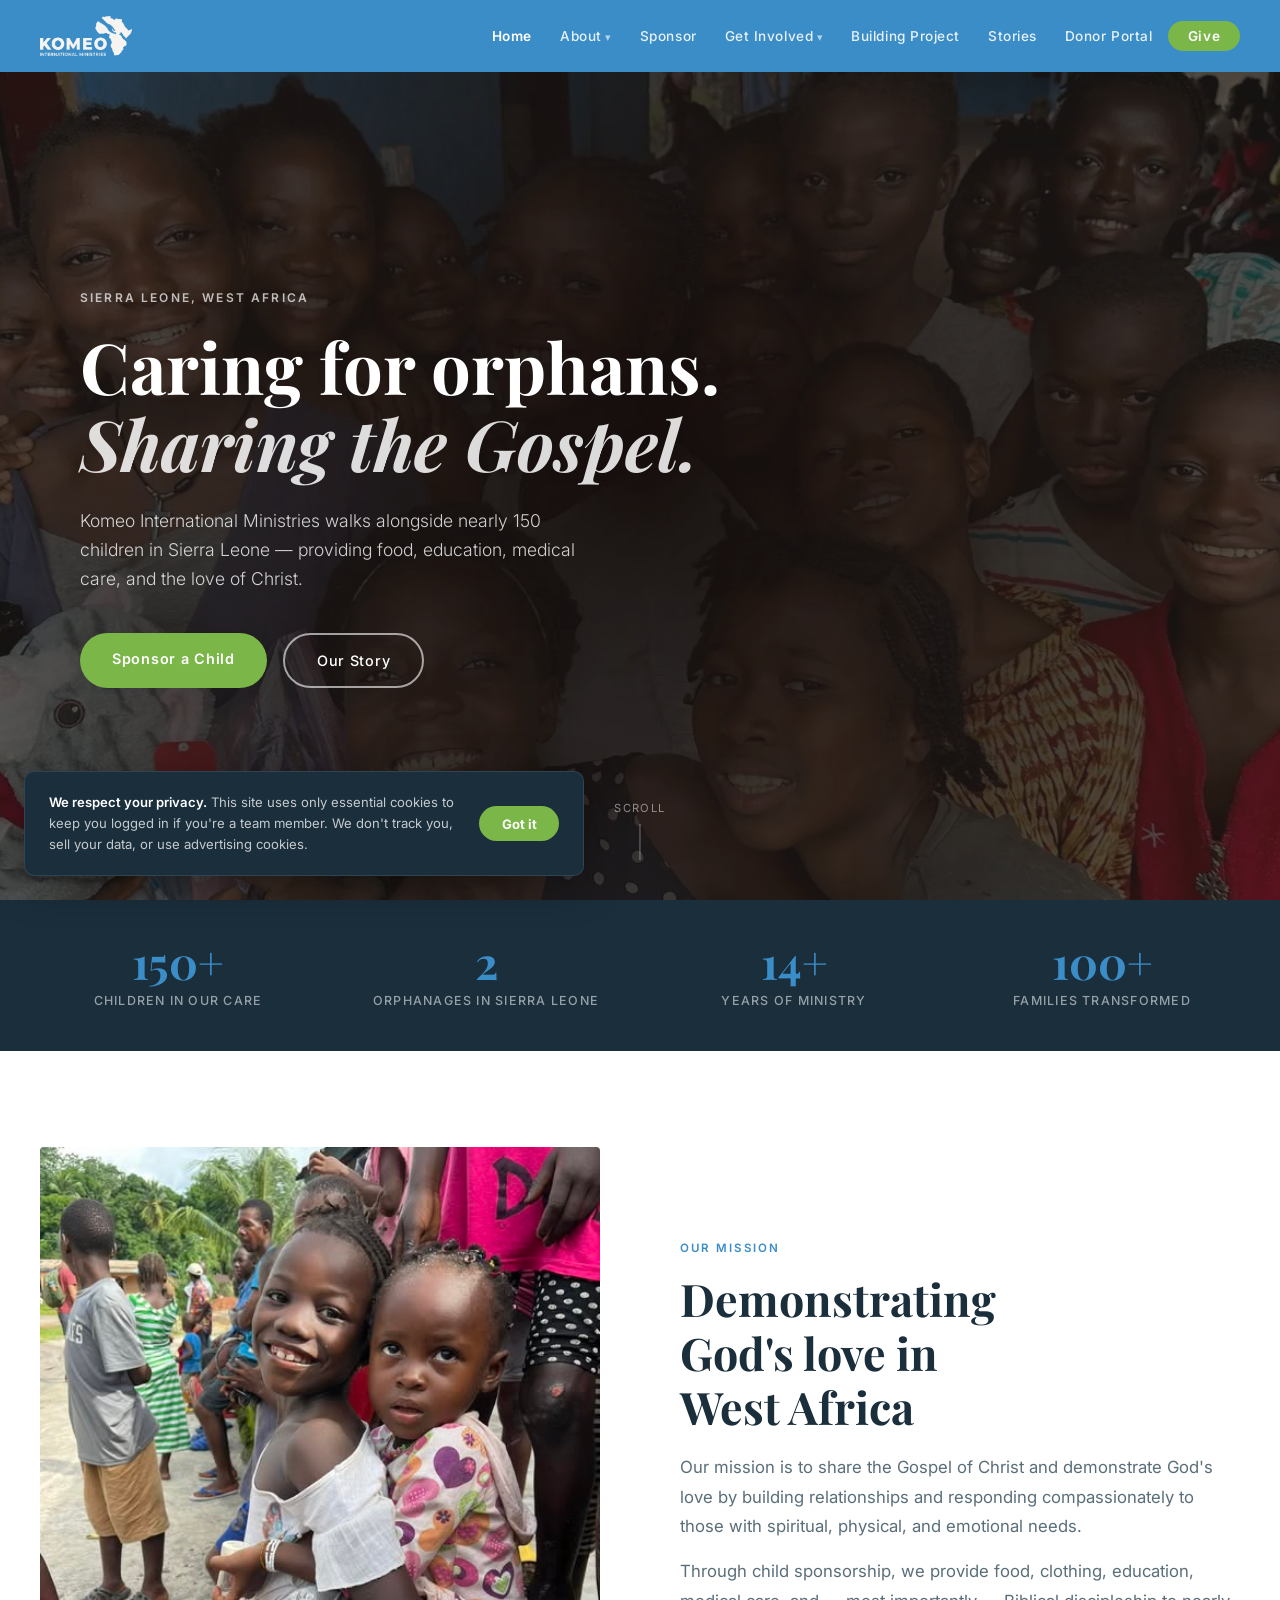
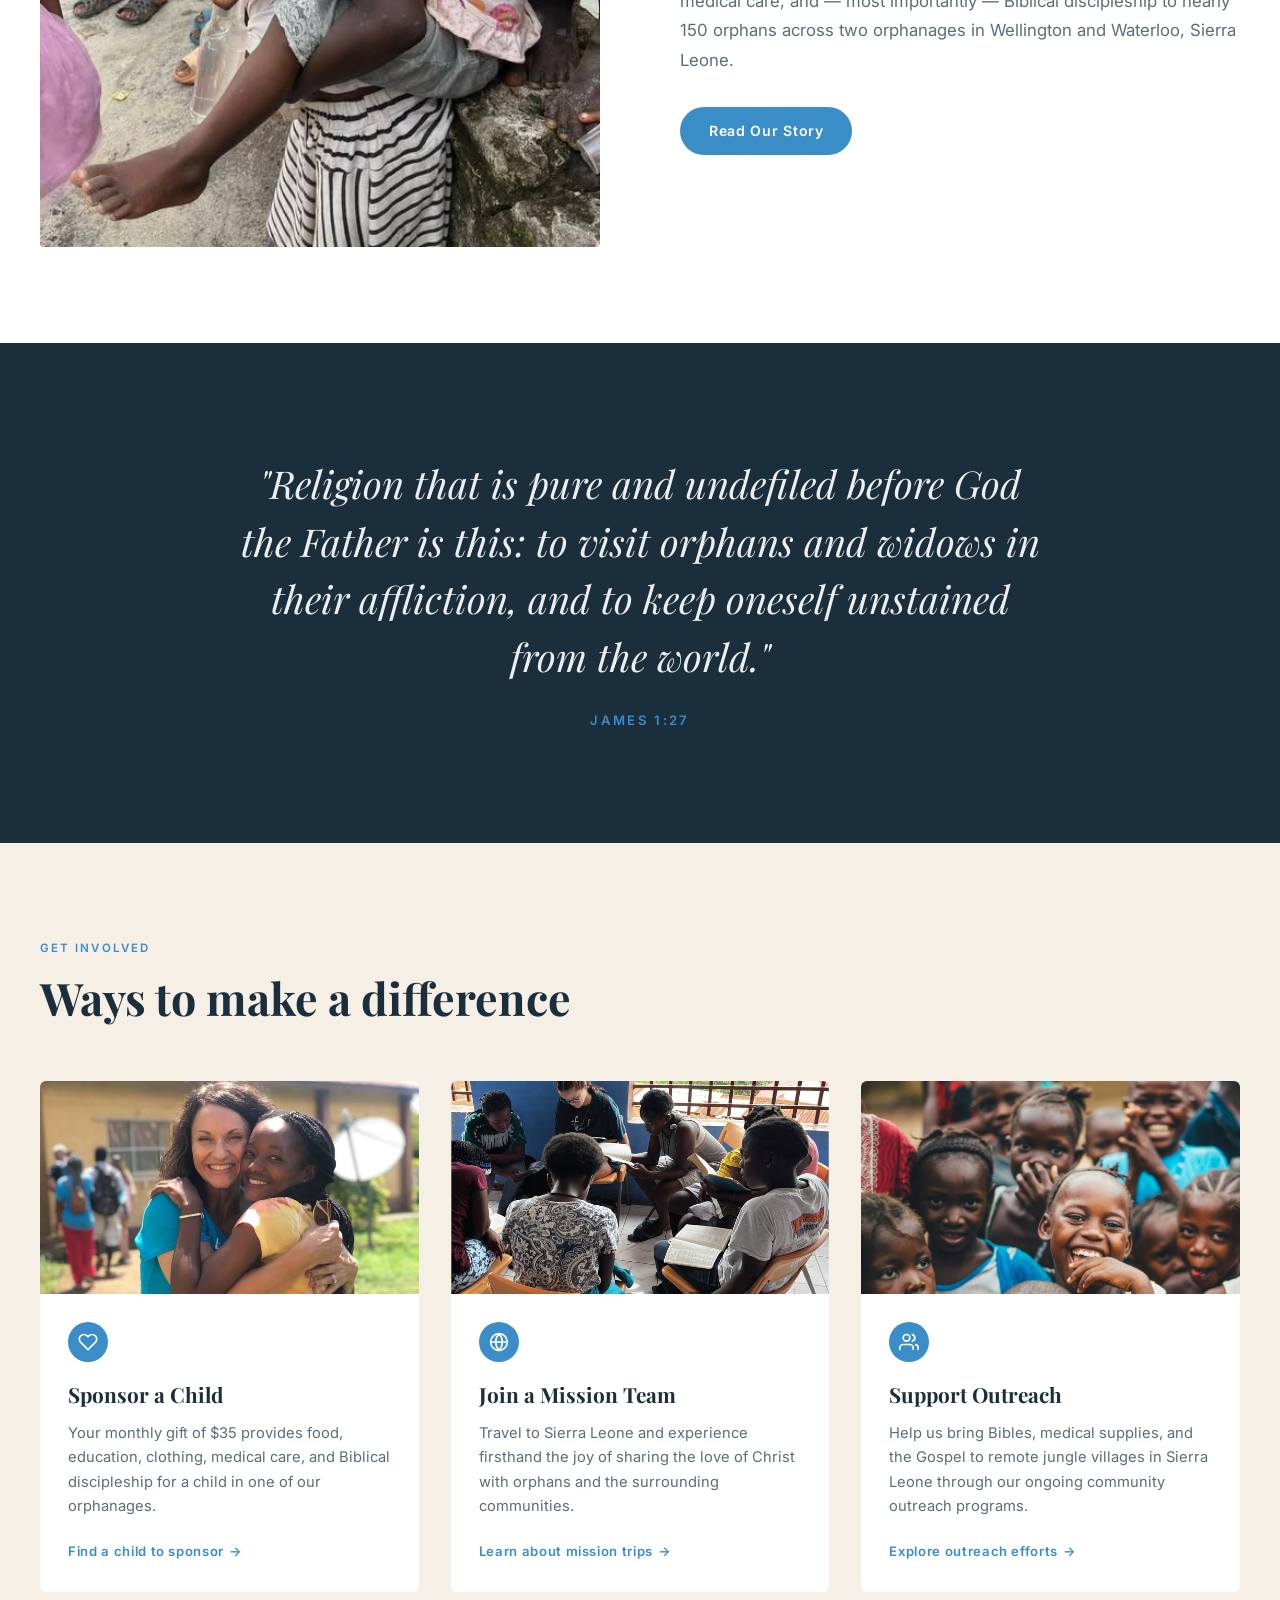
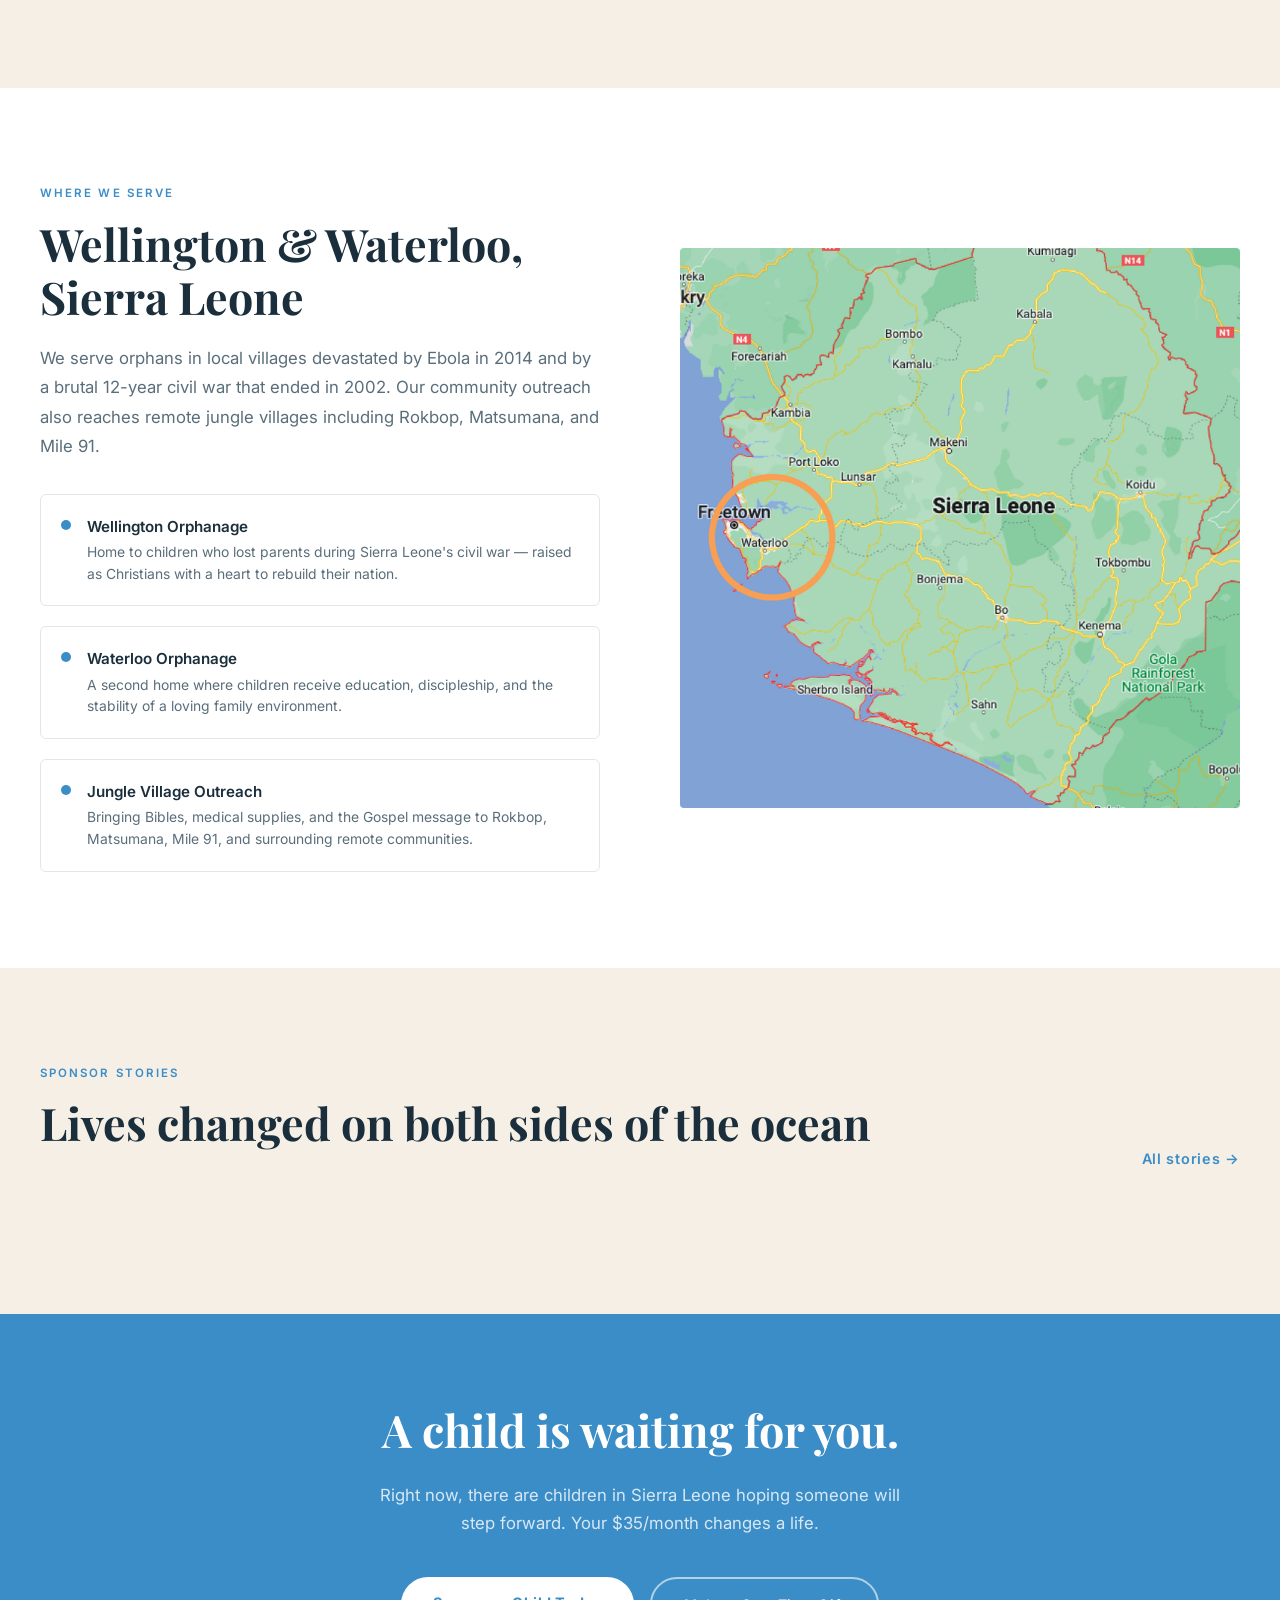
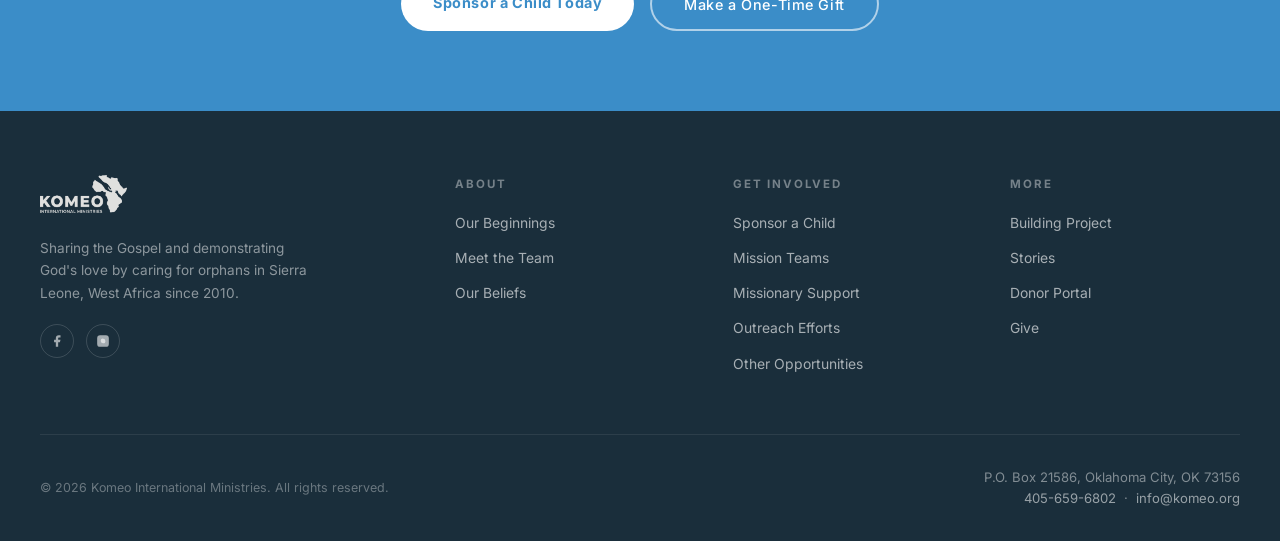
<file: index.html>
<!DOCTYPE html>
<html lang="en">
<head>
  <meta charset="UTF-8" />
  <meta name="viewport" content="width=device-width, initial-scale=1.0" />
  <title>Komeo International Ministries | Caring for Orphans in Sierra Leone</title>
  <meta name="description" content="Komeo International Ministries shares the Gospel and cares for nearly 150 orphans in Sierra Leone, West Africa through child sponsorship, mission teams, and community outreach." />
  <link rel="canonical" href="https://komeo.org/" />
  <meta property="og:type" content="website" />
  <meta property="og:url" content="https://komeo.org/" />
  <meta property="og:site_name" content="Komeo International Ministries" />
  <meta property="og:title" content="Komeo International Ministries | Caring for Orphans in Sierra Leone" />
  <meta property="og:description" content="Sponsor a child, join a mission team, or give to support orphans in Sierra Leone. Every gift goes directly to children." />
  <meta property="og:image" content="https://komeo.org/images/home-hero.webp" />
  <meta property="og:image:width" content="1200" />
  <meta property="og:image:height" content="630" />
  <meta name="twitter:card" content="summary_large_image" />
  <meta name="twitter:title" content="Komeo International Ministries | Caring for Orphans in Sierra Leone" />
  <meta name="twitter:description" content="Sponsor a child, join a mission team, or give to support orphans in Sierra Leone. Every gift goes directly to children." />
  <meta name="twitter:image" content="https://komeo.org/images/home-hero.webp" />
  <meta name="description" content="Sharing the Gospel and caring for orphans in Sierra Leone, West Africa through child sponsorship, mission teams, and community outreach." />

  <!-- Fonts -->
  <link rel="preconnect" href="https://fonts.googleapis.com" />
  <link rel="preconnect" href="https://fonts.gstatic.com" crossorigin />
  <link href="https://fonts.googleapis.com/css2?family=Playfair+Display:ital,wght@0,400;0,600;0,700;1,400;1,600&family=Inter:wght@300;400;500;600&display=swap" rel="stylesheet" />
  <link rel="stylesheet" href="/komeo.css" />

  <style>
    *, *::before, *::after { box-sizing: border-box; margin: 0; padding: 0; }

    :root {
      --sky:   #3B8DC8;
      --sky-dark: #2A6FA0;
      --deep:  #1A2E3B;
      --sand:  #F5EFE6;
      --earth: #8B6F4E;
      --lime:  #7AB648;
      --lime-dark: #5E9234;
      --white: #ffffff;
      --text:  #1A2E3B;
      --muted: #5A6E7A;
      --border: rgba(26,46,59,0.12);
      --nav-h: 72px;
    }

    html { scroll-behavior: smooth; }

    body {
      font-family: 'Inter', sans-serif;
      color: var(--text);
      background: var(--white);
      line-height: 1.6;
      -webkit-font-smoothing: antialiased;
    }

    /* ── NAV ── */
    nav {
      position: fixed;
      top: 0; left: 0; right: 0;
      height: var(--nav-h);
      background: var(--sky);
      display: flex;
      align-items: center;
      justify-content: space-between;
      padding: 0 2.5rem;
      z-index: 100;
      transition: background 0.3s;
    }

    nav.scrolled {
      background: var(--deep);
      box-shadow: 0 2px 20px rgba(0,0,0,0.2);
    }

    .nav-logo {
      display: flex;
      align-items: center;
      gap: 0.6rem;
      text-decoration: none;
    }

    .nav-logo img {
      height: 40px;
      width: auto;
    }

    .nav-links {
      display: flex;
      align-items: center;
      gap: 0.25rem;
      list-style: none;
    }

    .nav-links a {
      color: rgba(255,255,255,0.88);
      text-decoration: none;
      font-size: 0.85rem;
      font-weight: 500;
      letter-spacing: 0.04em;
      padding: 0.4rem 0.75rem;
      border-radius: 4px;
      transition: color 0.2s, background 0.2s;
      white-space: nowrap;
    }

    .nav-links a:hover { color: #fff; background: rgba(255,255,255,0.1); }

    /* Dropdown */
    .nav-dropdown {
      position: relative;
    }

    .nav-dropdown > a::after {
      content: ' ▾';
      font-size: 0.7rem;
      opacity: 0.7;
    }

    .dropdown-menu {
      display: none;
      position: absolute;
      top: 100%;
      left: 0;
      background: var(--deep);
      border-radius: 6px;
      overflow: hidden;
      min-width: 180px;
      box-shadow: 0 8px 32px rgba(0,0,0,0.22);
      padding-top: 10px;
    }
    /* Invisible bridge fills the gap so mouse doesn't lose hover */
    .nav-dropdown::after {
      content: '';
      position: absolute;
      top: 100%;
      left: 0;
      width: 100%;
      height: 10px;
    }

    .nav-dropdown:hover .dropdown-menu { display: block; }

    .dropdown-menu a {
      display: block;
      color: rgba(255,255,255,0.85) !important;
      font-size: 0.82rem !important;
      padding: 0.6rem 1rem !important;
      border-radius: 0 !important;
      border-bottom: 1px solid rgba(255,255,255,0.06);
    }

    .dropdown-menu a:last-child { border-bottom: none; }
    .dropdown-menu a:hover { background: rgba(255,255,255,0.08) !important; color: #fff !important; }

    .nav-give {
      background: var(--lime) !important;
      color: #fff !important;
      padding: 0.45rem 1.2rem !important;
      border-radius: 40px !important;
      font-weight: 600 !important;
      letter-spacing: 0.06em !important;
      transition: background 0.2s !important;
    }

    .nav-give:hover { background: var(--lime-dark) !important; }

    /* Mobile nav toggle */
    .nav-toggle {
      display: none;
      background: none;
      border: none;
      cursor: pointer;
      padding: 0.4rem;
    }

    .nav-toggle span {
      display: block;
      width: 24px;
      height: 2px;
      background: #fff;
      margin: 5px 0;
      border-radius: 2px;
      transition: all 0.3s;
    }

    /* ── HERO ── */
    .hero {
      position: relative;
      height: 100vh;
      min-height: 640px;
      display: flex;
      align-items: center;
      justify-content: flex-start;
      overflow: hidden;
    }

    .hero-bg {
      position: absolute;
      inset: 0;
      background-image: url('/images/home-hero.webp');
      background-size: cover;
      background-position: center center;
      filter: brightness(0.55);
    }

    .hero-content {
      position: relative;
      z-index: 2;
      width: 100%;
      max-width: 1200px;
      margin: 0 auto;
      padding: 0 2.5rem;
      padding-top: var(--nav-h);
    }



    .hero-eyebrow {
      display: inline-block;
      font-size: 0.75rem;
      font-weight: 600;
      letter-spacing: 0.18em;
      text-transform: uppercase;
      color: rgba(255,255,255,0.7);
      margin-bottom: 1.25rem;
    }

    .hero h1 {
      font-family: 'Playfair Display', serif;
      font-size: clamp(2.6rem, 5.5vw, 4.8rem);
      font-weight: 700;
      color: #fff;
      line-height: 1.1;
      max-width: 700px;
      margin-bottom: 1.5rem;
    }

    .hero h1 em {
      font-style: italic;
      color: rgba(255,255,255,0.85);
    }

    .hero-sub {
      font-size: 1.1rem;
      color: rgba(255,255,255,0.8);
      max-width: 520px;
      line-height: 1.65;
      margin-bottom: 2.5rem;
      font-weight: 300;
    }

    .hero-ctas {
      display: flex;
      gap: 1rem;
      flex-wrap: wrap;
    }

    .btn-primary {
      display: inline-block;
      background: var(--lime);
      color: #fff;
      text-decoration: none;
      font-size: 0.9rem;
      font-weight: 600;
      letter-spacing: 0.05em;
      padding: 0.85rem 2rem;
      border-radius: 40px;
      transition: background 0.2s, transform 0.15s;
    }

    .btn-primary:hover { background: var(--lime-dark); transform: translateY(-1px); }

    .btn-outline {
      display: inline-block;
      border: 2px solid rgba(255,255,255,0.6);
      color: #fff;
      text-decoration: none;
      font-size: 0.9rem;
      font-weight: 500;
      letter-spacing: 0.05em;
      padding: 0.85rem 2rem;
      border-radius: 40px;
      transition: border-color 0.2s, background 0.2s;
    }

    .btn-outline:hover { border-color: #fff; background: rgba(255,255,255,0.08); }

    .hero-scroll {
      position: absolute;
      bottom: 2.5rem;
      left: 50%;
      transform: translateX(-50%);
      display: flex;
      flex-direction: column;
      align-items: center;
      gap: 0.4rem;
      color: rgba(255,255,255,0.5);
      font-size: 0.7rem;
      letter-spacing: 0.12em;
      text-transform: uppercase;
      z-index: 1;
      animation: bounce 2s infinite;
    }

    .hero-scroll::after {
      content: '';
      display: block;
      width: 1px;
      height: 36px;
      background: rgba(255,255,255,0.4);
    }

    @keyframes bounce {
      0%, 100% { transform: translateX(-50%) translateY(0); }
      50% { transform: translateX(-50%) translateY(6px); }
    }

    /* ── STATS BAR ── */
    .stats-bar {
      background: var(--deep);
      padding: 2.5rem;
    }

    .stats-inner {
      max-width: 1200px;
      margin: 0 auto;
      display: grid;
      grid-template-columns: repeat(auto-fit, minmax(160px, 1fr));
      gap: 2rem;
      text-align: center;
    }

    .stat-num {
      font-family: 'Playfair Display', serif;
      font-size: 2.8rem;
      font-weight: 700;
      color: var(--sky);
      line-height: 1;
    }

    .stat-label {
      font-size: 0.78rem;
      font-weight: 500;
      letter-spacing: 0.1em;
      text-transform: uppercase;
      color: rgba(255,255,255,0.55);
      margin-top: 0.4rem;
    }

    /* ── SECTION BASE ── */
    section { padding: 6rem 2.5rem; }

    .section-inner {
      max-width: 1200px;
      margin: 0 auto;
    }

    .eyebrow {
      font-size: 0.72rem;
      font-weight: 600;
      letter-spacing: 0.18em;
      text-transform: uppercase;
      color: var(--sky);
      margin-bottom: 0.9rem;
    }

    .section-title {
      font-family: 'Playfair Display', serif;
      font-size: clamp(1.9rem, 3.5vw, 2.9rem);
      font-weight: 700;
      line-height: 1.2;
      color: var(--deep);
      margin-bottom: 1.25rem;
    }

    .section-body {
      font-size: 1.05rem;
      color: var(--muted);
      line-height: 1.75;
      max-width: 640px;
    }

    /* ── MISSION ── */
    .mission {
      background: var(--white);
    }

    .mission-grid {
      display: grid;
      grid-template-columns: 1fr 1fr;
      gap: 5rem;
      align-items: center;
    }

    .mission-img {
      position: relative;
      border-radius: 4px;
      overflow: hidden;
      aspect-ratio: 4/5;
    }

    .mission-img img {
      width: 100%;
      height: 100%;
      object-fit: cover;
      display: block;
    }

    .mission-img-accent {
      position: absolute;
      bottom: -1.5rem;
      right: -1.5rem;
      width: 55%;
      aspect-ratio: 1;
      background: var(--sky);
      opacity: 0.15;
      border-radius: 4px;
      z-index: -1;
    }

    .mission-text .section-body { max-width: 100%; }

    .mission-text .btn-sky {
      display: inline-block;
      margin-top: 2rem;
      background: var(--sky);
      color: #fff;
      text-decoration: none;
      font-size: 0.88rem;
      font-weight: 600;
      letter-spacing: 0.05em;
      padding: 0.8rem 1.8rem;
      border-radius: 40px;
      transition: background 0.2s;
    }

    .mission-text .btn-sky:hover { background: var(--sky-dark); }

    /* ── SCRIPTURE PULL ── */
    .scripture {
      background: var(--deep);
      padding: 7rem 2.5rem;
      text-align: center;
    }

    .scripture-verse {
      font-family: 'Playfair Display', serif;
      font-size: clamp(1.5rem, 3vw, 2.4rem);
      font-style: italic;
      font-weight: 400;
      color: rgba(255,255,255,0.92);
      max-width: 820px;
      margin: 0 auto 1.5rem;
      line-height: 1.5;
    }

    .scripture-ref {
      font-size: 0.82rem;
      font-weight: 600;
      letter-spacing: 0.18em;
      text-transform: uppercase;
      color: var(--sky);
    }

    /* ── HOW TO HELP ── */
    .help { background: var(--sand); }

    .help-grid {
      display: grid;
      grid-template-columns: repeat(3, 1fr);
      gap: 2rem;
      margin-top: 3.5rem;
    }

    .help-card {
      background: var(--white);
      border-radius: 6px;
      overflow: hidden;
      transition: transform 0.2s, box-shadow 0.2s;
    }

    .help-card:hover {
      transform: translateY(-4px);
      box-shadow: 0 16px 48px rgba(26,46,59,0.1);
    }

    .help-card-img {
      aspect-ratio: 16/9;
      overflow: hidden;
    }

    .help-card-img img {
      width: 100%;
      height: 100%;
      object-fit: cover;
      display: block;
      transition: transform 0.4s;
    }

    .help-card:hover .help-card-img img { transform: scale(1.04); }

    .help-card-body {
      padding: 1.75rem;
    }

    .help-card-icon {
      width: 40px;
      height: 40px;
      background: var(--sky);
      border-radius: 50%;
      display: flex;
      align-items: center;
      justify-content: center;
      margin-bottom: 1rem;
    }

    .help-card-icon svg {
      width: 20px;
      height: 20px;
      stroke: #fff;
      fill: none;
      stroke-width: 2;
      stroke-linecap: round;
      stroke-linejoin: round;
    }

    .help-card h3 {
      font-family: 'Playfair Display', serif;
      font-size: 1.3rem;
      font-weight: 700;
      color: var(--deep);
      margin-bottom: 0.6rem;
    }

    .help-card p {
      font-size: 0.92rem;
      color: var(--muted);
      line-height: 1.65;
      margin-bottom: 1.25rem;
    }

    .card-link {
      font-size: 0.82rem;
      font-weight: 600;
      letter-spacing: 0.05em;
      color: var(--sky);
      text-decoration: none;
      display: inline-flex;
      align-items: center;
      gap: 0.3rem;
      transition: gap 0.2s;
    }

    .card-link:hover { gap: 0.55rem; }
    .card-link::after { content: '→'; }

    /* ── WHERE WE SERVE ── */
    .where {
      background: var(--white);
    }

    .where-grid {
      display: grid;
      grid-template-columns: 1fr 1fr;
      gap: 5rem;
      align-items: center;
    }

    .where-img img {
      width: 100%;
      border-radius: 4px;
      display: block;
    }

    .where-locations {
      display: flex;
      flex-direction: column;
      gap: 1.25rem;
      margin-top: 2rem;
    }

    .location-item {
      display: flex;
      align-items: flex-start;
      gap: 1rem;
      padding: 1.25rem;
      border: 1px solid var(--border);
      border-radius: 6px;
    }

    .location-dot {
      width: 10px;
      height: 10px;
      min-width: 10px;
      background: var(--sky);
      border-radius: 50%;
      margin-top: 5px;
    }

    .location-item h4 {
      font-weight: 600;
      font-size: 0.95rem;
      color: var(--deep);
      margin-bottom: 0.2rem;
    }

    .location-item p {
      font-size: 0.87rem;
      color: var(--muted);
      line-height: 1.55;
    }

    /* ── TESTIMONIALS ── */
    .testimonials { background: var(--sand); }

    .testimonials-header {
      display: flex;
      justify-content: space-between;
      align-items: flex-end;
      margin-bottom: 3rem;
      flex-wrap: wrap;
      gap: 1rem;
    }

    .testimonial-grid {
      display: grid;
      grid-template-columns: repeat(2, 1fr);
      gap: 2rem;
    }

    .testimonial-card {
      background: var(--white);
      border-radius: 6px;
      padding: 2rem;
      position: relative;
    }

    .testimonial-card::before {
      content: '\201C';
      font-family: 'Playfair Display', serif;
      font-size: 5rem;
      color: var(--sky);
      opacity: 0.18;
      position: absolute;
      top: 0.5rem;
      left: 1.25rem;
      line-height: 1;
    }

    .testimonial-card p {
      font-size: 0.95rem;
      color: var(--muted);
      line-height: 1.75;
      margin-bottom: 1.5rem;
      position: relative;
      z-index: 1;
    }

    .testimonial-author {
      display: flex;
      align-items: center;
      gap: 0.75rem;
    }

    .author-avatar {
      width: 42px;
      height: 42px;
      border-radius: 50%;
      background: var(--sky);
      display: flex;
      align-items: center;
      justify-content: center;
      font-size: 0.85rem;
      font-weight: 600;
      color: #fff;
      flex-shrink: 0;
    }

    .author-name {
      font-weight: 600;
      font-size: 0.88rem;
      color: var(--deep);
    }

    .author-role {
      font-size: 0.78rem;
      color: var(--muted);
    }

    /* ── STORIES ── */
    .stories { background: var(--white); }

    .stories-grid {
      display: grid;
      grid-template-columns: repeat(3, 1fr);
      gap: 2rem;
      margin-top: 3rem;
    }

    .story-card {
      text-decoration: none;
      display: block;
    }

    .story-img {
      aspect-ratio: 3/2;
      overflow: hidden;
      border-radius: 4px;
      margin-bottom: 1.25rem;
    }

    .story-img img {
      width: 100%;
      height: 100%;
      object-fit: cover;
      display: block;
      transition: transform 0.4s;
    }

    .story-card:hover .story-img img { transform: scale(1.04); }

    .story-tag {
      font-size: 0.7rem;
      font-weight: 600;
      letter-spacing: 0.14em;
      text-transform: uppercase;
      color: var(--sky);
      margin-bottom: 0.4rem;
    }

    .story-title {
      font-family: 'Playfair Display', serif;
      font-size: 1.15rem;
      font-weight: 700;
      color: var(--deep);
      line-height: 1.35;
      margin-bottom: 0.5rem;
    }

    .story-excerpt {
      font-size: 0.88rem;
      color: var(--muted);
      line-height: 1.6;
    }

    /* ── CTA BANNER ── */
    .cta-banner {
      background: var(--sky);
      padding: 5rem 2.5rem;
      text-align: center;
    }

    .cta-banner h2 {
      font-family: 'Playfair Display', serif;
      font-size: clamp(1.8rem, 3.5vw, 2.8rem);
      color: #fff;
      margin-bottom: 1rem;
    }

    .cta-banner p {
      font-size: 1.05rem;
      color: rgba(255,255,255,0.8);
      max-width: 540px;
      margin: 0 auto 2.5rem;
      line-height: 1.65;
    }

    .cta-buttons {
      display: flex;
      gap: 1rem;
      justify-content: center;
      flex-wrap: wrap;
    }

    .btn-white {
      display: inline-block;
      background: #fff;
      color: var(--sky);
      text-decoration: none;
      font-size: 0.9rem;
      font-weight: 700;
      letter-spacing: 0.04em;
      padding: 0.85rem 2rem;
      border-radius: 40px;
      transition: background 0.2s, transform 0.15s;
    }

    .btn-white:hover { background: var(--sand); transform: translateY(-1px); }

    .btn-outline-white {
      display: inline-block;
      border: 2px solid rgba(255,255,255,0.6);
      color: #fff;
      text-decoration: none;
      font-size: 0.9rem;
      font-weight: 500;
      letter-spacing: 0.04em;
      padding: 0.85rem 2rem;
      border-radius: 40px;
      transition: border-color 0.2s;
    }

    .btn-outline-white:hover { border-color: #fff; }

    /* ── FOOTER ── */
    footer {
      background: var(--deep);
      padding: 4rem 2.5rem 2rem;
    }

    .footer-inner {
      max-width: 1200px;
      margin: 0 auto;
    }

    .footer-grid {
      display: grid;
      grid-template-columns: 1.6fr 1fr 1fr 1fr;
      gap: 3rem;
      margin-bottom: 3rem;
    }

    .footer-brand img {
      height: 38px;
      width: auto;
      margin-bottom: 1rem;
      opacity: 0.9;
    }

    .footer-brand p {
      font-size: 0.85rem;
      color: rgba(255,255,255,0.5);
      line-height: 1.65;
      max-width: 280px;
      margin-bottom: 1.25rem;
    }

    .footer-social {
      display: flex;
      gap: 0.75rem;
    }

    .footer-social a {
      width: 34px;
      height: 34px;
      border: 1px solid rgba(255,255,255,0.15);
      border-radius: 50%;
      display: flex;
      align-items: center;
      justify-content: center;
      transition: border-color 0.2s, background 0.2s;
    }

    .footer-social a:hover { border-color: var(--sky); background: rgba(59,141,200,0.15); }

    .footer-social svg {
      width: 14px;
      height: 14px;
      fill: rgba(255,255,255,0.6);
    }

    .footer-col h5 {
      font-size: 0.72rem;
      font-weight: 700;
      letter-spacing: 0.16em;
      text-transform: uppercase;
      color: rgba(255,255,255,0.4);
      margin-bottom: 1rem;
    }

    .footer-col ul { list-style: none; }

    .footer-col ul li { margin-bottom: 0.6rem; }

    .footer-col ul a {
      font-size: 0.87rem;
      color: rgba(255,255,255,0.62);
      text-decoration: none;
      transition: color 0.2s;
    }

    .footer-col ul a:hover { color: #fff; }

    .footer-bottom {
      border-top: 1px solid rgba(255,255,255,0.08);
      padding-top: 2rem;
      display: flex;
      justify-content: space-between;
      align-items: center;
      flex-wrap: wrap;
      gap: 1rem;
    }

    .footer-bottom p {
      font-size: 0.78rem;
      color: rgba(255,255,255,0.35);
    }

    .footer-contact {
      font-size: 0.82rem;
      color: rgba(255,255,255,0.45);
      text-align: right;
      line-height: 1.6;
    }

    .footer-contact a {
      color: rgba(255,255,255,0.55);
      text-decoration: none;
      transition: color 0.2s;
    }

    .footer-contact a:hover { color: #fff; }

    /* ── MOBILE ── */
    @media (max-width: 900px) {
      nav { padding: 0 1.5rem; }
      .nav-toggle { display: block; }

      /* Hide desktop links */
      .nav-links { display: none; }

      /* Full screen drawer */
      .nav-links.open {
        display: flex;
        flex-direction: column;
        align-items: flex-start;
        position: fixed;
        top: var(--nav-h);
        left: 0; right: 0; bottom: 0;
        background: var(--deep);
        overflow-y: auto;
        padding: 0.75rem 1.75rem 3rem;
        gap: 0;
      }

      /* Top-level items */
      .nav-links.open > li {
        width: 100%;
        border-bottom: 1px solid rgba(255,255,255,0.08);
      }
      .nav-links.open > li:last-child {
        border-bottom: none;
      }
      .nav-links.open > li > a {
        display: flex !important;
        align-items: center;
        justify-content: space-between;
        width: 100%;
        padding: 0.9rem 0 !important;
        font-size: 0.88rem !important;
        font-weight: 500 !important;
        letter-spacing: 0.03em !important;
        color: rgba(255,255,255,0.72) !important;
        border-radius: 0 !important;
        background: none !important;
        text-align: left !important;
      }
      .nav-links.open > li > a:hover {
        color: #fff !important;
        background: none !important;
      }

      /* Dropdown arrow */
      .nav-links.open .nav-dropdown > a::after {
        content: '+' !important;
        font-size: 1rem !important;
        font-weight: 300;
        opacity: 0.45;
        font-style: normal;
        flex-shrink: 0;
        margin-left: 0.75rem;
      }
      .nav-links.open .nav-dropdown.open > a::after {
        content: '−' !important;
      }
      .nav-links.open .nav-dropdown.open > a {
        color: #fff !important;
      }

      /* Submenu - hidden by default */
      .nav-links.open .dropdown-menu {
        display: none !important;
        position: static !important;
        box-shadow: none !important;
        background: transparent !important;
        border-radius: 0 !important;
        padding: 0 0 0.5rem 0.75rem !important;
        margin: 0 !important;
      }
      /* Show when parent has .open - must beat hover rule */
      .nav-links.open .nav-dropdown.open > .dropdown-menu {
        display: block !important;
      }

      .nav-links.open .dropdown-menu a {
        display: block !important;
        padding: 0.6rem 0 !important;
        font-size: 0.8rem !important;
        font-weight: 400 !important;
        color: rgba(255,255,255,0.42) !important;
        border-bottom: 1px solid rgba(255,255,255,0.05) !important;
        border-radius: 0 !important;
        background: transparent !important;
        text-align: left !important;
      }
      .nav-links.open .dropdown-menu a:last-child {
        border-bottom: none !important;
        padding-bottom: 0.75rem !important;
      }
      .nav-links.open .dropdown-menu a:hover {
        color: rgba(255,255,255,0.75) !important;
        background: transparent !important;
      }

      /* Give button */
      .nav-links.open .nav-give {
        display: inline-block !important;
        margin-top: 1.25rem !important;
        padding: 0.7rem 1.75rem !important;
        border-radius: 40px !important;
        text-align: left !important;
        align-self: flex-start !important;
        border-bottom: none !important;
        font-size: 0.85rem !important;
        font-weight: 700 !important;
        width: auto !important;
        background: var(--lime) !important;
        color: #fff !important;
        letter-spacing: 0.06em !important;
      }
      .nav-links.open > li:has(.nav-give) {
        border-bottom: none !important;
      }
    }



    @media (max-width: 600px) {
      .hero-ctas {
        flex-direction: row !important;
        flex-wrap: nowrap !important;
        gap: 0.75rem;
      }
      .btn-primary, .btn-outline {
        font-size: 0.82rem !important;
        padding: 0.75rem 1.25rem !important;
        white-space: nowrap;
      }
      .hero-scroll {
        bottom: 1rem;
      }
    }

    @media (max-width: 540px) {
      .footer-grid { grid-template-columns: 1fr; }
      .stats-inner { grid-template-columns: 1fr 1fr; }
      .hero h1 { font-size: 2.4rem; }
    }

    /* ── MOBILE CONTENT FIXES ── */
    @media (max-width: 768px) {

      /* Mission section - stack vertically */
      .mission-grid {
        grid-template-columns: 1fr !important;
        gap: 2rem !important;
        padding: 3rem 1.5rem !important;
      }
      .mission-img {
        aspect-ratio: 16/9 !important;
        order: -1;
      }
      .mission-img img { object-position: top !important; }
      .mission-img-accent { display: none; }

      /* Help/Get Involved cards - stack to 1 column */
      .help-grid {
        grid-template-columns: 1fr !important;
        gap: 1.5rem !important;
      }

      /* Where We Serve - stack vertically */
      .where-grid {
        grid-template-columns: 1fr !important;
        gap: 2rem !important;
        padding: 3rem 1.5rem !important;
      }

      /* Testimonials - stack to 1 column */
      .testimonial-grid {
        grid-template-columns: 1fr !important;
        gap: 1.5rem !important;
      }

      /* Section padding */
      section { padding: 3.5rem 1.5rem !important; }

      /* Stats bar */
      .stats-inner {
        grid-template-columns: 1fr 1fr !important;
        gap: 1.5rem !important;
      }
    }
  </style>
  <script type="application/ld+json">
  {
    "@context": "https://schema.org",
    "@type": "NGO",
    "name": "Komeo International Ministries",
    "alternateName": "Komeo",
    "url": "https://komeo.org",
    "logo": "https://komeo.org/images/Komeo_Logo_White.webp",
    "description": "Komeo International Ministries shares the Gospel and cares for nearly 150 orphans in Sierra Leone, West Africa through child sponsorship, mission teams, and community outreach.",
    "foundingDate": "2010",
    "address": {
      "@type": "PostalAddress",
      "addressLocality": "Oklahoma City",
      "addressRegion": "OK",
      "postalCode": "73156",
      "addressCountry": "US",
      "postOfficeBoxNumber": "21586"
    },
    "contactPoint": {
      "@type": "ContactPoint",
      "telephone": "+1-405-659-6802",
      "email": "info@komeo.org",
      "contactType": "General Inquiry"
    },
    "sameAs": [
      "https://www.facebook.com/KomeoInternational",
      "https://www.instagram.com/komeoministries/"
    ],
    "areaServed": {
      "@type": "Country",
      "name": "Sierra Leone"
    },
    "knowsAbout": [
      "Child sponsorship",
      "Orphan care",
      "Christian missions",
      "Sierra Leone"
    ],
    "nonprofitStatus": "Nonprofit501c3"
  }
  </script>
</head>
<body>

  <!-- HERO -->
  <section class="hero">
    <div class="hero-bg"></div>
    <div class="hero-content">
      <span class="hero-eyebrow">Sierra Leone, West Africa</span>
      <h1>Caring for orphans.<br><em>Sharing the Gospel.</em></h1>
      <p class="hero-sub">Komeo International Ministries walks alongside nearly 150 children in Sierra Leone — providing food, education, medical care, and the love of Christ.</p>
      <div class="hero-ctas">
        <a href="sponsor.html" class="btn-primary">Sponsor a Child</a>
        <a href="our-beginnings.html" class="btn-outline">Our Story</a>
      </div>
    </div>
    <div class="hero-scroll">Scroll</div>
  </section>

  <!-- STATS BAR -->
  <div class="stats-bar">
    <div class="stats-inner" id="statsBar">
      <div><div class="stat-num">150+</div><div class="stat-label">Children in our care</div></div>
      <div><div class="stat-num">2</div><div class="stat-label">Orphanages in Sierra Leone</div></div>
      <div><div class="stat-num">14+</div><div class="stat-label">Years of ministry</div></div>
      <div><div class="stat-num">100+</div><div class="stat-label">Families transformed</div></div>
    </div>
  </div>

  <!-- MISSION -->
  <section class="mission">
    <div class="section-inner mission-grid">
      <div class="mission-img">
        <img
          src="images/718206582_1006849348397121_8397654373492135757_n.jpg"
          alt="Children at Komeo orphanage"
          loading="lazy"
        />
        <div class="mission-img-accent"></div>
      </div>

      <div class="mission-text">
        <p class="eyebrow">Our Mission</p>
        <h2 class="section-title">Demonstrating<br>God's love in<br>West Africa</h2>
        <p class="section-body">
          Our mission is to share the Gospel of Christ and demonstrate God's love by building relationships and responding compassionately to those with spiritual, physical, and emotional needs.
        </p>
        <p class="section-body" style="margin-top: 1rem;">
          Through child sponsorship, we provide food, clothing, education, medical care, and — most importantly — Biblical discipleship to nearly 150 orphans across two orphanages in Wellington and Waterloo, Sierra Leone.
        </p>
        <a href="our-beginnings.html" class="btn-sky">Read Our Story</a>
      </div>
    </div>
  </section>

  <!-- SCRIPTURE -->
  <div class="scripture">
    <p class="scripture-verse">
      "Religion that is pure and undefiled before God the Father is this: to visit orphans and widows in their affliction, and to keep oneself unstained from the world."
    </p>
    <p class="scripture-ref">James 1:27</p>
  </div>

  <!-- HOW TO HELP -->
  <section class="help">
    <div class="section-inner">
      <p class="eyebrow">Get Involved</p>
      <h2 class="section-title">Ways to make a difference</h2>

      <div class="help-grid">

        <div class="help-card">
          <div class="help-card-img">
            <img src="images/200195451_10225370021821042_6524249279042670106_n.webp" alt="Child sponsorship" loading="lazy" style="object-position: top;" />
          </div>
          <div class="help-card-body">
            <div class="help-card-icon">
              <svg viewBox="0 0 24 24"><path d="M20.84 4.61a5.5 5.5 0 0 0-7.78 0L12 5.67l-1.06-1.06a5.5 5.5 0 0 0-7.78 7.78l1.06 1.06L12 21.23l7.78-7.78 1.06-1.06a5.5 5.5 0 0 0 0-7.78z"/></svg>
            </div>
            <h3>Sponsor a Child</h3>
            <p>Your monthly gift of $35 provides food, education, clothing, medical care, and Biblical discipleship for a child in one of our orphanages.</p>
            <a href="sponsor.html" class="card-link">Find a child to sponsor</a>
          </div>
        </div>

        <div class="help-card">
          <div class="help-card-img">
            <img src="images/Website+Photos+-+Mission+Teams+Page-01.webp" alt="Mission teams" loading="lazy" />
          </div>
          <div class="help-card-body">
            <div class="help-card-icon">
              <svg viewBox="0 0 24 24"><circle cx="12" cy="12" r="10"/><line x1="2" y1="12" x2="22" y2="12"/><path d="M12 2a15.3 15.3 0 0 1 4 10 15.3 15.3 0 0 1-4 10 15.3 15.3 0 0 1-4-10 15.3 15.3 0 0 1 4-10z"/></svg>
            </div>
            <h3>Join a Mission Team</h3>
            <p>Travel to Sierra Leone and experience firsthand the joy of sharing the love of Christ with orphans and the surrounding communities.</p>
            <a href="mission-teams.html" class="card-link">Learn about mission trips</a>
          </div>
        </div>

        <div class="help-card">
          <div class="help-card-img">
            <img src="images/annie-spratt-cVEOh_JJmEE-unsplash.jpg" alt="Outreach efforts" loading="lazy" />
          </div>
          <div class="help-card-body">
            <div class="help-card-icon">
              <svg viewBox="0 0 24 24"><path d="M17 21v-2a4 4 0 0 0-4-4H5a4 4 0 0 0-4 4v2"/><circle cx="9" cy="7" r="4"/><path d="M23 21v-2a4 4 0 0 0-3-3.87"/><path d="M16 3.13a4 4 0 0 1 0 7.75"/></svg>
            </div>
            <h3>Support Outreach</h3>
            <p>Help us bring Bibles, medical supplies, and the Gospel to remote jungle villages in Sierra Leone through our ongoing community outreach programs.</p>
            <a href="outreach-efforts.html" class="card-link">Explore outreach efforts</a>
          </div>
        </div>

      </div>
    </div>
  </section>

  <!-- WHERE WE SERVE -->
  <section class="where">
    <div class="section-inner where-grid">
      <div class="where-text">
        <p class="eyebrow">Where We Serve</p>
        <h2 class="section-title">Wellington & Waterloo, Sierra Leone</h2>
        <p class="section-body">We serve orphans in local villages devastated by Ebola in 2014 and by a brutal 12-year civil war that ended in 2002. Our community outreach also reaches remote jungle villages including Rokbop, Matsumana, and Mile 91.</p>

        <div class="where-locations">
          <div class="location-item">
            <div class="location-dot"></div>
            <div>
              <h4>Wellington Orphanage</h4>
              <p>Home to children who lost parents during Sierra Leone's civil war — raised as Christians with a heart to rebuild their nation.</p>
            </div>
          </div>
          <div class="location-item">
            <div class="location-dot"></div>
            <div>
              <h4>Waterloo Orphanage</h4>
              <p>A second home where children receive education, discipleship, and the stability of a loving family environment.</p>
            </div>
          </div>
          <div class="location-item">
            <div class="location-dot"></div>
            <div>
              <h4>Jungle Village Outreach</h4>
              <p>Bringing Bibles, medical supplies, and the Gospel message to Rokbop, Matsumana, Mile 91, and surrounding remote communities.</p>
            </div>
          </div>
        </div>
      </div>

      <div class="where-img">
        <img
          src="images/Where+We+Serve+-+Website-01.webp"
          alt="Map of where Komeo serves in Sierra Leone"
          loading="lazy"
        />
      </div>
    </div>
  </section>

  <!-- TESTIMONIALS -->
  <section class="testimonials">
    <div class="section-inner">
      <div class="testimonials-header">
        <div>
          <p class="eyebrow">Sponsor Stories</p>
          <h2 class="section-title">Lives changed on both sides of the ocean</h2>
        </div>
        <a href="stories.html" class="card-link" style="font-size: 0.9rem;">All stories</a>
      </div>

      <div class="testimonial-grid" id="testimonialsGrid">
        <!-- loaded from Supabase -->
      </div>
    </div>
  </section>

  <!-- CTA BANNER -->
  <div class="cta-banner">
    <div class="section-inner" style="padding: 0;">
      <h2>A child is waiting for you.</h2>
      <p>Right now, there are children in Sierra Leone hoping someone will step forward. Your $35/month changes a life.</p>
      <div class="cta-buttons">
        <a href="sponsor.html" class="btn-white">Sponsor a Child Today</a>
        <a href="give.html" class="btn-outline-white">Make a One-Time Gift</a>
      </div>
    </div>
  </div>



  <script>
    const SB = 'https://mnyarbqxyynysoqiwtnh.supabase.co';
    const KEY = 'eyJhbGciOiJIUzI1NiIsInR5cCI6IkpXVCJ9.eyJpc3MiOiJzdXBhYmFzZSIsInJlZiI6Im1ueWFyYnF4eXlueXNvcWl3dG5oIiwicm9sZSI6ImFub24iLCJpYXQiOjE3ODEwNzI3NjYsImV4cCI6MjA5NjY0ODc2Nn0.0Yi-nTtH6EWh66afXhW1dpeGezwEn8JMRALgG_pk9DY';

    async function sbGet(table, query = '') {
      const res = await fetch(`${SB}/rest/v1/${table}?${query}`, {
        headers: { 'apikey': KEY, 'Authorization': `Bearer ${KEY}` }
      });
      return res.json();
    }

    // Load stats
    async function loadStats() {
      try {
        const rows = await sbGet('komeo_stats', 'order=sort_order.asc');
        if (!rows.length) return;
        document.getElementById('statsBar').innerHTML = rows.map(r => `
          <div>
            <div class="stat-num">${r.value}</div>
            <div class="stat-label">${r.label}</div>
          </div>`).join('');
      } catch(e) { console.warn('Stats load failed', e); }
    }

    // Load testimonials
    async function loadTestimonials() {
      try {
        const rows = await sbGet('komeo_testimonials', 'published=eq.true&order=sort_order.asc');
        if (!rows.length) return;
        document.getElementById('testimonialsGrid').innerHTML = rows.map(r => `
          <div class="testimonial-card">
            <p>"${r.quote}"</p>
            <div class="testimonial-author">
              <div class="author-avatar" style="${r.image_url ? `background:transparent;padding:0;overflow:hidden;` : ''}">
                ${r.image_url
                  ? `<img src="${r.image_url}" alt="${r.author_name}" style="width:100%;height:100%;object-fit:cover;border-radius:50%;" />`
                  : (r.author_initials || r.author_name.split(' ').map(n=>n[0]).join('').slice(0,2))}
              </div>
              <div>
                <div class="author-name">${r.author_name}</div>
                <div class="author-role">${r.author_role || ''}</div>
              </div>
            </div>
          </div>`).join('');
      } catch(e) { console.warn('Testimonials load failed', e); }
    }

    loadStats();
    loadTestimonials();
  </script>
  <script src="/admin-trigger.js"></script>

  <!-- COOKIE NOTICE -->
  <div id="cookieNotice" style="display:none;position:fixed;bottom:1.5rem;left:1.5rem;z-index:9999;width:calc(100% - 3rem);max-width:560px;background:var(--deep);border:1px solid rgba(255,255,255,0.1);border-radius:10px;padding:1.25rem 1.5rem;box-shadow:0 8px 40px rgba(0,0,0,0.35);align-items:center;gap:1.25rem;flex-wrap:wrap;font-family:'Inter',sans-serif;">
    <div style="flex:1;min-width:200px;">
      <p style="font-size:0.82rem;color:rgba(255,255,255,0.75);line-height:1.6;margin:0;">
        <strong style="color:#fff;font-weight:600;">We respect your privacy.</strong> This site uses only essential cookies to keep you logged in if you're a team member. We don't track you, sell your data, or use advertising cookies.
      </p>
    </div>
    <button onclick="dismissCookie()" style="flex-shrink:0;background:var(--lime);color:#fff;border:none;border-radius:40px;padding:0.6rem 1.4rem;font-size:0.82rem;font-weight:700;cursor:pointer;font-family:inherit;white-space:nowrap;">Got it</button>
  </div>

  <script>
    (function() {
      const MONTH = 30 * 24 * 60 * 60 * 1000;
      const last = localStorage.getItem('komeo_cookie_ok');
      const lastNum = parseInt(last);
      // Show if never dismissed, or if timestamp is old, but NOT if stored as '1' (old format)
      const shouldShow = !last || (last !== '1' && !isNaN(lastNum) && (Date.now() - lastNum) > MONTH);
      if (shouldShow) {
        document.getElementById('cookieNotice').style.display = 'flex';
      }
    })();
    function dismissCookie() {
      localStorage.setItem('komeo_cookie_ok', Date.now().toString());
      const el = document.getElementById('cookieNotice');
      el.style.opacity = '0';
      el.style.transition = 'opacity 0.3s';
      setTimeout(() => el.style.display = 'none', 300);
    }
  </script>

  <script src="/komeo.js"></script>
</body>
</html>
</file>
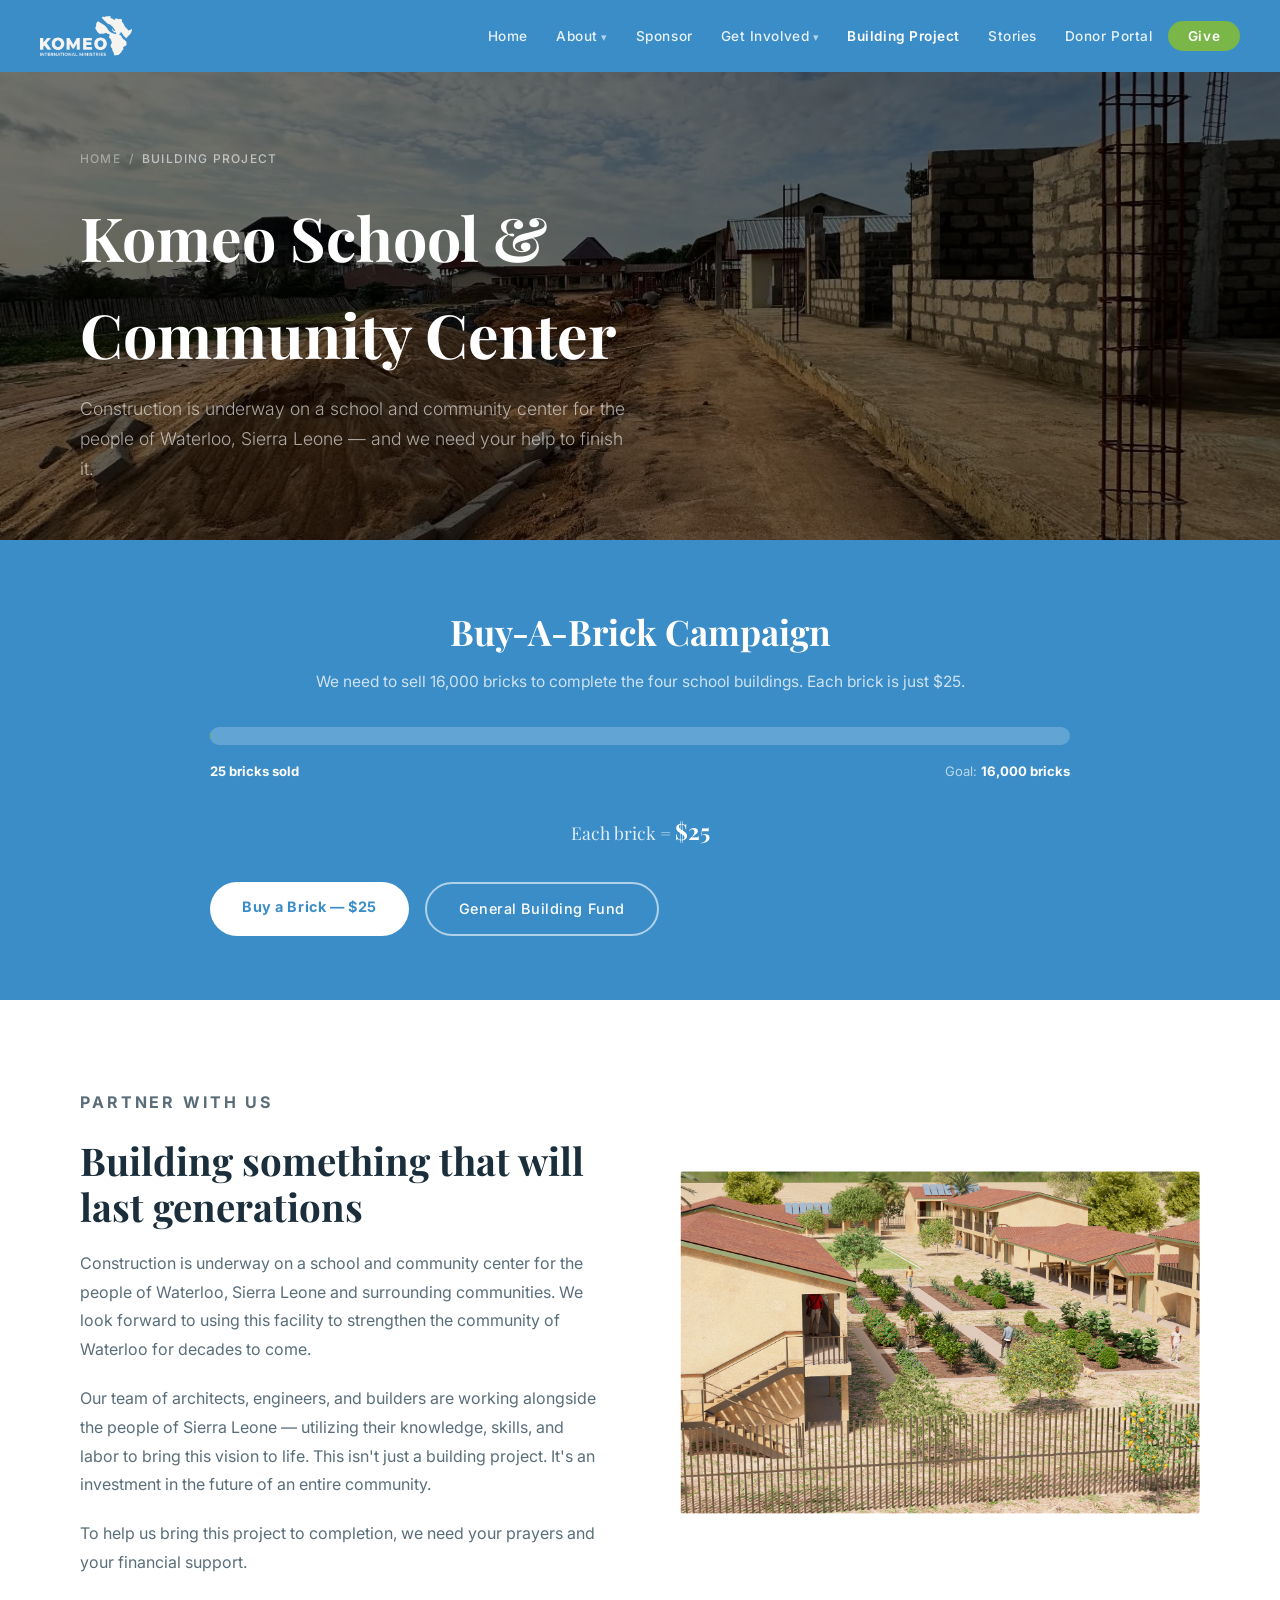
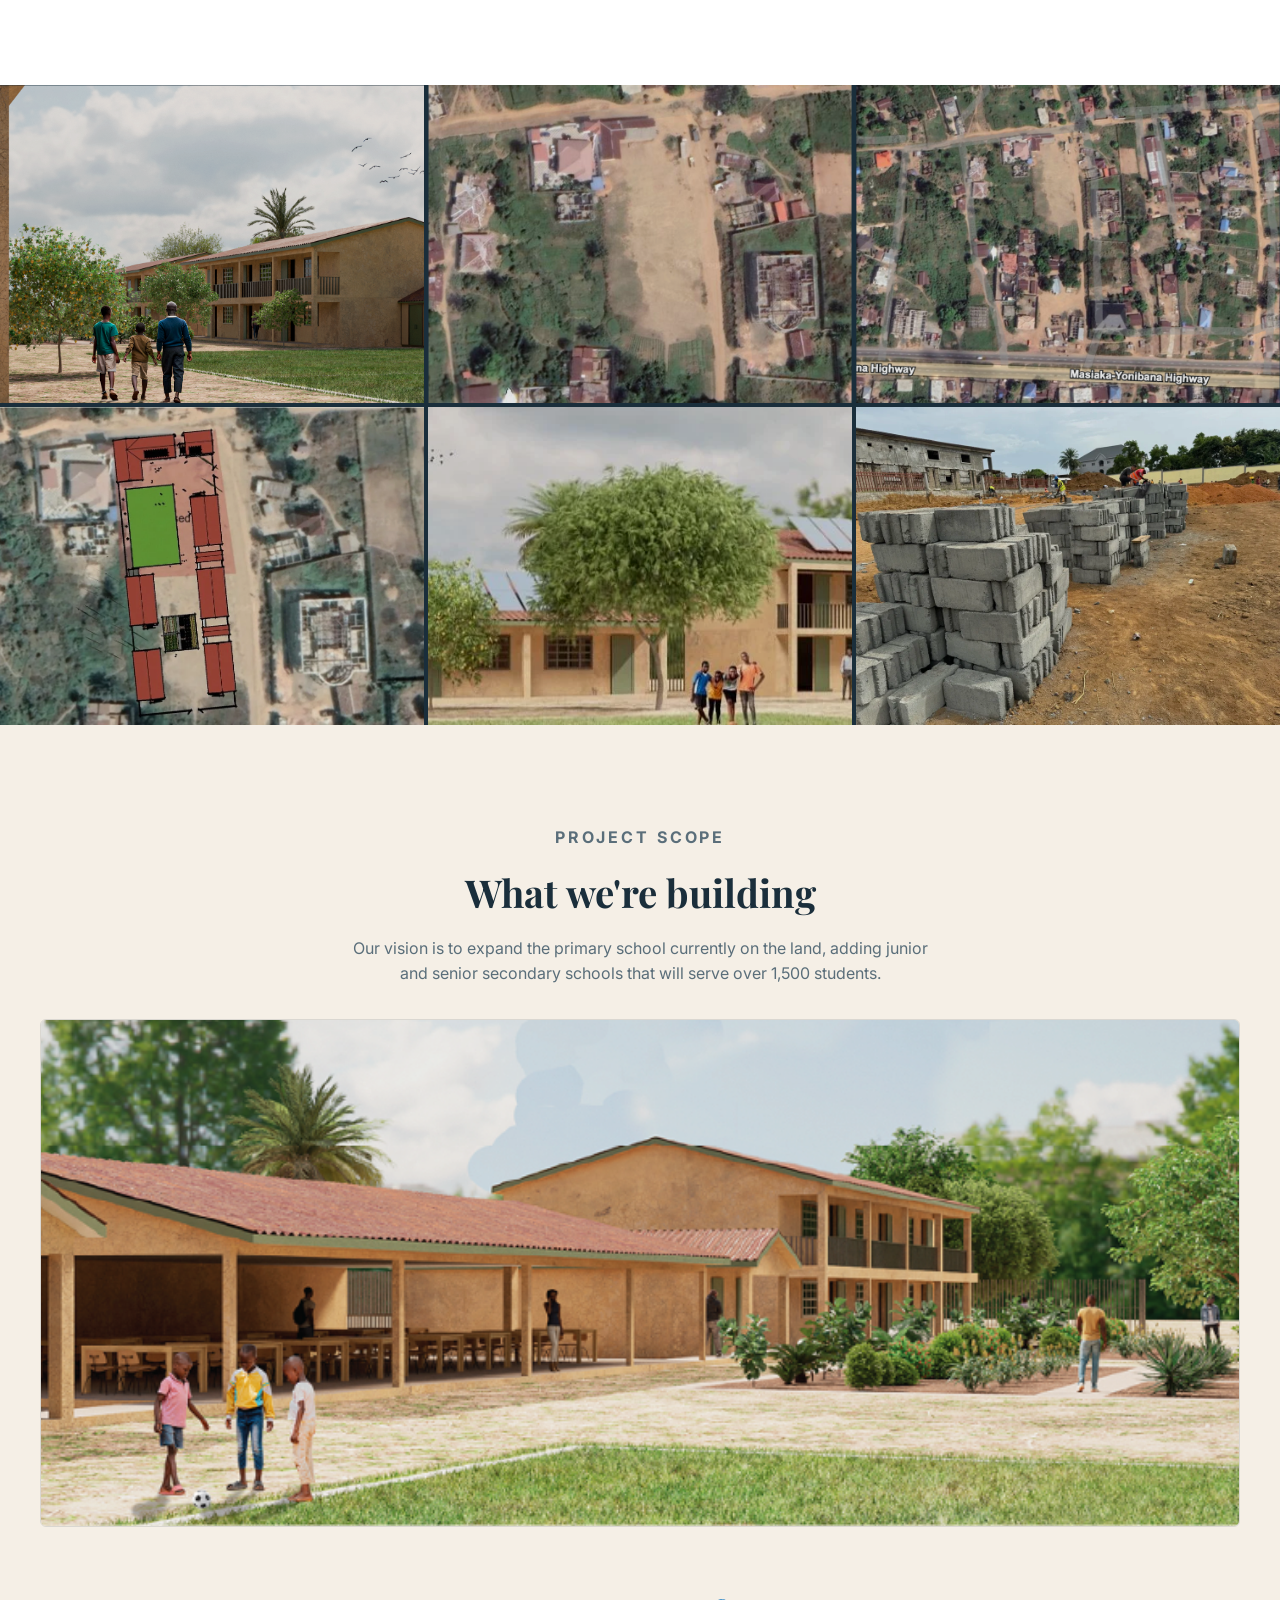
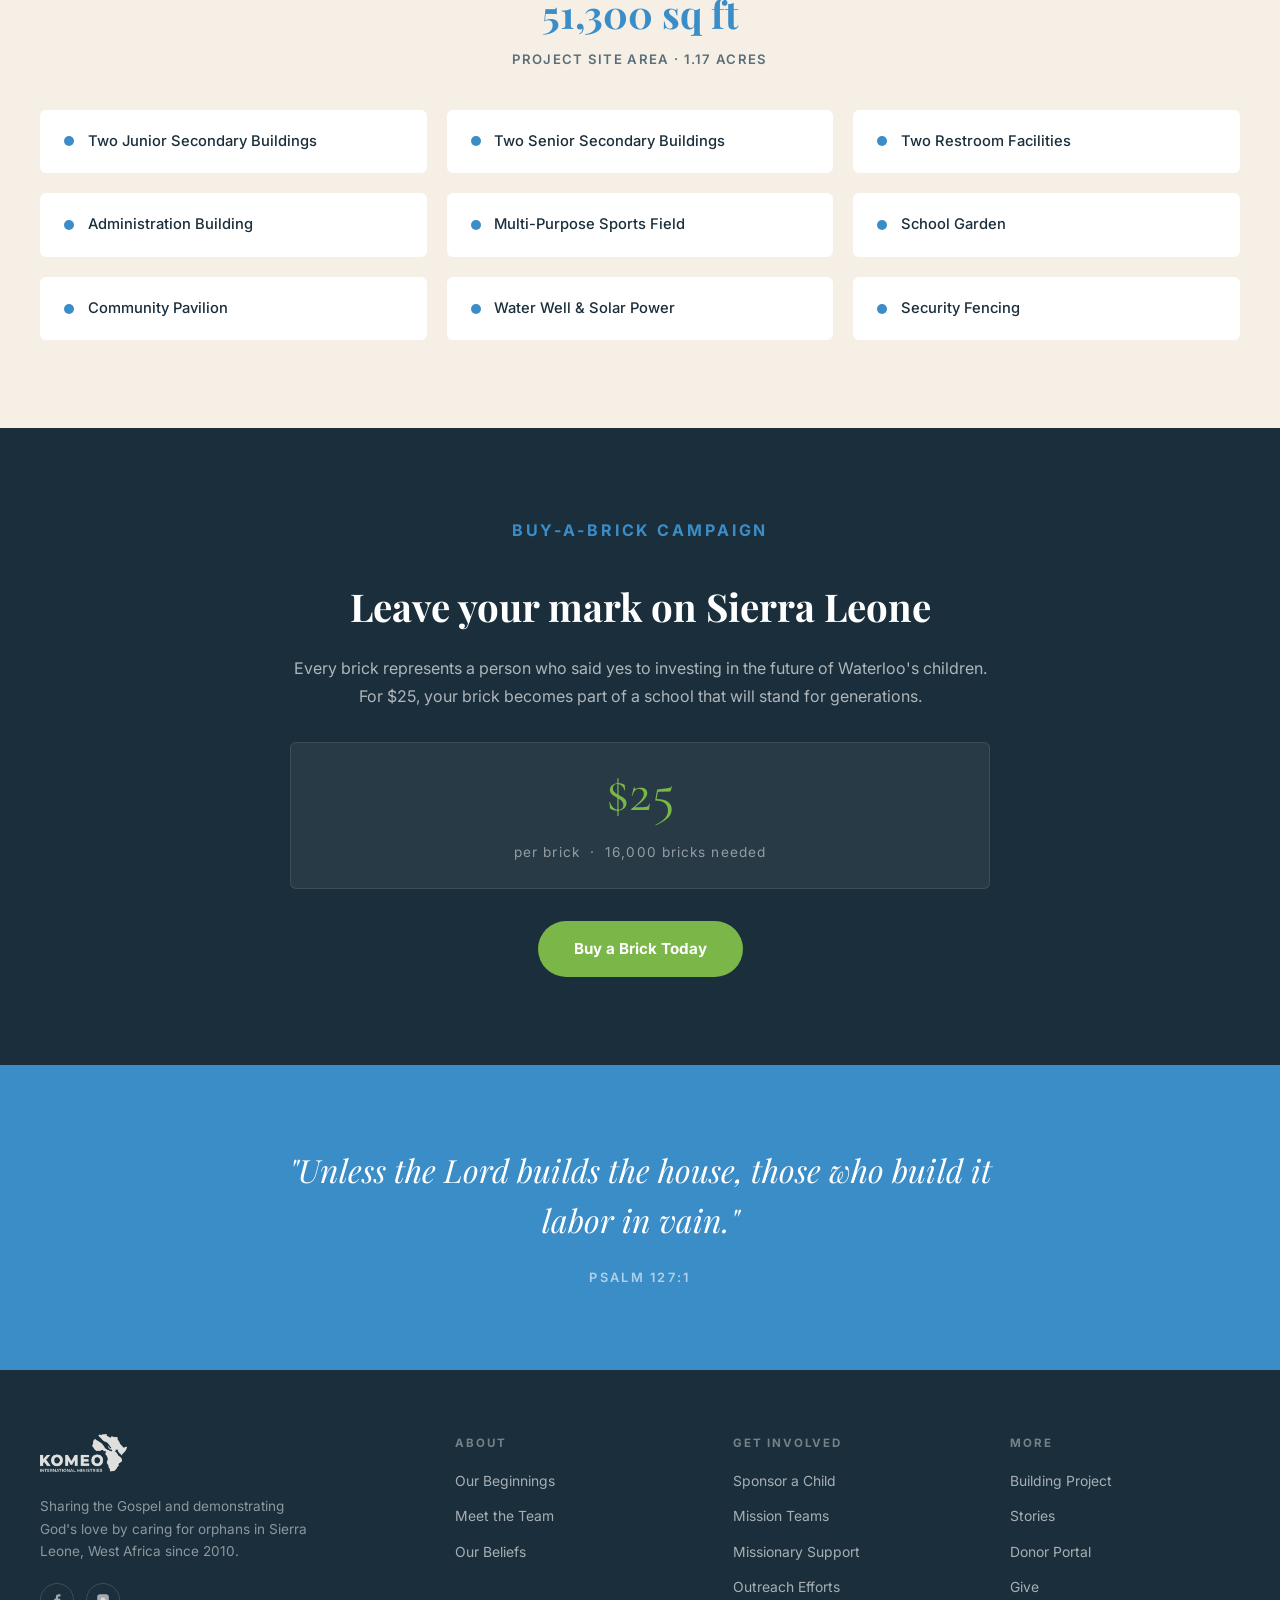
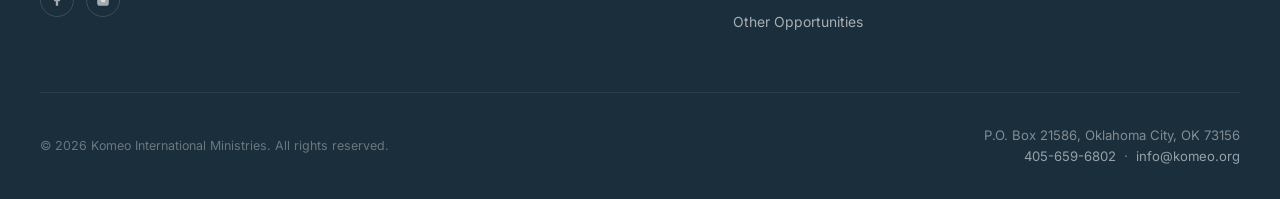
<file: building-project.html>
<!DOCTYPE html>
<html lang="en">
<head>
  <meta charset="UTF-8" />
  <meta name="viewport" content="width=device-width, initial-scale=1.0" />
  <title>Komeo School & Community Center | Building Project Sierra Leone</title>
  <meta name="description" content="Help Komeo build a school and community center in Waterloo, Sierra Leone. Buy a brick for $25 and leave your mark on the future of West Africa." />
  <link rel="canonical" href="https://komeo.org/building-project.html" />
  <meta property="og:type" content="website" />
  <meta property="og:url" content="https://komeo.org/building-project.html" />
  <meta property="og:site_name" content="Komeo International Ministries" />
  <meta property="og:title" content="Help Build a School in Sierra Leone — $25 a Brick" />
  <meta property="og:description" content="Every brick represents a person who said yes to the future of Waterloo's children. Buy a brick for $25 today." />
  <meta property="og:image" content="https://komeo.org/images/home-hero.webp" />
  <meta property="og:image:width" content="1200" />
  <meta property="og:image:height" content="630" />
  <meta name="twitter:card" content="summary_large_image" />
  <meta name="twitter:title" content="Help Build a School in Sierra Leone — $25 a Brick" />
  <meta name="twitter:description" content="Every brick represents a person who said yes to the future of Waterloo's children. Buy a brick for $25 today." />
  <meta name="twitter:image" content="https://komeo.org/images/home-hero.webp" />
  <meta name="description" content="Help us build a school and community center for the people of Waterloo, Sierra Leone. Buy a brick for $25 and be part of something lasting." />

  <link rel="preconnect" href="https://fonts.googleapis.com" />
  <link rel="preconnect" href="https://fonts.gstatic.com" crossorigin />
  <link href="https://fonts.googleapis.com/css2?family=Playfair+Display:ital,wght@0,400;0,600;0,700;1,400;1,600&family=Inter:wght@300;400;500;600&family=Cormorant+Garamond:wght@700&display=swap" rel="stylesheet" />
  <link rel="stylesheet" href="/komeo.css" />

  <style>
    *, *::before, *::after { box-sizing: border-box; margin: 0; padding: 0; }
    :root {
      --sky: #3B8DC8; --sky-dark: #2A6FA0; --deep: #1A2E3B;
      --sand: #F5EFE6; --lime: #7AB648; --lime-dark: #5E9234;
      --white: #ffffff; --text: #1A2E3B; --muted: #5A6E7A;
      --border: rgba(26,46,59,0.12); --nav-h: 72px;
    }
    html { scroll-behavior: smooth; }
    body { font-family: 'Inter', sans-serif; color: var(--text); background: var(--white); line-height: 1.6; -webkit-font-smoothing: antialiased; }

    /* NAV */
    nav { position: fixed; top: 0; left: 0; right: 0; height: var(--nav-h); background: var(--sky); display: flex; align-items: center; justify-content: space-between; padding: 0 2.5rem; z-index: 100; transition: background 0.3s; }
    nav.scrolled { background: var(--deep); box-shadow: 0 2px 20px rgba(0,0,0,0.2); }
    .nav-logo { display: flex; align-items: center; text-decoration: none; }
    .nav-logo img { height: 40px; width: auto; }
    .nav-links { display: flex; align-items: center; gap: 0.25rem; list-style: none; }
    .nav-links a { color: rgba(255,255,255,0.88); text-decoration: none; font-size: 0.85rem; font-weight: 500; letter-spacing: 0.04em; padding: 0.4rem 0.75rem; border-radius: 4px; transition: color 0.2s, background 0.2s; white-space: nowrap; }
    .nav-links a:hover { color: #fff; background: rgba(255,255,255,0.1); }
    .nav-dropdown { position: relative; }
    .nav-dropdown > a::after { content: ' ▾'; font-size: 0.7rem; opacity: 0.7; }
    .dropdown-menu { display: none; position: absolute; top: 100%; left: 0; background: var(--deep); border-radius: 6px; overflow: hidden; min-width: 180px; box-shadow: 0 8px 32px rgba(0,0,0,0.22); padding-top: 10px; }
    .dropdown-menu::before { content: ""; display: block; height: 0; }
    .nav-dropdown:hover .dropdown-menu { display: block; }
    .dropdown-menu a { display: block; color: rgba(255,255,255,0.85) !important; font-size: 0.82rem !important; padding: 0.6rem 1rem !important; border-radius: 0 !important; border-bottom: 1px solid rgba(255,255,255,0.06); }
    .dropdown-menu a:last-child { border-bottom: none; }
    .dropdown-menu a:hover { background: rgba(255,255,255,0.08) !important; color: #fff !important; }
    .nav-give { background: var(--lime) !important; color: #fff !important; padding: 0.45rem 1.2rem !important; border-radius: 40px !important; font-weight: 600 !important; }
    .nav-give:hover { background: var(--lime-dark) !important; }
    .nav-toggle { display: none; background: none; border: none; cursor: pointer; padding: 0.4rem; }
    .nav-toggle span { display: block; width: 24px; height: 2px; background: #fff; margin: 5px 0; border-radius: 2px; }

    /* PAGE HERO */
    .page-hero {
      margin-top: var(--nav-h);
      position: relative;
      min-height: 52vh;
      display: flex;
      align-items: flex-end;
      overflow: hidden;
    }
    .page-hero-bg {
      position: absolute; inset: 0;
      background-image: url('/images/building-project-hero.webp');
      background-size: cover; background-position: center center;
      filter: brightness(0.45);
    }
    .page-hero-content {
      position: relative; z-index: 1;
      width: 100%; max-width: 1200px;
      margin: 0 auto; padding: 0 2.5rem 3.5rem;
    }
    .breadcrumb { display: flex; align-items: center;  gap: 0.5rem; margin-bottom: 1.25rem; font-size: 0.75rem; font-weight: 500; letter-spacing: 0.1em; text-transform: uppercase; color: rgba(255,255,255,0.4); }
    .breadcrumb a { color: rgba(255,255,255,0.4); text-decoration: none; transition: color 0.2s; }
    .breadcrumb a:hover { color: rgba(255,255,255,0.75); }
    .page-hero h1 { font-family: 'Playfair Display', serif; font-size: clamp(2.2rem, 5vw, 3.8rem); font-weight: 700; color: #fff; margin-bottom: 0.75rem; }
    .page-hero .subtitle { font-size: 1.1rem; color: rgba(255,255,255,0.62); max-width: 560px; line-height: 1.7; font-weight: 300; margin: 0; }

    /* PROGRESS SECTION */
    .progress-section { background: var(--sky); padding: 4rem 2.5rem; }
    .progress-inner { max-width: 860px; margin: 0 auto; text-align: center; }
    .progress-inner h2 { font-family: 'Playfair Display', serif; font-size: clamp(1.6rem, 3vw, 2.2rem); font-weight: 700; color: #fff; margin-bottom: 0.6rem; }
    .progress-inner p { font-size: 0.97rem; color: rgba(255,255,255,0.75); margin-bottom: 2rem; }
    .progress-bar-wrap { background: rgba(255,255,255,0.2); border-radius: 40px; height: 18px; overflow: hidden; margin-bottom: 1rem; }
    .progress-bar-fill { height: 100%; background: var(--lime); border-radius: 40px; width: 0.15%; transition: width 1.5s ease; }
    .progress-meta { display: flex; justify-content: space-between; font-size: 0.82rem; color: rgba(255,255,255,0.65); }
    .progress-meta strong { color: #fff; }
    .brick-price-label { margin-top: 2rem; font-family: 'Playfair Display', serif; font-size: 1.1rem; color: rgba(255,255,255,0.85); }
    .brick-price-label strong { color: #fff; font-size: 1.4rem; }

    /* GIVE BUTTONS */
    .give-buttons { display: flex; gap: 1rem;  flex-wrap: wrap; margin-top: 2rem; }
    .btn-white { display: inline-block; background: #fff; color: var(--sky); text-decoration: none; font-size: 0.9rem; font-weight: 700; padding: 0.85rem 2rem; border-radius: 40px; transition: background 0.2s, transform 0.15s; }
    .btn-white:hover { background: var(--sand); transform: translateY(-1px); }
    .btn-outline-white { display: inline-block; border: 2px solid rgba(255,255,255,0.6); color: #fff; text-decoration: none; font-size: 0.9rem; font-weight: 500; padding: 0.85rem 2rem; border-radius: 40px; transition: border-color 0.2s; }
    .btn-outline-white:hover { border-color: #fff; }

    /* ABOUT SECTION */
    .about-section { max-width: 1200px; margin: 0 auto; padding: 5.5rem 2.5rem; display: grid; grid-template-columns: 1fr 1fr; gap: 5rem; align-items: center; }
    .eyebrow { font-size: 0.72rem; font-weight: 700; letter-spacing: 0.18em; text-transform: uppercase; color: var(--sky); margin-bottom: 0.75rem; }
    .about-text h2 { font-family: 'Playfair Display', serif; font-size: clamp(1.8rem, 3vw, 2.4rem); font-weight: 700; color: var(--deep); margin-bottom: 1.25rem; line-height: 1.2; }
    .about-text p { font-size: 1rem; color: var(--muted); line-height: 1.8; margin-bottom: 1.25rem; }
    .about-img { border-radius: 4px; overflow: hidden; }
    .about-img img { width: 100%; display: block; }

    /* WHAT WE'RE BUILDING */
    .building-section { background: var(--sand); padding: 5.5rem 2.5rem; }
    .building-inner { max-width: 1200px; margin: 0 auto; }
    .building-header { text-align: center; margin-bottom: 3.5rem; }
    .building-header h2 { font-family: 'Playfair Display', serif; font-size: clamp(1.8rem, 3vw, 2.4rem); font-weight: 700; color: var(--deep); }
    .building-header p { font-size: 1rem; color: var(--muted); margin-top: 0.75rem; max-width: 580px; margin-left: auto; margin-right: auto; }

    .site-stat { text-align: center; margin-bottom: 2.5rem; }
    .site-stat-num { font-family: 'Playfair Display', serif; font-size: 2.4rem; font-weight: 700; color: var(--sky); }
    .site-stat-label { font-size: 0.82rem; font-weight: 600; letter-spacing: 0.1em; text-transform: uppercase; color: var(--muted); margin-top: 0.25rem; }

    .components-grid { display: grid; grid-template-columns: repeat(3, 1fr); gap: 1.25rem; }
    .component-item { background: var(--white); border-radius: 6px; padding: 1.25rem 1.5rem; display: flex; align-items: center; gap: 0.85rem; }
    .component-dot { width: 10px; height: 10px; min-width: 10px; background: var(--sky); border-radius: 50%; }
    .component-item span { font-size: 0.92rem; font-weight: 500; color: var(--deep); }

    /* BRICK CAMPAIGN */
    .brick-section { background: var(--deep); padding: 5.5rem 2.5rem; text-align: center; }
    .brick-inner { max-width: 700px; margin: 0 auto; }
    .brick-inner .eyebrow { color: var(--sky); }
    .brick-inner h2 { font-family: 'Playfair Display', serif; font-size: clamp(1.8rem, 3vw, 2.6rem); font-weight: 700; color: #fff; margin-bottom: 1rem; }
    .brick-inner p { font-size: 1rem; color: rgba(255,255,255,0.65); line-height: 1.75; margin-bottom: 2rem; }
    .brick-callout-box {
      background: rgba(255,255,255,0.06);
      border: 1px solid rgba(255,255,255,0.1);
      border-radius: 6px;
      padding: 1rem 2rem 1.5rem;
      margin-bottom: 2rem;
      text-align: center;
      overflow: hidden;
    }
    .brick-price-row {
      font-family: 'Cormorant Garamond', serif;
      color: var(--lime);
      font-size: 3.5rem;
      line-height: 1.2;
      margin-bottom: 1rem;
    }
    .brick-price-note {
      font-size: 0.85rem;
      color: rgba(255,255,255,0.5);
      letter-spacing: 0.08em;
    }
    .btn-lime { display: inline-block; background: var(--lime); color: #fff; text-decoration: none; font-size: 0.95rem; font-weight: 700; padding: 1rem 2.25rem; border-radius: 40px; transition: background 0.2s, transform 0.15s; }
    .btn-lime:hover { background: var(--lime-dark); transform: translateY(-1px); }

    /* SCRIPTURE */
    .scripture-band { background: var(--sky); padding: 5rem 2.5rem; text-align: center; }
    .scripture-band blockquote { font-family: 'Playfair Display', serif; font-size: clamp(1.3rem, 2.5vw, 2rem); font-style: italic; color: #fff; max-width: 760px; margin: 0 auto 1.25rem; line-height: 1.55; }
    .scripture-band cite { font-size: 0.8rem; font-style: normal; font-weight: 600; letter-spacing: 0.18em; text-transform: uppercase; color: rgba(255,255,255,0.6); }

    /* FOOTER */
    footer { background: var(--deep); padding: 4rem 2.5rem 2rem; }
    .footer-inner { max-width: 1200px; margin: 0 auto; }
    .footer-grid { display: grid; grid-template-columns: 1.6fr 1fr 1fr 1fr; gap: 3rem; margin-bottom: 3rem; }
    .footer-brand img { height: 38px; width: auto; margin-bottom: 1rem; opacity: 0.9; }
    .footer-brand p { font-size: 0.85rem; color: rgba(255,255,255,0.5); line-height: 1.65; max-width: 280px; margin-bottom: 1.25rem; }
    .footer-social { display: flex; gap: 0.75rem; }
    .footer-social a { width: 34px; height: 34px; border: 1px solid rgba(255,255,255,0.15); border-radius: 50%; display: flex; align-items: center;  transition: border-color 0.2s, background 0.2s; }
    .footer-social a:hover { border-color: var(--sky); background: rgba(59,141,200,0.15); }
    .footer-social svg { width: 14px; height: 14px; fill: rgba(255,255,255,0.6); }
    .footer-col h5 { font-size: 0.72rem; font-weight: 700; letter-spacing: 0.16em; text-transform: uppercase; color: rgba(255,255,255,0.4); margin-bottom: 1rem; }
    .footer-col ul { list-style: none; }
    .footer-col ul li { margin-bottom: 0.6rem; }
    .footer-col ul a { font-size: 0.87rem; color: rgba(255,255,255,0.62); text-decoration: none; transition: color 0.2s; }
    .footer-col ul a:hover { color: #fff; }
    .footer-bottom { border-top: 1px solid rgba(255,255,255,0.08); padding-top: 2rem; display: flex; justify-content: space-between; align-items: center; flex-wrap: wrap; gap: 1rem; }
    .footer-bottom p { font-size: 0.78rem; color: rgba(255,255,255,0.35); }
    .footer-contact { font-size: 0.82rem; color: rgba(255,255,255,0.45); text-align: right; line-height: 1.6; }
    .footer-contact a { color: rgba(255,255,255,0.55); text-decoration: none; }
    .footer-contact a:hover { color: #fff; }

    /* MOBILE */
    @media (max-width: 960px) {
      .about-section { grid-template-columns: 1fr; gap: 3rem; padding: 4rem 1.5rem; }
      .components-grid { grid-template-columns: repeat(2, 1fr); }
      .footer-grid { grid-template-columns: 1fr 1fr; }
      nav { padding: 0 1.5rem; }
      .nav-links { display: none; }
      .nav-links.open { display: flex; flex-direction: column; position: fixed; top: var(--nav-h); left: 0; right: 0; background: var(--deep); padding: 1.5rem; gap: 0.25rem; max-height: calc(100vh - var(--nav-h)); overflow-y: auto; }
      .nav-toggle { display: block; }
      .dropdown-menu { position: static; box-shadow: none; background: rgba(255,255,255,0.06); border-radius: 4px; margin-top: 0.25rem; }
      .nav-dropdown:hover .dropdown-menu { display: none; }
      .nav-dropdown.open .dropdown-menu { display: block; }
    }
    @media (max-width: 540px) {
      .components-grid { grid-template-columns: 1fr; }
      .footer-grid { grid-template-columns: 1fr; }
      .brick-section { padding: 3rem 1.5rem; }

      .building-section { padding: 3rem 1.5rem; }
      .progress-section { padding: 2.5rem 1.5rem; }
    }
    .page-hero-content {
      position: relative; z-index: 1;
      width: 100%; max-width: 1200px;
      margin: 0 auto; padding: 0 2.5rem 3.5rem;
    }
  </style>
</head>
<body>

  <!-- HERO -->
  <div class="page-hero">
    <div class="page-hero-bg"></div>
    <div class="page-hero-content">
    <div class="breadcrumb"><a href="index.html">Home</a><span>/</span><span style="color:rgba(255,255,255,0.6)">Building Project</span></div>
    <h1>Komeo School &amp;<br>Community Center</h1>
    <p class="subtitle">Construction is underway on a school and community center for the people of Waterloo, Sierra Leone — and we need your help to finish it.</p>
  </div>
  </div>

  <!-- PROGRESS BAR -->
  <div class="progress-section">
    <div class="progress-inner">
      <h2>Buy-A-Brick Campaign</h2>
      <p id="brickDesc">We need to sell 16,000 bricks to complete the four school buildings. Each brick is just $25.</p>
      <div class="progress-bar-wrap">
        <div class="progress-bar-fill" id="progressFill"></div>
      </div>
      <div class="progress-meta">
        <span><strong id="bricksSold">25 bricks sold</strong></span>
        <span>Goal: <strong id="bricksGoal">16,000 bricks</strong></span>
      </div>
      <div class="brick-price-label" id="brickPrice">Each brick = <strong>$25</strong></div>
      <div class="give-buttons">
        <a href="https://komeo.reachapp.co/donations/new?campaign_id=building-fund-brick-campaign" target="_blank" rel="noopener" class="btn-white" id="brickBtn">Buy a Brick — $25</a>
        <a href="https://komeo.reachapp.co/donations/new?campaign_id=building-fund" target="_blank" rel="noopener" class="btn-outline-white">General Building Fund</a>
      </div>
    </div>
    </div>
</div>

  <!-- ABOUT -->
  <div class="about-section">
    <div class="about-text">
      <p class="eyebrow">Partner With Us</p>
      <h2>Building something that will last generations</h2>
      <p>Construction is underway on a school and community center for the people of Waterloo, Sierra Leone and surrounding communities. We look forward to using this facility to strengthen the community of Waterloo for decades to come.</p>
      <p>Our team of architects, engineers, and builders are working alongside the people of Sierra Leone — utilizing their knowledge, skills, and labor to bring this vision to life. This isn't just a building project. It's an investment in the future of an entire community.</p>
      <p>To help us bring this project to completion, we need your prayers and your financial support.</p>
    </div>
    <div class="about-img">
      <img src="images/BuildingProject1.webp" alt="Building project in Sierra Leone" loading="lazy" />
    </div>
    </div>
</div>

  <!-- PHOTO MOSAIC -->
  <div style="display:grid;grid-template-columns:repeat(3,1fr);gap:4px;background:var(--deep);">
    <div style="aspect-ratio:4/3;overflow:hidden;"><img src="images/BuildingProject2.webp" alt="Building project" style="width:100%;height:100%;object-fit:cover;display:block;filter:brightness(0.9);transition:filter 0.3s;" onmouseover="this.style.filter='brightness(1)'" onmouseout="this.style.filter='brightness(0.9)'" loading="lazy" /></div>
    <div style="aspect-ratio:4/3;overflow:hidden;"><img src="images/BuildingProject3png.webp" alt="Building project" style="width:100%;height:100%;object-fit:cover;display:block;filter:brightness(0.9);transition:filter 0.3s;" onmouseover="this.style.filter='brightness(1)'" onmouseout="this.style.filter='brightness(0.9)'" loading="lazy" /></div>
    <div style="aspect-ratio:4/3;overflow:hidden;"><img src="images/BuildingProject4.webp" alt="Building project" style="width:100%;height:100%;object-fit:cover;display:block;filter:brightness(0.9);transition:filter 0.3s;" onmouseover="this.style.filter='brightness(1)'" onmouseout="this.style.filter='brightness(0.9)'" loading="lazy" /></div>
    <div style="aspect-ratio:4/3;overflow:hidden;"><img src="images/BuildingProject5.webp" alt="Building project" style="width:100%;height:100%;object-fit:cover;display:block;filter:brightness(0.9);transition:filter 0.3s;" onmouseover="this.style.filter='brightness(1)'" onmouseout="this.style.filter='brightness(0.9)'" loading="lazy" /></div>
    <div style="aspect-ratio:4/3;overflow:hidden;"><img src="images/BuildingProject10.webp" alt="Building project" style="width:100%;height:100%;object-fit:cover;display:block;filter:brightness(0.9);transition:filter 0.3s;" onmouseover="this.style.filter='brightness(1)'" onmouseout="this.style.filter='brightness(0.9)'" loading="lazy" /></div>
    <div style="aspect-ratio:4/3;overflow:hidden;"><img src="images/IMG_6013.webp" alt="Building project" style="width:100%;height:100%;object-fit:cover;display:block;filter:brightness(0.9);transition:filter 0.3s;" onmouseover="this.style.filter='brightness(1)'" onmouseout="this.style.filter='brightness(0.9)'" loading="lazy" /></div>
    </div>
</div>

  <!-- WHAT WE'RE BUILDING -->
  <div class="building-section">
    <div class="building-inner">
      <div class="building-header">
        <p class="eyebrow">Project Scope</p>
        <h2>What we're building</h2>
        <p>Our vision is to expand the primary school currently on the land, adding junior and senior secondary schools that will serve over 1,500 students.</p>
        <div style="margin-top:2rem;border-radius:6px;overflow:hidden;border:1px solid var(--border);">
          <img src="images/Artboard+3.webp" alt="Komeo School Site Plan" style="width:100%;display:block;" loading="lazy" />
        </div>
      </div>

      <div class="site-stat">
        <div class="site-stat-num">51,300 sq ft</div>
        <div class="site-stat-label">Project Site Area · 1.17 Acres</div>
      </div>

      <div class="components-grid">
        <div class="component-item"><div class="component-dot"></div><span>Two Junior Secondary Buildings</span></div>
        <div class="component-item"><div class="component-dot"></div><span>Two Senior Secondary Buildings</span></div>
        <div class="component-item"><div class="component-dot"></div><span>Two Restroom Facilities</span></div>
        <div class="component-item"><div class="component-dot"></div><span>Administration Building</span></div>
        <div class="component-item"><div class="component-dot"></div><span>Multi-Purpose Sports Field</span></div>
        <div class="component-item"><div class="component-dot"></div><span>School Garden</span></div>
        <div class="component-item"><div class="component-dot"></div><span>Community Pavilion</span></div>
        <div class="component-item"><div class="component-dot"></div><span>Water Well &amp; Solar Power</span></div>
        <div class="component-item"><div class="component-dot"></div><span>Security Fencing</span></div>
      </div>
    </div>
    </div>
</div>

  <!-- BRICK CTA -->
  <div class="brick-section">
    <div class="brick-inner">
      <p class="eyebrow">Buy-A-Brick Campaign</p>
      <h2>Leave your mark on Sierra Leone</h2>
      <p>Every brick represents a person who said yes to investing in the future of Waterloo's children. For $25, your brick becomes part of a school that will stand for generations.</p>
      <div class="brick-callout-box">
          <div class="brick-price-row">$25</div>
          <div class="brick-price-note">per brick &nbsp;·&nbsp; 16,000 bricks needed</div>
        </div>
      <a href="https://komeo.reachapp.co/donations/new?campaign_id=building-fund-brick-campaign" target="_blank" rel="noopener" class="btn-lime">Buy a Brick Today</a>
    </div>
    </div>
</div>

  <!-- SCRIPTURE -->
  <div class="scripture-band">
    <blockquote>"Unless the Lord builds the house, those who build it labor in vain."</blockquote>
    <cite>Psalm 127:1</cite>
  </div>

  <script src="/admin-trigger.js"></script>


  <script src="/komeo.js"></script>
</body>
</html>
</file>
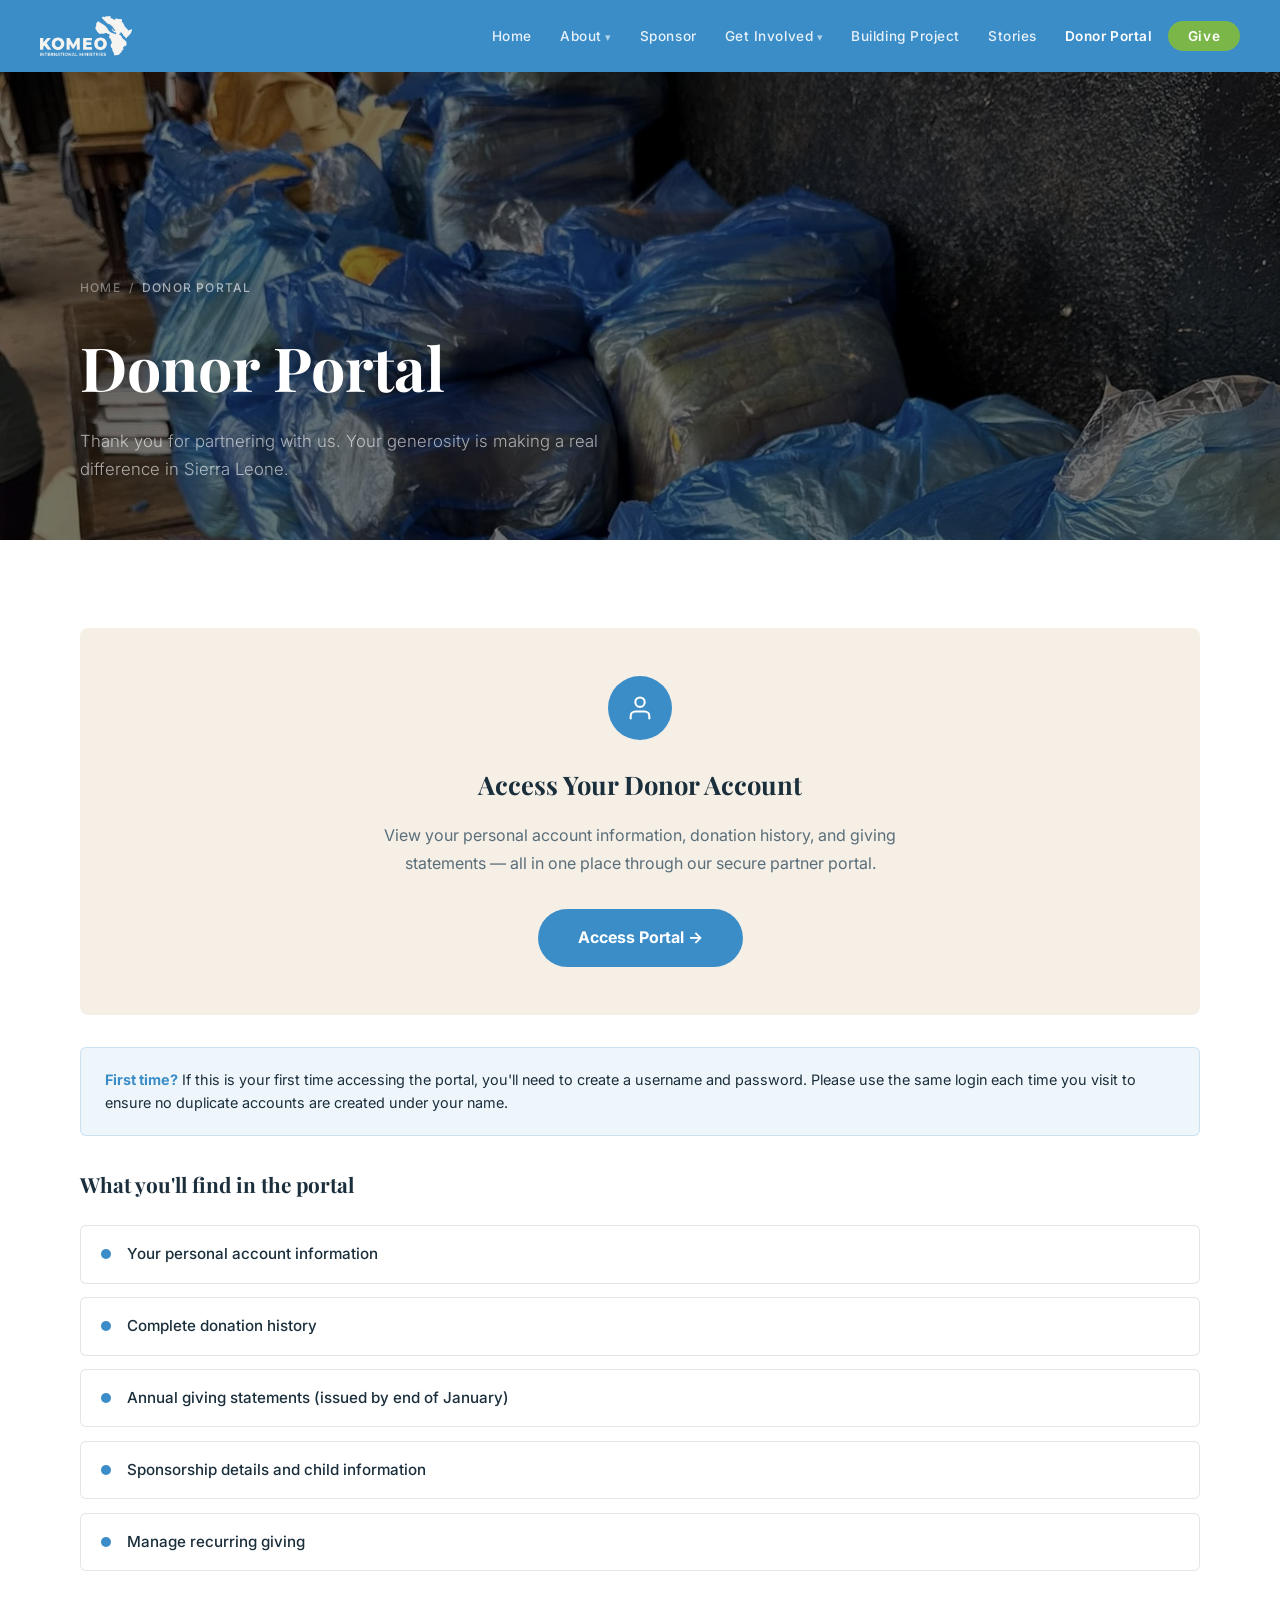
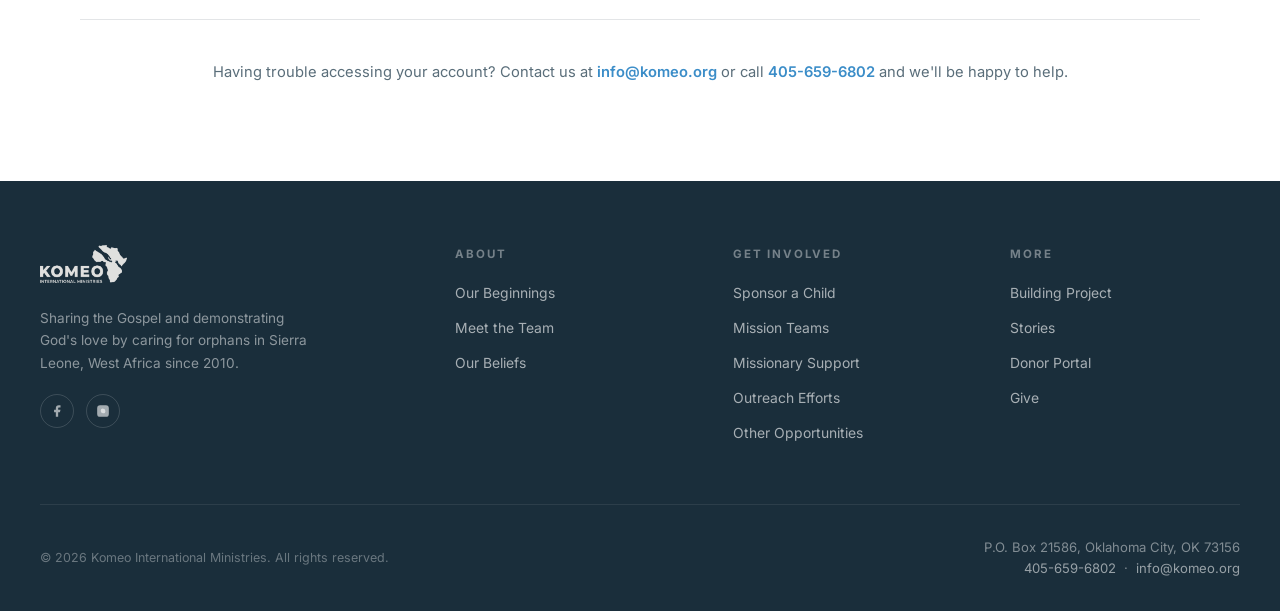
<file: donor-portal.html>
<!DOCTYPE html>
<html lang="en">
<head>
  <meta charset="UTF-8" />
  <meta name="viewport" content="width=device-width, initial-scale=1.0" />
  <title>Donor Portal | Komeo International Ministries</title>
  <meta name="description" content="Access your Komeo donor account to view giving history, donation statements, and manage your recurring sponsorship or gift." />
  <link rel="canonical" href="https://komeo.org/donor-portal.html" />
  <meta property="og:type" content="website" />
  <meta property="og:url" content="https://komeo.org/donor-portal.html" />
  <meta property="og:site_name" content="Komeo International Ministries" />
  <meta property="og:title" content="Komeo Donor Portal" />
  <meta property="og:description" content="View your giving history and manage your Komeo account." />
  <meta property="og:image" content="https://komeo.org/images/home-hero.webp" />
  <meta property="og:image:width" content="1200" />
  <meta property="og:image:height" content="630" />
  <meta name="twitter:card" content="summary_large_image" />
  <meta name="twitter:title" content="Komeo Donor Portal" />
  <meta name="twitter:description" content="View your giving history and manage your Komeo account." />
  <meta name="twitter:image" content="https://komeo.org/images/home-hero.webp" />
  <meta name="description" content="Access your Komeo donor account to view donation history, giving statements, and manage your sponsorship." />
  <link rel="preconnect" href="https://fonts.googleapis.com" />
  <link rel="preconnect" href="https://fonts.gstatic.com" crossorigin />
  <link href="https://fonts.googleapis.com/css2?family=Playfair+Display:ital,wght@0,400;0,600;0,700;1,400;1,600&family=Inter:wght@300;400;500;600&display=swap" rel="stylesheet" />
  <link rel="stylesheet" href="/komeo.css" />
  <style>
    *, *::before, *::after { box-sizing: border-box; margin: 0; padding: 0; }
    :root { --sky: #3B8DC8; --sky-dark: #2A6FA0; --deep: #1A2E3B; --sand: #F5EFE6; --lime: #7AB648; --lime-dark: #5E9234; --white: #ffffff; --text: #1A2E3B; --muted: #5A6E7A; --border: rgba(26,46,59,0.12); --nav-h: 72px; }
    html { scroll-behavior: smooth; }
    body { font-family: 'Inter', sans-serif; color: var(--text); background: var(--white); line-height: 1.6; -webkit-font-smoothing: antialiased; }
    nav { position: fixed; top: 0; left: 0; right: 0; height: var(--nav-h); background: var(--sky); display: flex; align-items: center; justify-content: space-between; padding: 0 2.5rem; z-index: 100; transition: background 0.3s; }
    nav.scrolled { background: var(--deep); box-shadow: 0 2px 20px rgba(0,0,0,0.2); }
    .nav-logo { display: flex; align-items: center; text-decoration: none; }
    .nav-logo img { height: 40px; width: auto; }
    .nav-links { display: flex; align-items: center; gap: 0.25rem; list-style: none; }
    .nav-links a { color: rgba(255,255,255,0.88); text-decoration: none; font-size: 0.85rem; font-weight: 500; letter-spacing: 0.04em; padding: 0.4rem 0.75rem; border-radius: 4px; transition: color 0.2s, background 0.2s; white-space: nowrap; }
    .nav-links a:hover { color: #fff; background: rgba(255,255,255,0.1); }
    .nav-dropdown { position: relative; }
    .nav-dropdown > a::after { content: ' ▾'; font-size: 0.7rem; opacity: 0.7; }
    .dropdown-menu { display: none; position: absolute; top: 100%; left: 0; background: var(--deep); border-radius: 6px; overflow: hidden; min-width: 180px; box-shadow: 0 8px 32px rgba(0,0,0,0.22); padding-top: 10px; }
    .dropdown-menu::before { content: ""; display: block; height: 0; }
    .nav-dropdown:hover .dropdown-menu { display: block; }
    .dropdown-menu a { display: block; color: rgba(255,255,255,0.85) !important; font-size: 0.82rem !important; padding: 0.6rem 1rem !important; border-radius: 0 !important; border-bottom: 1px solid rgba(255,255,255,0.06); }
    .dropdown-menu a:last-child { border-bottom: none; }
    .dropdown-menu a:hover { background: rgba(255,255,255,0.08) !important; color: #fff !important; }
    .nav-give { background: var(--lime) !important; color: #fff !important; padding: 0.45rem 1.2rem !important; border-radius: 40px !important; font-weight: 600 !important; }
    .nav-give:hover { background: var(--lime-dark) !important; }
    .nav-toggle { display: none; background: none; border: none; cursor: pointer; padding: 0.4rem; }
    .nav-toggle span { display: block; width: 24px; height: 2px; background: #fff; margin: 5px 0; border-radius: 2px; }

    .page-hero {
      margin-top: var(--nav-h);
      position: relative;
      min-height: 52vh;
      display: flex;
      align-items: flex-end;
      overflow: hidden;
    }
    .page-hero-bg {
      position: absolute; inset: 0;
      background-image: url('/images/donor-hero.webp');
      background-size: cover; background-position: center center;
      filter: brightness(0.45);
    }
    .breadcrumb { display: flex; align-items: center;  gap: 0.5rem; margin-bottom: 1.25rem; font-size: 0.75rem; font-weight: 500; letter-spacing: 0.1em; text-transform: uppercase; color: rgba(255,255,255,0.4); }
    .breadcrumb a { color: rgba(255,255,255,0.4); text-decoration: none; }
    .breadcrumb a:hover { color: rgba(255,255,255,0.75); }
    .page-hero h1 { font-family: 'Playfair Display', serif; font-size: clamp(2.2rem, 5vw, 3.8rem); font-weight: 700; color: #fff; margin-bottom: 0.75rem; }
    .page-hero p { font-size: 1.05rem; color: rgba(255,255,255,0.62); max-width: 520px; line-height: 1.7; font-weight: 300; }

    .portal-wrap { max-width: 1200px; margin: 0 auto; padding: 5.5rem 2.5rem 6rem; }

    .portal-card { background: var(--sand); border-radius: 8px; padding: 3rem; text-align: center; margin-bottom: 2rem; }
    .portal-card .icon { width: 64px; height: 64px; background: var(--sky); border-radius: 50%; display: flex; align-items: center; justify-content: center; margin: 0 auto 1.5rem; }
    .portal-card .icon svg { width: 28px; height: 28px; stroke: #fff; fill: none; stroke-width: 1.8; stroke-linecap: round; stroke-linejoin: round; }
    .portal-card h2 { font-family: 'Playfair Display', serif; font-size: 1.6rem; font-weight: 700; color: var(--deep); margin-bottom: 1rem; }
    .portal-card p { font-size: 1rem; color: var(--muted); line-height: 1.75; max-width: 520px; margin: 0 auto 2rem; }
    .btn-sky { display: inline-block; background: var(--sky); color: #fff; text-decoration: none; font-size: 1rem; font-weight: 700; padding: 1rem 2.5rem; border-radius: 40px; transition: background 0.2s, transform 0.15s; }
    .btn-sky:hover { background: var(--sky-dark); transform: translateY(-1px); }

    .portal-note { background: rgba(59,141,200,0.08); border: 1px solid rgba(59,141,200,0.2); border-radius: 6px; padding: 1.25rem 1.5rem; margin-bottom: 2rem; font-size: 0.9rem; color: var(--text); line-height: 1.65; }
    .portal-note strong { color: var(--sky); }

    .what-youll-find h3 { font-family: 'Playfair Display', serif; font-size: 1.3rem; font-weight: 700; color: var(--deep); margin-bottom: 1.5rem; }
    .find-list { display: flex; flex-direction: column; gap: 0.85rem; }
    .find-item { display: flex; align-items: center; gap: 1rem; padding: 1rem 1.25rem; background: var(--white); border-radius: 6px; border: 1px solid var(--border); }
    .find-dot { width: 10px; height: 10px; min-width: 10px; background: var(--sky); border-radius: 50%; }
    .find-item span { font-size: 0.95rem; color: var(--text); font-weight: 500; }

    .help-note { margin-top: 3rem; padding-top: 2.5rem; border-top: 1px solid var(--border); text-align: center; }
    .help-note p { font-size: 0.92rem; color: var(--muted); line-height: 1.7; }
    .help-note a { color: var(--sky); text-decoration: none; font-weight: 600; }
    .help-note a:hover { text-decoration: underline; }

    footer { background: var(--deep); padding: 4rem 2.5rem 2rem; }
    .footer-inner { max-width: 1200px; margin: 0 auto; }
    .footer-grid { display: grid; grid-template-columns: 1.6fr 1fr 1fr 1fr; gap: 3rem; margin-bottom: 3rem; }
    .footer-brand img { height: 38px; width: auto; margin-bottom: 1rem; opacity: 0.9; }
    .footer-brand p { font-size: 0.85rem; color: rgba(255,255,255,0.5); line-height: 1.65; max-width: 280px; margin-bottom: 1.25rem; }
    .footer-social { display: flex; gap: 0.75rem; }
    .footer-social a { width: 34px; height: 34px; border: 1px solid rgba(255,255,255,0.15); border-radius: 50%; display: flex; align-items: center;  transition: border-color 0.2s; }
    .footer-social a:hover { border-color: var(--sky); background: rgba(59,141,200,0.15); }
    .footer-social svg { width: 14px; height: 14px; fill: rgba(255,255,255,0.6); }
    .footer-col h5 { font-size: 0.72rem; font-weight: 700; letter-spacing: 0.16em; text-transform: uppercase; color: rgba(255,255,255,0.4); margin-bottom: 1rem; }
    .footer-col ul { list-style: none; }
    .footer-col ul li { margin-bottom: 0.6rem; }
    .footer-col ul a { font-size: 0.87rem; color: rgba(255,255,255,0.62); text-decoration: none; transition: color 0.2s; }
    .footer-col ul a:hover { color: #fff; }
    .footer-bottom { border-top: 1px solid rgba(255,255,255,0.08); padding-top: 2rem; display: flex; justify-content: space-between; align-items: center; flex-wrap: wrap; gap: 1rem; }
    .footer-bottom p { font-size: 0.78rem; color: rgba(255,255,255,0.35); }
    .footer-contact { font-size: 0.82rem; color: rgba(255,255,255,0.45); text-align: right; line-height: 1.6; }
    .footer-contact a { color: rgba(255,255,255,0.55); text-decoration: none; }
    .footer-contact a:hover { color: #fff; }

    @media (max-width: 960px) {
      .footer-grid { grid-template-columns: 1fr 1fr; }
      nav { padding: 0 1.5rem; }
            .nav-links { display: none; }
      .nav-links.open {
        display: flex; flex-direction: column;
        position: fixed; top: var(--nav-h); left: 0; right: 0; bottom: 0;
        background: var(--deep);
        overflow-y: auto;
        padding: 0.5rem 0 2rem;
        gap: 0;
        box-shadow: 0 8px 32px rgba(0,0,0,0.3);
      }
      .nav-links.open > li > a {
        display: block;
        padding: 0.9rem 1.75rem !important;
        font-size: 1rem !important;
        border-radius: 0 !important;
        border-bottom: 1px solid rgba(255,255,255,0.06);
        color: rgba(255,255,255,0.88) !important;
      }
      .nav-links.open > li:last-child > a { border-bottom: none; }
      .nav-toggle { display: block; }
      .nav-dropdown > a { display: flex !important; justify-content: space-between; align-items: center; }
      .nav-dropdown > a::after { content: '+' !important; font-size: 1.2rem !important; opacity: 0.6; font-style: normal; }
      .nav-dropdown.open > a::after { content: '−' !important; }
      .dropdown-menu {
        position: static !important;
        box-shadow: none !important;
        background: rgba(255,255,255,0.04) !important;
        border-radius: 0 !important;
        margin: 0 !important;
        padding-top: 0 !important;
      }
      .dropdown-menu a {
        padding: 0.75rem 1.75rem 0.75rem 2.75rem !important;
        font-size: 0.9rem !important;
        color: rgba(255,255,255,0.65) !important;
        border-bottom: 1px solid rgba(255,255,255,0.04) !important;
      }
      .dropdown-menu a:last-child { border-bottom: none !important; }
      .nav-dropdown:hover .dropdown-menu { display: none; }
      .nav-dropdown.open .dropdown-menu { display: block; }
      .nav-links.open .nav-give {
        margin: 1rem 1.75rem 0 !important;
        display: block !important;
        text-align: center !important;
        border-radius: 40px !important;
        padding: 0.85rem 1.75rem !important;
      }
      .portal-wrap { padding: 4rem 1.5rem 5rem; }
    }
    @media (max-width: 540px) { .footer-grid { grid-template-columns: 1fr; } }
    .page-hero-content {
      position: relative; z-index: 1;
      width: 100%; max-width: 1200px;
      margin: 0 auto; padding: 0 2.5rem 3.5rem;
    }
  </style>
</head>
<body>

  <div class="page-hero">
    <div class="page-hero-bg"></div>
    <div class="page-hero-content">
      <div class="breadcrumb"><a href="index.html">Home</a><span>/</span><span style="color:rgba(255,255,255,0.6)">Donor Portal</span></div>
      <h1>Donor Portal</h1>
      <p>Thank you for partnering with us. Your generosity is making a real difference in Sierra Leone.</p>
    </div>
  </div>

  <div class="portal-wrap">

    <div class="portal-card">
      <div class="icon">
        <svg viewBox="0 0 24 24"><path d="M20 21v-2a4 4 0 0 0-4-4H8a4 4 0 0 0-4 4v2"/><circle cx="12" cy="7" r="4"/></svg>
      </div>
      <h2>Access Your Donor Account</h2>
      <p>View your personal account information, donation history, and giving statements — all in one place through our secure partner portal.</p>
      <a href="https://komeo.reachapp.co/users/sign_in" target="_blank" rel="noopener" class="btn-sky">Access Portal →</a>
    </div>

    <div class="portal-note">
      <strong>First time?</strong> If this is your first time accessing the portal, you'll need to create a username and password. Please use the same login each time you visit to ensure no duplicate accounts are created under your name.
    </div>

    <div class="what-youll-find">
      <h3>What you'll find in the portal</h3>
      <div class="find-list">
        <div class="find-item"><div class="find-dot"></div><span>Your personal account information</span></div>
        <div class="find-item"><div class="find-dot"></div><span>Complete donation history</span></div>
        <div class="find-item"><div class="find-dot"></div><span>Annual giving statements (issued by end of January)</span></div>
        <div class="find-item"><div class="find-dot"></div><span>Sponsorship details and child information</span></div>
        <div class="find-item"><div class="find-dot"></div><span>Manage recurring giving</span></div>
      </div>
    </div>

    <div class="help-note">
      <p>Having trouble accessing your account? Contact us at <a href="mailto:info@komeo.org">info@komeo.org</a> or call <a href="tel:4056596802">405-659-6802</a> and we'll be happy to help.</p>
    </div>

  </div>

  <script src="/admin-trigger.js"></script>


  <script src="/komeo.js"></script>
</body>
</html>
</file>
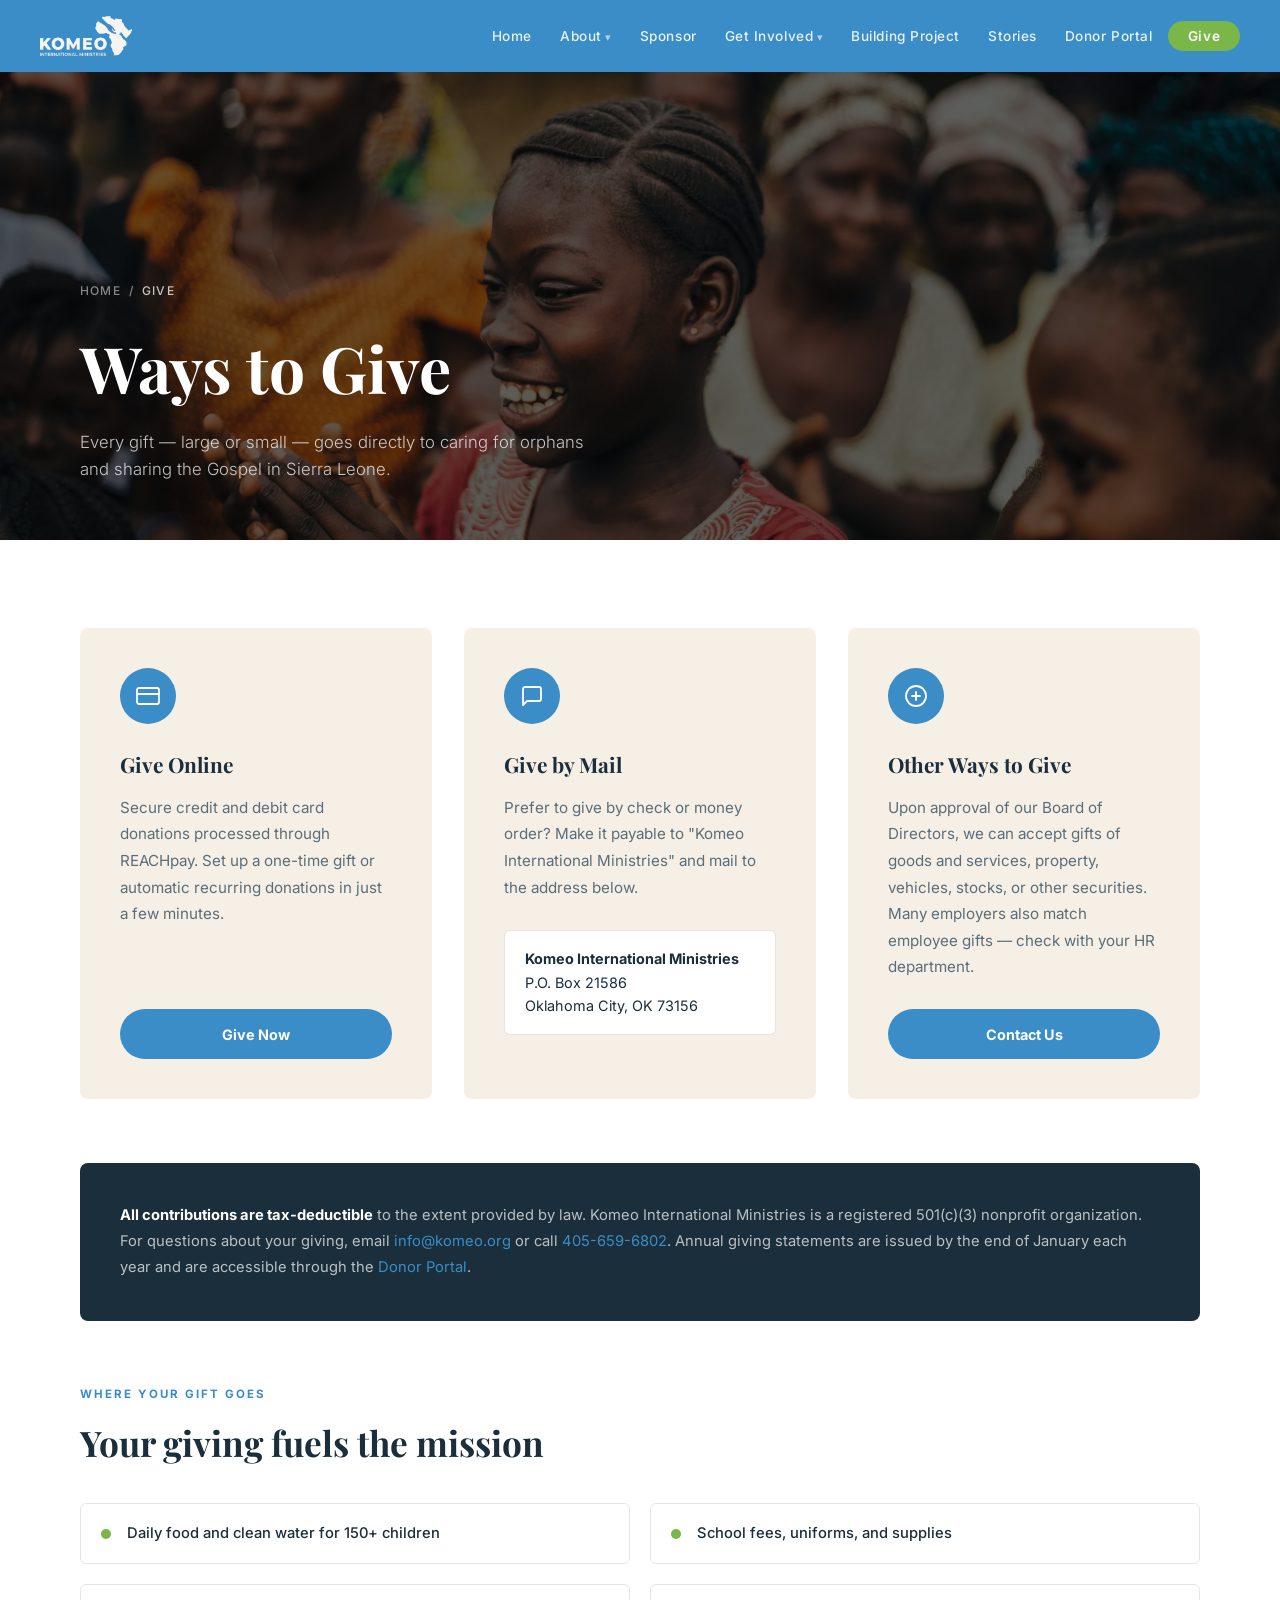
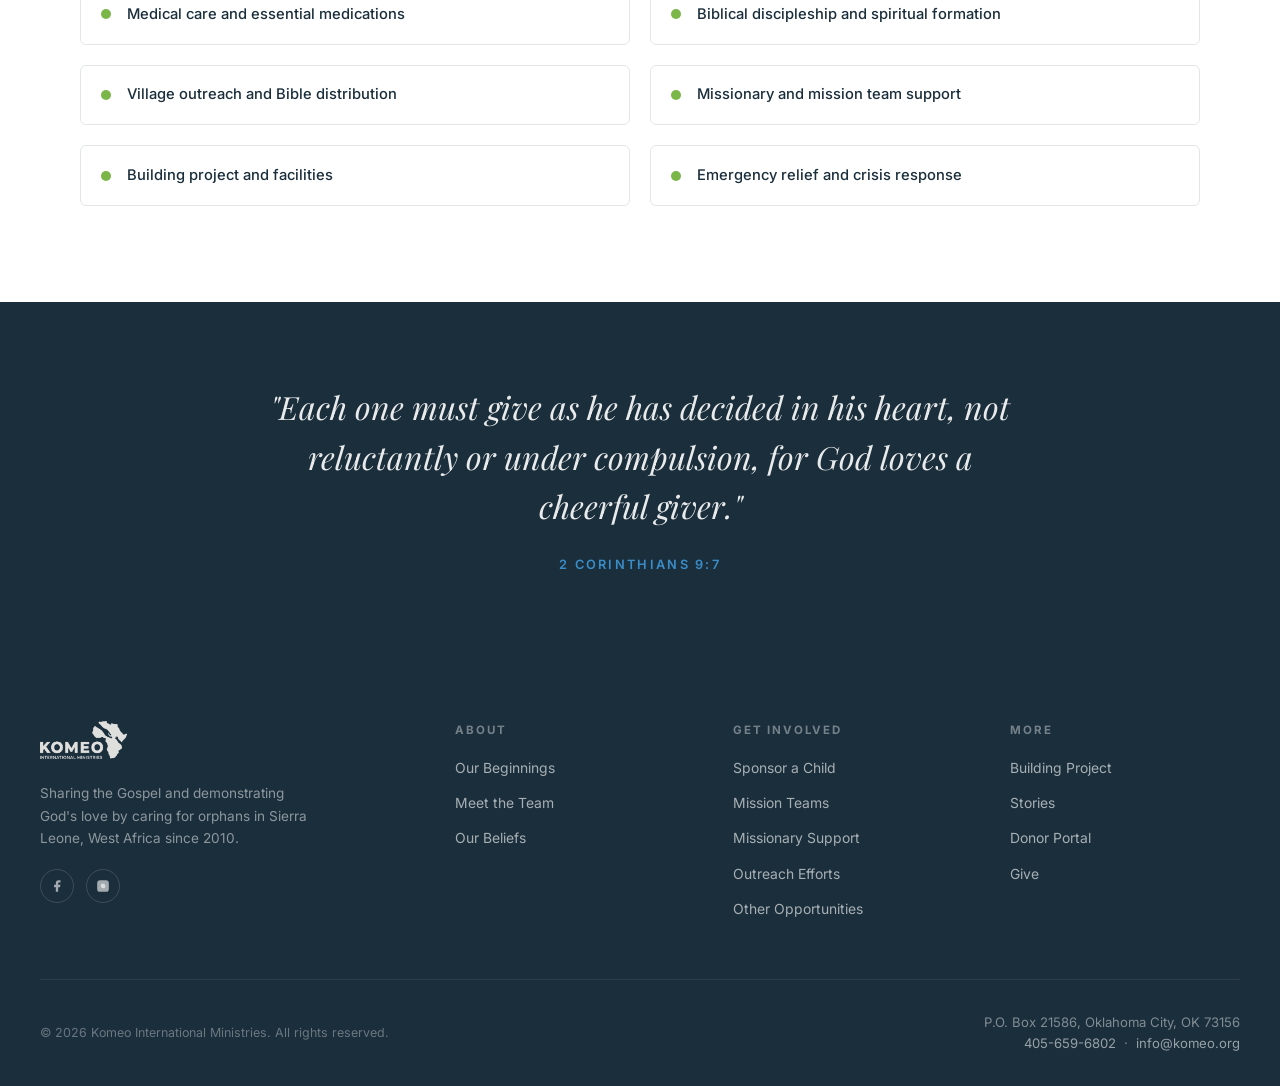
<file: give.html>
<!DOCTYPE html>
<html lang="en">
<head>
  <meta charset="UTF-8" />
  <meta name="viewport" content="width=device-width, initial-scale=1.0" />
  <title>Give to Komeo | Support Orphans in Sierra Leone</title>
  <meta name="description" content="Make a tax-deductible gift to Komeo International Ministries. Every dollar goes directly to caring for orphans and sharing the Gospel in Sierra Leone." />
  <link rel="canonical" href="https://komeo.org/give.html" />
  <meta property="og:type" content="website" />
  <meta property="og:url" content="https://komeo.org/give.html" />
  <meta property="og:site_name" content="Komeo International Ministries" />
  <meta property="og:title" content="Give to Komeo International Ministries" />
  <meta property="og:description" content="Make a one-time or recurring gift. 100% goes to children in Sierra Leone." />
  <meta property="og:image" content="https://komeo.org/images/home-hero.webp" />
  <meta property="og:image:width" content="1200" />
  <meta property="og:image:height" content="630" />
  <meta name="twitter:card" content="summary_large_image" />
  <meta name="twitter:title" content="Give to Komeo International Ministries" />
  <meta name="twitter:description" content="Make a one-time or recurring gift. 100% goes to children in Sierra Leone." />
  <meta name="twitter:image" content="https://komeo.org/images/home-hero.webp" />
  <meta name="description" content="Give to Komeo International Ministries online, by mail, or through other means. All gifts are tax-deductible and go directly to the work in Sierra Leone." />
  <link rel="preconnect" href="https://fonts.googleapis.com" />
  <link rel="preconnect" href="https://fonts.gstatic.com" crossorigin />
  <link href="https://fonts.googleapis.com/css2?family=Playfair+Display:ital,wght@0,400;0,600;0,700;1,400;1,600&family=Inter:wght@300;400;500;600&display=swap" rel="stylesheet" />
  <link rel="stylesheet" href="/komeo.css" />
  <style>
    *, *::before, *::after { box-sizing: border-box; margin: 0; padding: 0; }
    :root { --sky: #3B8DC8; --sky-dark: #2A6FA0; --deep: #1A2E3B; --sand: #F5EFE6; --lime: #7AB648; --lime-dark: #5E9234; --white: #ffffff; --text: #1A2E3B; --muted: #5A6E7A; --border: rgba(26,46,59,0.12); --nav-h: 72px; }
    html { scroll-behavior: smooth; }
    body { font-family: 'Inter', sans-serif; color: var(--text); background: var(--white); line-height: 1.6; -webkit-font-smoothing: antialiased; }
    nav { position: fixed; top: 0; left: 0; right: 0; height: var(--nav-h); background: var(--sky); display: flex; align-items: center; justify-content: space-between; padding: 0 2.5rem; z-index: 100; transition: background 0.3s; }
    nav.scrolled { background: var(--deep); box-shadow: 0 2px 20px rgba(0,0,0,0.2); }
    .nav-logo { display: flex; align-items: center; text-decoration: none; }
    .nav-logo img { height: 40px; width: auto; }
    .nav-links { display: flex; align-items: center; gap: 0.25rem; list-style: none; }
    .nav-links a { color: rgba(255,255,255,0.88); text-decoration: none; font-size: 0.85rem; font-weight: 500; letter-spacing: 0.04em; padding: 0.4rem 0.75rem; border-radius: 4px; transition: color 0.2s, background 0.2s; white-space: nowrap; }
    .nav-links a:hover { color: #fff; background: rgba(255,255,255,0.1); }
    .nav-dropdown { position: relative; }
    .nav-dropdown > a::after { content: ' ▾'; font-size: 0.7rem; opacity: 0.7; }
    .dropdown-menu { display: none; position: absolute; top: 100%; left: 0; background: var(--deep); border-radius: 6px; overflow: hidden; min-width: 180px; box-shadow: 0 8px 32px rgba(0,0,0,0.22); padding-top: 10px; }
    .dropdown-menu::before { content: ""; display: block; height: 0; }
    .nav-dropdown:hover .dropdown-menu { display: block; }
    .dropdown-menu a { display: block; color: rgba(255,255,255,0.85) !important; font-size: 0.82rem !important; padding: 0.6rem 1rem !important; border-radius: 0 !important; border-bottom: 1px solid rgba(255,255,255,0.06); }
    .dropdown-menu a:last-child { border-bottom: none; }
    .dropdown-menu a:hover { background: rgba(255,255,255,0.08) !important; color: #fff !important; }
    .nav-give { background: var(--lime) !important; color: #fff !important; padding: 0.45rem 1.2rem !important; border-radius: 40px !important; font-weight: 600 !important; }
    .nav-give:hover { background: var(--lime-dark) !important; }
    .nav-toggle { display: none; background: none; border: none; cursor: pointer; padding: 0.4rem; }
    .nav-toggle span { display: block; width: 24px; height: 2px; background: #fff; margin: 5px 0; border-radius: 2px; }

    /* HERO */
    .page-hero {
      margin-top: var(--nav-h);
      position: relative;
      min-height: 52vh;
      display: flex;
      align-items: flex-end;
      overflow: hidden;
    }
    .page-hero-bg { position: absolute; inset: 0; background-image: url('/images/give-hero.webp'); background-size: cover; background-position: center center; filter: brightness(0.4); }
    .page-hero-content { position: relative; z-index: 1; width: 100%; max-width: 1200px; margin: 0 auto; padding: 0 2.5rem 3.5rem; }
    .breadcrumb { display: flex; align-items: center; gap: 0.5rem; margin-bottom: 1rem; font-size: 0.75rem; font-weight: 500; letter-spacing: 0.1em; text-transform: uppercase; color: rgba(255,255,255,0.5); }
    .breadcrumb a { color: rgba(255,255,255,0.5); text-decoration: none; }
    .breadcrumb a:hover { color: rgba(255,255,255,0.85); }
    .page-hero h1 { font-family: 'Playfair Display', serif; font-size: clamp(2.4rem, 5vw, 4rem); font-weight: 700; color: #fff; margin-bottom: 0.6rem; }
    .page-hero p { font-size: 1.05rem; color: rgba(255,255,255,0.75); max-width: 520px; font-weight: 300; line-height: 1.65; }

    /* WAYS TO GIVE */
    .give-wrap { max-width: 1200px; margin: 0 auto; padding: 5.5rem 2.5rem 6rem; }
    .give-grid { display: grid; grid-template-columns: repeat(3, 1fr); gap: 2rem; margin-bottom: 4rem; }

    .give-card { background: var(--sand); border-radius: 8px; padding: 2.5rem; display: flex; flex-direction: column; }
    .give-card .card-icon { width: 56px; height: 56px; background: var(--sky); border-radius: 50%; display: flex; align-items: center; justify-content: center; margin-bottom: 1.5rem; }
    .give-card .card-icon svg { width: 24px; height: 24px; stroke: #fff; fill: none; stroke-width: 1.8; stroke-linecap: round; stroke-linejoin: round; }
    .give-card h3 { font-family: 'Playfair Display', serif; font-size: 1.3rem; font-weight: 700; color: var(--deep); margin-bottom: 0.85rem; }
    .give-card p { font-size: 0.95rem; color: var(--muted); line-height: 1.75; flex: 1; margin-bottom: 1.75rem; }
    .give-card .detail { font-size: 0.9rem; color: var(--deep); background: var(--white); border-radius: 6px; padding: 1rem 1.25rem; margin-bottom: 1.5rem; line-height: 1.65; border: 1px solid var(--border); }
    .btn-sky { display: inline-block; background: var(--sky); color: #fff; text-decoration: none; font-size: 0.9rem; font-weight: 700; padding: 0.85rem 1.75rem; border-radius: 40px; transition: background 0.2s; text-align: center; }
    .btn-sky:hover { background: var(--sky-dark); }

    /* TAX INFO */
    .tax-note { background: var(--deep); border-radius: 8px; padding: 2.5rem; color: rgba(255,255,255,0.7); font-size: 0.92rem; line-height: 1.75; margin-bottom: 4rem; }
    .tax-note strong { color: #fff; }
    .tax-note a { color: var(--sky); text-decoration: none; }
    .tax-note a:hover { text-decoration: underline; }

    /* WAYS BREAKDOWN */
    .eyebrow { font-size: 0.72rem; font-weight: 700; letter-spacing: 0.18em; text-transform: uppercase; color: var(--sky); margin-bottom: 0.75rem; }
    .where-goes h2 { font-family: 'Playfair Display', serif; font-size: clamp(1.6rem, 3vw, 2.2rem); font-weight: 700; color: var(--deep); margin-bottom: 2rem; }
    .where-grid { display: grid; grid-template-columns: repeat(2, 1fr); gap: 1.25rem; }
    .where-item { display: flex; align-items: center; gap: 1rem; padding: 1.1rem 1.25rem; border: 1px solid var(--border); border-radius: 6px; }
    .where-dot { width: 10px; height: 10px; min-width: 10px; background: var(--lime); border-radius: 50%; }
    .where-item span { font-size: 0.92rem; font-weight: 500; color: var(--text); }

    /* SCRIPTURE */
    .scripture-band { background: var(--deep); padding: 5rem 2.5rem; text-align: center; }
    .scripture-band blockquote { font-family: 'Playfair Display', serif; font-size: clamp(1.3rem, 2.5vw, 2rem); font-style: italic; color: rgba(255,255,255,0.9); max-width: 760px; margin: 0 auto 1.25rem; line-height: 1.55; }
    .scripture-band cite { font-size: 0.8rem; font-style: normal; font-weight: 600; letter-spacing: 0.18em; text-transform: uppercase; color: var(--sky); }

    footer { background: var(--deep); padding: 4rem 2.5rem 2rem; }
    .footer-inner { max-width: 1200px; margin: 0 auto; }
    .footer-grid { display: grid; grid-template-columns: 1.6fr 1fr 1fr 1fr; gap: 3rem; margin-bottom: 3rem; }
    .footer-brand img { height: 38px; width: auto; margin-bottom: 1rem; opacity: 0.9; }
    .footer-brand p { font-size: 0.85rem; color: rgba(255,255,255,0.5); line-height: 1.65; max-width: 280px; margin-bottom: 1.25rem; }
    .footer-social { display: flex; gap: 0.75rem; }
    .footer-social a { width: 34px; height: 34px; border: 1px solid rgba(255,255,255,0.15); border-radius: 50%; display: flex; align-items: center; justify-content: center; transition: border-color 0.2s; }
    .footer-social a:hover { border-color: var(--sky); background: rgba(59,141,200,0.15); }
    .footer-social svg { width: 14px; height: 14px; fill: rgba(255,255,255,0.6); }
    .footer-col h5 { font-size: 0.72rem; font-weight: 700; letter-spacing: 0.16em; text-transform: uppercase; color: rgba(255,255,255,0.4); margin-bottom: 1rem; }
    .footer-col ul { list-style: none; }
    .footer-col ul li { margin-bottom: 0.6rem; }
    .footer-col ul a { font-size: 0.87rem; color: rgba(255,255,255,0.62); text-decoration: none; transition: color 0.2s; }
    .footer-col ul a:hover { color: #fff; }
    .footer-bottom { border-top: 1px solid rgba(255,255,255,0.08); padding-top: 2rem; display: flex; justify-content: space-between; align-items: center; flex-wrap: wrap; gap: 1rem; }
    .footer-bottom p { font-size: 0.78rem; color: rgba(255,255,255,0.35); }
    .footer-contact { font-size: 0.82rem; color: rgba(255,255,255,0.45); text-align: right; line-height: 1.6; }
    .footer-contact a { color: rgba(255,255,255,0.55); text-decoration: none; }
    .footer-contact a:hover { color: #fff; }

    @media (max-width: 960px) {
      .give-grid { grid-template-columns: 1fr; }
      .where-grid { grid-template-columns: 1fr; }
      .footer-grid { grid-template-columns: 1fr 1fr; }
      nav { padding: 0 1.5rem; }
            .nav-links { display: none; }
      .nav-links.open {
        display: flex; flex-direction: column;
        position: fixed; top: var(--nav-h); left: 0; right: 0; bottom: 0;
        background: var(--deep);
        overflow-y: auto;
        padding: 0.5rem 0 2rem;
        gap: 0;
        box-shadow: 0 8px 32px rgba(0,0,0,0.3);
      }
      .nav-links.open > li > a {
        display: block;
        padding: 0.9rem 1.75rem !important;
        font-size: 1rem !important;
        border-radius: 0 !important;
        border-bottom: 1px solid rgba(255,255,255,0.06);
        color: rgba(255,255,255,0.88) !important;
      }
      .nav-links.open > li:last-child > a { border-bottom: none; }
      .nav-toggle { display: block; }
      .nav-dropdown > a { display: flex !important; justify-content: space-between; align-items: center; }
      .nav-dropdown > a::after { content: '+' !important; font-size: 1.2rem !important; opacity: 0.6; font-style: normal; }
      .nav-dropdown.open > a::after { content: '−' !important; }
      .dropdown-menu {
        position: static !important;
        box-shadow: none !important;
        background: rgba(255,255,255,0.04) !important;
        border-radius: 0 !important;
        margin: 0 !important;
        padding-top: 0 !important;
      }
      .dropdown-menu a {
        padding: 0.75rem 1.75rem 0.75rem 2.75rem !important;
        font-size: 0.9rem !important;
        color: rgba(255,255,255,0.65) !important;
        border-bottom: 1px solid rgba(255,255,255,0.04) !important;
      }
      .dropdown-menu a:last-child { border-bottom: none !important; }
      .nav-dropdown:hover .dropdown-menu { display: none; }
      .nav-dropdown.open .dropdown-menu { display: block; }
      .nav-links.open .nav-give {
        margin: 1rem 1.75rem 0 !important;
        display: block !important;
        text-align: center !important;
        border-radius: 40px !important;
        padding: 0.85rem 1.75rem !important;
      }
      .page-hero-content { padding: 0 1.5rem 2.5rem; }
      .give-wrap { padding: 4rem 1.5rem 5rem; }
    }
    @media (max-width: 540px) { .footer-grid { grid-template-columns: 1fr; } }
  </style>
</head>
<body>


  <div class="page-hero">
    <div class="page-hero-bg"></div>
    <div class="page-hero-content">
      <div class="breadcrumb"><a href="index.html">Home</a><span>/</span><span style="color:rgba(255,255,255,0.75)">Give</span></div>
      <h1>Ways to Give</h1>
      <p>Every gift — large or small — goes directly to caring for orphans and sharing the Gospel in Sierra Leone.</p>
    </div>
  </div>

  <div class="give-wrap">

    <div class="give-grid">

      <div class="give-card">
        <div class="card-icon">
          <svg viewBox="0 0 24 24"><rect x="1" y="4" width="22" height="16" rx="2" ry="2"/><line x1="1" y1="10" x2="23" y2="10"/></svg>
        </div>
        <h3>Give Online</h3>
        <p>Secure credit and debit card donations processed through REACHpay. Set up a one-time gift or automatic recurring donations in just a few minutes.</p>
        <a href="https://komeo.reachapp.co/donations/new?campaign_id=general-fund" target="_blank" rel="noopener" class="btn-sky">Give Now</a>
      </div>

      <div class="give-card">
        <div class="card-icon">
          <svg viewBox="0 0 24 24"><path d="M21 15a2 2 0 0 1-2 2H7l-4 4V5a2 2 0 0 1 2-2h14a2 2 0 0 1 2 2z"/></svg>
        </div>
        <h3>Give by Mail</h3>
        <p>Prefer to give by check or money order? Make it payable to "Komeo International Ministries" and mail to the address below.</p>
        <div class="detail">
          <strong>Komeo International Ministries</strong><br>
          P.O. Box 21586<br>
          Oklahoma City, OK 73156
        </div>
      </div>

      <div class="give-card">
        <div class="card-icon">
          <svg viewBox="0 0 24 24"><circle cx="12" cy="12" r="10"/><line x1="12" y1="8" x2="12" y2="16"/><line x1="8" y1="12" x2="16" y2="12"/></svg>
        </div>
        <h3>Other Ways to Give</h3>
        <p>Upon approval of our Board of Directors, we can accept gifts of goods and services, property, vehicles, stocks, or other securities. Many employers also match employee gifts — check with your HR department.</p>
        <a href="mailto:info@komeo.org?subject=Other Giving Inquiry" class="btn-sky">Contact Us</a>
      </div>

    </div>

    <div class="tax-note">
      <strong>All contributions are tax-deductible</strong> to the extent provided by law. Komeo International Ministries is a registered 501(c)(3) nonprofit organization. For questions about your giving, email <a href="mailto:info@komeo.org">info@komeo.org</a> or call <a href="tel:4056596802">405-659-6802</a>. Annual giving statements are issued by the end of January each year and are accessible through the <a href="donor-portal.html">Donor Portal</a>.
    </div>

    <div class="where-goes">
      <p class="eyebrow">Where Your Gift Goes</p>
      <h2>Your giving fuels the mission</h2>
      <div class="where-grid">
        <div class="where-item"><div class="where-dot"></div><span>Daily food and clean water for 150+ children</span></div>
        <div class="where-item"><div class="where-dot"></div><span>School fees, uniforms, and supplies</span></div>
        <div class="where-item"><div class="where-dot"></div><span>Medical care and essential medications</span></div>
        <div class="where-item"><div class="where-dot"></div><span>Biblical discipleship and spiritual formation</span></div>
        <div class="where-item"><div class="where-dot"></div><span>Village outreach and Bible distribution</span></div>
        <div class="where-item"><div class="where-dot"></div><span>Missionary and mission team support</span></div>
        <div class="where-item"><div class="where-dot"></div><span>Building project and facilities</span></div>
        <div class="where-item"><div class="where-dot"></div><span>Emergency relief and crisis response</span></div>
      </div>
    </div>

  </div>

  <div class="scripture-band">
    <blockquote>"Each one must give as he has decided in his heart, not reluctantly or under compulsion, for God loves a cheerful giver."</blockquote>
    <cite>2 Corinthians 9:7</cite>
  </div>

  <script src="/admin-trigger.js"></script>


  <script src="/komeo.js"></script>
</body>
</html>
</file>
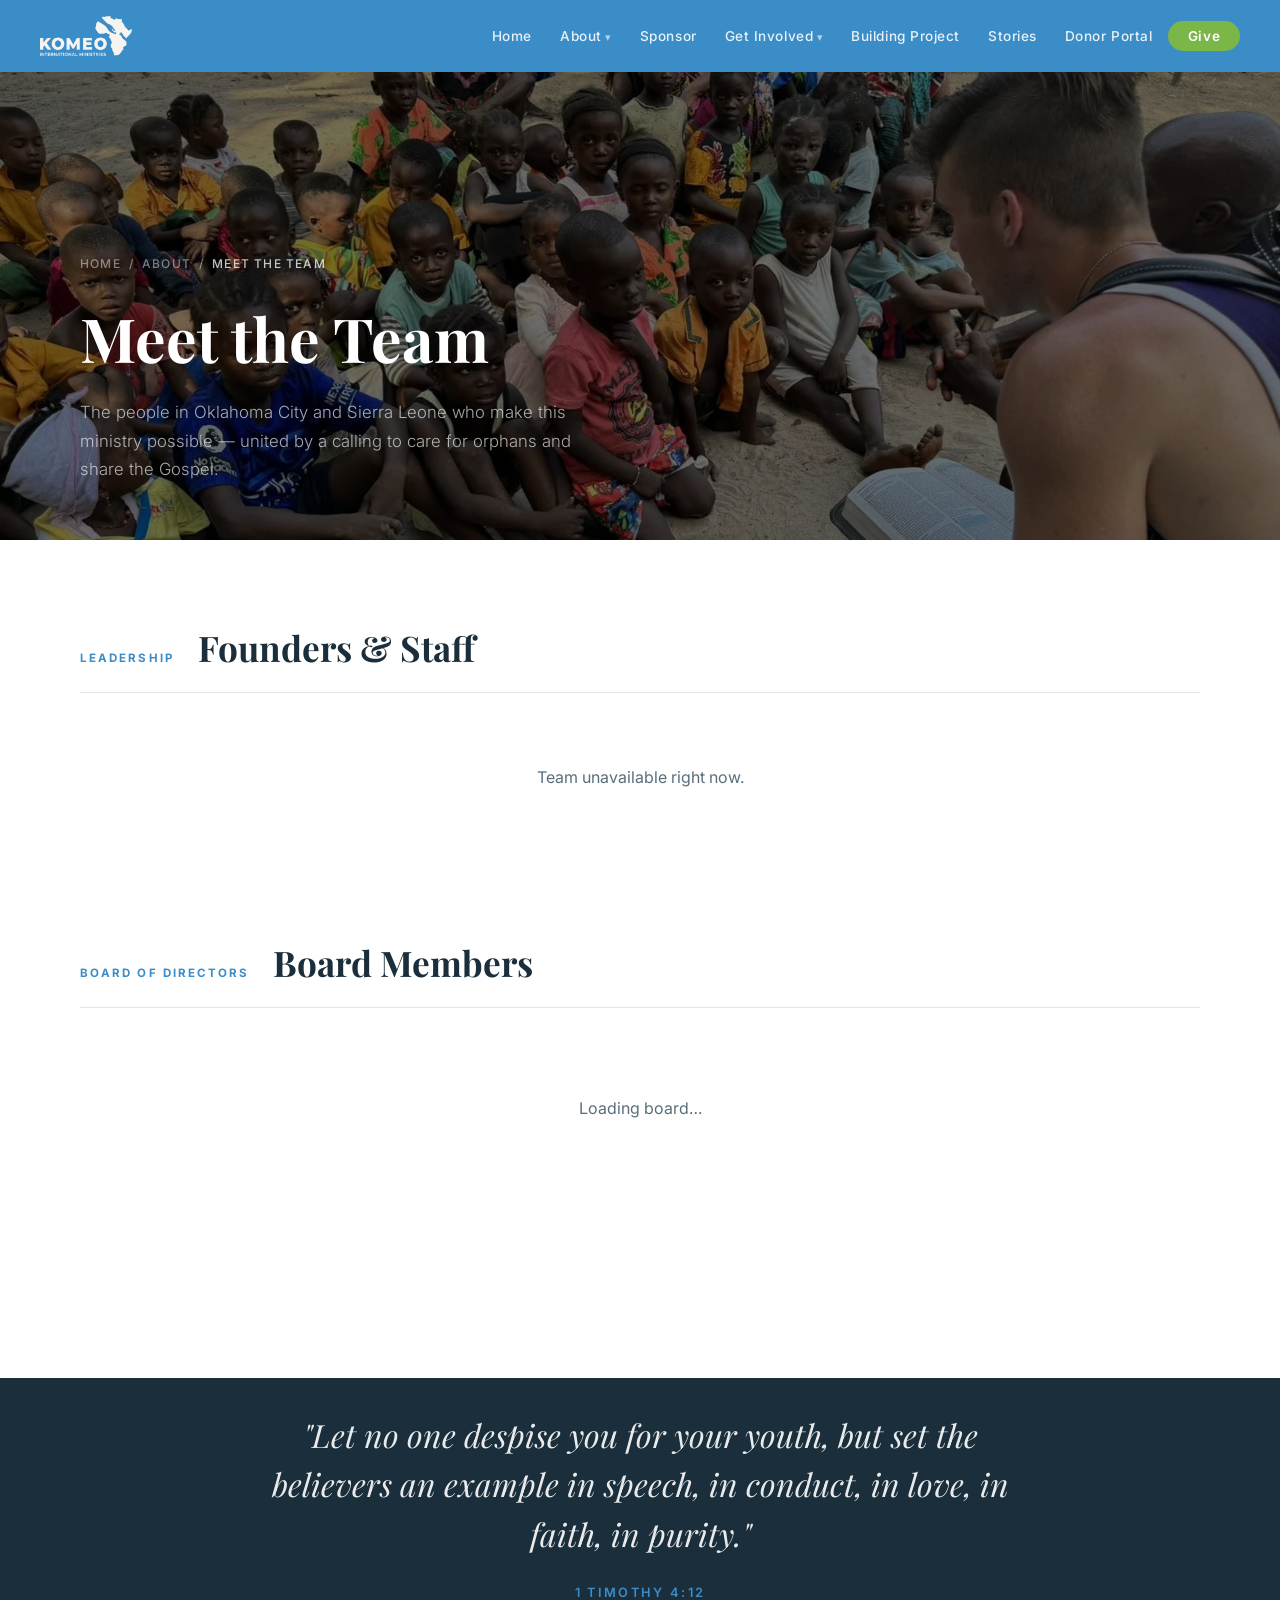
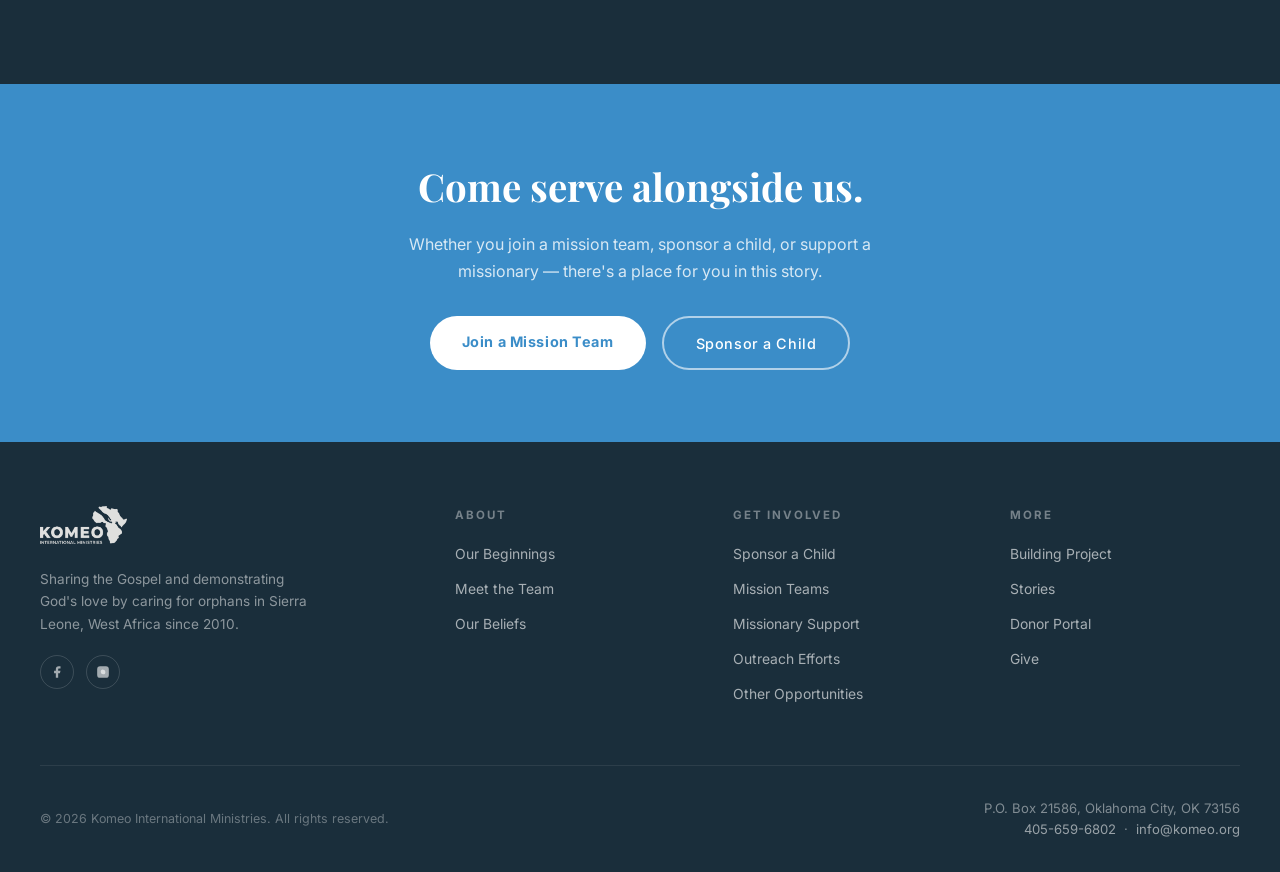
<file: meet-the-team.html>
<!DOCTYPE html>
<html lang="en">
<head>
  <meta charset="UTF-8" />
  <meta name="viewport" content="width=device-width, initial-scale=1.0" />
  <title>Meet the Team | Komeo International Ministries</title>
  <meta name="description" content="Meet the founders, board members, and staff behind Komeo International Ministries — united by a calling to care for orphans and share the Gospel in Sierra Leone." />
  <link rel="canonical" href="https://komeo.org/meet-the-team.html" />
  <meta property="og:type" content="website" />
  <meta property="og:url" content="https://komeo.org/meet-the-team.html" />
  <meta property="og:site_name" content="Komeo International Ministries" />
  <meta property="og:title" content="Meet the Komeo Team" />
  <meta property="og:description" content="The people in Oklahoma City and Sierra Leone making this ministry possible." />
  <meta property="og:image" content="https://komeo.org/images/home-hero.webp" />
  <meta property="og:image:width" content="1200" />
  <meta property="og:image:height" content="630" />
  <meta name="twitter:card" content="summary_large_image" />
  <meta name="twitter:title" content="Meet the Komeo Team" />
  <meta name="twitter:description" content="The people in Oklahoma City and Sierra Leone making this ministry possible." />
  <meta name="twitter:image" content="https://komeo.org/images/home-hero.webp" />
  <link rel="preconnect" href="https://fonts.googleapis.com" />
  <link rel="preconnect" href="https://fonts.gstatic.com" crossorigin />
  <link href="https://fonts.googleapis.com/css2?family=Playfair+Display:ital,wght@0,400;0,600;0,700;1,400;1,600&family=Inter:wght@300;400;500;600&display=swap" rel="stylesheet" />
  <link rel="stylesheet" href="/komeo.css" />
  <style>
    /* ── HERO ── */
    .page-hero {
      position: relative;
      margin-top: var(--nav-h);
      min-height: 52vh;
      display: flex;
      align-items: flex-end;
      overflow: hidden;
    }
    .page-hero-bg {
      position: absolute; inset: 0;
      background-image: url('/images/meet-the-team-hero.webp');
      background-size: cover; background-position: center center;
      filter: brightness(0.45);
    }
    .page-hero-content {
      position: relative; z-index: 1;
      width: 100%; max-width: 1200px;
      margin: 0 auto; padding: 0 2.5rem 3.5rem;
    }
    .breadcrumb {
      display: flex; align-items: center; gap: 0.5rem;
      margin-bottom: 1rem; font-size: 0.75rem; font-weight: 500;
      letter-spacing: 0.1em; text-transform: uppercase;
      color: rgba(255,255,255,0.45);
    }
    .breadcrumb a { color: rgba(255,255,255,0.45); text-decoration: none; }
    .breadcrumb a:hover { color: rgba(255,255,255,0.8); }
    .page-hero h1 {
      font-family: 'Playfair Display', serif;
      font-size: clamp(2.4rem, 5vw, 3.8rem);
      font-weight: 700; color: #fff; margin-bottom: 0.75rem;
    }
    .page-hero p {
      font-size: 1.05rem; color: rgba(255,255,255,0.65);
      max-width: 520px; line-height: 1.7; font-weight: 300;
    }

    /* ── TEAM SECTION ── */
    .team-section {
      position: relative;
      z-index: 2;
      background: var(--white);
      max-width: 1200px;
      margin: 0 auto;
      padding: 5rem 2.5rem 6rem;
    }

    .team-group { margin-bottom: 5rem; }

    .team-group-header {
      display: flex; align-items: baseline; gap: 1.5rem;
      margin-bottom: 2.5rem; padding-bottom: 1rem;
      border-bottom: 1px solid var(--border);
    }
    .team-group-header h2 {
      font-family: 'Playfair Display', serif;
      font-size: clamp(1.6rem, 3vw, 2.2rem);
      font-weight: 700; color: var(--deep);
    }
    .team-group-header .group-eyebrow {
      font-size: 0.72rem; font-weight: 700;
      letter-spacing: 0.18em; text-transform: uppercase; color: var(--sky);
    }

    /* Leadership grid — portrait overlay cards */
    .leadership-grid {
      display: grid;
      grid-template-columns: repeat(3, 1fr);
      gap: 2rem 2.5rem;
      padding-bottom: 2rem; /* space for overhanging box */
    }

    .leader-card {
      position: relative;
      padding-bottom: 2.5rem;
    }

    .leader-photo {
      width: 100%; aspect-ratio: 3/4;
      overflow: hidden; background: var(--sand);
    }
    .leader-photo img {
      width: 100%; height: 100%;
      object-fit: cover; object-position: center top; display: block;
      filter: grayscale(15%); transition: filter 0.3s, transform 0.4s;
    }
    .leader-card:hover .leader-photo img { filter: grayscale(0%); transform: scale(1.03); }
    .leader-photo.placeholder {
      display: flex; align-items: center; justify-content: center;
      background: var(--deep);
    }
    .leader-photo.placeholder span {
      font-family: 'Playfair Display', serif;
      font-size: 3rem; font-weight: 700; color: rgba(255,255,255,0.3);
    }

    .leader-info {
      position: absolute;
      bottom: 0; right: -1rem;
      background: var(--white);
      border: 2px solid var(--sky);
      padding: 0.85rem 1.1rem;
      min-width: 160px; max-width: 80%;
    }
    .leader-name {
      font-family: 'Playfair Display', serif;
      font-size: 1.3rem; font-weight: 700;
      color: var(--deep); line-height: 1.15; margin-bottom: 0.3rem;
    }
    .leader-role {
      font-size: 0.65rem; font-weight: 700;
      letter-spacing: 0.12em; text-transform: uppercase; color: var(--sky);
    }

    /* Board grid */
    .board-grid {
      display: grid;
      grid-template-columns: repeat(4, 1fr);
      gap: 2rem 2.5rem;
      padding-bottom: 2rem;
    }
    .board-card {
      position: relative;
      padding-bottom: 2.5rem;
    }
    .board-photo {
      width: 100%; aspect-ratio: 3/4;
      overflow: hidden; background: var(--sand);
    }
    .board-photo img {
      width: 100%; height: 100%;
      object-fit: cover; object-position: center top; display: block;
      filter: grayscale(15%); transition: filter 0.3s, transform 0.4s;
    }
    .board-card:hover .board-photo img { filter: grayscale(0%); transform: scale(1.03); }
    .board-photo.placeholder {
      display: flex; align-items: center; justify-content: center;
      background: var(--deep);
    }
    .board-photo.placeholder span {
      font-family: 'Playfair Display', serif;
      font-size: 2rem; font-weight: 700; color: rgba(255,255,255,0.3);
    }
    .board-info {
      position: absolute;
      bottom: 0; right: -1rem;
      background: var(--white);
      border: 2px solid var(--sky);
      padding: 0.65rem 0.85rem;
      min-width: 130px; max-width: 85%;
    }
    .board-name {
      font-family: 'Playfair Display', serif;
      font-size: 1.05rem; font-weight: 700;
      color: var(--deep); line-height: 1.15; margin-bottom: 0.2rem;
    }
    .board-role {
      font-size: 0.62rem; font-weight: 700;
      letter-spacing: 0.1em; text-transform: uppercase; color: var(--sky);
    }

    /* Next Gen — dark band */
    .nextgen {
      background: var(--deep);
      padding: 5rem 2.5rem 4rem;
      position: relative;
      z-index: 1;
    }
    .nextgen-inner {
      max-width: 1200px; margin: 0 auto;
      display: flex;
      flex-direction: row;
      align-items: center;
      gap: 4rem;
    }
    .nextgen-text {
      flex: 1.4;
    }
    .nextgen-text .section-eyebrow { color: var(--sky); margin-bottom: 0.5rem; display: block; }
    .nextgen-text h2 {
      font-family: 'Playfair Display', serif;
      font-size: clamp(1.4rem, 2.5vw, 1.9rem);
      font-weight: 700; color: #fff; margin-bottom: 0.75rem;
    }
    .nextgen-text p { font-size: 0.95rem; color: rgba(255,255,255,0.55); line-height: 1.7; }

    .nextgen-cards {
      display: flex; flex-wrap: wrap;
      gap: 2rem;
      justify-content: flex-start;
      align-items: flex-start;
      padding: 0 2rem 1rem 0;
    }

    .nextgen-card {
      position: relative;
      width: 200px;
      flex-shrink: 0;
      padding-bottom: 2.5rem;
    }
    .nextgen-photo {
      width: 100%; aspect-ratio: 3/4;
      overflow: hidden;
      background: rgba(255,255,255,0.06);
    }
    .nextgen-photo img {
      width: 100%; height: 100%;
      object-fit: cover; object-position: center top; display: block;
      filter: grayscale(15%); transition: filter 0.3s, transform 0.4s;
    }
    .nextgen-card:hover .nextgen-photo img { filter: grayscale(0%); transform: scale(1.03); }
    .nextgen-info {
      position: absolute;
      bottom: 0; right: -1rem;
      background: var(--deep);
      border: 2px solid var(--sky);
      padding: 0.65rem 0.85rem;
      min-width: 130px; max-width: 85%;
    }
    .nextgen-name {
      font-family: 'Playfair Display', serif;
      font-size: 1.05rem; font-weight: 700;
      color: #fff; line-height: 1.15; margin-bottom: 0.2rem;
    }
    .nextgen-role {
      font-size: 0.62rem; font-weight: 700;
      letter-spacing: 0.1em; text-transform: uppercase; color: var(--sky);
    }

    /* Scripture */
    .scripture-band {
      background: var(--deep); padding: 2rem 2.5rem 5rem; text-align: center;
    }
    .scripture-band blockquote {
      font-family: 'Playfair Display', serif;
      font-size: clamp(1.3rem, 2.5vw, 2rem);
      font-style: italic; color: rgba(255,255,255,0.9);
      max-width: 760px; margin: 0 auto 1.25rem; line-height: 1.55;
    }
    .scripture-band cite {
      font-size: 0.8rem; font-style: normal; font-weight: 600;
      letter-spacing: 0.18em; text-transform: uppercase; color: var(--sky);
    }

    /* CTA */
    .cta-band { background: var(--sky); padding: 4.5rem 2.5rem; text-align: center; }
    .cta-band h2 { font-family: 'Playfair Display', serif; font-size: clamp(1.6rem, 3vw, 2.4rem); color: #fff; margin-bottom: 0.85rem; }
    .cta-band p { font-size: 1rem; color: rgba(255,255,255,0.8); max-width: 480px; margin: 0 auto 2rem; line-height: 1.65; }
    .cta-buttons { display: flex; gap: 1rem; justify-content: center; flex-wrap: wrap; }

    /* Mobile */
    @media (max-width: 960px) {
      .leadership-grid { grid-template-columns: repeat(2, 1fr); }
      .board-grid { grid-template-columns: repeat(2, 1fr); }
      .nextgen-inner { flex-direction: column; gap: 2.5rem; }
      .nextgen-cards { padding-right: 1.5rem; }
    }
    @media (max-width: 540px) {
      .leadership-grid { grid-template-columns: repeat(2, 1fr); gap: 1rem; }
      .board-grid { grid-template-columns: repeat(2, 1fr); gap: 1rem; }
      .team-section { padding: 3rem 1.5rem 4rem; }
      .nextgen { padding: 3rem 1.5rem 4rem; }
      .leader-info, .board-info, .nextgen-info {
        position: static;
        border: none; border-top: 2px solid var(--sky);
        padding: 0.5rem 0.25rem;
        min-width: 0; max-width: 100%;
        margin-top: 0.5rem;
      }
      .leader-card, .board-card, .nextgen-card { padding-bottom: 0; }
      .leader-name { font-size: 0.9rem !important; }
      .board-name, .nextgen-name { font-size: 0.85rem !important; }
    }
  </style>
</head>
<body>

  <!-- HERO -->
  <div class="page-hero">
    <div class="page-hero-bg"></div>
    <div class="page-hero-content">
      <div class="breadcrumb">
        <a href="/index.html">Home</a><span>/</span>
        <span>About</span><span>/</span>
        <span style="color:rgba(255,255,255,0.75);">Meet the Team</span>
      </div>
      <h1>Meet the Team</h1>
      <p>The people in Oklahoma City and Sierra Leone who make this ministry possible — united by a calling to care for orphans and share the Gospel.</p>
    </div>
  </div>

  <!-- TEAM SECTION -->
  <div class="team-section">

    <div class="team-group">
      <div class="team-group-header">
        <span class="group-eyebrow">Leadership</span>
        <h2>Founders &amp; Staff</h2>
      </div>
      <div class="leadership-grid" id="leadershipGrid">
        <div style="grid-column:1/-1;text-align:center;padding:3rem;color:var(--muted);">Loading team…</div>
      </div>
    </div>

    <div class="team-group">
      <div class="team-group-header">
        <span class="group-eyebrow">Board of Directors</span>
        <h2>Board Members</h2>
      </div>
      <div class="board-grid" id="boardGrid">
        <div style="grid-column:1/-1;text-align:center;padding:3rem;color:var(--muted);">Loading board…</div>
      </div>
    </div>

  </div>

  <!-- NEXT GEN -->
  <div class="nextgen" id="nextgenSection" style="display:none;">
    <div class="nextgen-inner">
      <div class="nextgen-text">
        <span class="section-eyebrow">Next Generation</span>
        <h2>Raising up the next generation of leaders</h2>
        <p>Komeo isn't just caring for children today — we're investing in the future leaders of Sierra Leone. Our Next Gen Board ensures the ministry will continue to grow and impact lives for generations to come.</p>
      </div>
      <div class="nextgen-cards" id="nextgenGrid"></div>
    </div>
  </div>

  <!-- SCRIPTURE -->
  <div class="scripture-band">
    <blockquote>"Let no one despise you for your youth, but set the believers an example in speech, in conduct, in love, in faith, in purity."</blockquote>
    <cite>1 Timothy 4:12</cite>
  </div>

  <!-- CTA -->
  <div class="cta-band">
    <h2>Come serve alongside us.</h2>
    <p>Whether you join a mission team, sponsor a child, or support a missionary — there's a place for you in this story.</p>
    <div class="cta-buttons">
      <a href="/mission-teams.html" class="btn-white">Join a Mission Team</a>
      <a href="/sponsor.html" class="btn-outline-white">Sponsor a Child</a>
    </div>
  </div>

  <script src="/admin-trigger.js"></script>
  <script src="/komeo.js"></script>

  <script>
    const SB  = 'https://mnyarbqxyynysoqiwtnh.supabase.co';
    const KEY = 'eyJhbGciOiJIUzI1NiIsInR5cCI6IkpXVCJ9.eyJpc3MiOiJzdXBhYmFzZSIsInJlZiI6Im1ueWFyYnF4eXlueXNvcWl3dG5oIiwicm9sZSI6ImFub24iLCJpYXQiOjE3ODEwNzI3NjYsImV4cCI6MjA5NjY0ODc2Nn0.0Yi-nTtH6EWh66afXhW1dpeGezwEn8JMRALgG_pk9DY';

    function imgSrc(url) {
      if (!url) return null;
      if (url.startsWith('http')) return url;
      return url.startsWith('/') ? url : '/' + url;
    }

    function leaderCard(r) {
      const src = imgSrc(r.image_url);
      const initials = (r.initials || r.name.split(' ').map(n=>n[0]).join('')).slice(0,2);
      return `
        <div class="leader-card">
          <div class="leader-photo ${src ? '' : 'placeholder'}">
            ${src ? `<img src="${src}" alt="${r.name}" loading="lazy" />` : `<span>${initials}</span>`}
          </div>
          <div class="leader-info">
            <div class="leader-name">${r.name}</div>
            <div class="leader-role">${r.role}</div>
          </div>
        </div>`;
    }

    function boardCard(r) {
      const src = imgSrc(r.image_url);
      const initials = (r.initials || r.name.split(' ').map(n=>n[0]).join('')).slice(0,2);
      return `
        <div class="board-card">
          <div class="board-photo ${src ? '' : 'placeholder'}">
            ${src ? `<img src="${src}" alt="${r.name}" loading="lazy" />` : `<span>${initials}</span>`}
          </div>
          <div class="board-info">
            <div class="board-name">${r.name}</div>
            <div class="board-role">${r.role}</div>
          </div>
        </div>`;
    }

    function nextgenCard(r) {
      const src = imgSrc(r.image_url);
      const initials = (r.initials || r.name.split(' ').map(n=>n[0]).join('')).slice(0,2);
      return `
        <div class="nextgen-card">
          <div class="nextgen-photo">
            ${src ? `<img src="${src}" alt="${r.name}" loading="lazy" />` : `<div style="width:100%;height:100%;display:flex;align-items:center;justify-content:center;font-family:'Playfair Display',serif;font-size:2rem;font-weight:700;color:rgba(255,255,255,0.3);">${initials}</div>`}
          </div>
          <div class="nextgen-info">
            <div class="nextgen-name">${r.name}</div>
            <div class="nextgen-role">${r.role}</div>
          </div>
        </div>`;
    }

    async function loadTeam() {
      try {
        const res = await fetch(`${SB}/rest/v1/komeo_team?order=sort_order.asc`, {
          headers: { 'apikey': KEY, 'Authorization': `Bearer ${KEY}` }
        });
        const rows = await res.json();

        const leadership = rows.filter(r => r.group_type === 'leadership');
        const board      = rows.filter(r => r.group_type === 'board');
        const nextgen    = rows.filter(r => r.group_type === 'nextgen');

        document.getElementById('leadershipGrid').innerHTML = leadership.length
          ? leadership.map(leaderCard).join('')
          : '<div style="grid-column:1/-1;color:var(--muted);padding:2rem;">No team members yet.</div>';

        document.getElementById('boardGrid').innerHTML = board.length
          ? board.map(boardCard).join('')
          : '<div style="grid-column:1/-1;color:var(--muted);padding:2rem;">No board members yet.</div>';

        if (nextgen.length) {
          document.getElementById('nextgenGrid').innerHTML = nextgen.map(nextgenCard).join('');
          document.getElementById('nextgenSection').style.display = 'block';
        }

      } catch(e) {
        console.warn('Team load failed', e);
        document.getElementById('leadershipGrid').innerHTML = '<div style="grid-column:1/-1;text-align:center;padding:2rem;color:var(--muted);">Team unavailable right now.</div>';
      }
    }

    loadTeam();
  </script>
</body>
</html>
</file>
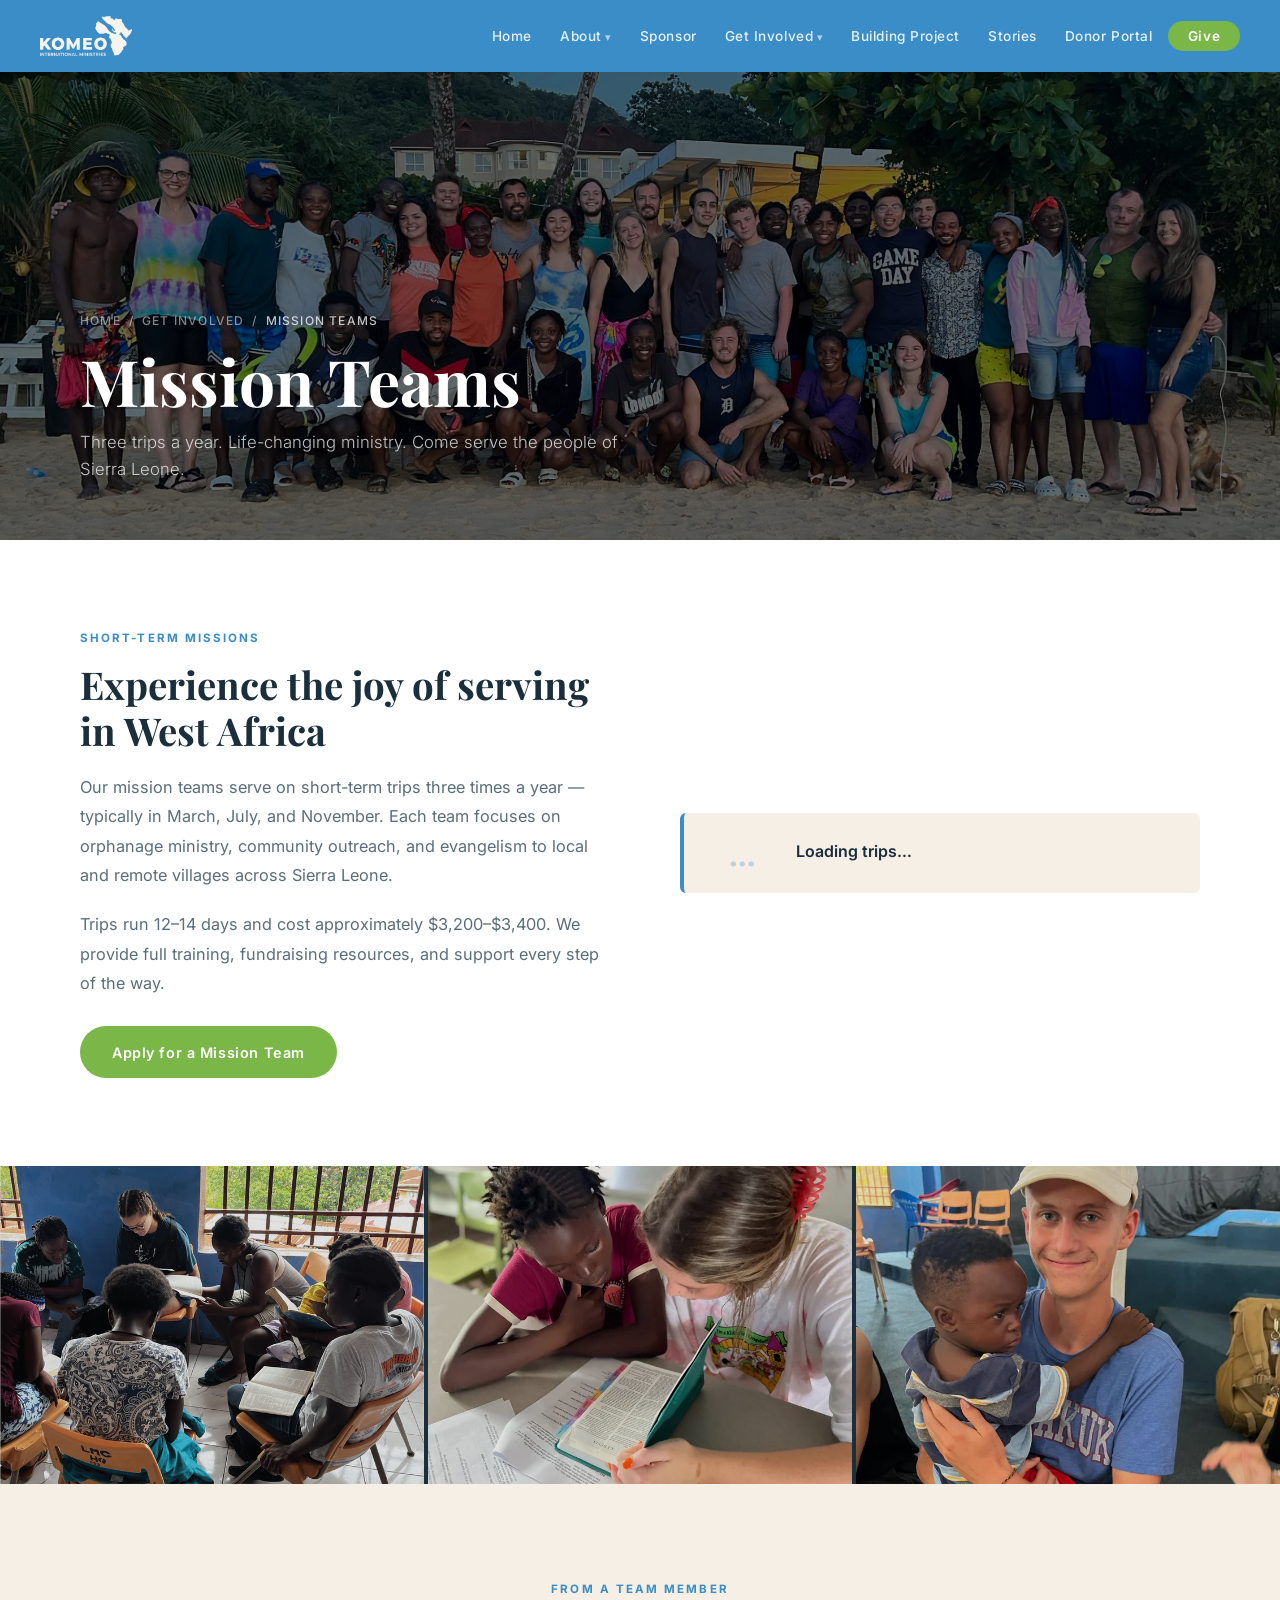
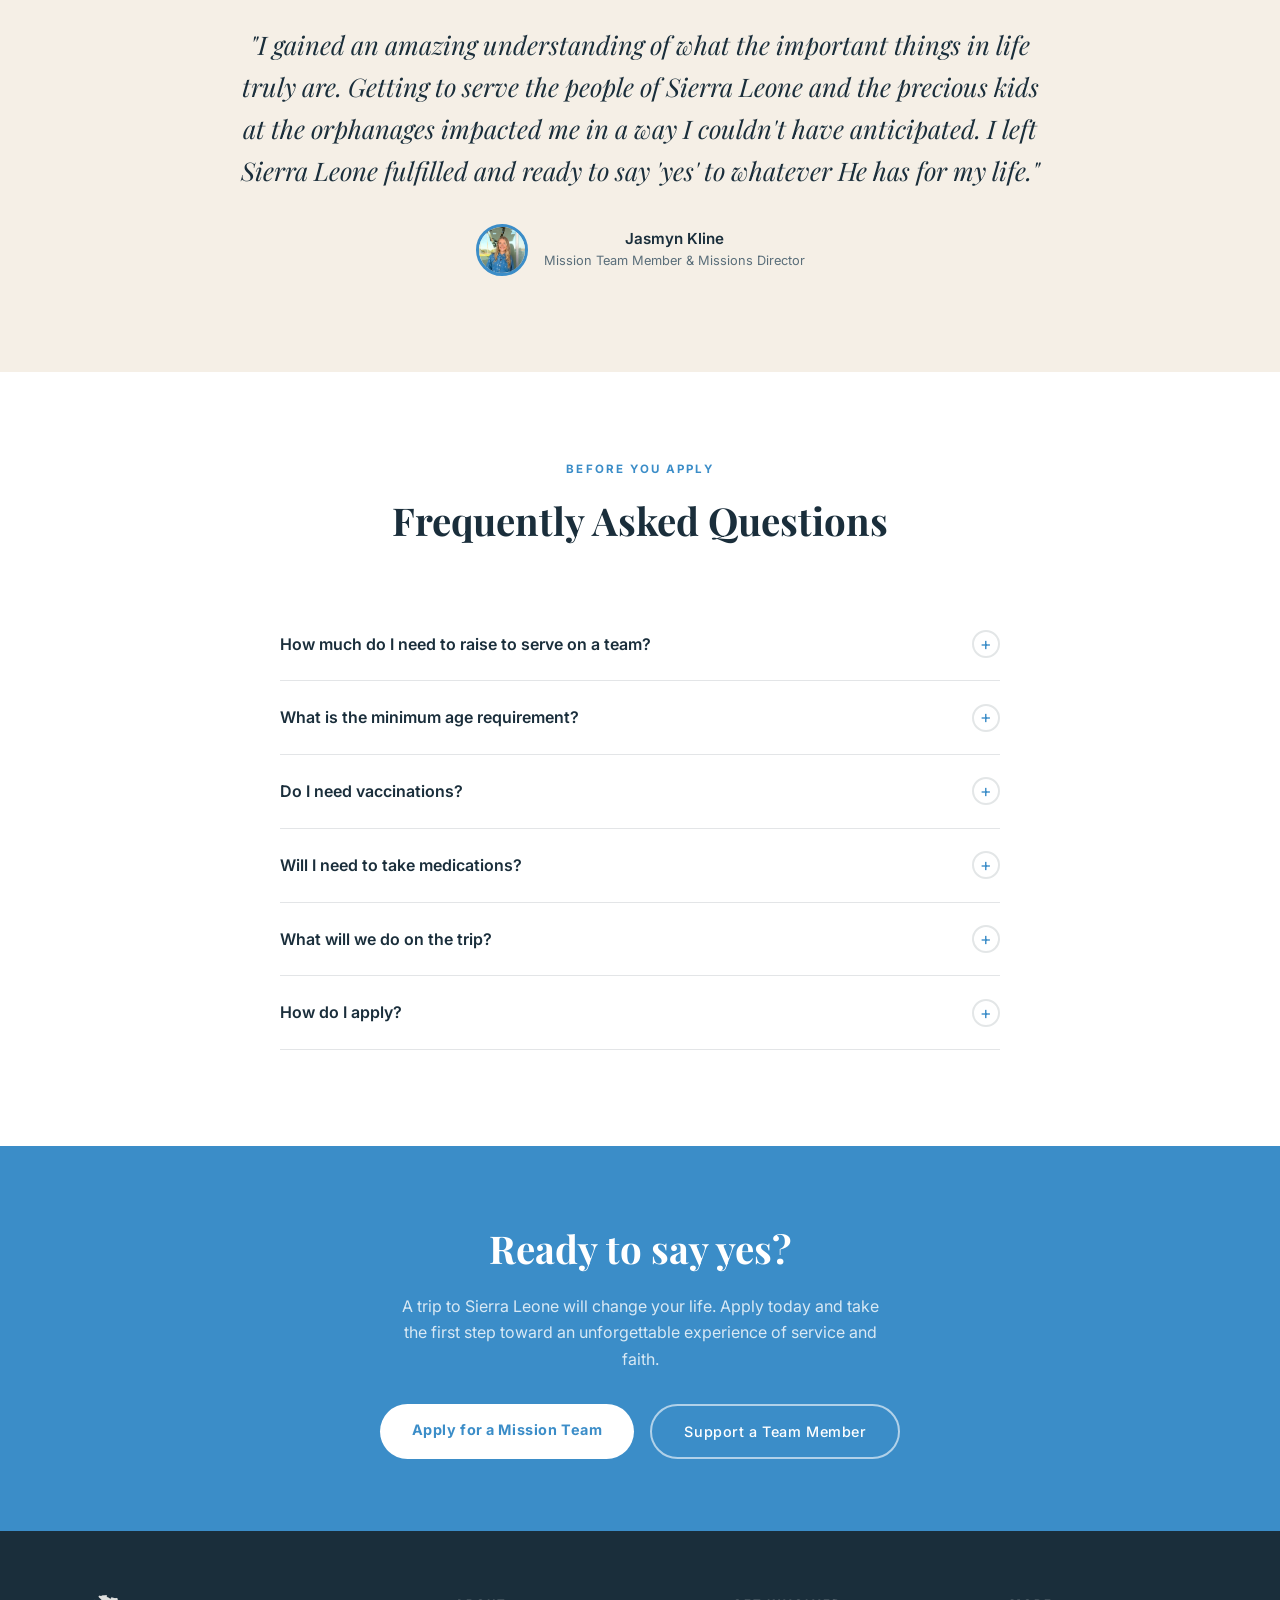
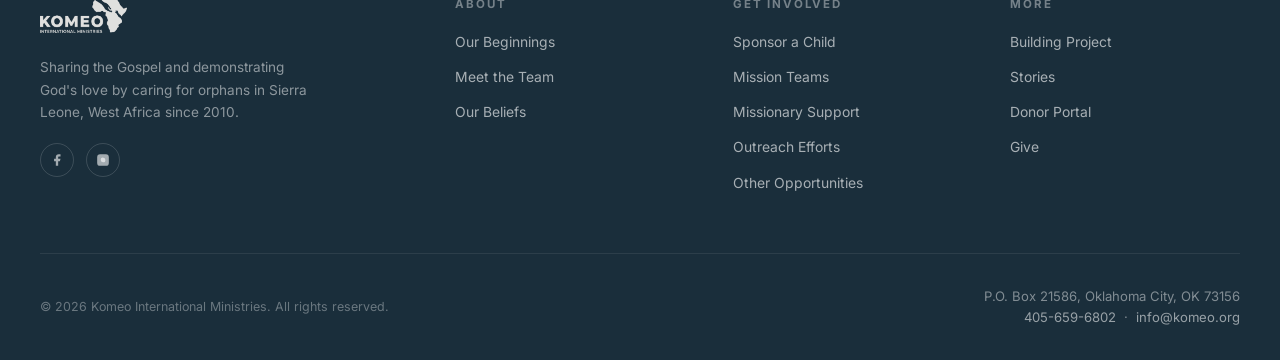
<file: mission-teams.html>
<!DOCTYPE html>
<html lang="en">
<head>
  <meta charset="UTF-8" />
  <meta name="viewport" content="width=device-width, initial-scale=1.0" />
  <title>Mission Teams to Sierra Leone | Komeo International Ministries</title>
  <meta name="description" content="Join a short-term mission team to Sierra Leone with Komeo. Three trips per year — March, July, and November. Experience orphanage ministry and community outreach firsthand." />
  <link rel="canonical" href="https://komeo.org/mission-teams.html" />
  <meta property="og:type" content="website" />
  <meta property="og:url" content="https://komeo.org/mission-teams.html" />
  <meta property="og:site_name" content="Komeo International Ministries" />
  <meta property="og:title" content="Join a Mission Team to Sierra Leone" />
  <meta property="og:description" content="Three trips per year. 12–14 days. Life-changing ministry in West Africa." />
  <meta property="og:image" content="https://komeo.org/images/home-hero.webp" />
  <meta property="og:image:width" content="1200" />
  <meta property="og:image:height" content="630" />
  <meta name="twitter:card" content="summary_large_image" />
  <meta name="twitter:title" content="Join a Mission Team to Sierra Leone" />
  <meta name="twitter:description" content="Three trips per year. 12–14 days. Life-changing ministry in West Africa." />
  <meta name="twitter:image" content="https://komeo.org/images/home-hero.webp" />
  <meta name="description" content="Join a Komeo mission team to Sierra Leone — serving orphans, sharing the Gospel, and experiencing life-changing ministry three times a year." />

  <link rel="preconnect" href="https://fonts.googleapis.com" />
  <link rel="preconnect" href="https://fonts.gstatic.com" crossorigin />
  <link href="https://fonts.googleapis.com/css2?family=Playfair+Display:ital,wght@0,400;0,600;0,700;1,400;1,600&family=Inter:wght@300;400;500;600&display=swap" rel="stylesheet" />
  <link rel="stylesheet" href="/komeo.css" />

  <style>
    *, *::before, *::after { box-sizing: border-box; margin: 0; padding: 0; }
    :root {
      --sky: #3B8DC8; --sky-dark: #2A6FA0; --deep: #1A2E3B;
      --sand: #F5EFE6; --lime: #7AB648; --lime-dark: #5E9234;
      --white: #ffffff; --text: #1A2E3B; --muted: #5A6E7A;
      --border: rgba(26,46,59,0.12); --nav-h: 72px;
    }
    html { scroll-behavior: smooth; }
    body { font-family: 'Inter', sans-serif; color: var(--text); background: var(--white); line-height: 1.6; -webkit-font-smoothing: antialiased; }

    /* NAV */
    nav { position: fixed; top: 0; left: 0; right: 0; height: var(--nav-h); background: var(--sky); display: flex; align-items: center; justify-content: space-between; padding: 0 2.5rem; z-index: 100; transition: background 0.3s; }
    nav.scrolled { background: var(--deep); box-shadow: 0 2px 20px rgba(0,0,0,0.2); }
    .nav-logo { display: flex; align-items: center; text-decoration: none; }
    .nav-logo img { height: 40px; width: auto; }
    .nav-links { display: flex; align-items: center; gap: 0.25rem; list-style: none; }
    .nav-links a { color: rgba(255,255,255,0.88); text-decoration: none; font-size: 0.85rem; font-weight: 500; letter-spacing: 0.04em; padding: 0.4rem 0.75rem; border-radius: 4px; transition: color 0.2s, background 0.2s; white-space: nowrap; }
    .nav-links a:hover { color: #fff; background: rgba(255,255,255,0.1); }
    .nav-dropdown { position: relative; }
    .nav-dropdown > a::after { content: ' ▾'; font-size: 0.7rem; opacity: 0.7; }
    .dropdown-menu { display: none; position: absolute; top: 100%; left: 0; background: var(--deep); border-radius: 6px; overflow: hidden; min-width: 180px; box-shadow: 0 8px 32px rgba(0,0,0,0.22); padding-top: 10px; }
    .dropdown-menu::before { content: ""; display: block; height: 0; }
    .nav-dropdown:hover .dropdown-menu { display: block; }
    .dropdown-menu a { display: block; color: rgba(255,255,255,0.85) !important; font-size: 0.82rem !important; padding: 0.6rem 1rem !important; border-radius: 0 !important; border-bottom: 1px solid rgba(255,255,255,0.06); }
    .dropdown-menu a:last-child { border-bottom: none; }
    .dropdown-menu a:hover { background: rgba(255,255,255,0.08) !important; color: #fff !important; }
    .nav-give { background: var(--lime) !important; color: #fff !important; padding: 0.45rem 1.2rem !important; border-radius: 40px !important; font-weight: 600 !important; letter-spacing: 0.06em !important; }
    .nav-give:hover { background: var(--lime-dark) !important; }
    .nav-toggle { display: none; background: none; border: none; cursor: pointer; padding: 0.4rem; }
    .nav-toggle span { display: block; width: 24px; height: 2px; background: #fff; margin: 5px 0; border-radius: 2px; }

    /* PAGE HERO */
    .page-hero {
      margin-top: var(--nav-h);
      position: relative;
      min-height: 52vh;
      display: flex;
      align-items: flex-end;
      overflow: hidden;
    }
    .page-hero-bg {
      position: absolute; inset: 0;
      background-image: url('/images/misison-teams-hero.webp');
      background-size: cover;
      background-position: center center;
      filter: brightness(0.45);
    }
    .page-hero-content {
      position: relative; z-index: 1;
      width: 100%; max-width: 1200px;
      margin: 0 auto; padding: 0 2.5rem 3.5rem;
    }
    .breadcrumb { display: flex; align-items: center; gap: 0.5rem; margin-bottom: 1rem; font-size: 0.75rem; font-weight: 500; letter-spacing: 0.1em; text-transform: uppercase; color: rgba(255,255,255,0.5); }
    .breadcrumb a { color: rgba(255,255,255,0.5); text-decoration: none; transition: color 0.2s; }
    .breadcrumb a:hover { color: rgba(255,255,255,0.85); }
    .page-hero h1 { font-family: 'Playfair Display', serif; font-size: clamp(2.4rem, 5vw, 4rem); font-weight: 700; color: #fff; line-height: 1.1; margin-bottom: 0.75rem; }
    .page-hero p { font-size: 1.05rem; color: rgba(255,255,255,0.75); max-width: 540px; line-height: 1.65; font-weight: 300; }

    /* INTRO SECTION */
    .intro-section {
      max-width: 1200px;
      margin: 0 auto;
      padding: 5.5rem 2.5rem;
      display: grid;
      grid-template-columns: 1fr 1fr;
      gap: 5rem;
      align-items: center;
    }

    .intro-text .eyebrow { font-size: 0.72rem; font-weight: 700; letter-spacing: 0.18em; text-transform: uppercase; color: var(--sky); margin-bottom: 0.75rem; }
    .intro-text h2 { font-family: 'Playfair Display', serif; font-size: clamp(1.8rem, 3vw, 2.6rem); font-weight: 700; color: var(--deep); margin-bottom: 1.25rem; line-height: 1.2; }
    .intro-text p { font-size: 1.02rem; color: var(--muted); line-height: 1.8; margin-bottom: 1.25rem; }

    .btn-primary {
      display: inline-block; background: var(--lime); color: #fff;
      text-decoration: none; font-size: 0.9rem; font-weight: 600;
      letter-spacing: 0.04em; padding: 0.9rem 2rem; border-radius: 40px;
      transition: background 0.2s, transform 0.15s; margin-top: 0.5rem;
    }
    .btn-primary:hover { background: var(--lime-dark); transform: translateY(-1px); }

    /* TRIP DATES */
    .trip-dates {
      display: flex;
      flex-direction: column;
      gap: 1rem;
    }

    .trip-card {
      background: var(--sand);
      border-radius: 6px;
      padding: 1.5rem 1.75rem;
      display: flex;
      align-items: center;
      gap: 1.5rem;
      border-left: 4px solid var(--sky);
    }

    .trip-month {
      font-family: 'Playfair Display', serif;
      font-size: 2rem;
      font-weight: 700;
      color: var(--sky);
      line-height: 1;
      min-width: 60px;
      text-align: center;
    }

    .trip-info h4 { font-weight: 600; font-size: 1rem; color: var(--deep); margin-bottom: 0.2rem; }
    .trip-info p { font-size: 0.87rem; color: var(--muted); line-height: 1.5; }

    /* PHOTO MOSAIC */
    .photo-mosaic {
      background: var(--deep);
      padding: 0;
      display: grid;
      grid-template-columns: repeat(3, 1fr);
      gap: 4px;
    }

    .mosaic-img {
      aspect-ratio: 4/3;
      overflow: hidden;
    }

    .mosaic-img img {
      width: 100%; height: 100%;
      object-fit: cover; display: block;
      transition: transform 0.5s;
      filter: brightness(0.88);
    }

    .mosaic-img:hover img { transform: scale(1.04); filter: brightness(1); }

    .mosaic-img.tall { aspect-ratio: 4/5; }

    /* TESTIMONIAL */
    .testimonial-section {
      background: var(--sand);
      padding: 6rem 2.5rem;
    }

    .testimonial-inner {
      max-width: 820px;
      margin: 0 auto;
      text-align: center;
    }

    .testimonial-inner .eyebrow { font-size: 0.72rem; font-weight: 700; letter-spacing: 0.18em; text-transform: uppercase; color: var(--sky); margin-bottom: 1.5rem; display: block; }

    .testimonial-quote {
      font-family: 'Playfair Display', serif;
      font-size: clamp(1.2rem, 2.2vw, 1.6rem);
      font-style: italic;
      color: var(--deep);
      line-height: 1.65;
      margin-bottom: 2rem;
    }

    .testimonial-author {
      display: flex;
      align-items: center;
      justify-content: center;
      gap: 1rem;
    }

    .author-photo {
      width: 52px; height: 52px;
      border-radius: 50%; overflow: hidden;
      border: 3px solid var(--sky);
    }

    .author-photo img { width: 100%; height: 100%; object-fit: cover; object-position: center top; display: block; }

    .author-name { font-weight: 600; font-size: 0.95rem; color: var(--deep); }
    .author-role { font-size: 0.8rem; color: var(--muted); }

    /* FAQ */
    .faq-section {
      max-width: 800px;
      margin: 0 auto;
      padding: 5.5rem 2.5rem 6rem;
    }

    .faq-header { text-align: center; margin-bottom: 3.5rem; }
    .faq-header .eyebrow { font-size: 0.72rem; font-weight: 700; letter-spacing: 0.18em; text-transform: uppercase; color: var(--sky); margin-bottom: 0.75rem; }
    .faq-header h2 { font-family: 'Playfair Display', serif; font-size: clamp(1.8rem, 3vw, 2.4rem); font-weight: 700; color: var(--deep); }

    .faq-item {
      border-bottom: 1px solid var(--border);
    }

    .faq-question {
      display: flex;
      justify-content: space-between;
      align-items: center;
      padding: 1.4rem 0;
      cursor: pointer;
      gap: 1rem;
    }

    .faq-question h4 {
      font-weight: 600;
      font-size: 1rem;
      color: var(--deep);
      line-height: 1.4;
    }

    .faq-icon {
      width: 28px; height: 28px; min-width: 28px;
      border: 2px solid var(--border);
      border-radius: 50%;
      display: flex; align-items: center; justify-content: center;
      font-size: 1.1rem; color: var(--sky);
      transition: transform 0.3s, border-color 0.2s;
    }

    .faq-item.open .faq-icon { transform: rotate(45deg); border-color: var(--sky); }

    .faq-answer {
      display: none;
      padding-bottom: 1.5rem;
    }

    .faq-item.open .faq-answer { display: block; }

    .faq-answer p {
      font-size: 0.95rem;
      color: var(--muted);
      line-height: 1.75;
    }

    .faq-answer a { color: var(--sky); text-decoration: underline; }

    /* CTA */
    .cta-band { background: var(--sky); padding: 4.5rem 2.5rem; text-align: center; }
    .cta-band h2 { font-family: 'Playfair Display', serif; font-size: clamp(1.6rem, 3vw, 2.4rem); color: #fff; margin-bottom: 0.85rem; }
    .cta-band p { font-size: 1rem; color: rgba(255,255,255,0.8); max-width: 480px; margin: 0 auto 2rem; line-height: 1.65; }
    .cta-buttons { display: flex; gap: 1rem; justify-content: center; flex-wrap: wrap; }
    .btn-white { display: inline-block; background: #fff; color: var(--sky); text-decoration: none; font-size: 0.9rem; font-weight: 700; padding: 0.85rem 2rem; border-radius: 40px; transition: background 0.2s; }
    .btn-white:hover { background: var(--sand); }
    .btn-outline-white { display: inline-block; border: 2px solid rgba(255,255,255,0.6); color: #fff; text-decoration: none; font-size: 0.9rem; font-weight: 500; padding: 0.85rem 2rem; border-radius: 40px; transition: border-color 0.2s; }
    .btn-outline-white:hover { border-color: #fff; }

    /* FOOTER */
    footer { background: var(--deep); padding: 4rem 2.5rem 2rem; }
    .footer-inner { max-width: 1200px; margin: 0 auto; }
    .footer-grid { display: grid; grid-template-columns: 1.6fr 1fr 1fr 1fr; gap: 3rem; margin-bottom: 3rem; }
    .footer-brand img { height: 38px; width: auto; margin-bottom: 1rem; opacity: 0.9; }
    .footer-brand p { font-size: 0.85rem; color: rgba(255,255,255,0.5); line-height: 1.65; max-width: 280px; margin-bottom: 1.25rem; }
    .footer-social { display: flex; gap: 0.75rem; }
    .footer-social a { width: 34px; height: 34px; border: 1px solid rgba(255,255,255,0.15); border-radius: 50%; display: flex; align-items: center; justify-content: center; transition: border-color 0.2s, background 0.2s; }
    .footer-social a:hover { border-color: var(--sky); background: rgba(59,141,200,0.15); }
    .footer-social svg { width: 14px; height: 14px; fill: rgba(255,255,255,0.6); }
    .footer-col h5 { font-size: 0.72rem; font-weight: 700; letter-spacing: 0.16em; text-transform: uppercase; color: rgba(255,255,255,0.4); margin-bottom: 1rem; }
    .footer-col ul { list-style: none; }
    .footer-col ul li { margin-bottom: 0.6rem; }
    .footer-col ul a { font-size: 0.87rem; color: rgba(255,255,255,0.62); text-decoration: none; transition: color 0.2s; }
    .footer-col ul a:hover { color: #fff; }
    .footer-bottom { border-top: 1px solid rgba(255,255,255,0.08); padding-top: 2rem; display: flex; justify-content: space-between; align-items: center; flex-wrap: wrap; gap: 1rem; }
    .footer-bottom p { font-size: 0.78rem; color: rgba(255,255,255,0.35); }
    .footer-contact { font-size: 0.82rem; color: rgba(255,255,255,0.45); text-align: right; line-height: 1.6; }
    .footer-contact a { color: rgba(255,255,255,0.55); text-decoration: none; transition: color 0.2s; }
    .footer-contact a:hover { color: #fff; }

    /* MOBILE */
    @media (max-width: 960px) {
      .intro-section { grid-template-columns: 1fr; gap: 3rem; padding: 4rem 1.5rem; }
      .photo-mosaic { grid-template-columns: 1fr 1fr; }
      .footer-grid { grid-template-columns: 1fr 1fr; }
      nav { padding: 0 1.5rem; }
      .nav-links { display: none; }
      .nav-links.open { display: flex; flex-direction: column; position: fixed; top: var(--nav-h); left: 0; right: 0; background: var(--deep); padding: 1.5rem; gap: 0.25rem; max-height: calc(100vh - var(--nav-h)); overflow-y: auto; }
      .nav-toggle { display: block; }
      .dropdown-menu { position: static; box-shadow: none; background: rgba(255,255,255,0.06); border-radius: 4px; margin-top: 0.25rem; }
      .nav-dropdown:hover .dropdown-menu { display: none; }
      .nav-dropdown.open .dropdown-menu { display: block; }
      .page-hero-content { padding: 0 1.5rem 2.5rem; }
      .faq-section { padding: 4rem 1.5rem 5rem; }
    }
    @media (max-width: 540px) {
      .photo-mosaic { grid-template-columns: 1fr 1fr; }
      .hide-mobile { display: none; }
      .footer-grid { grid-template-columns: 1fr; }
    }
  </style>
</head>
<body>

  <!-- PAGE HERO -->
  <div class="page-hero">
    <div class="page-hero-bg"></div>
    <div class="page-hero-content">
      <div class="breadcrumb">
        <a href="index.html">Home</a><span>/</span>
        <span>Get Involved</span><span>/</span>
        <span style="color:rgba(255,255,255,0.75)">Mission Teams</span>
      </div>
      <h1>Mission Teams</h1>
      <p>Three trips a year. Life-changing ministry. Come serve the people of Sierra Leone.</p>
    </div>
  </div>

  <!-- INTRO -->
  <div class="intro-section">
    <div class="intro-text">
      <p class="eyebrow">Short-Term Missions</p>
      <h2>Experience the joy of serving in West Africa</h2>
      <p>Our mission teams serve on short-term trips three times a year — typically in March, July, and November. Each team focuses on orphanage ministry, community outreach, and evangelism to local and remote villages across Sierra Leone.</p>
      <p>Trips run 12–14 days and cost approximately $3,200–$3,400. We provide full training, fundraising resources, and support every step of the way.</p>
      <a href="https://komeo.managedmissions.com/OurTrips" target="_blank" rel="noopener" class="btn-primary">Apply for a Mission Team</a>
    </div>

    <div class="trip-dates" id="tripDates">
      <!-- loaded from Supabase -->
      <div class="trip-card"><div class="trip-month" style="opacity:0.3">…</div><div class="trip-info"><h4>Loading trips…</h4></div></div>
    </div>
  </div>

  <!-- PHOTO MOSAIC -->
  <div class="photo-mosaic">
    <div class="mosaic-img">
      <img src="images/Website+Photos+-+Mission+Teams+Page-01.webp" alt="Mission team in Sierra Leone" loading="lazy" />
    </div>
    <div class="mosaic-img">
      <img src="images/IMG_7196+12.webp" alt="Children at the orphanage" loading="lazy" />
    </div>
    <div class="mosaic-img hide-mobile">
      <img src="images/unnamed+6a-3.webp" alt="Community outreach" loading="lazy" />
    </div>
  </div>

  <!-- TESTIMONIAL -->
  <div class="testimonial-section">
    <div class="testimonial-inner">
      <span class="eyebrow">From a Team Member</span>
      <p class="testimonial-quote">"I gained an amazing understanding of what the important things in life truly are. Getting to serve the people of Sierra Leone and the precious kids at the orphanages impacted me in a way I couldn't have anticipated. I left Sierra Leone fulfilled and ready to say 'yes' to whatever He has for my life."</p>
      <div class="testimonial-author">
        <div class="author-photo">
          <img src="images/Screenshot+2026-05-29+at+9.29.21+AM.webp" alt="Jasmyn Kline" loading="lazy" />
        </div>
        <div>
          <div class="author-name">Jasmyn Kline</div>
          <div class="author-role">Mission Team Member &amp; Missions Director</div>
        </div>
      </div>
    </div>
  </div>

  <!-- FAQ -->
  <div class="faq-section">
    <div class="faq-header">
      <p class="eyebrow">Before You Apply</p>
      <h2>Frequently Asked Questions</h2>
    </div>

    <div class="faq-item">
      <div class="faq-question">
        <h4>How much do I need to raise to serve on a team?</h4>
        <div class="faq-icon">+</div>
      </div>
      <div class="faq-answer">
        <p>Trips typically cost $3,200–$3,400 for a 12–14 day trip. The amount depends on team size and the focus of each trip. As you fundraise, we provide training and all the resources you'll need throughout the process.</p>
      </div>
    </div>

    <div class="faq-item">
      <div class="faq-question">
        <h4>What is the minimum age requirement?</h4>
        <div class="faq-icon">+</div>
      </div>
      <div class="faq-answer">
        <p>We require team members to be 18 or older. However, we often send a Summer teen/young adult team where the minimum age is 14.</p>
      </div>
    </div>

    <div class="faq-item">
      <div class="faq-question">
        <h4>Do I need vaccinations?</h4>
        <div class="faq-icon">+</div>
      </div>
      <div class="faq-answer">
        <p>To acquire a Sierra Leone visa, you must have a Yellow Fever vaccine. We also encourage you to visit the <a href="https://wwwnc.cdc.gov/travel/destinations/traveler/none/sierra-leone" target="_blank" rel="noopener">CDC website</a> and consult your doctor for other recommended vaccinations. As an organization, we do not require any vaccinations beyond Yellow Fever for the visa.</p>
      </div>
    </div>

    <div class="faq-item">
      <div class="faq-question">
        <h4>Will I need to take medications?</h4>
        <div class="faq-icon">+</div>
      </div>
      <div class="faq-answer">
        <p>We require team members to take an anti-malarial medication. We strongly recommend consulting your doctor well in advance to choose the right option for you.</p>
      </div>
    </div>

    <div class="faq-item">
      <div class="faq-question">
        <h4>What will we do on the trip?</h4>
        <div class="faq-icon">+</div>
      </div>
      <div class="faq-answer">
        <p>Every trip includes time at the orphanages loving on and ministering to the children, as well as community outreach and evangelism in local and remote villages. Specific activities vary by trip but always center on building relationships and sharing the Gospel.</p>
      </div>
    </div>

    <div class="faq-item">
      <div class="faq-question">
        <h4>How do I apply?</h4>
        <div class="faq-icon">+</div>
      </div>
      <div class="faq-answer">
        <p>Click the "Apply for a Mission Team" button above or below to visit our trip management portal and submit your application. Our team will follow up with next steps.</p>
      </div>
    </div>

  </div>

  <!-- CTA -->
  <div class="cta-band">
    <h2>Ready to say yes?</h2>
    <p>A trip to Sierra Leone will change your life. Apply today and take the first step toward an unforgettable experience of service and faith.</p>
    <div class="cta-buttons">
      <a href="https://komeo.managedmissions.com/OurTrips" target="_blank" rel="noopener" class="btn-white">Apply for a Mission Team</a>
      <a href="give.html" class="btn-outline-white">Support a Team Member</a>
    </div>
  </div>

  <script>
    // FAQ accordion
    document.addEventListener('DOMContentLoaded', () => {
      document.querySelectorAll('.faq-question').forEach(q => {
        q.addEventListener('click', () => {
          const item = q.closest('.faq-item');
          const wasOpen = item.classList.contains('open');
          document.querySelectorAll('.faq-item').forEach(i => i.classList.remove('open'));
          if (!wasOpen) item.classList.add('open');
        });
      });
    });
  </script>

  <script>
    const SB = 'https://mnyarbqxyynysoqiwtnh.supabase.co';
    const KEY = 'eyJhbGciOiJIUzI1NiIsInR5cCI6IkpXVCJ9.eyJpc3MiOiJzdXBhYmFzZSIsInJlZiI6Im1ueWFyYnF4eXlueXNvcWl3dG5oIiwicm9sZSI6ImFub24iLCJpYXQiOjE3ODEwNzI3NjYsImV4cCI6MjA5NjY0ODc2Nn0.0Yi-nTtH6EWh66afXhW1dpeGezwEn8JMRALgG_pk9DY';

    async function loadTrips() {
      try {
        const res = await fetch(`${SB}/rest/v1/komeo_trips?published=eq.true&order=sort_order.asc`, {
          headers: { 'apikey': KEY, 'Authorization': `Bearer ${KEY}` }
        });
        const rows = await res.json();
        if (!rows.length) return;
        document.getElementById('tripDates').innerHTML = rows.map(r => `
          <div class="trip-card">
            <div class="trip-month">${r.month_label}${r.year ? '<span style="font-size:0.9rem;display:block;opacity:0.7">' + r.year + '</span>' : ''}</div>
            <div class="trip-info">
              <h4>${r.season}</h4>
              <p>${r.description || ''}</p>
            </div>
          </div>`).join('');
      } catch(e) { console.warn('Trips load failed', e); }
    }

    loadTrips();
  </script>
  <script src="/admin-trigger.js"></script>


  <script src="/komeo.js"></script>
</body>
</html>
</file>
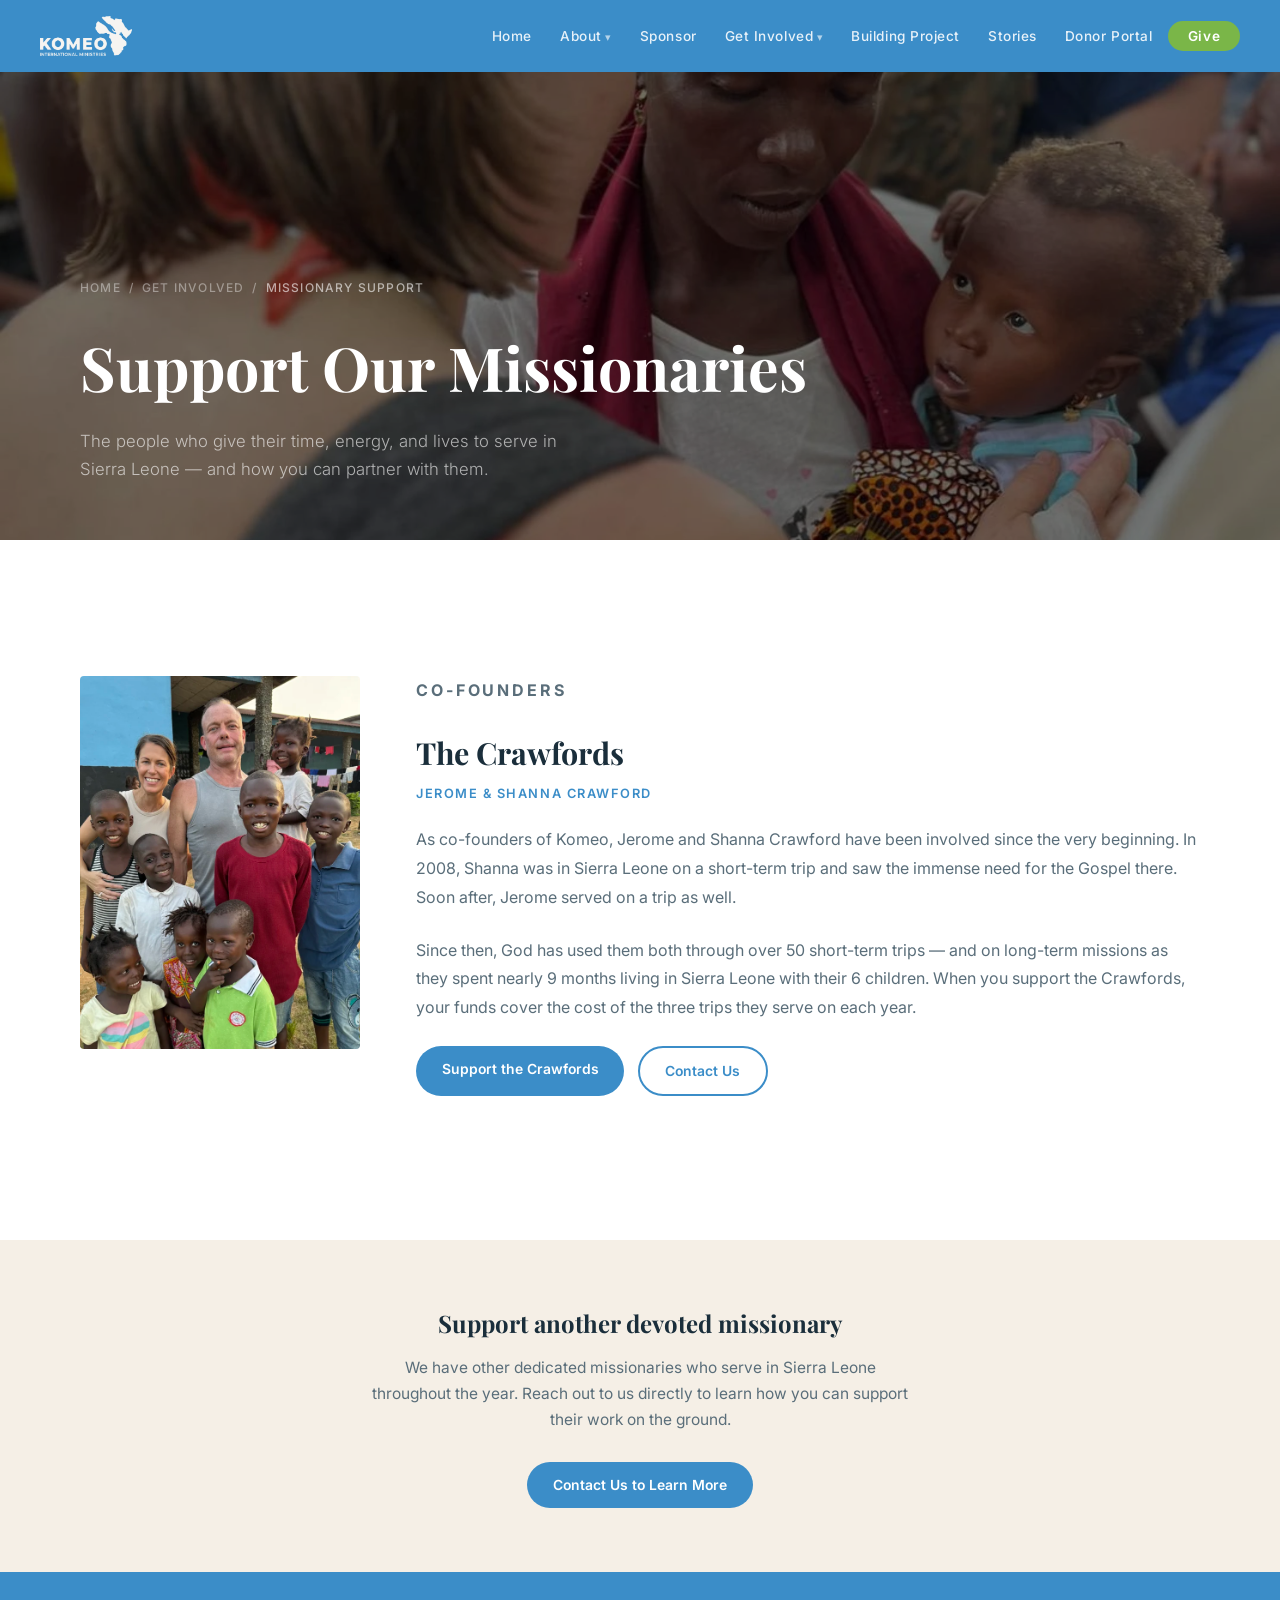
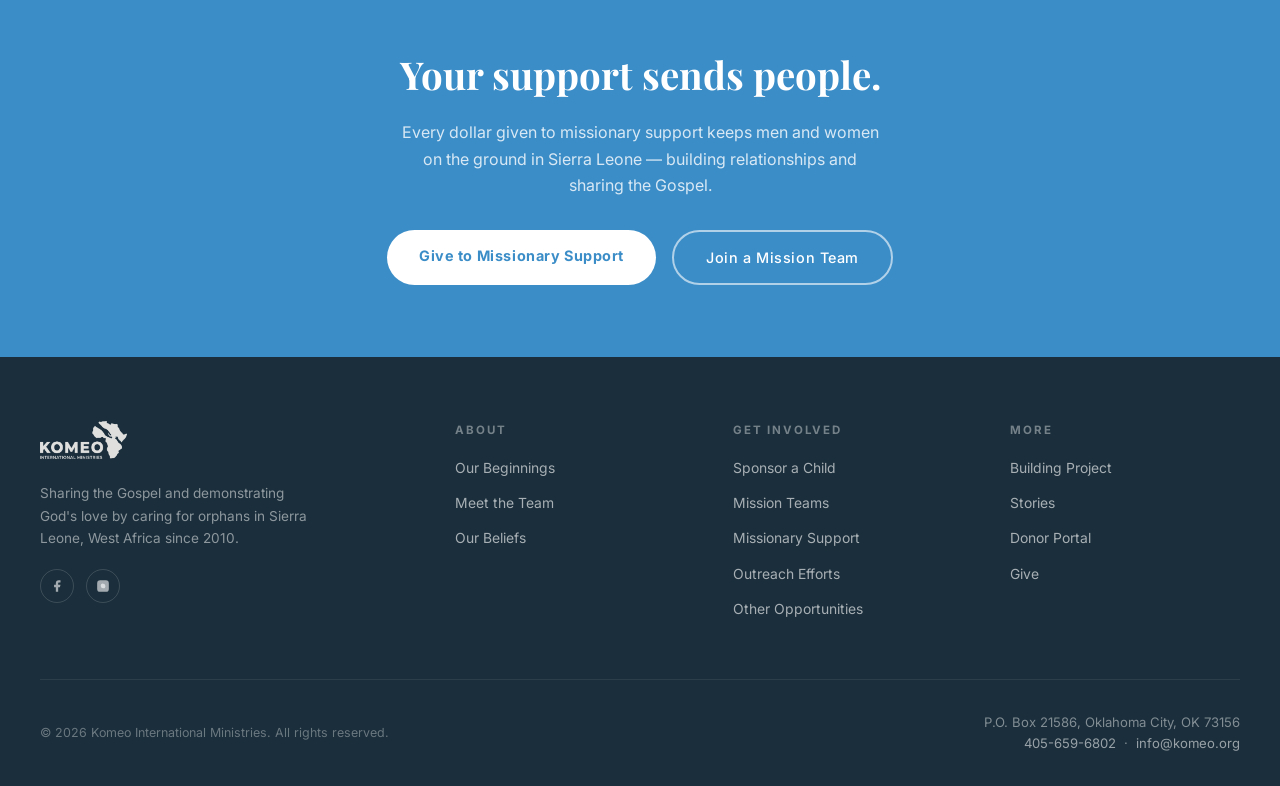
<file: missionary-support.html>
<!DOCTYPE html>
<html lang="en">
<head>
  <meta charset="UTF-8" />
  <meta name="viewport" content="width=device-width, initial-scale=1.0" />
  <title>Support a Missionary | Komeo International Ministries</title>
  <meta name="description" content="Support the missionaries who serve in Sierra Leone year-round. Your financial partnership makes it possible for Jerome and Shanna Crawford and others to minister full-time." />
  <link rel="canonical" href="https://komeo.org/missionary-support.html" />
  <meta property="og:type" content="website" />
  <meta property="og:url" content="https://komeo.org/missionary-support.html" />
  <meta property="og:site_name" content="Komeo International Ministries" />
  <meta property="og:title" content="Support a Komeo Missionary" />
  <meta property="og:description" content="Partner financially with those who give their lives to serve in Sierra Leone." />
  <meta property="og:image" content="https://komeo.org/images/home-hero.webp" />
  <meta property="og:image:width" content="1200" />
  <meta property="og:image:height" content="630" />
  <meta name="twitter:card" content="summary_large_image" />
  <meta name="twitter:title" content="Support a Komeo Missionary" />
  <meta name="twitter:description" content="Partner financially with those who give their lives to serve in Sierra Leone." />
  <meta name="twitter:image" content="https://komeo.org/images/home-hero.webp" />
  <meta name="description" content="Support the missionaries who serve in Sierra Leone year-round — including co-founders Jerome and Shanna Crawford." />
  <link rel="preconnect" href="https://fonts.googleapis.com" />
  <link rel="preconnect" href="https://fonts.gstatic.com" crossorigin />
  <link href="https://fonts.googleapis.com/css2?family=Playfair+Display:ital,wght@0,400;0,600;0,700;1,400;1,600&family=Inter:wght@300;400;500;600&display=swap" rel="stylesheet" />
  <link rel="stylesheet" href="/komeo.css" />
  <style>
    *, *::before, *::after { box-sizing: border-box; margin: 0; padding: 0; }
    :root { --sky: #3B8DC8; --sky-dark: #2A6FA0; --deep: #1A2E3B; --sand: #F5EFE6; --lime: #7AB648; --lime-dark: #5E9234; --white: #ffffff; --text: #1A2E3B; --muted: #5A6E7A; --border: rgba(26,46,59,0.12); --nav-h: 72px; }
    html { scroll-behavior: smooth; }
    body { font-family: 'Inter', sans-serif; color: var(--text); background: var(--white); line-height: 1.6; -webkit-font-smoothing: antialiased; }
    nav { position: fixed; top: 0; left: 0; right: 0; height: var(--nav-h); background: var(--sky); display: flex; align-items: center; justify-content: space-between; padding: 0 2.5rem; z-index: 100; transition: background 0.3s; }
    nav.scrolled { background: var(--deep); box-shadow: 0 2px 20px rgba(0,0,0,0.2); }
    .nav-logo { display: flex; align-items: center; text-decoration: none; }
    .nav-logo img { height: 40px; width: auto; }
    .nav-links { display: flex; align-items: center; gap: 0.25rem; list-style: none; }
    .nav-links a { color: rgba(255,255,255,0.88); text-decoration: none; font-size: 0.85rem; font-weight: 500; letter-spacing: 0.04em; padding: 0.4rem 0.75rem; border-radius: 4px; transition: color 0.2s, background 0.2s; white-space: nowrap; }
    .nav-links a:hover { color: #fff; background: rgba(255,255,255,0.1); }
    .nav-dropdown { position: relative; }
    .nav-dropdown > a::after { content: ' ▾'; font-size: 0.7rem; opacity: 0.7; }
    .dropdown-menu { display: none; position: absolute; top: 100%; left: 0; background: var(--deep); border-radius: 6px; overflow: hidden; min-width: 180px; box-shadow: 0 8px 32px rgba(0,0,0,0.22); padding-top: 10px; }
    .dropdown-menu::before { content: ""; display: block; height: 0; }
    .nav-dropdown:hover .dropdown-menu { display: block; }
    .dropdown-menu a { display: block; color: rgba(255,255,255,0.85) !important; font-size: 0.82rem !important; padding: 0.6rem 1rem !important; border-radius: 0 !important; border-bottom: 1px solid rgba(255,255,255,0.06); }
    .dropdown-menu a:last-child { border-bottom: none; }
    .dropdown-menu a:hover { background: rgba(255,255,255,0.08) !important; color: #fff !important; }
    .nav-give { background: var(--lime) !important; color: #fff !important; padding: 0.45rem 1.2rem !important; border-radius: 40px !important; font-weight: 600 !important; }
    .nav-give:hover { background: var(--lime-dark) !important; }
    .nav-toggle { display: none; background: none; border: none; cursor: pointer; padding: 0.4rem; }
    .nav-toggle span { display: block; width: 24px; height: 2px; background: #fff; margin: 5px 0; border-radius: 2px; }
    .page-hero {
      margin-top: var(--nav-h);
      position: relative;
      min-height: 52vh;
      display: flex;
      align-items: flex-end;
      overflow: hidden;
    }
    .page-hero-bg {
      position: absolute; inset: 0;
      background-image: url('/images/missionary-support-hero.webp');
      background-size: cover; background-position: center center;
      filter: brightness(0.45);
    }
    .breadcrumb { display: flex; align-items: center;  gap: 0.5rem; margin-bottom: 1.25rem; font-size: 0.75rem; font-weight: 500; letter-spacing: 0.1em; text-transform: uppercase; color: rgba(255,255,255,0.4); }
    .breadcrumb a { color: rgba(255,255,255,0.4); text-decoration: none; }
    .breadcrumb a:hover { color: rgba(255,255,255,0.75); }
    .page-hero h1 { font-family: 'Playfair Display', serif; font-size: clamp(2.2rem, 5vw, 3.8rem); font-weight: 700; color: #fff; margin-bottom: 0.75rem; }
    .page-hero p { font-size: 1.05rem; color: rgba(255,255,255,0.62); max-width: 520px; line-height: 1.7; font-weight: 300; }
    .section-wrap { max-width: 1200px; margin: 0 auto; padding: 5.5rem 2.5rem 6rem; }
    .eyebrow { font-size: 0.72rem; font-weight: 700; letter-spacing: 0.18em; text-transform: uppercase; color: var(--sky); margin-bottom: 0.75rem; }
    .missionary-card { display: grid; grid-template-columns: 280px 1fr; gap: 3.5rem; align-items: start; padding: 3rem 0; border-bottom: 1px solid var(--border); }
    .missionary-card:last-child { border-bottom: none; }
    .missionary-photo { border-radius: 4px; overflow: hidden; aspect-ratio: 3/4; }
    .missionary-photo img { width: 100%; height: 100%; object-fit: cover; object-position: center top; display: block; }
    .missionary-info h2 { font-family: 'Playfair Display', serif; font-size: 1.9rem; font-weight: 700; color: var(--deep); margin-bottom: 0.3rem; }
    .missionary-info .role { font-size: 0.8rem; font-weight: 600; letter-spacing: 0.12em; text-transform: uppercase; color: var(--sky); margin-bottom: 1.25rem; }
    .missionary-info p { font-size: 1rem; color: var(--muted); line-height: 1.8; margin-bottom: 1.5rem; }
    .card-buttons { display: flex; gap: 0.85rem; flex-wrap: wrap; }
    .btn-sky { display: inline-block; background: var(--sky); color: #fff; text-decoration: none; font-size: 0.87rem; font-weight: 600; padding: 0.75rem 1.6rem; border-radius: 40px; transition: background 0.2s; }
    .btn-sky:hover { background: var(--sky-dark); }
    .btn-outline-sky { display: inline-block; border: 2px solid var(--sky); color: var(--sky); text-decoration: none; font-size: 0.87rem; font-weight: 600; padding: 0.75rem 1.6rem; border-radius: 40px; transition: background 0.2s, color 0.2s; }
    .btn-outline-sky:hover { background: var(--sky); color: #fff; }
    .general-band { background: var(--sand); padding: 4rem 2.5rem; text-align: center; }
    .general-band h3 { font-family: 'Playfair Display', serif; font-size: 1.5rem; font-weight: 700; color: var(--deep); margin-bottom: 0.75rem; }
    .general-band p { font-size: 0.97rem; color: var(--muted); max-width: 540px; margin: 0 auto 1.75rem; line-height: 1.7; }
    .cta-band { background: var(--sky); padding: 4.5rem 2.5rem; text-align: center; }
    .cta-band h2 { font-family: 'Playfair Display', serif; font-size: clamp(1.6rem, 3vw, 2.4rem); color: #fff; margin-bottom: 0.85rem; }
    .cta-band p { font-size: 1rem; color: rgba(255,255,255,0.8); max-width: 480px; margin: 0 auto 2rem; line-height: 1.65; }
    .cta-buttons { display: flex; gap: 1rem;  flex-wrap: wrap; }
    .btn-white { display: inline-block; background: #fff; color: var(--sky); text-decoration: none; font-size: 0.9rem; font-weight: 700; padding: 0.85rem 2rem; border-radius: 40px; transition: background 0.2s; }
    .btn-white:hover { background: var(--sand); }
    .btn-outline-white { display: inline-block; border: 2px solid rgba(255,255,255,0.6); color: #fff; text-decoration: none; font-size: 0.9rem; font-weight: 500; padding: 0.85rem 2rem; border-radius: 40px; transition: border-color 0.2s; }
    .btn-outline-white:hover { border-color: #fff; }
    footer { background: var(--deep); padding: 4rem 2.5rem 2rem; }
    .footer-inner { max-width: 1200px; margin: 0 auto; }
    .footer-grid { display: grid; grid-template-columns: 1.6fr 1fr 1fr 1fr; gap: 3rem; margin-bottom: 3rem; }
    .footer-brand img { height: 38px; width: auto; margin-bottom: 1rem; opacity: 0.9; }
    .footer-brand p { font-size: 0.85rem; color: rgba(255,255,255,0.5); line-height: 1.65; max-width: 280px; margin-bottom: 1.25rem; }
    .footer-social { display: flex; gap: 0.75rem; }
    .footer-social a { width: 34px; height: 34px; border: 1px solid rgba(255,255,255,0.15); border-radius: 50%; display: flex; align-items: center;  transition: border-color 0.2s, background 0.2s; }
    .footer-social a:hover { border-color: var(--sky); background: rgba(59,141,200,0.15); }
    .footer-social svg { width: 14px; height: 14px; fill: rgba(255,255,255,0.6); }
    .footer-col h5 { font-size: 0.72rem; font-weight: 700; letter-spacing: 0.16em; text-transform: uppercase; color: rgba(255,255,255,0.4); margin-bottom: 1rem; }
    .footer-col ul { list-style: none; }
    .footer-col ul li { margin-bottom: 0.6rem; }
    .footer-col ul a { font-size: 0.87rem; color: rgba(255,255,255,0.62); text-decoration: none; transition: color 0.2s; }
    .footer-col ul a:hover { color: #fff; }
    .footer-bottom { border-top: 1px solid rgba(255,255,255,0.08); padding-top: 2rem; display: flex; justify-content: space-between; align-items: center; flex-wrap: wrap; gap: 1rem; }
    .footer-bottom p { font-size: 0.78rem; color: rgba(255,255,255,0.35); }
    .footer-contact { font-size: 0.82rem; color: rgba(255,255,255,0.45); text-align: right; line-height: 1.6; }
    .footer-contact a { color: rgba(255,255,255,0.55); text-decoration: none; }
    .footer-contact a:hover { color: #fff; }
    @media (max-width: 760px) {
      .missionary-card { grid-template-columns: 1fr; gap: 2rem; }
      .missionary-photo { aspect-ratio: 16/9; }
      .footer-grid { grid-template-columns: 1fr 1fr; }
      nav { padding: 0 1.5rem; }
            .nav-links { display: none; }
      .nav-links.open {
        display: flex; flex-direction: column;
        position: fixed; top: var(--nav-h); left: 0; right: 0; bottom: 0;
        background: var(--deep);
        overflow-y: auto;
        padding: 0.5rem 0 2rem;
        gap: 0;
        box-shadow: 0 8px 32px rgba(0,0,0,0.3);
      }
      .nav-links.open > li > a {
        display: block;
        padding: 0.9rem 1.75rem !important;
        font-size: 1rem !important;
        border-radius: 0 !important;
        border-bottom: 1px solid rgba(255,255,255,0.06);
        color: rgba(255,255,255,0.88) !important;
      }
      .nav-links.open > li:last-child > a { border-bottom: none; }
      .nav-toggle { display: block; }
      .nav-dropdown > a { display: flex !important; justify-content: space-between; align-items: center; }
      .nav-dropdown > a::after { content: '+' !important; font-size: 1.2rem !important; opacity: 0.6; font-style: normal; }
      .nav-dropdown.open > a::after { content: '−' !important; }
      .dropdown-menu {
        position: static !important;
        box-shadow: none !important;
        background: rgba(255,255,255,0.04) !important;
        border-radius: 0 !important;
        margin: 0 !important;
        padding-top: 0 !important;
      }
      .dropdown-menu a {
        padding: 0.75rem 1.75rem 0.75rem 2.75rem !important;
        font-size: 0.9rem !important;
        color: rgba(255,255,255,0.65) !important;
        border-bottom: 1px solid rgba(255,255,255,0.04) !important;
      }
      .dropdown-menu a:last-child { border-bottom: none !important; }
      .nav-dropdown:hover .dropdown-menu { display: none; }
      .nav-dropdown.open .dropdown-menu { display: block; }
      .nav-links.open .nav-give {
        margin: 1rem 1.75rem 0 !important;
        display: block !important;
        text-align: center !important;
        border-radius: 40px !important;
        padding: 0.85rem 1.75rem !important;
      }
      .section-wrap { padding: 4rem 1.5rem 5rem; }
    }
    @media (max-width: 540px) { .footer-grid { grid-template-columns: 1fr; } }
    @media (max-width: 768px) { .page-hero-bg { background-position: 85% center; } }
    .page-hero-content {
      position: relative; z-index: 1;
      width: 100%; max-width: 1200px;
      margin: 0 auto; padding: 0 2.5rem 3.5rem;
    }
  </style>
</head>
<body>

  <div class="page-hero">
    <div class="page-hero-bg"></div>
    <div class="page-hero-content">
      <div class="breadcrumb"><a href="index.html">Home</a><span>/</span><span>Get Involved</span><span>/</span><span style="color:rgba(255,255,255,0.6)">Missionary Support</span></div>
      <h1>Support Our Missionaries</h1>
      <p>The people who give their time, energy, and lives to serve in Sierra Leone — and how you can partner with them.</p>
    </div>
  </div>

  <div class="section-wrap">

    <div class="missionary-card">
      <div class="missionary-photo">
        <img src="images/IMG_5810.webp" alt="Jerome and Shanna Crawford" loading="lazy" />
      </div>
      <div class="missionary-info">
        <p class="eyebrow">Co-Founders</p>
        <h2>The Crawfords</h2>
        <p class="role">Jerome &amp; Shanna Crawford</p>
        <p>As co-founders of Komeo, Jerome and Shanna Crawford have been involved since the very beginning. In 2008, Shanna was in Sierra Leone on a short-term trip and saw the immense need for the Gospel there. Soon after, Jerome served on a trip as well.</p>
        <p>Since then, God has used them both through over 50 short-term trips — and on long-term missions as they spent nearly 9 months living in Sierra Leone with their 6 children. When you support the Crawfords, your funds cover the cost of the three trips they serve on each year.</p>
        <div class="card-buttons">
          <a href="https://komeo.reachapp.co/donations/new?campaign_id=jerome-and-shanna-crawford-missionary-fund" target="_blank" rel="noopener" class="btn-sky">Support the Crawfords</a>
          <a href="mailto:info@komeo.org?subject=Jerome and Shanna - Missionary Support" class="btn-outline-sky">Contact Us</a>
        </div>
      </div>
    </div>

  </div>

  <div class="general-band">
    <h3>Support another devoted missionary</h3>
    <p>We have other dedicated missionaries who serve in Sierra Leone throughout the year. Reach out to us directly to learn how you can support their work on the ground.</p>
    <a href="mailto:info@komeo.org?subject=Missionary Support Inquiry" class="btn-sky">Contact Us to Learn More</a>
  </div>

  <div class="cta-band">
    <h2>Your support sends people.</h2>
    <p>Every dollar given to missionary support keeps men and women on the ground in Sierra Leone — building relationships and sharing the Gospel.</p>
    <div class="cta-buttons">
      <a href="https://komeo.reachapp.co/donations/new?campaign_id=jerome-and-shanna-crawford-missionary-fund" target="_blank" rel="noopener" class="btn-white">Give to Missionary Support</a>
      <a href="mission-teams.html" class="btn-outline-white">Join a Mission Team</a>
    </div>
  </div>

  <script src="/admin-trigger.js"></script>


  <script src="/komeo.js"></script>
</body>
</html>
</file>
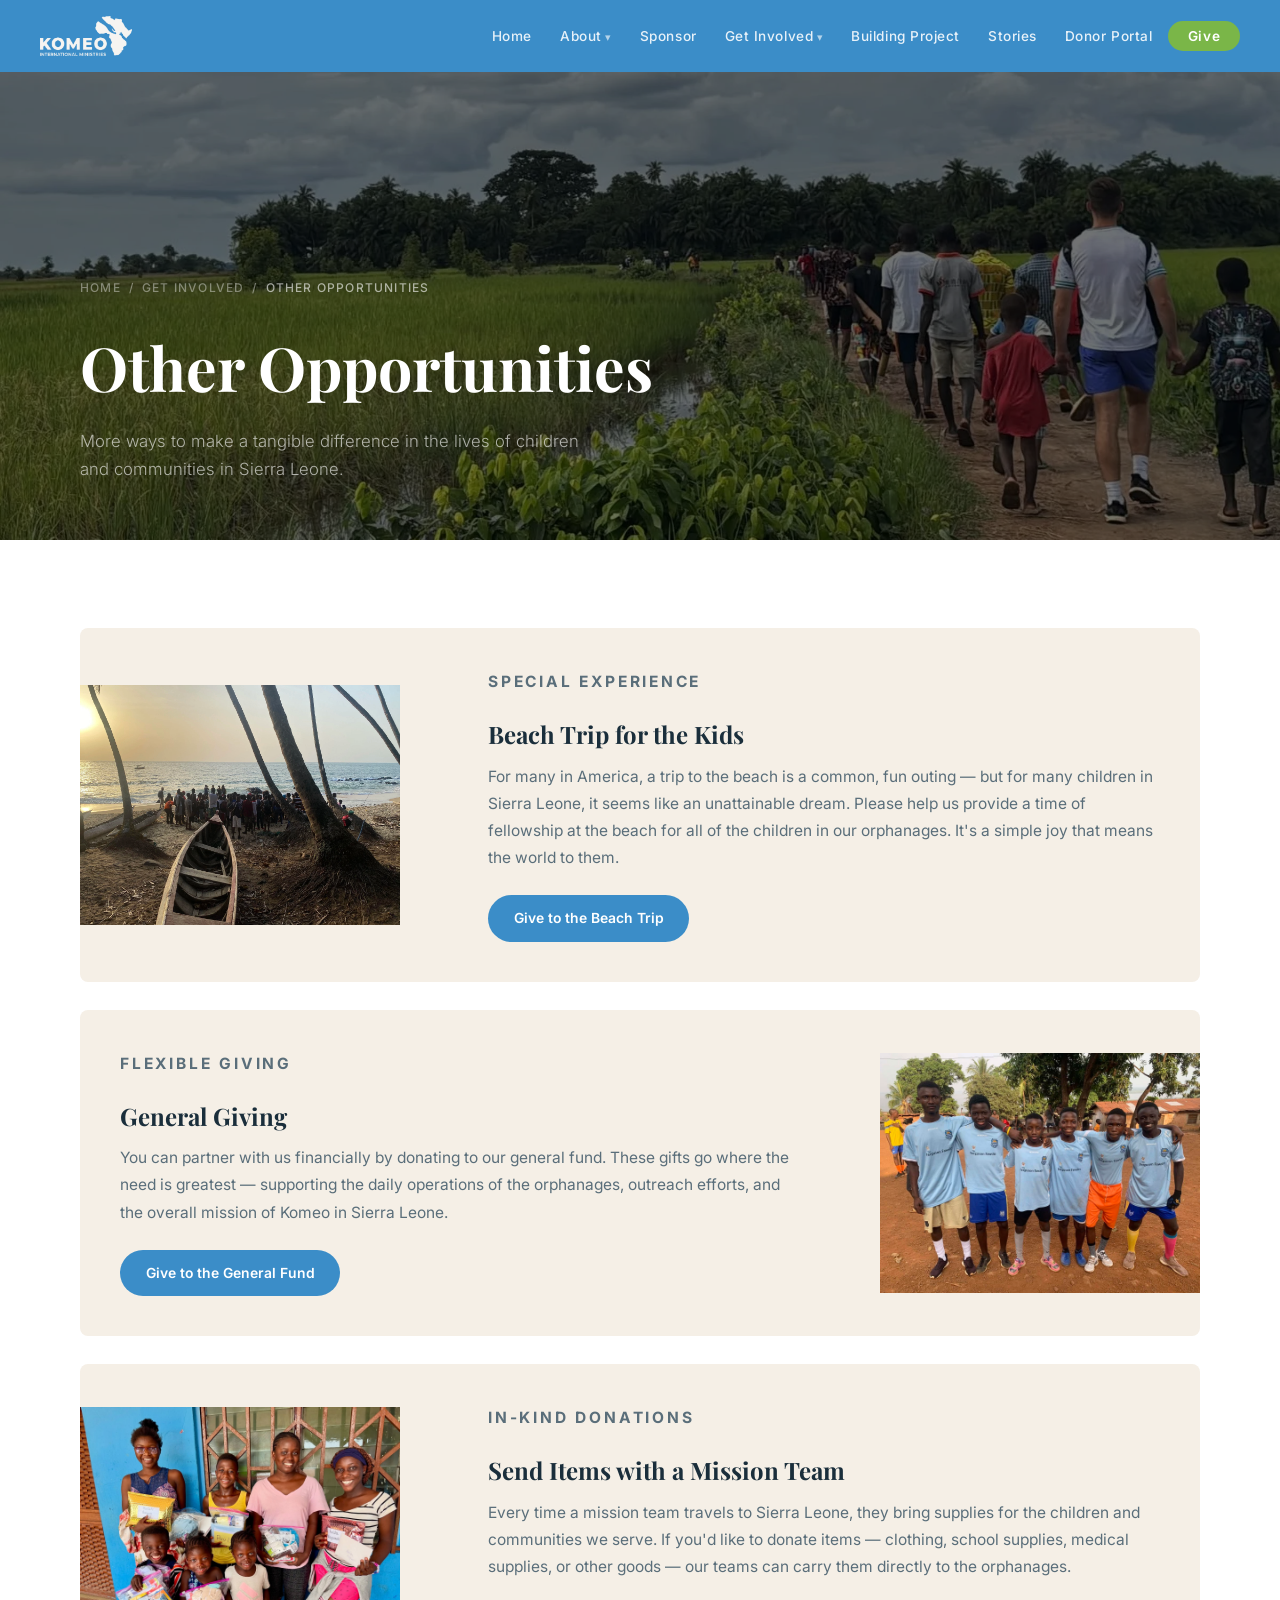
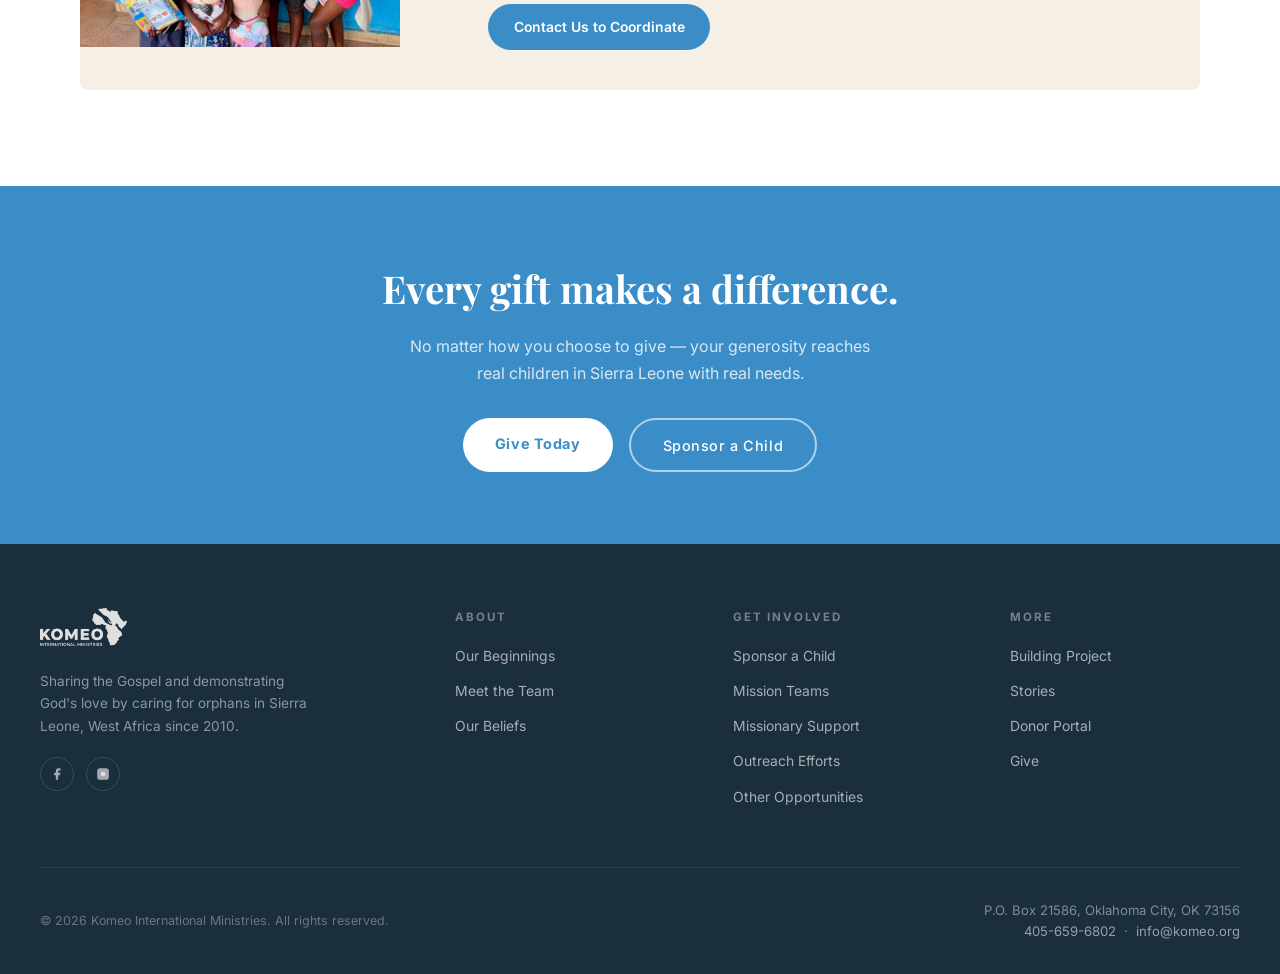
<file: other-opportunities.html>
<!DOCTYPE html>
<html lang="en">
<head>
  <meta charset="UTF-8" />
  <meta name="viewport" content="width=device-width, initial-scale=1.0" />
  <title>Other Ways to Give | Komeo International Ministries</title>
  <meta name="description" content="More ways to support Komeo — fund a beach trip for orphanage children, make a general gift, or donate in-kind supplies to children in Sierra Leone." />
  <link rel="canonical" href="https://komeo.org/other-opportunities.html" />
  <meta property="og:type" content="website" />
  <meta property="og:url" content="https://komeo.org/other-opportunities.html" />
  <meta property="og:site_name" content="Komeo International Ministries" />
  <meta property="og:title" content="Other Ways to Give to Komeo" />
  <meta property="og:description" content="Fund a beach trip, give to the general fund, or donate in-kind. Every gift makes a difference." />
  <meta property="og:image" content="https://komeo.org/images/home-hero.webp" />
  <meta property="og:image:width" content="1200" />
  <meta property="og:image:height" content="630" />
  <meta name="twitter:card" content="summary_large_image" />
  <meta name="twitter:title" content="Other Ways to Give to Komeo" />
  <meta name="twitter:description" content="Fund a beach trip, give to the general fund, or donate in-kind. Every gift makes a difference." />
  <meta name="twitter:image" content="https://komeo.org/images/home-hero.webp" />
  <meta name="description" content="More ways to give and get involved with Komeo — from a beach trip for orphanage kids to general giving and in-kind donations." />
  <link rel="preconnect" href="https://fonts.googleapis.com" />
  <link rel="preconnect" href="https://fonts.gstatic.com" crossorigin />
  <link href="https://fonts.googleapis.com/css2?family=Playfair+Display:ital,wght@0,400;0,600;0,700;1,400;1,600&family=Inter:wght@300;400;500;600&display=swap" rel="stylesheet" />
  <link rel="stylesheet" href="/komeo.css" />
  <style>
    *, *::before, *::after { box-sizing: border-box; margin: 0; padding: 0; }
    :root { --sky: #3B8DC8; --sky-dark: #2A6FA0; --deep: #1A2E3B; --sand: #F5EFE6; --lime: #7AB648; --lime-dark: #5E9234; --white: #ffffff; --text: #1A2E3B; --muted: #5A6E7A; --border: rgba(26,46,59,0.12); --nav-h: 72px; }
    html { scroll-behavior: smooth; }
    body { font-family: 'Inter', sans-serif; color: var(--text); background: var(--white); line-height: 1.6; -webkit-font-smoothing: antialiased; }
    nav { position: fixed; top: 0; left: 0; right: 0; height: var(--nav-h); background: var(--sky); display: flex; align-items: center; justify-content: space-between; padding: 0 2.5rem; z-index: 100; transition: background 0.3s; }
    nav.scrolled { background: var(--deep); box-shadow: 0 2px 20px rgba(0,0,0,0.2); }
    .nav-logo { display: flex; align-items: center; text-decoration: none; }
    .nav-logo img { height: 40px; width: auto; }
    .nav-links { display: flex; align-items: center; gap: 0.25rem; list-style: none; }
    .nav-links a { color: rgba(255,255,255,0.88); text-decoration: none; font-size: 0.85rem; font-weight: 500; letter-spacing: 0.04em; padding: 0.4rem 0.75rem; border-radius: 4px; transition: color 0.2s, background 0.2s; white-space: nowrap; }
    .nav-links a:hover { color: #fff; background: rgba(255,255,255,0.1); }
    .nav-dropdown { position: relative; }
    .nav-dropdown > a::after { content: ' ▾'; font-size: 0.7rem; opacity: 0.7; }
    .dropdown-menu { display: none; position: absolute; top: 100%; left: 0; background: var(--deep); border-radius: 6px; overflow: hidden; min-width: 180px; box-shadow: 0 8px 32px rgba(0,0,0,0.22); padding-top: 10px; }
    .dropdown-menu::before { content: ""; display: block; height: 0; }
    .nav-dropdown:hover .dropdown-menu { display: block; }
    .dropdown-menu a { display: block; color: rgba(255,255,255,0.85) !important; font-size: 0.82rem !important; padding: 0.6rem 1rem !important; border-radius: 0 !important; border-bottom: 1px solid rgba(255,255,255,0.06); }
    .dropdown-menu a:last-child { border-bottom: none; }
    .dropdown-menu a:hover { background: rgba(255,255,255,0.08) !important; color: #fff !important; }
    .nav-give { background: var(--lime) !important; color: #fff !important; padding: 0.45rem 1.2rem !important; border-radius: 40px !important; font-weight: 600 !important; }
    .nav-give:hover { background: var(--lime-dark) !important; }
    .nav-toggle { display: none; background: none; border: none; cursor: pointer; padding: 0.4rem; }
    .nav-toggle span { display: block; width: 24px; height: 2px; background: #fff; margin: 5px 0; border-radius: 2px; }

    .page-hero {
      margin-top: var(--nav-h);
      position: relative;
      min-height: 52vh;
      display: flex;
      align-items: flex-end;
      overflow: hidden;
    }
    .page-hero-bg {
      position: absolute; inset: 0;
      background-image: url('/images/other-opportunities-hero.webp');
      background-size: cover; background-position: right center;
      filter: brightness(0.45);
    }
    .breadcrumb { display: flex; align-items: center;  gap: 0.5rem; margin-bottom: 1.25rem; font-size: 0.75rem; font-weight: 500; letter-spacing: 0.1em; text-transform: uppercase; color: rgba(255,255,255,0.4); }
    .breadcrumb a { color: rgba(255,255,255,0.4); text-decoration: none; }
    .breadcrumb a:hover { color: rgba(255,255,255,0.75); }
    .page-hero h1 { font-family: 'Playfair Display', serif; font-size: clamp(2.2rem, 5vw, 3.8rem); font-weight: 700; color: #fff; margin-bottom: 0.75rem; }
    .page-hero p { font-size: 1.05rem; color: rgba(255,255,255,0.62); max-width: 520px; line-height: 1.7; font-weight: 300; }

    .opps-wrap { max-width: 1200px; margin: 0 auto; padding: 5.5rem 2.5rem 6rem; display: flex; flex-direction: column; gap: 1.75rem; }

    .opp-card { display: grid; grid-template-columns: 320px 1fr; gap: 3rem; align-items: center; background: var(--sand); border-radius: 8px; overflow: hidden; }
    .opp-card.reverse { grid-template-columns: 1fr 320px; }
    .opp-card.reverse .opp-img { order: 2; }
    .opp-card.reverse .opp-body { order: 1; }
    .opp-img { aspect-ratio: 4/3; overflow: hidden; }
    .opp-img img { width: 100%; height: 100%; object-fit: cover; display: block; transition: transform 0.4s; }
    .opp-card:hover .opp-img img { transform: scale(1.04); }
    .opp-body { padding: 2.5rem; }
    .eyebrow { font-size: 0.72rem; font-weight: 700; letter-spacing: 0.18em; text-transform: uppercase; color: var(--sky); margin-bottom: 0.6rem; }
    .opp-body h2 { font-family: 'Playfair Display', serif; font-size: 1.5rem; font-weight: 700; color: var(--deep); margin-bottom: 0.85rem; line-height: 1.25; }
    .opp-body p { font-size: 0.97rem; color: var(--muted); line-height: 1.75; margin-bottom: 1.5rem; }
    .btn-sky { display: inline-block; background: var(--sky); color: #fff; text-decoration: none; font-size: 0.87rem; font-weight: 600; padding: 0.75rem 1.6rem; border-radius: 40px; transition: background 0.2s; }
    .btn-sky:hover { background: var(--sky-dark); }

    .cta-band { background: var(--sky); padding: 4.5rem 2.5rem; text-align: center; }
    .cta-band h2 { font-family: 'Playfair Display', serif; font-size: clamp(1.6rem, 3vw, 2.4rem); color: #fff; margin-bottom: 0.85rem; }
    .cta-band p { font-size: 1rem; color: rgba(255,255,255,0.8); max-width: 480px; margin: 0 auto 2rem; line-height: 1.65; }
    .cta-buttons { display: flex; gap: 1rem;  flex-wrap: wrap; }
    .btn-white { display: inline-block; background: #fff; color: var(--sky); text-decoration: none; font-size: 0.9rem; font-weight: 700; padding: 0.85rem 2rem; border-radius: 40px; transition: background 0.2s; }
    .btn-white:hover { background: var(--sand); }
    .btn-outline-white { display: inline-block; border: 2px solid rgba(255,255,255,0.6); color: #fff; text-decoration: none; font-size: 0.9rem; font-weight: 500; padding: 0.85rem 2rem; border-radius: 40px; transition: border-color 0.2s; }
    .btn-outline-white:hover { border-color: #fff; }

    footer { background: var(--deep); padding: 4rem 2.5rem 2rem; }
    .footer-inner { max-width: 1200px; margin: 0 auto; }
    .footer-grid { display: grid; grid-template-columns: 1.6fr 1fr 1fr 1fr; gap: 3rem; margin-bottom: 3rem; }
    .footer-brand img { height: 38px; width: auto; margin-bottom: 1rem; opacity: 0.9; }
    .footer-brand p { font-size: 0.85rem; color: rgba(255,255,255,0.5); line-height: 1.65; max-width: 280px; margin-bottom: 1.25rem; }
    .footer-social { display: flex; gap: 0.75rem; }
    .footer-social a { width: 34px; height: 34px; border: 1px solid rgba(255,255,255,0.15); border-radius: 50%; display: flex; align-items: center;  transition: border-color 0.2s; }
    .footer-social a:hover { border-color: var(--sky); background: rgba(59,141,200,0.15); }
    .footer-social svg { width: 14px; height: 14px; fill: rgba(255,255,255,0.6); }
    .footer-col h5 { font-size: 0.72rem; font-weight: 700; letter-spacing: 0.16em; text-transform: uppercase; color: rgba(255,255,255,0.4); margin-bottom: 1rem; }
    .footer-col ul { list-style: none; }
    .footer-col ul li { margin-bottom: 0.6rem; }
    .footer-col ul a { font-size: 0.87rem; color: rgba(255,255,255,0.62); text-decoration: none; transition: color 0.2s; }
    .footer-col ul a:hover { color: #fff; }
    .footer-bottom { border-top: 1px solid rgba(255,255,255,0.08); padding-top: 2rem; display: flex; justify-content: space-between; align-items: center; flex-wrap: wrap; gap: 1rem; }
    .footer-bottom p { font-size: 0.78rem; color: rgba(255,255,255,0.35); }
    .footer-contact { font-size: 0.82rem; color: rgba(255,255,255,0.45); text-align: right; line-height: 1.6; }
    .footer-contact a { color: rgba(255,255,255,0.55); text-decoration: none; }
    .footer-contact a:hover { color: #fff; }

    @media (max-width: 860px) {
      .opp-card, .opp-card.reverse { grid-template-columns: 1fr; gap: 0; }
      .opp-card.reverse .opp-img, .opp-card.reverse .opp-body { order: unset; }
      .opp-img { aspect-ratio: 16/9; }
      .footer-grid { grid-template-columns: 1fr 1fr; }
      nav { padding: 0 1.5rem; }
            .nav-links { display: none; }
      .nav-links.open {
        display: flex; flex-direction: column;
        position: fixed; top: var(--nav-h); left: 0; right: 0; bottom: 0;
        background: var(--deep);
        overflow-y: auto;
        padding: 0.5rem 0 2rem;
        gap: 0;
        box-shadow: 0 8px 32px rgba(0,0,0,0.3);
      }
      .nav-links.open > li > a {
        display: block;
        padding: 0.9rem 1.75rem !important;
        font-size: 1rem !important;
        border-radius: 0 !important;
        border-bottom: 1px solid rgba(255,255,255,0.06);
        color: rgba(255,255,255,0.88) !important;
      }
      .nav-links.open > li:last-child > a { border-bottom: none; }
      .nav-toggle { display: block; }
      .nav-dropdown > a { display: flex !important; justify-content: space-between; align-items: center; }
      .nav-dropdown > a::after { content: '+' !important; font-size: 1.2rem !important; opacity: 0.6; font-style: normal; }
      .nav-dropdown.open > a::after { content: '−' !important; }
      .dropdown-menu {
        position: static !important;
        box-shadow: none !important;
        background: rgba(255,255,255,0.04) !important;
        border-radius: 0 !important;
        margin: 0 !important;
        padding-top: 0 !important;
      }
      .dropdown-menu a {
        padding: 0.75rem 1.75rem 0.75rem 2.75rem !important;
        font-size: 0.9rem !important;
        color: rgba(255,255,255,0.65) !important;
        border-bottom: 1px solid rgba(255,255,255,0.04) !important;
      }
      .dropdown-menu a:last-child { border-bottom: none !important; }
      .nav-dropdown:hover .dropdown-menu { display: none; }
      .nav-dropdown.open .dropdown-menu { display: block; }
      .nav-links.open .nav-give {
        margin: 1rem 1.75rem 0 !important;
        display: block !important;
        text-align: center !important;
        border-radius: 40px !important;
        padding: 0.85rem 1.75rem !important;
      }
      .opps-wrap { padding: 4rem 1.5rem 5rem; }
    }
    @media (max-width: 540px) { .footer-grid { grid-template-columns: 1fr; } }
    .page-hero-content {
      position: relative; z-index: 1;
      width: 100%; max-width: 1200px;
      margin: 0 auto; padding: 0 2.5rem 3.5rem;
    }
  </style>
</head>
<body>

  <div class="page-hero">
    <div class="page-hero-bg"></div>
    <div class="page-hero-content">
      <div class="breadcrumb"><a href="index.html">Home</a><span>/</span><span>Get Involved</span><span>/</span><span style="color:rgba(255,255,255,0.6)">Other Opportunities</span></div>
      <h1>Other Opportunities</h1>
      <p>More ways to make a tangible difference in the lives of children and communities in Sierra Leone.</p>
    </div>
  </div>

  <div class="opps-wrap">

    <div class="opp-card">
      <div class="opp-img">
        <img src="images/unnamed (2).webp" alt="Beach trip for orphanage kids" loading="lazy" />
      </div>
      <div class="opp-body">
        <p class="eyebrow">Special Experience</p>
        <h2>Beach Trip for the Kids</h2>
        <p>For many in America, a trip to the beach is a common, fun outing — but for many children in Sierra Leone, it seems like an unattainable dream. Please help us provide a time of fellowship at the beach for all of the children in our orphanages. It's a simple joy that means the world to them.</p>
        <a href="https://komeo.reachapp.co/donations/new?campaign_id=beach-trip" target="_blank" rel="noopener" class="btn-sky">Give to the Beach Trip</a>
      </div>
    </div>

    <div class="opp-card reverse">
      <div class="opp-img">
        <img src="images/611459913_884449920637065_7721929757719703984_n.jpg" alt="General giving" loading="lazy" style="object-position: top;" />
      </div>
      <div class="opp-body">
        <p class="eyebrow">Flexible Giving</p>
        <h2>General Giving</h2>
        <p>You can partner with us financially by donating to our general fund. These gifts go where the need is greatest — supporting the daily operations of the orphanages, outreach efforts, and the overall mission of Komeo in Sierra Leone.</p>
        <a href="https://komeo.reachapp.co/donations/new" target="_blank" rel="noopener" class="btn-sky">Give to the General Fund</a>
      </div>
    </div>

    <div class="opp-card">
      <div class="opp-img">
        <img src="images/636678114_18106518910806672_5456141980370882504_n.jpg" alt="In-kind donations" loading="lazy" style="object-position: top;" />
      </div>
      <div class="opp-body">
        <p class="eyebrow">In-Kind Donations</p>
        <h2>Send Items with a Mission Team</h2>
        <p>Every time a mission team travels to Sierra Leone, they bring supplies for the children and communities we serve. If you'd like to donate items — clothing, school supplies, medical supplies, or other goods — our teams can carry them directly to the orphanages.</p>
        <a href="mailto:info@komeo.org?subject=In-Kind Donation Inquiry" class="btn-sky">Contact Us to Coordinate</a>
      </div>
    </div>

  </div>

  <div class="cta-band">
    <h2>Every gift makes a difference.</h2>
    <p>No matter how you choose to give — your generosity reaches real children in Sierra Leone with real needs.</p>
    <div class="cta-buttons">
      <a href="give.html" class="btn-white">Give Today</a>
      <a href="sponsor.html" class="btn-outline-white">Sponsor a Child</a>
    </div>
  </div>

  <script src="/admin-trigger.js"></script>


  <script src="/komeo.js"></script>
</body>
</html>
</file>
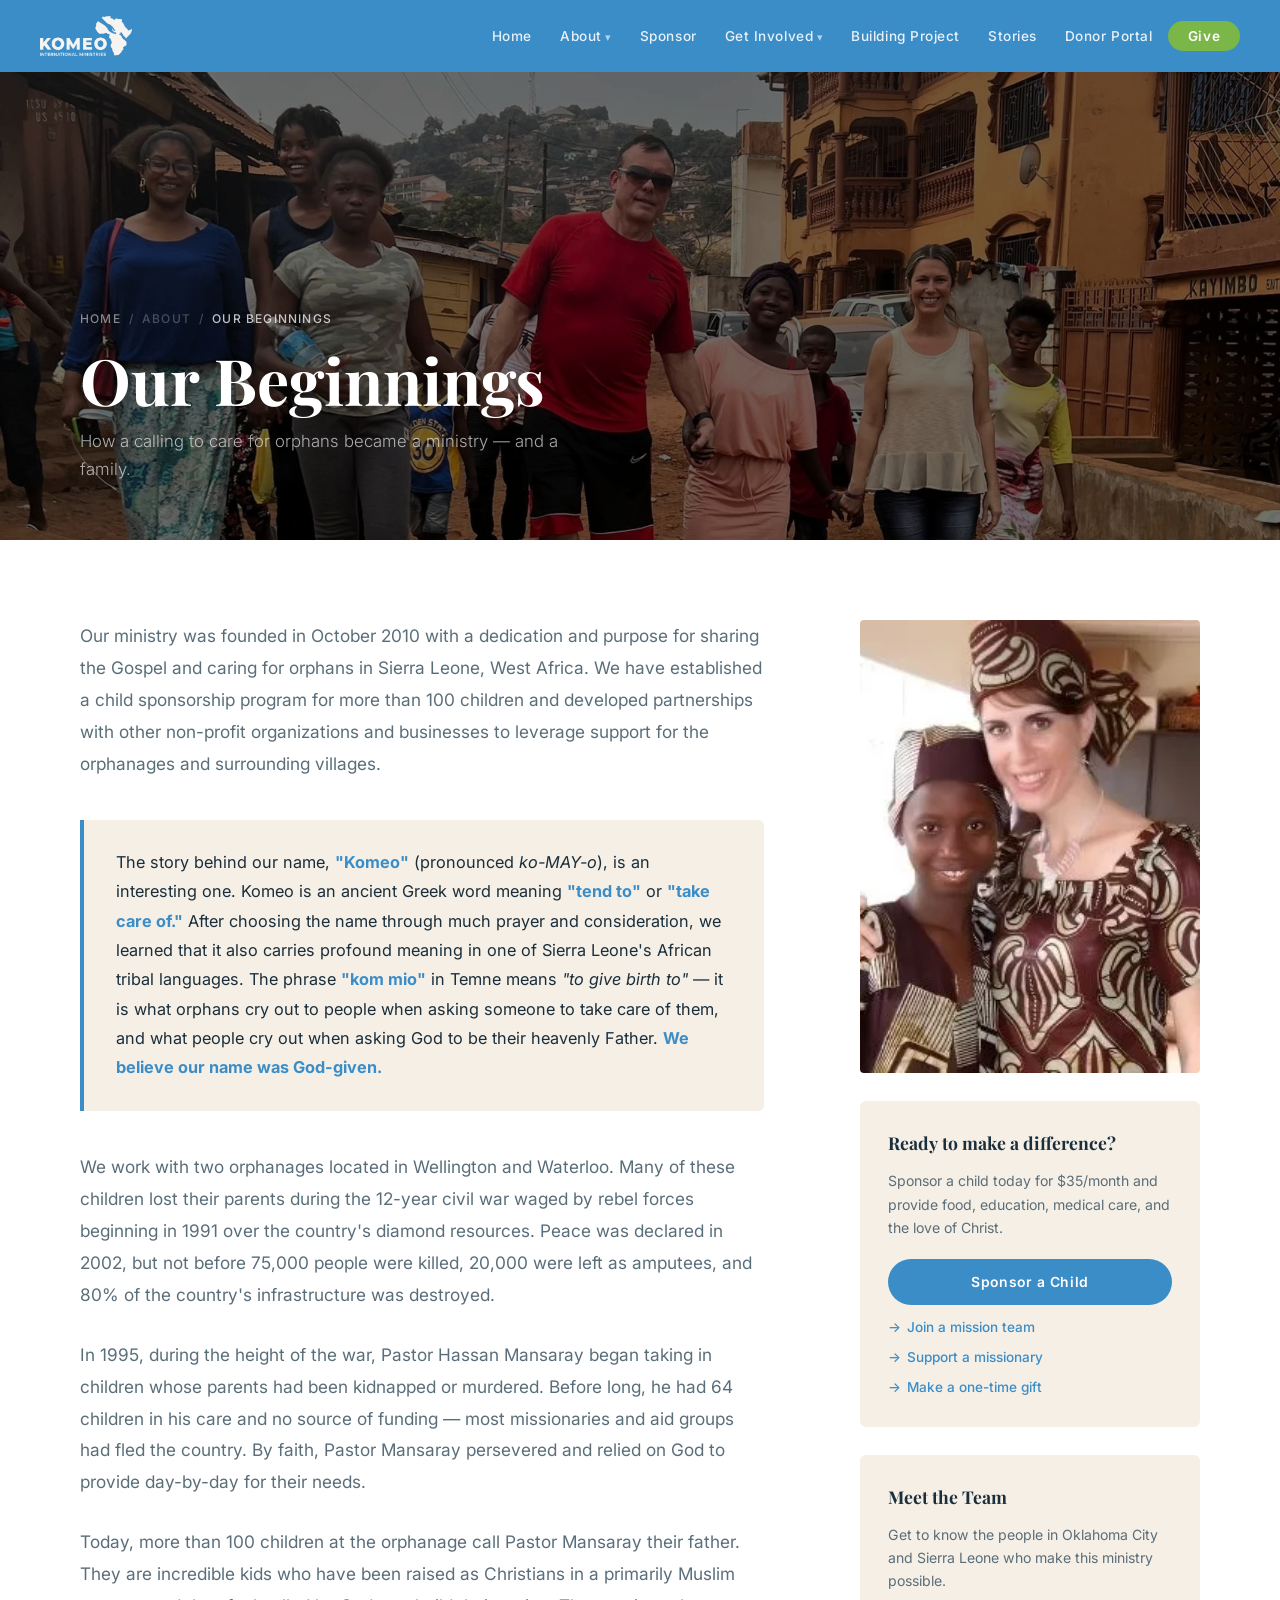
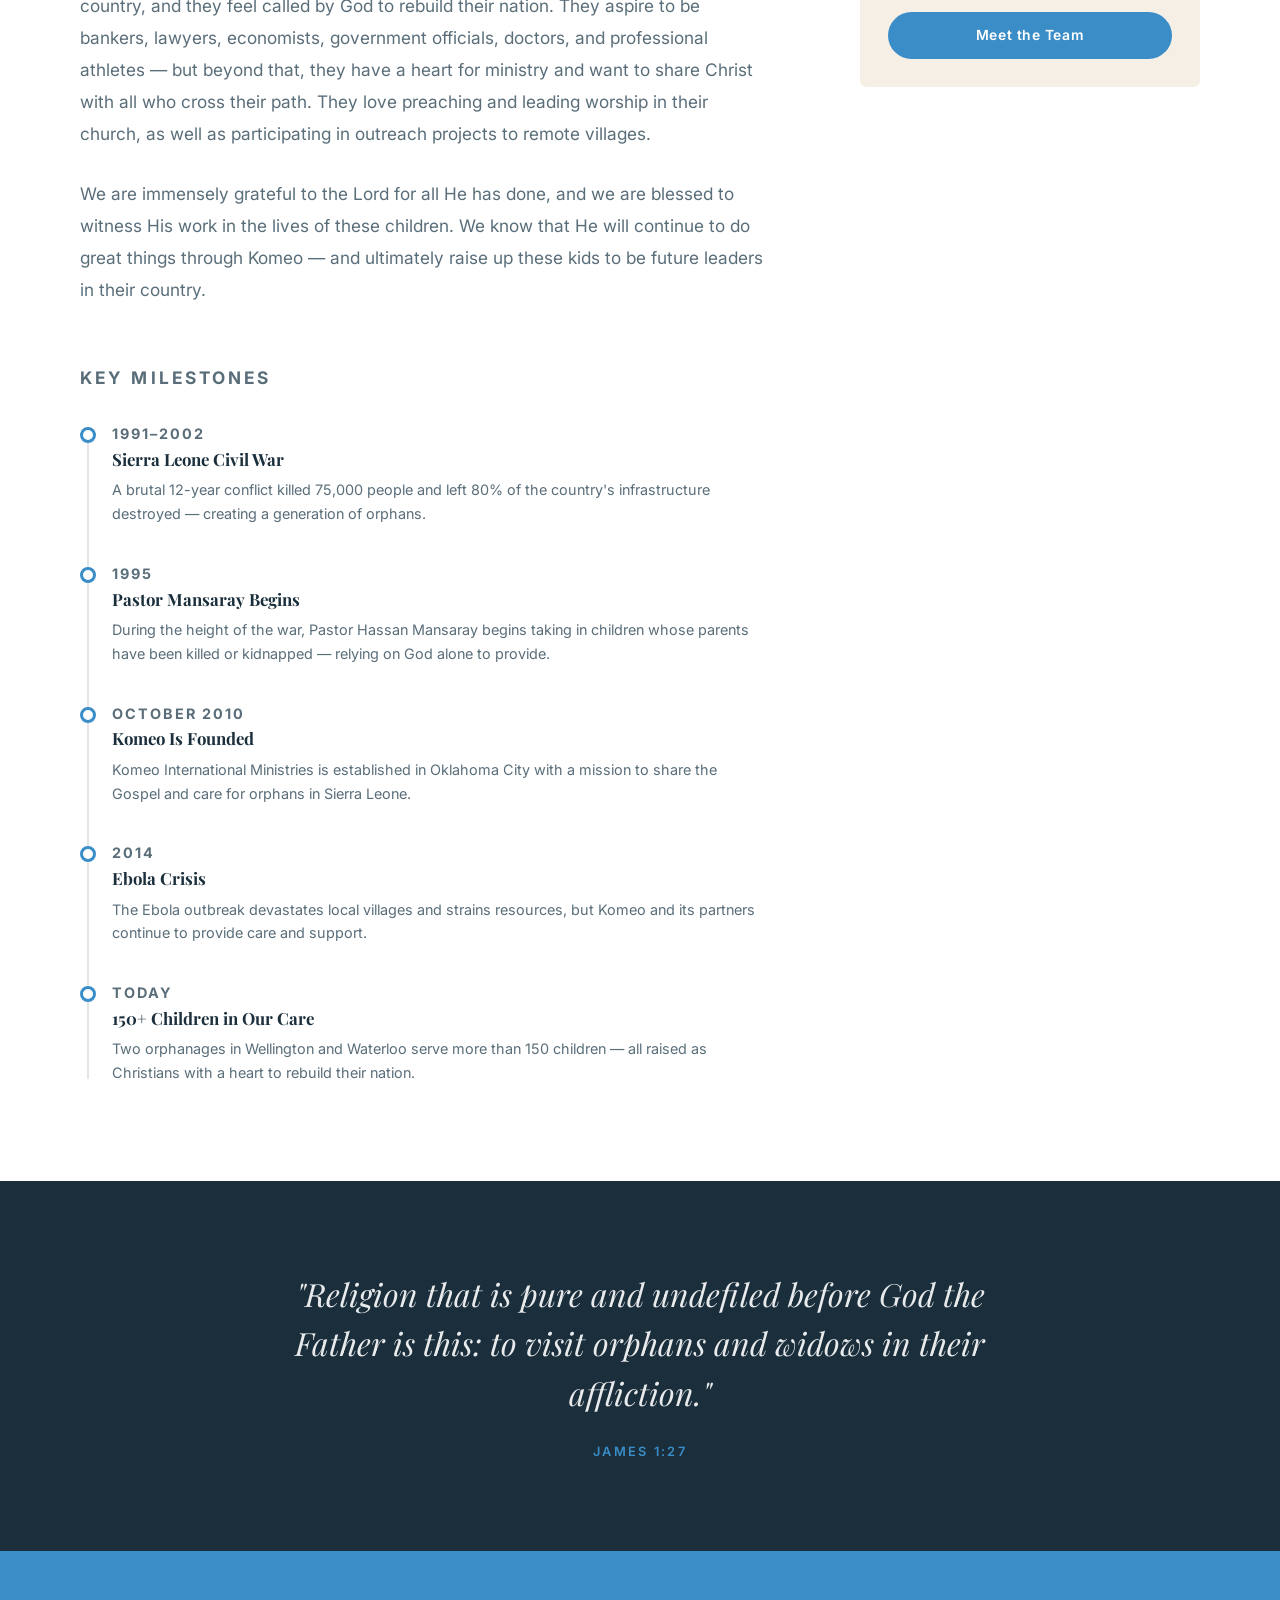
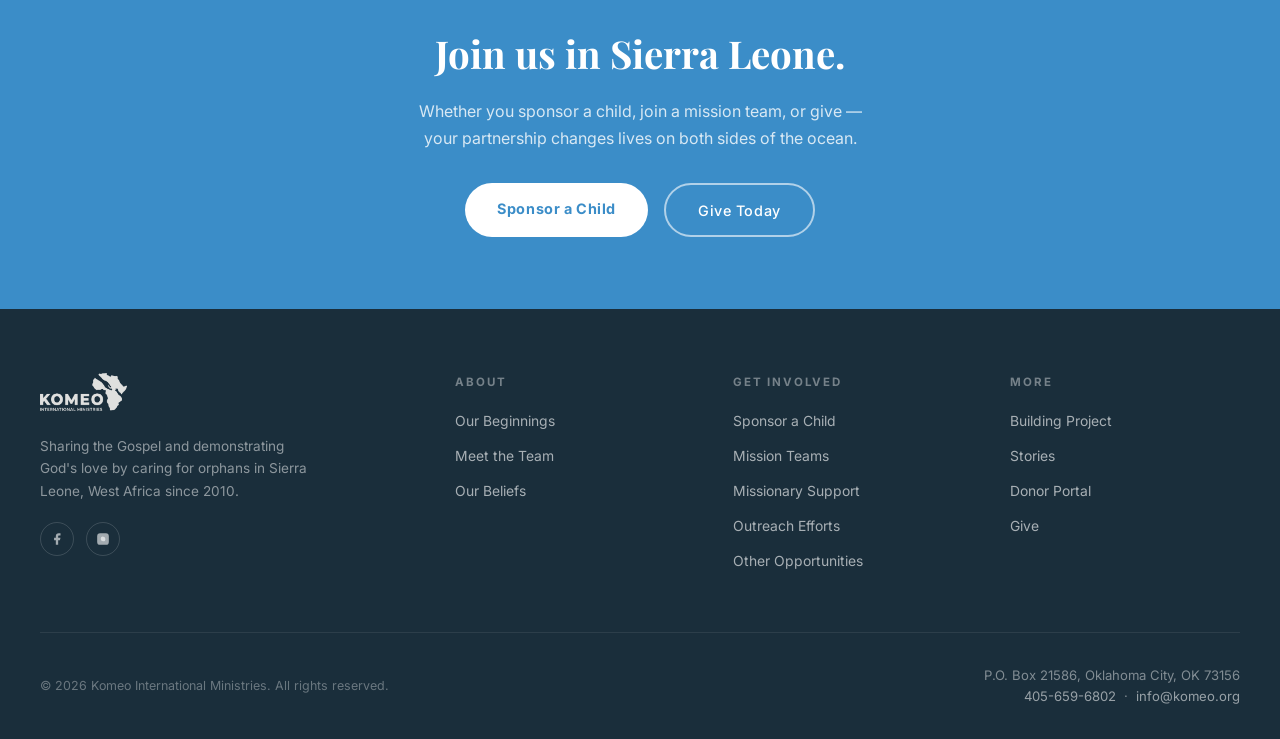
<file: our-beginnings.html>
<!DOCTYPE html>
<html lang="en">
<head>
  <meta charset="UTF-8" />
  <meta name="viewport" content="width=device-width, initial-scale=1.0" />
  <title>Our Story | Komeo International Ministries — Sierra Leone Since 2010</title>
  <meta name="description" content="Komeo International Ministries was founded in 2010 by Jerome and Shanna Crawford with a calling to share the Gospel and care for orphans in Sierra Leone, West Africa." />
  <link rel="canonical" href="https://komeo.org/our-beginnings.html" />
  <meta property="og:type" content="website" />
  <meta property="og:url" content="https://komeo.org/our-beginnings.html" />
  <meta property="og:site_name" content="Komeo International Ministries" />
  <meta property="og:title" content="Our Story — How Komeo Began in 2010" />
  <meta property="og:description" content="A calling to care for orphans became a ministry — and a family. The story of Komeo International Ministries." />
  <meta property="og:image" content="https://komeo.org/images/home-hero.webp" />
  <meta property="og:image:width" content="1200" />
  <meta property="og:image:height" content="630" />
  <meta name="twitter:card" content="summary_large_image" />
  <meta name="twitter:title" content="Our Story — How Komeo Began in 2010" />
  <meta name="twitter:description" content="A calling to care for orphans became a ministry — and a family. The story of Komeo International Ministries." />
  <meta name="twitter:image" content="https://komeo.org/images/home-hero.webp" />
  <meta name="description" content="Founded in 2010, Komeo International Ministries began with a calling to share the Gospel and care for orphans in Sierra Leone, West Africa." />

  <link rel="preconnect" href="https://fonts.googleapis.com" />
  <link rel="preconnect" href="https://fonts.gstatic.com" crossorigin />
  <link href="https://fonts.googleapis.com/css2?family=Playfair+Display:ital,wght@0,400;0,600;0,700;1,400;1,600&family=Inter:wght@300;400;500;600&display=swap" rel="stylesheet" />
  <link rel="stylesheet" href="/komeo.css" />

  <style>
    *, *::before, *::after { box-sizing: border-box; margin: 0; padding: 0; }

    :root {
      --sky:      #3B8DC8;
      --sky-dark: #2A6FA0;
      --deep:     #1A2E3B;
      --sand:     #F5EFE6;
      --earth:    #8B6F4E;
      --lime:     #7AB648;
      --lime-dark:#5E9234;
      --white:    #ffffff;
      --text:     #1A2E3B;
      --muted:    #5A6E7A;
      --border:   rgba(26,46,59,0.12);
      --nav-h:    72px;
    }

    html { scroll-behavior: smooth; }

    body {
      font-family: 'Inter', sans-serif;
      color: var(--text);
      background: var(--white);
      line-height: 1.6;
      -webkit-font-smoothing: antialiased;
    }

    /* ── NAV (shared) ── */
    nav {
      position: fixed;
      top: 0; left: 0; right: 0;
      height: var(--nav-h);
      background: var(--sky);
      display: flex;
      align-items: center;
      justify-content: space-between;
      padding: 0 2.5rem;
      z-index: 100;
      transition: background 0.3s;
    }
    nav.scrolled { background: var(--deep); box-shadow: 0 2px 20px rgba(0,0,0,0.2); }
    .nav-logo { display: flex; align-items: center; text-decoration: none; }
    .nav-logo img { height: 40px; width: auto; }
    .nav-links { display: flex; align-items: center; gap: 0.25rem; list-style: none; }
    .nav-links a {
      color: rgba(255,255,255,0.88); text-decoration: none;
      font-size: 0.85rem; font-weight: 500; letter-spacing: 0.04em;
      padding: 0.4rem 0.75rem; border-radius: 4px;
      transition: color 0.2s, background 0.2s; white-space: nowrap;
    }
    .nav-links a:hover { color: #fff; background: rgba(255,255,255,0.1); }
    .nav-dropdown { position: relative; }
    .nav-dropdown::after { content: ""; position: absolute; top: 100%; left: 0; width: 100%; height: 10px; }
    .nav-dropdown > a::after { content: ' ▾'; font-size: 0.7rem; opacity: 0.7; }
    .dropdown-menu {
      display: none; position: absolute; top: 100%; left: 0; padding-top: 10px;
      background: var(--deep); border-radius: 6px; overflow: hidden;
      min-width: 180px; box-shadow: 0 8px 32px rgba(0,0,0,0.22);
    }
    .nav-dropdown:hover .dropdown-menu { display: block; }
    .dropdown-menu a {
      display: block; color: rgba(255,255,255,0.85) !important;
      font-size: 0.82rem !important; padding: 0.6rem 1rem !important;
      border-radius: 0 !important; border-bottom: 1px solid rgba(255,255,255,0.06);
    }
    .dropdown-menu a:last-child { border-bottom: none; }
    .dropdown-menu a:hover { background: rgba(255,255,255,0.08) !important; color: #fff !important; }
    .nav-give {
      background: var(--lime) !important; color: #fff !important;
      padding: 0.45rem 1.2rem !important; border-radius: 40px !important;
      font-weight: 600 !important; letter-spacing: 0.06em !important;
    }
    .nav-give:hover { background: var(--lime-dark) !important; }
    .nav-toggle { display: none; background: none; border: none; cursor: pointer; padding: 0.4rem; }
    .nav-toggle span { display: block; width: 24px; height: 2px; background: #fff; margin: 5px 0; border-radius: 2px; }

    /* ── PAGE HERO ── */
    .page-hero {
      margin-top: var(--nav-h);
      position: relative;
      min-height: 52vh;
      display: flex;
      align-items: flex-end;
      overflow: hidden;
    }

    .page-hero-bg {
      position: absolute;
      inset: 0;
      background-image: url('/images/our-beginnings-hero.webp');
      background-size: cover;
      background-position: center center;
      filter: brightness(0.45);
    }

    .page-hero-content {
      position: relative;
      z-index: 1;
      width: 100%;
      max-width: 1200px;
      margin: 0 auto;
      padding: 0 2.5rem 3.5rem;
    }

    .breadcrumb {
      display: flex;
      align-items: center;
      gap: 0.5rem;
      margin-bottom: 1rem;
      font-size: 0.75rem;
      font-weight: 500;
      letter-spacing: 0.1em;
      text-transform: uppercase;
      color: rgba(255,255,255,0.5);
    }

    .breadcrumb a { color: rgba(255,255,255,0.5); text-decoration: none; transition: color 0.2s; }
    .breadcrumb a:hover { color: rgba(255,255,255,0.85); }
    .breadcrumb span { color: rgba(255,255,255,0.25); }

    .page-hero h1 {
      font-family: 'Playfair Display', serif;
      font-size: clamp(2.4rem, 5vw, 4rem);
      font-weight: 700;
      color: #fff;
      line-height: 1.1;
    }

    /* ── LAYOUT ── */
    .content-wrap {
      max-width: 1200px;
      margin: 0 auto;
      padding: 5rem 2.5rem 6rem;
      display: grid;
      grid-template-columns: 1fr 340px;
      gap: 6rem;
      align-items: start;
    }

    /* ── STORY BODY ── */
    .story-body {
      /* intentionally no max-width — the grid constrains it */
    }

    .story-body p {
      font-size: 1.08rem;
      color: var(--muted);
      line-height: 1.85;
      margin-bottom: 1.75rem;
    }

    .story-body p:last-child { margin-bottom: 0; }

    /* Pull the name-origin paragraph into a highlight block */
    .callout-block {
      background: var(--sand);
      border-left: 4px solid var(--sky);
      border-radius: 0 6px 6px 0;
      padding: 1.75rem 2rem;
      margin: 2.5rem 0;
    }

    .callout-block p {
      font-size: 1.02rem;
      color: var(--text);
      line-height: 1.8;
      margin-bottom: 0;
    }

    .callout-block strong {
      color: var(--sky);
      font-weight: 700;
    }

    /* Timeline section */
    .timeline {
      margin: 3.5rem 0 0;
    }

    .timeline-label {
      font-size: 0.72rem;
      font-weight: 700;
      letter-spacing: 0.18em;
      text-transform: uppercase;
      color: var(--sky);
      margin-bottom: 2rem;
    }

    .timeline-items {
      position: relative;
      padding-left: 2rem;
    }

    .timeline-items::before {
      content: '';
      position: absolute;
      left: 7px;
      top: 6px;
      bottom: 6px;
      width: 2px;
      background: var(--border);
    }

    .timeline-item {
      position: relative;
      padding-bottom: 2.25rem;
    }

    .timeline-item:last-child { padding-bottom: 0; }

    .timeline-dot {
      position: absolute;
      left: -2rem;
      top: 5px;
      width: 16px;
      height: 16px;
      background: var(--white);
      border: 3px solid var(--sky);
      border-radius: 50%;
    }

    .timeline-year {
      font-size: 0.72rem;
      font-weight: 700;
      letter-spacing: 0.14em;
      text-transform: uppercase;
      color: var(--sky);
      margin-bottom: 0.25rem;
    }

    .timeline-item h4 {
      font-family: 'Playfair Display', serif;
      font-size: 1.05rem;
      font-weight: 700;
      color: var(--deep);
      margin-bottom: 0.35rem;
    }

    .timeline-item p {
      font-size: 0.9rem;
      color: var(--muted);
      line-height: 1.65;
      margin-bottom: 0;
    }

    /* ── SIDEBAR ── */
    .sidebar {
      position: static;
      display: flex;
      flex-direction: column;
      gap: 1.75rem;
    }

    .sidebar-img {
      border-radius: 4px;
      overflow: hidden;
      aspect-ratio: 3/4;
    }

    .sidebar-img img {
      width: 100%;
      height: 100%;
      object-fit: cover;
      display: block;
    }

    .sidebar-card {
      background: var(--sand);
      border-radius: 6px;
      padding: 1.75rem;
    }

    .sidebar-card h4 {
      font-family: 'Playfair Display', serif;
      font-size: 1.1rem;
      font-weight: 700;
      color: var(--deep);
      margin-bottom: 0.75rem;
    }

    .sidebar-card p {
      font-size: 0.88rem;
      color: var(--muted);
      line-height: 1.65;
      margin-bottom: 1.25rem;
    }

    .btn-sky {
      display: inline-block;
      background: var(--sky);
      color: #fff;
      text-decoration: none;
      font-size: 0.87rem;
      font-weight: 600;
      letter-spacing: 0.04em;
      padding: 0.75rem 1.5rem;
      border-radius: 40px;
      transition: background 0.2s;
      width: 100%;
      text-align: center;
    }

    .btn-sky:hover { background: var(--sky-dark); }

    .sidebar-links {
      display: flex;
      flex-direction: column;
      gap: 0.5rem;
      margin-top: 0.75rem;
    }

    .sidebar-links a {
      font-size: 0.85rem;
      color: var(--sky);
      text-decoration: none;
      font-weight: 500;
      display: flex;
      align-items: center;
      gap: 0.35rem;
      transition: gap 0.2s;
    }

    .sidebar-links a:hover { gap: 0.6rem; }
    .sidebar-links a::before { content: '→'; }

    /* ── SCRIPTURE ── */
    .scripture-band {
      background: var(--deep);
      padding: 5.5rem 2.5rem;
      text-align: center;
    }

    .scripture-band blockquote {
      font-family: 'Playfair Display', serif;
      font-size: clamp(1.3rem, 2.5vw, 2rem);
      font-style: italic;
      color: rgba(255,255,255,0.9);
      max-width: 760px;
      margin: 0 auto 1.25rem;
      line-height: 1.55;
    }

    .scripture-band cite {
      font-size: 0.8rem;
      font-style: normal;
      font-weight: 600;
      letter-spacing: 0.18em;
      text-transform: uppercase;
      color: var(--sky);
    }

    /* ── CTA ── */
    .cta-band {
      background: var(--sky);
      padding: 4.5rem 2.5rem;
      text-align: center;
    }

    .cta-band h2 {
      font-family: 'Playfair Display', serif;
      font-size: clamp(1.6rem, 3vw, 2.4rem);
      color: #fff;
      margin-bottom: 0.85rem;
    }

    .cta-band p {
      font-size: 1rem;
      color: rgba(255,255,255,0.8);
      max-width: 480px;
      margin: 0 auto 2rem;
      line-height: 1.65;
    }

    .cta-buttons { display: flex; gap: 1rem; justify-content: center; flex-wrap: wrap; }

    .btn-white {
      display: inline-block; background: #fff; color: var(--sky);
      text-decoration: none; font-size: 0.9rem; font-weight: 700;
      letter-spacing: 0.04em; padding: 0.85rem 2rem; border-radius: 40px;
      transition: background 0.2s, transform 0.15s;
    }
    .btn-white:hover { background: var(--sand); transform: translateY(-1px); }

    .btn-outline-white {
      display: inline-block; border: 2px solid rgba(255,255,255,0.6);
      color: #fff; text-decoration: none; font-size: 0.9rem; font-weight: 500;
      letter-spacing: 0.04em; padding: 0.85rem 2rem; border-radius: 40px;
      transition: border-color 0.2s;
    }
    .btn-outline-white:hover { border-color: #fff; }

    /* ── FOOTER ── */
    footer { background: var(--deep); padding: 4rem 2.5rem 2rem; }
    .footer-inner { max-width: 1200px; margin: 0 auto; }
    .footer-grid {
      display: grid;
      grid-template-columns: 1.6fr 1fr 1fr 1fr;
      gap: 3rem;
      margin-bottom: 3rem;
    }
    .footer-brand img { height: 38px; width: auto; margin-bottom: 1rem; opacity: 0.9; }
    .footer-brand p { font-size: 0.85rem; color: rgba(255,255,255,0.5); line-height: 1.65; max-width: 280px; margin-bottom: 1.25rem; }
    .footer-social { display: flex; gap: 0.75rem; }
    .footer-social a {
      width: 34px; height: 34px; border: 1px solid rgba(255,255,255,0.15);
      border-radius: 50%; display: flex; align-items: center; justify-content: center;
      transition: border-color 0.2s, background 0.2s;
    }
    .footer-social a:hover { border-color: var(--sky); background: rgba(59,141,200,0.15); }
    .footer-social svg { width: 14px; height: 14px; fill: rgba(255,255,255,0.6); }
    .footer-col h5 { font-size: 0.72rem; font-weight: 700; letter-spacing: 0.16em; text-transform: uppercase; color: rgba(255,255,255,0.4); margin-bottom: 1rem; }
    .footer-col ul { list-style: none; }
    .footer-col ul li { margin-bottom: 0.6rem; }
    .footer-col ul a { font-size: 0.87rem; color: rgba(255,255,255,0.62); text-decoration: none; transition: color 0.2s; }
    .footer-col ul a:hover { color: #fff; }
    .footer-bottom { border-top: 1px solid rgba(255,255,255,0.08); padding-top: 2rem; display: flex; justify-content: space-between; align-items: center; flex-wrap: wrap; gap: 1rem; }
    .footer-bottom p { font-size: 0.78rem; color: rgba(255,255,255,0.35); }
    .footer-contact { font-size: 0.82rem; color: rgba(255,255,255,0.45); text-align: right; line-height: 1.6; }
    .footer-contact a { color: rgba(255,255,255,0.55); text-decoration: none; transition: color 0.2s; }
    .footer-contact a:hover { color: #fff; }

    /* ── MOBILE ── */
    @media (max-width: 960px) {
      .content-wrap { grid-template-columns: 1fr; gap: 3rem; padding: 3.5rem 1.5rem 5rem; }
      .sidebar { position: static; }
      .sidebar-img { aspect-ratio: 16/9; }
      .footer-grid { grid-template-columns: 1fr 1fr; }
      nav { padding: 0 1.5rem; }
      .nav-links { display: none; }
      .nav-links.open {
        display: flex; flex-direction: column;
        position: fixed; top: var(--nav-h); left: 0; right: 0; bottom: 0;
        background: var(--deep);
        overflow-y: auto;
        padding: 0.5rem 0 2rem;
        gap: 0;
        box-shadow: 0 8px 32px rgba(0,0,0,0.3);
      }
      .nav-links.open > li > a {
        display: block;
        padding: 0.9rem 1.75rem !important;
        font-size: 1rem !important;
        border-radius: 0 !important;
        border-bottom: 1px solid rgba(255,255,255,0.06);
        color: rgba(255,255,255,0.88) !important;
      }
      .nav-links.open > li:last-child > a { border-bottom: none; }
      .nav-toggle { display: block; }

      /* Mobile dropdown */
      .nav-dropdown > a { display: flex !important; justify-content: space-between; align-items: center; }
      .nav-dropdown > a::after { content: '+' !important; font-size: 1.2rem !important; opacity: 0.6; font-style: normal; }
      .nav-dropdown.open > a::after { content: '−' !important; }

      .dropdown-menu {
        position: static !important;
        box-shadow: none !important;
        background: rgba(255,255,255,0.04) !important;
        border-radius: 0 !important;
        margin: 0 !important;
        padding-top: 0 !important;
        border-top: none;
      }
      .dropdown-menu a {
        padding: 0.75rem 1.75rem 0.75rem 2.75rem !important;
        font-size: 0.9rem !important;
        color: rgba(255,255,255,0.65) !important;
        border-bottom: 1px solid rgba(255,255,255,0.04) !important;
      }
      .dropdown-menu a:last-child { border-bottom: none !important; }
      .nav-dropdown:hover .dropdown-menu { display: none; }
      .nav-dropdown.open .dropdown-menu { display: block; }

      /* Give button full width on mobile */
      .nav-links.open .nav-give {
        margin: 1rem 1.75rem 0 !important;
        display: block !important;
        text-align: center !important;
        border-radius: 40px !important;
        padding: 0.85rem 1.75rem !important;
      }
      .page-hero-content { padding: 0 1.5rem 2.5rem; }
    }

    @media (max-width: 540px) {
      .footer-grid { grid-template-columns: 1fr; }
    }
  </style>
</head>
<body>

  <!-- PAGE HERO -->
  <div class="page-hero">
    <div class="page-hero-bg"></div>
    <div class="page-hero-content">
      <div class="breadcrumb">
        <a href="index.html">Home</a>
        <span>/</span>
        <span>About</span>
        <span>/</span>
        <span style="color:rgba(255,255,255,0.75)">Our Beginnings</span>
      </div>
      <h1>Our Beginnings</h1>
      <p style="font-size:1.05rem;color:rgba(255,255,255,0.65);max-width:520px;line-height:1.7;font-weight:300;margin-top:0.75rem;">How a calling to care for orphans became a ministry — and a family.</p>
    </div>
  </div>

  <!-- MAIN CONTENT -->
  <div class="content-wrap">

    <!-- STORY -->
    <article class="story-body">

      <p>Our ministry was founded in October 2010 with a dedication and purpose for sharing the Gospel and caring for orphans in Sierra Leone, West Africa. We have established a child sponsorship program for more than 100 children and developed partnerships with other non-profit organizations and businesses to leverage support for the orphanages and surrounding villages.</p>

      <div class="callout-block">
        <p>The story behind our name, <strong>"Komeo"</strong> (pronounced <em>ko-MAY-o</em>), is an interesting one. Komeo is an ancient Greek word meaning <strong>"tend to"</strong> or <strong>"take care of."</strong> After choosing the name through much prayer and consideration, we learned that it also carries profound meaning in one of Sierra Leone's African tribal languages. The phrase <strong>"kom mio"</strong> in Temne means <em>"to give birth to"</em> — it is what orphans cry out to people when asking someone to take care of them, and what people cry out when asking God to be their heavenly Father. <strong>We believe our name was God-given.</strong></p>
      </div>

      <p>We work with two orphanages located in Wellington and Waterloo. Many of these children lost their parents during the 12-year civil war waged by rebel forces beginning in 1991 over the country's diamond resources. Peace was declared in 2002, but not before 75,000 people were killed, 20,000 were left as amputees, and 80% of the country's infrastructure was destroyed.</p>

      <p>In 1995, during the height of the war, Pastor Hassan Mansaray began taking in children whose parents had been kidnapped or murdered. Before long, he had 64 children in his care and no source of funding — most missionaries and aid groups had fled the country. By faith, Pastor Mansaray persevered and relied on God to provide day-by-day for their needs.</p>

      <p>Today, more than 100 children at the orphanage call Pastor Mansaray their father. They are incredible kids who have been raised as Christians in a primarily Muslim country, and they feel called by God to rebuild their nation. They aspire to be bankers, lawyers, economists, government officials, doctors, and professional athletes — but beyond that, they have a heart for ministry and want to share Christ with all who cross their path. They love preaching and leading worship in their church, as well as participating in outreach projects to remote villages.</p>

      <p>We are immensely grateful to the Lord for all He has done, and we are blessed to witness His work in the lives of these children. We know that He will continue to do great things through Komeo — and ultimately raise up these kids to be future leaders in their country.</p>

      <!-- Timeline -->
      <div class="timeline">
        <p class="timeline-label">Key Milestones</p>
        <div class="timeline-items">

          <div class="timeline-item">
            <div class="timeline-dot"></div>
            <p class="timeline-year">1991–2002</p>
            <h4>Sierra Leone Civil War</h4>
            <p>A brutal 12-year conflict killed 75,000 people and left 80% of the country's infrastructure destroyed — creating a generation of orphans.</p>
          </div>

          <div class="timeline-item">
            <div class="timeline-dot"></div>
            <p class="timeline-year">1995</p>
            <h4>Pastor Mansaray Begins</h4>
            <p>During the height of the war, Pastor Hassan Mansaray begins taking in children whose parents have been killed or kidnapped — relying on God alone to provide.</p>
          </div>

          <div class="timeline-item">
            <div class="timeline-dot"></div>
            <p class="timeline-year">October 2010</p>
            <h4>Komeo Is Founded</h4>
            <p>Komeo International Ministries is established in Oklahoma City with a mission to share the Gospel and care for orphans in Sierra Leone.</p>
          </div>

          <div class="timeline-item">
            <div class="timeline-dot"></div>
            <p class="timeline-year">2014</p>
            <h4>Ebola Crisis</h4>
            <p>The Ebola outbreak devastates local villages and strains resources, but Komeo and its partners continue to provide care and support.</p>
          </div>

          <div class="timeline-item">
            <div class="timeline-dot"></div>
            <p class="timeline-year">Today</p>
            <h4>150+ Children in Our Care</h4>
            <p>Two orphanages in Wellington and Waterloo serve more than 150 children — all raised as Christians with a heart to rebuild their nation.</p>
          </div>

        </div>
      </div>

    </article>

    <!-- SIDEBAR -->
    <aside class="sidebar">

      <div class="sidebar-img">
        <img src="images/IMG_9443.a.webp" alt="Children at Komeo orphanage" loading="lazy" />
      </div>

      <div class="sidebar-card">
        <h4>Ready to make a difference?</h4>
        <p>Sponsor a child today for $35/month and provide food, education, medical care, and the love of Christ.</p>
        <a href="sponsor.html" class="btn-sky">Sponsor a Child</a>
        <div class="sidebar-links">
          <a href="mission-teams.html">Join a mission team</a>
          <a href="missionary-support.html">Support a missionary</a>
          <a href="give.html">Make a one-time gift</a>
        </div>
      </div>

      <div class="sidebar-card">
        <h4>Meet the Team</h4>
        <p>Get to know the people in Oklahoma City and Sierra Leone who make this ministry possible.</p>
        <a href="meet-the-team.html" class="btn-sky">Meet the Team</a>
      </div>

    </aside>

  </div>

  <!-- SCRIPTURE -->
  <div class="scripture-band">
    <blockquote>"Religion that is pure and undefiled before God the Father is this: to visit orphans and widows in their affliction."</blockquote>
    <cite>James 1:27</cite>
  </div>

  <!-- CTA -->
  <div class="cta-band">
    <h2>Join us in Sierra Leone.</h2>
    <p>Whether you sponsor a child, join a mission team, or give — your partnership changes lives on both sides of the ocean.</p>
    <div class="cta-buttons">
      <a href="sponsor.html" class="btn-white">Sponsor a Child</a>
      <a href="give.html" class="btn-outline-white">Give Today</a>
    </div>
  </div>


  <script src="/admin-trigger.js"></script>


  <script src="/komeo.js"></script>
</body>
</html>
</file>
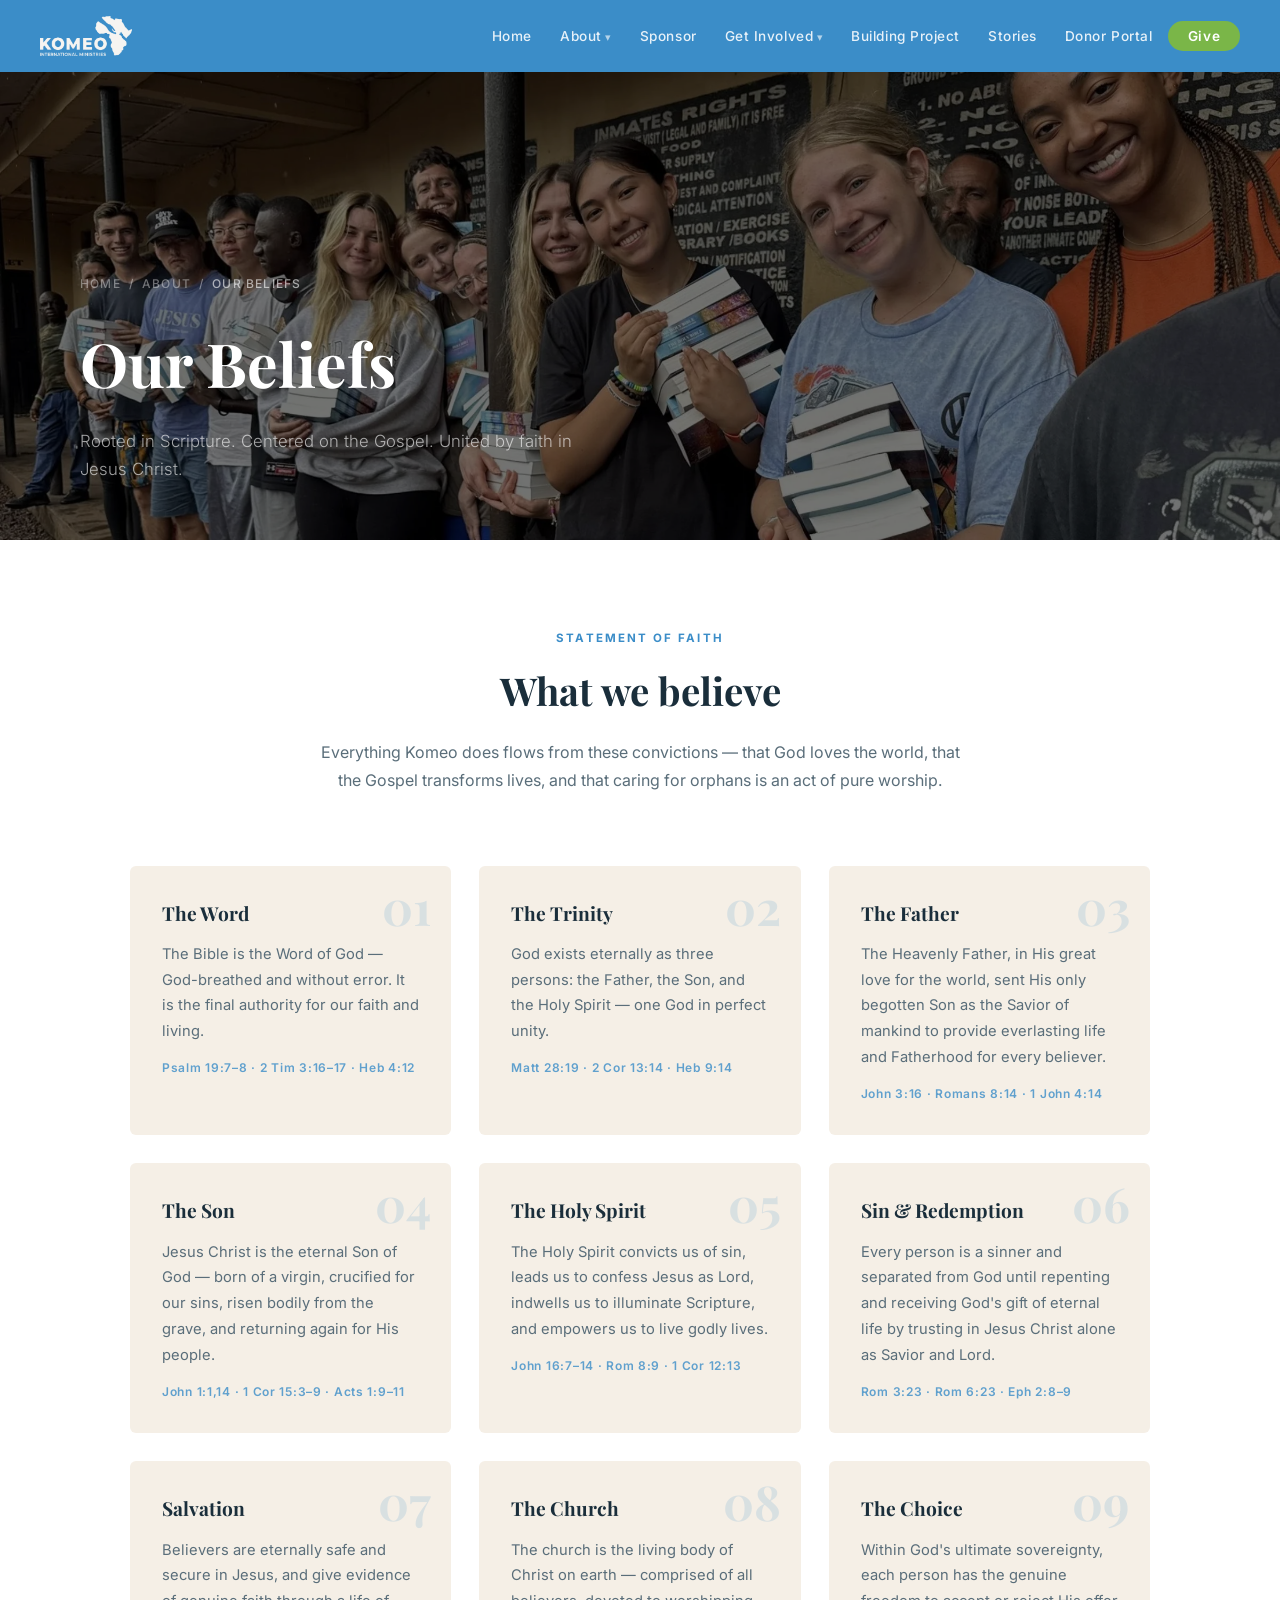
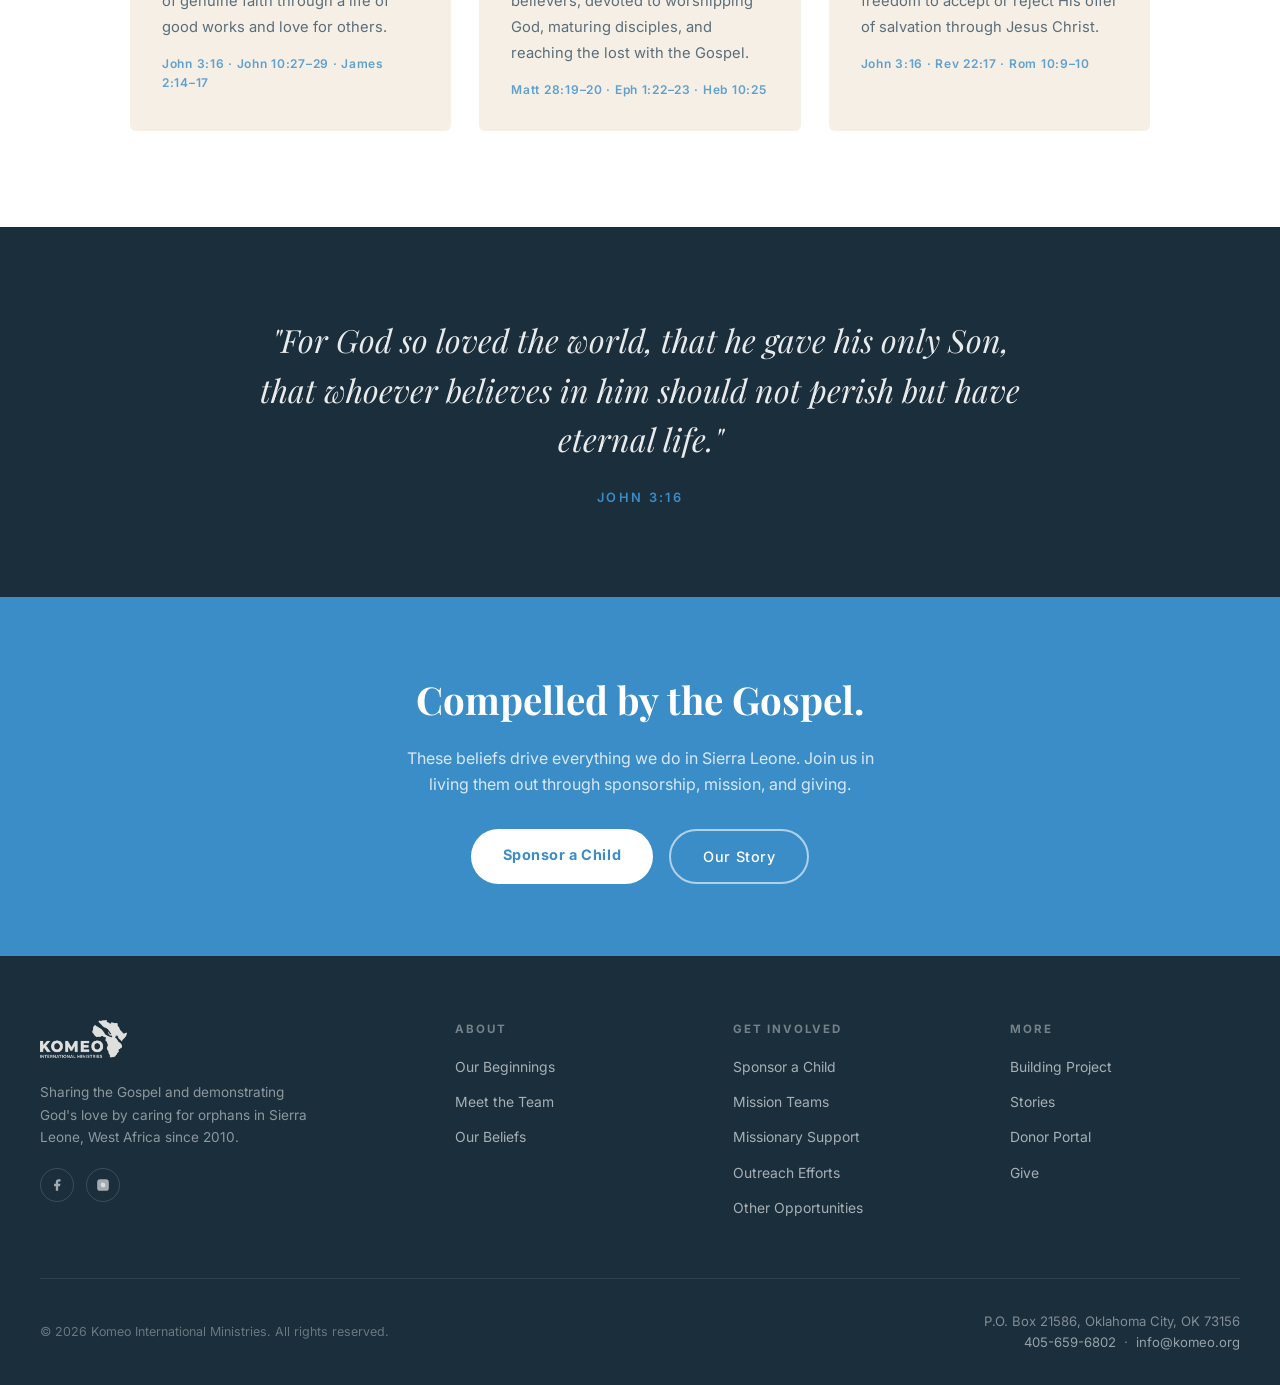
<file: our-beliefs.html>
<!DOCTYPE html>
<html lang="en">
<head>
  <meta charset="UTF-8" />
  <meta name="viewport" content="width=device-width, initial-scale=1.0" />
  <title>Our Beliefs | Komeo International Ministries Statement of Faith</title>
  <meta name="description" content="Komeo International Ministries is rooted in Scripture and centered on the Gospel. Read our statement of faith and the Biblical convictions that guide our work in Sierra Leone." />
  <link rel="canonical" href="https://komeo.org/our-beliefs.html" />
  <meta property="og:type" content="website" />
  <meta property="og:url" content="https://komeo.org/our-beliefs.html" />
  <meta property="og:site_name" content="Komeo International Ministries" />
  <meta property="og:title" content="Our Statement of Faith — Komeo International Ministries" />
  <meta property="og:description" content="Rooted in Scripture. Centered on the Gospel. United by faith in Jesus Christ." />
  <meta property="og:image" content="https://komeo.org/images/home-hero.webp" />
  <meta property="og:image:width" content="1200" />
  <meta property="og:image:height" content="630" />
  <meta name="twitter:card" content="summary_large_image" />
  <meta name="twitter:title" content="Our Statement of Faith — Komeo International Ministries" />
  <meta name="twitter:description" content="Rooted in Scripture. Centered on the Gospel. United by faith in Jesus Christ." />
  <meta name="twitter:image" content="https://komeo.org/images/home-hero.webp" />
  <meta name="description" content="The core beliefs that guide Komeo International Ministries — rooted in Scripture and centered on the Gospel of Jesus Christ." />

  <link rel="preconnect" href="https://fonts.googleapis.com" />
  <link rel="preconnect" href="https://fonts.gstatic.com" crossorigin />
  <link href="https://fonts.googleapis.com/css2?family=Playfair+Display:ital,wght@0,400;0,600;0,700;1,400;1,600&family=Inter:wght@300;400;500;600&display=swap" rel="stylesheet" />
  <link rel="stylesheet" href="/komeo.css" />

  <style>
    *, *::before, *::after { box-sizing: border-box; margin: 0; padding: 0; }
    :root {
      --sky: #3B8DC8; --sky-dark: #2A6FA0; --deep: #1A2E3B;
      --sand: #F5EFE6; --lime: #7AB648; --lime-dark: #5E9234;
      --white: #ffffff; --text: #1A2E3B; --muted: #5A6E7A;
      --border: rgba(26,46,59,0.12); --nav-h: 72px;
    }
    html { scroll-behavior: smooth; }
    body { font-family: 'Inter', sans-serif; color: var(--text); background: var(--white); line-height: 1.6; -webkit-font-smoothing: antialiased; }

    /* NAV */
    nav { position: fixed; top: 0; left: 0; right: 0; height: var(--nav-h); background: var(--sky); display: flex; align-items: center; justify-content: space-between; padding: 0 2.5rem; z-index: 100; transition: background 0.3s; }
    nav.scrolled { background: var(--deep); box-shadow: 0 2px 20px rgba(0,0,0,0.2); }
    .nav-logo { display: flex; align-items: center; text-decoration: none; }
    .nav-logo img { height: 40px; width: auto; }
    .nav-links { display: flex; align-items: center; gap: 0.25rem; list-style: none; }
    .nav-links a { color: rgba(255,255,255,0.88); text-decoration: none; font-size: 0.85rem; font-weight: 500; letter-spacing: 0.04em; padding: 0.4rem 0.75rem; border-radius: 4px; transition: color 0.2s, background 0.2s; white-space: nowrap; }
    .nav-links a:hover { color: #fff; background: rgba(255,255,255,0.1); }
    .nav-dropdown { position: relative; }
    .nav-dropdown > a::after { content: ' ▾'; font-size: 0.7rem; opacity: 0.7; }
    .dropdown-menu { display: none; position: absolute; top: 100%; left: 0; background: var(--deep); border-radius: 6px; overflow: hidden; min-width: 180px; box-shadow: 0 8px 32px rgba(0,0,0,0.22); padding-top: 10px; }
    .dropdown-menu::before { content: ""; display: block; height: 0; }
    .nav-dropdown:hover .dropdown-menu { display: block; }
    .dropdown-menu a { display: block; color: rgba(255,255,255,0.85) !important; font-size: 0.82rem !important; padding: 0.6rem 1rem !important; border-radius: 0 !important; border-bottom: 1px solid rgba(255,255,255,0.06); }
    .dropdown-menu a:last-child { border-bottom: none; }
    .dropdown-menu a:hover { background: rgba(255,255,255,0.08) !important; color: #fff !important; }
    .nav-give { background: var(--lime) !important; color: #fff !important; padding: 0.45rem 1.2rem !important; border-radius: 40px !important; font-weight: 600 !important; letter-spacing: 0.06em !important; }
    .nav-give:hover { background: var(--lime-dark) !important; }
    .nav-toggle { display: none; background: none; border: none; cursor: pointer; padding: 0.4rem; }
    .nav-toggle span { display: block; width: 24px; height: 2px; background: #fff; margin: 5px 0; border-radius: 2px; }

    /* PAGE HERO */
    .page-hero {
      margin-top: var(--nav-h);
      position: relative;
      min-height: 52vh;
      display: flex;
      align-items: flex-end;
      overflow: hidden;
    }
    .page-hero-bg {
      position: absolute; inset: 0;
      background-image: url('/images/our-beliefs-hero.webp');
      background-size: cover; background-position: center center;
      filter: brightness(0.45);
    }
    .breadcrumb { display: flex; align-items: center;  gap: 0.5rem; margin-bottom: 1.25rem; font-size: 0.75rem; font-weight: 500; letter-spacing: 0.1em; text-transform: uppercase; color: rgba(255,255,255,0.4); }
    .breadcrumb a { color: rgba(255,255,255,0.4); text-decoration: none; transition: color 0.2s; }
    .breadcrumb a:hover { color: rgba(255,255,255,0.75); }
    .page-hero h1 { font-family: 'Playfair Display', serif; font-size: clamp(2.4rem, 5vw, 3.8rem); font-weight: 700; color: #fff; margin-bottom: 1rem; }
    .page-hero p { font-size: 1.05rem; color: rgba(255,255,255,0.62); max-width: 520px; line-height: 1.7; font-weight: 300; }

    /* BELIEFS GRID */
    .beliefs-wrap {
      max-width: 1100px;
      margin: 0 auto;
      padding: 5.5rem 2.5rem 6rem;
    }

    .beliefs-intro {
      text-align: center;
      max-width: 640px;
      margin: 0 auto 4.5rem;
    }

    .beliefs-intro .eyebrow {
      font-size: 0.72rem; font-weight: 700; letter-spacing: 0.18em;
      text-transform: uppercase; color: var(--sky); margin-bottom: 0.75rem;
    }

    .beliefs-intro h2 {
      font-family: 'Playfair Display', serif;
      font-size: clamp(1.8rem, 3vw, 2.6rem);
      font-weight: 700; color: var(--deep); margin-bottom: 1rem;
    }

    .beliefs-intro p {
      font-size: 1rem; color: var(--muted); line-height: 1.75;
    }

    .beliefs-grid {
      display: grid;
      grid-template-columns: repeat(3, 1fr);
      gap: 1.75rem;
    }

    .belief-card {
      background: var(--sand);
      border-radius: 6px;
      padding: 2rem;
      position: relative;
      transition: transform 0.2s, box-shadow 0.2s;
    }

    .belief-card:hover {
      transform: translateY(-3px);
      box-shadow: 0 12px 36px rgba(26,46,59,0.09);
    }

    .belief-number {
      font-family: 'Playfair Display', serif;
      font-size: 3rem;
      font-weight: 700;
      color: var(--sky);
      opacity: 0.15;
      position: absolute;
      top: 1rem;
      right: 1.25rem;
      line-height: 1;
    }

    .belief-card h3 {
      font-family: 'Playfair Display', serif;
      font-size: 1.2rem;
      font-weight: 700;
      color: var(--deep);
      margin-bottom: 0.85rem;
    }

    .belief-card p {
      font-size: 0.92rem;
      color: var(--muted);
      line-height: 1.75;
      margin-bottom: 0.85rem;
    }

    .belief-refs {
      font-size: 0.75rem;
      font-weight: 600;
      letter-spacing: 0.06em;
      color: var(--sky);
      opacity: 0.8;
    }

    /* SCRIPTURE BAND */
    .scripture-band { background: var(--deep); padding: 5.5rem 2.5rem; text-align: center; }
    .scripture-band blockquote { font-family: 'Playfair Display', serif; font-size: clamp(1.3rem, 2.5vw, 2rem); font-style: italic; color: rgba(255,255,255,0.9); max-width: 760px; margin: 0 auto 1.25rem; line-height: 1.55; }
    .scripture-band cite { font-size: 0.8rem; font-style: normal; font-weight: 600; letter-spacing: 0.18em; text-transform: uppercase; color: var(--sky); }

    /* CTA */
    .cta-band { background: var(--sky); padding: 4.5rem 2.5rem; text-align: center; }
    .cta-band h2 { font-family: 'Playfair Display', serif; font-size: clamp(1.6rem, 3vw, 2.4rem); color: #fff; margin-bottom: 0.85rem; }
    .cta-band p { font-size: 1rem; color: rgba(255,255,255,0.8); max-width: 480px; margin: 0 auto 2rem; line-height: 1.65; }
    .cta-buttons { display: flex; gap: 1rem;  flex-wrap: wrap; }
    .btn-white { display: inline-block; background: #fff; color: var(--sky); text-decoration: none; font-size: 0.9rem; font-weight: 700; padding: 0.85rem 2rem; border-radius: 40px; transition: background 0.2s; }
    .btn-white:hover { background: var(--sand); }
    .btn-outline-white { display: inline-block; border: 2px solid rgba(255,255,255,0.6); color: #fff; text-decoration: none; font-size: 0.9rem; font-weight: 500; padding: 0.85rem 2rem; border-radius: 40px; transition: border-color 0.2s; }
    .btn-outline-white:hover { border-color: #fff; }

    /* FOOTER */
    footer { background: var(--deep); padding: 4rem 2.5rem 2rem; }
    .footer-inner { max-width: 1200px; margin: 0 auto; }
    .footer-grid { display: grid; grid-template-columns: 1.6fr 1fr 1fr 1fr; gap: 3rem; margin-bottom: 3rem; }
    .footer-brand img { height: 38px; width: auto; margin-bottom: 1rem; opacity: 0.9; }
    .footer-brand p { font-size: 0.85rem; color: rgba(255,255,255,0.5); line-height: 1.65; max-width: 280px; margin-bottom: 1.25rem; }
    .footer-social { display: flex; gap: 0.75rem; }
    .footer-social a { width: 34px; height: 34px; border: 1px solid rgba(255,255,255,0.15); border-radius: 50%; display: flex; align-items: center;  transition: border-color 0.2s, background 0.2s; }
    .footer-social a:hover { border-color: var(--sky); background: rgba(59,141,200,0.15); }
    .footer-social svg { width: 14px; height: 14px; fill: rgba(255,255,255,0.6); }
    .footer-col h5 { font-size: 0.72rem; font-weight: 700; letter-spacing: 0.16em; text-transform: uppercase; color: rgba(255,255,255,0.4); margin-bottom: 1rem; }
    .footer-col ul { list-style: none; }
    .footer-col ul li { margin-bottom: 0.6rem; }
    .footer-col ul a { font-size: 0.87rem; color: rgba(255,255,255,0.62); text-decoration: none; transition: color 0.2s; }
    .footer-col ul a:hover { color: #fff; }
    .footer-bottom { border-top: 1px solid rgba(255,255,255,0.08); padding-top: 2rem; display: flex; justify-content: space-between; align-items: center; flex-wrap: wrap; gap: 1rem; }
    .footer-bottom p { font-size: 0.78rem; color: rgba(255,255,255,0.35); }
    .footer-contact { font-size: 0.82rem; color: rgba(255,255,255,0.45); text-align: right; line-height: 1.6; }
    .footer-contact a { color: rgba(255,255,255,0.55); text-decoration: none; transition: color 0.2s; }
    .footer-contact a:hover { color: #fff; }

    /* MOBILE */
    @media (max-width: 960px) {
      .beliefs-grid { grid-template-columns: repeat(2, 1fr); }
      .footer-grid { grid-template-columns: 1fr 1fr; }
      nav { padding: 0 1.5rem; }
      .nav-links { display: none; }
      .nav-links.open { display: flex; flex-direction: column; position: fixed; top: var(--nav-h); left: 0; right: 0; background: var(--deep); padding: 1.5rem; gap: 0.25rem; max-height: calc(100vh - var(--nav-h)); overflow-y: auto; }
      .nav-toggle { display: block; }
      .dropdown-menu { position: static; box-shadow: none; background: rgba(255,255,255,0.06); border-radius: 4px; margin-top: 0.25rem; }
      .nav-dropdown:hover .dropdown-menu { display: none; }
      .nav-dropdown.open .dropdown-menu { display: block; }
    }
    @media (max-width: 580px) {
      .beliefs-grid { grid-template-columns: 1fr; }
      .footer-grid { grid-template-columns: 1fr; }
      .beliefs-wrap { padding: 4rem 1.5rem 5rem; }
    }
    .page-hero-content {
      position: relative; z-index: 1;
      width: 100%; max-width: 1200px;
      margin: 0 auto; padding: 0 2.5rem 3.5rem;
    }
  </style>
</head>
<body>

  <!-- PAGE HERO -->
  <div class="page-hero">
    <div class="page-hero-bg"></div>
    <div class="page-hero-content">
      <div class="breadcrumb">
        <a href="index.html">Home</a><span>/</span>
        <span>About</span><span>/</span>
        <span style="color:rgba(255,255,255,0.6)">Our Beliefs</span>
      </div>
      <h1>Our Beliefs</h1>
      <p>Rooted in Scripture. Centered on the Gospel. United by faith in Jesus Christ.</p>
    </div>
  </div>

  <!-- BELIEFS -->
  <div class="beliefs-wrap">
    <div class="beliefs-intro">
      <p class="eyebrow">Statement of Faith</p>
      <h2>What we believe</h2>
      <p>Everything Komeo does flows from these convictions — that God loves the world, that the Gospel transforms lives, and that caring for orphans is an act of pure worship.</p>
    </div>

    <div class="beliefs-grid">

      <div class="belief-card">
        <div class="belief-number">01</div>
        <h3>The Word</h3>
        <p>The Bible is the Word of God — God-breathed and without error. It is the final authority for our faith and living.</p>
        <div class="belief-refs">Psalm 19:7–8 · 2 Tim 3:16–17 · Heb 4:12</div>
      </div>

      <div class="belief-card">
        <div class="belief-number">02</div>
        <h3>The Trinity</h3>
        <p>God exists eternally as three persons: the Father, the Son, and the Holy Spirit — one God in perfect unity.</p>
        <div class="belief-refs">Matt 28:19 · 2 Cor 13:14 · Heb 9:14</div>
      </div>

      <div class="belief-card">
        <div class="belief-number">03</div>
        <h3>The Father</h3>
        <p>The Heavenly Father, in His great love for the world, sent His only begotten Son as the Savior of mankind to provide everlasting life and Fatherhood for every believer.</p>
        <div class="belief-refs">John 3:16 · Romans 8:14 · 1 John 4:14</div>
      </div>

      <div class="belief-card">
        <div class="belief-number">04</div>
        <h3>The Son</h3>
        <p>Jesus Christ is the eternal Son of God — born of a virgin, crucified for our sins, risen bodily from the grave, and returning again for His people.</p>
        <div class="belief-refs">John 1:1,14 · 1 Cor 15:3–9 · Acts 1:9–11</div>
      </div>

      <div class="belief-card">
        <div class="belief-number">05</div>
        <h3>The Holy Spirit</h3>
        <p>The Holy Spirit convicts us of sin, leads us to confess Jesus as Lord, indwells us to illuminate Scripture, and empowers us to live godly lives.</p>
        <div class="belief-refs">John 16:7–14 · Rom 8:9 · 1 Cor 12:13</div>
      </div>

      <div class="belief-card">
        <div class="belief-number">06</div>
        <h3>Sin &amp; Redemption</h3>
        <p>Every person is a sinner and separated from God until repenting and receiving God's gift of eternal life by trusting in Jesus Christ alone as Savior and Lord.</p>
        <div class="belief-refs">Rom 3:23 · Rom 6:23 · Eph 2:8–9</div>
      </div>

      <div class="belief-card">
        <div class="belief-number">07</div>
        <h3>Salvation</h3>
        <p>Believers are eternally safe and secure in Jesus, and give evidence of genuine faith through a life of good works and love for others.</p>
        <div class="belief-refs">John 3:16 · John 10:27–29 · James 2:14–17</div>
      </div>

      <div class="belief-card">
        <div class="belief-number">08</div>
        <h3>The Church</h3>
        <p>The church is the living body of Christ on earth — comprised of all believers, devoted to worshipping God, maturing disciples, and reaching the lost with the Gospel.</p>
        <div class="belief-refs">Matt 28:19–20 · Eph 1:22–23 · Heb 10:25</div>
      </div>

      <div class="belief-card">
        <div class="belief-number">09</div>
        <h3>The Choice</h3>
        <p>Within God's ultimate sovereignty, each person has the genuine freedom to accept or reject His offer of salvation through Jesus Christ.</p>
        <div class="belief-refs">John 3:16 · Rev 22:17 · Rom 10:9–10</div>
      </div>

    </div>
    </div>
</div>

  <!-- SCRIPTURE -->
  <div class="scripture-band">
    <blockquote>"For God so loved the world, that he gave his only Son, that whoever believes in him should not perish but have eternal life."</blockquote>
    <cite>John 3:16</cite>
  </div>

  <!-- CTA -->
  <div class="cta-band">
    <h2>Compelled by the Gospel.</h2>
    <p>These beliefs drive everything we do in Sierra Leone. Join us in living them out through sponsorship, mission, and giving.</p>
    <div class="cta-buttons">
      <a href="sponsor.html" class="btn-white">Sponsor a Child</a>
      <a href="our-beginnings.html" class="btn-outline-white">Our Story</a>
    </div>
  </div>

  <script src="/admin-trigger.js"></script>


  <script src="/komeo.js"></script>
</body>
</html>
</file>
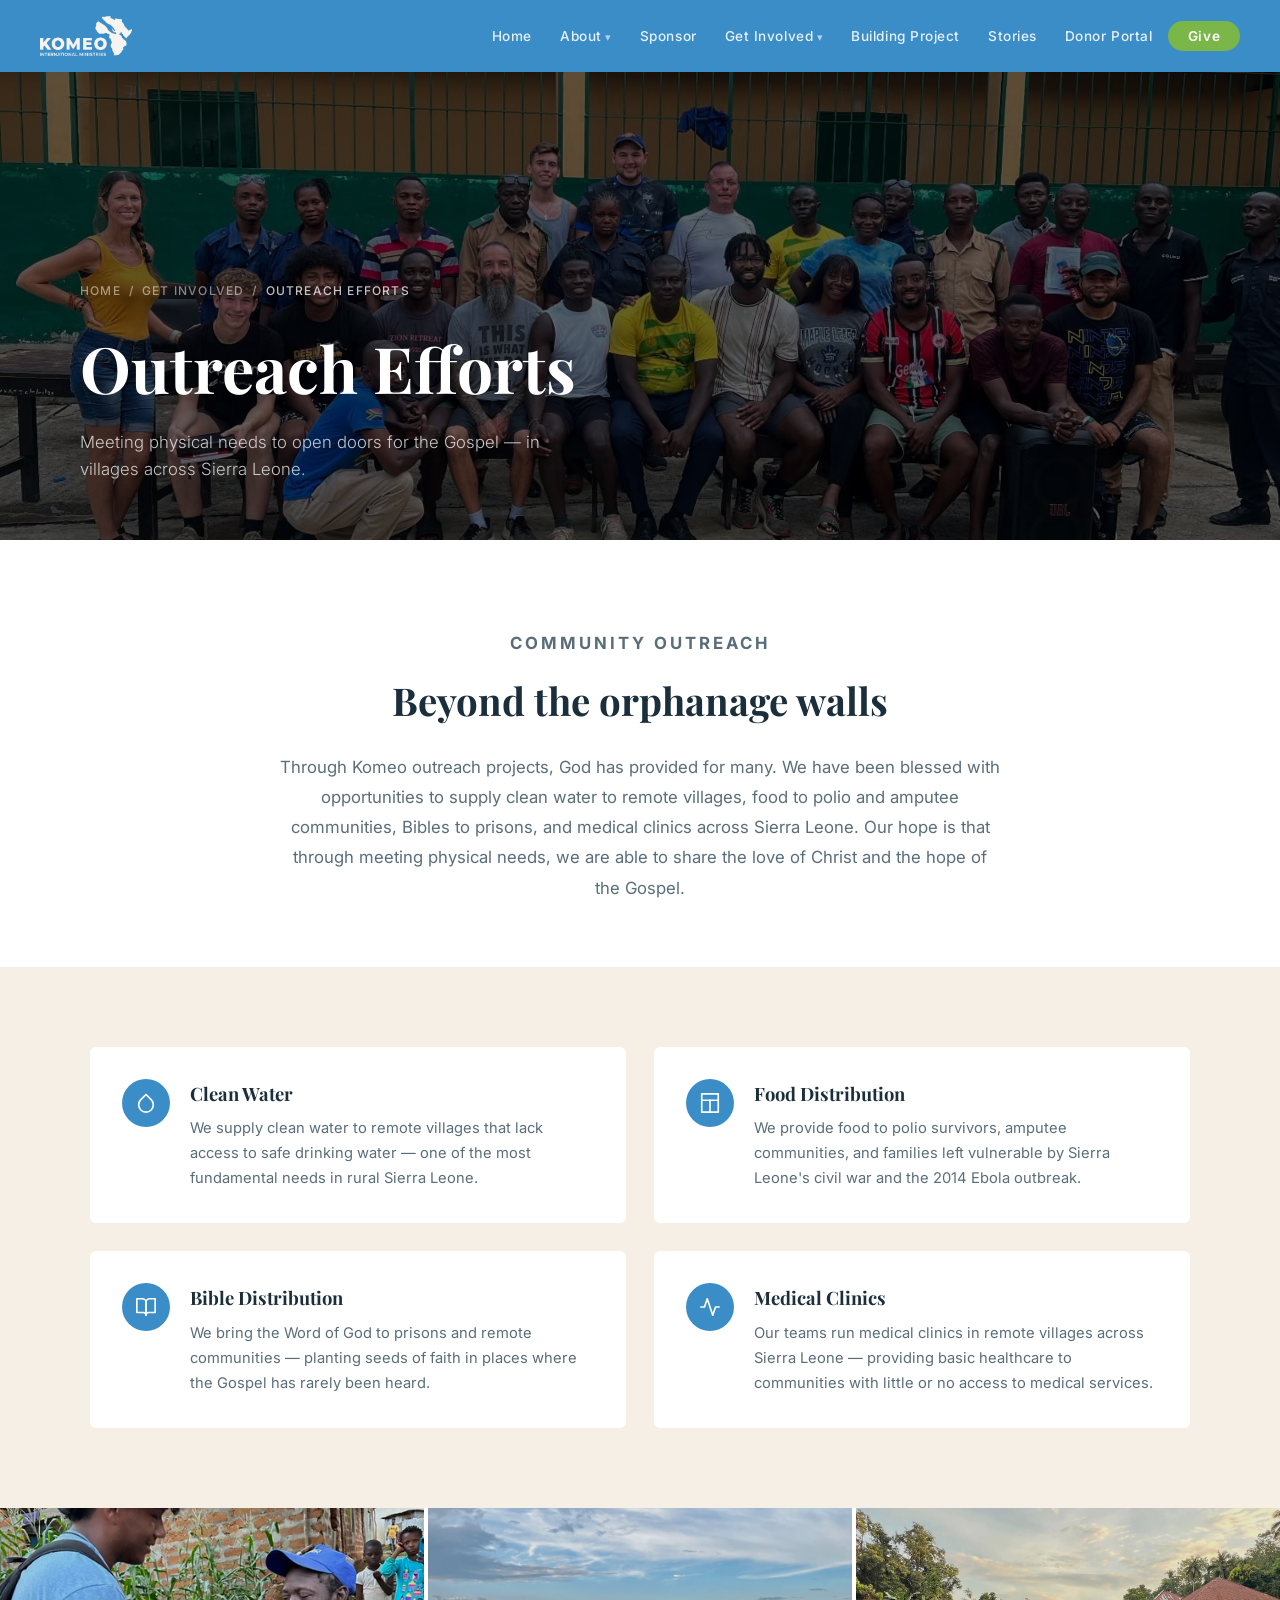
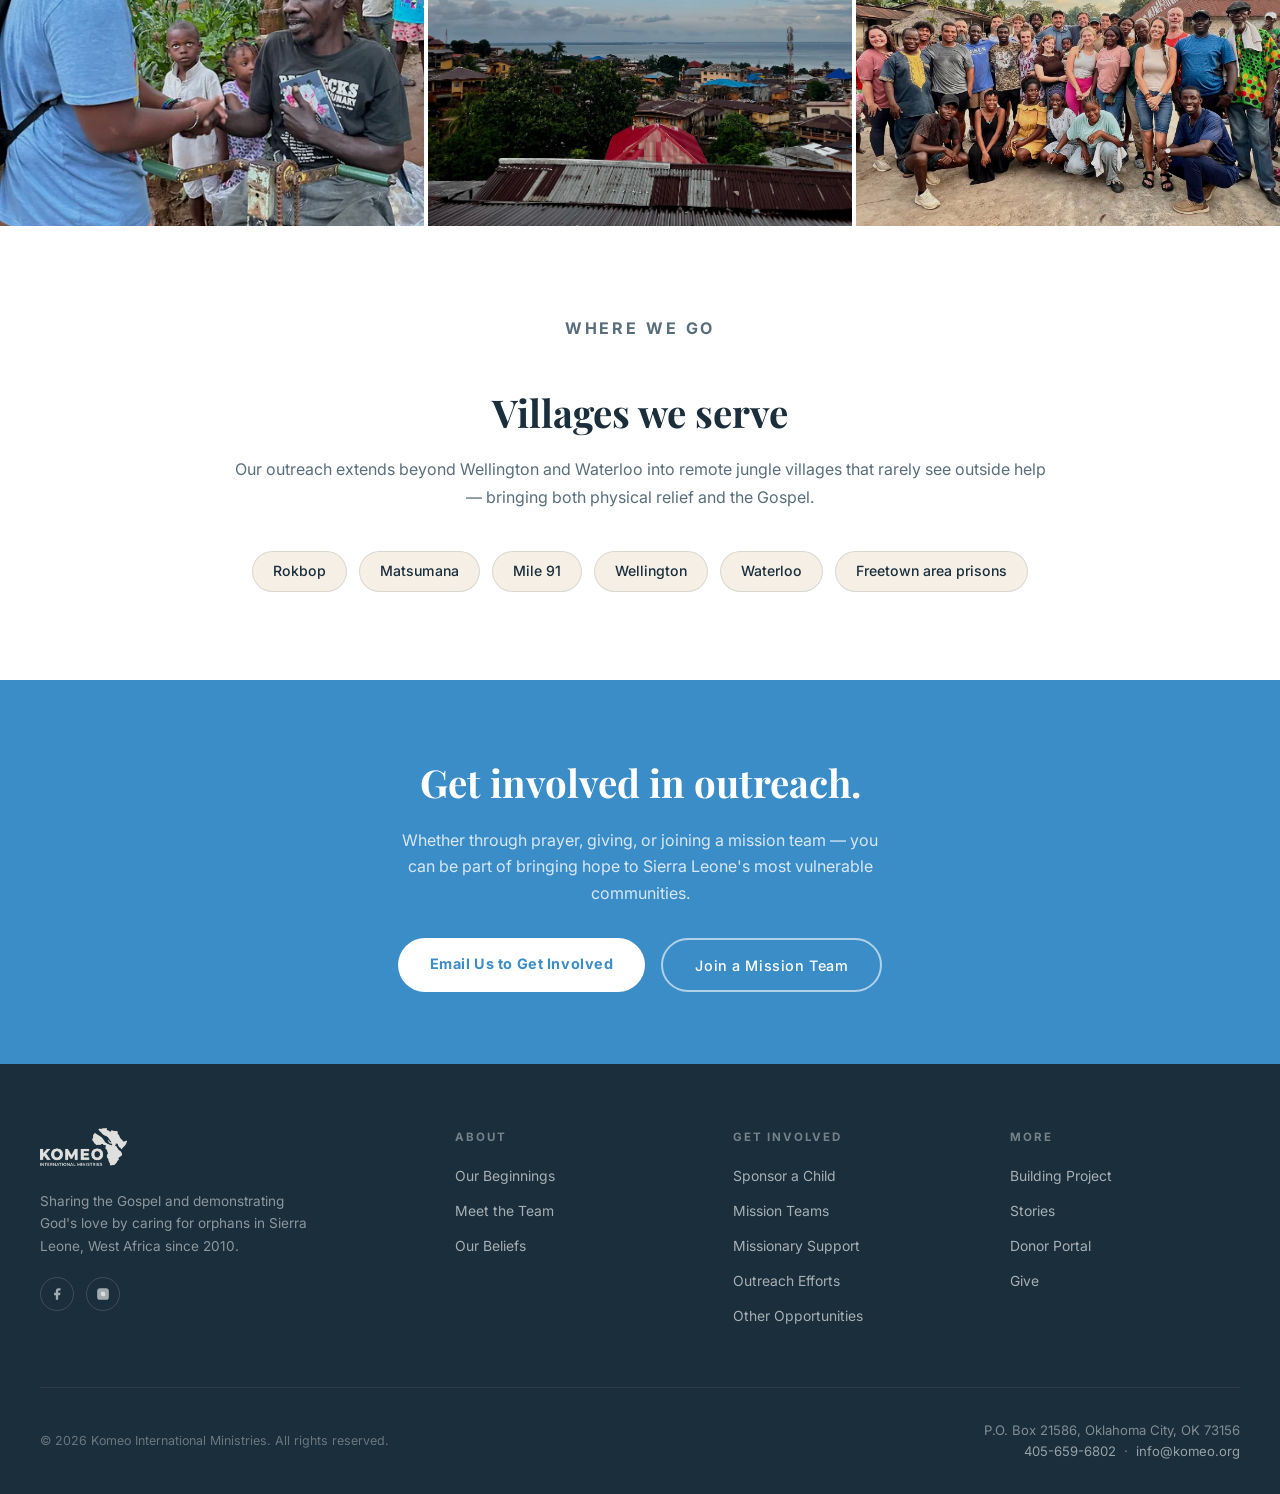
<file: outreach-efforts.html>
<!DOCTYPE html>
<html lang="en">
<head>
  <meta charset="UTF-8" />
  <meta name="viewport" content="width=device-width, initial-scale=1.0" />
  <title>Outreach Efforts in Sierra Leone | Komeo International Ministries</title>
  <meta name="description" content="Komeo reaches beyond the orphanage walls with Bible distribution, clean water, food, and the Gospel to remote jungle villages and communities across Sierra Leone." />
  <link rel="canonical" href="https://komeo.org/outreach-efforts.html" />
  <meta property="og:type" content="website" />
  <meta property="og:url" content="https://komeo.org/outreach-efforts.html" />
  <meta property="og:site_name" content="Komeo International Ministries" />
  <meta property="og:title" content="Outreach Efforts in Sierra Leone" />
  <meta property="og:description" content="Bibles, clean water, food, and the Gospel — reaching remote villages across Sierra Leone." />
  <meta property="og:image" content="https://komeo.org/images/home-hero.webp" />
  <meta property="og:image:width" content="1200" />
  <meta property="og:image:height" content="630" />
  <meta name="twitter:card" content="summary_large_image" />
  <meta name="twitter:title" content="Outreach Efforts in Sierra Leone" />
  <meta name="twitter:description" content="Bibles, clean water, food, and the Gospel — reaching remote villages across Sierra Leone." />
  <meta name="twitter:image" content="https://komeo.org/images/home-hero.webp" />
  <meta name="description" content="Through outreach projects in Sierra Leone, Komeo supplies clean water, food, Bibles, and medical care to remote communities — sharing the love of Christ." />
  <link rel="preconnect" href="https://fonts.googleapis.com" />
  <link rel="preconnect" href="https://fonts.gstatic.com" crossorigin />
  <link href="https://fonts.googleapis.com/css2?family=Playfair+Display:ital,wght@0,400;0,600;0,700;1,400;1,600&family=Inter:wght@300;400;500;600&display=swap" rel="stylesheet" />
  <link rel="stylesheet" href="/komeo.css" />
  <style>
    *, *::before, *::after { box-sizing: border-box; margin: 0; padding: 0; }
    :root { --sky: #3B8DC8; --sky-dark: #2A6FA0; --deep: #1A2E3B; --sand: #F5EFE6; --lime: #7AB648; --lime-dark: #5E9234; --white: #ffffff; --text: #1A2E3B; --muted: #5A6E7A; --border: rgba(26,46,59,0.12); --nav-h: 72px; }
    html { scroll-behavior: smooth; }
    body { font-family: 'Inter', sans-serif; color: var(--text); background: var(--white); line-height: 1.6; -webkit-font-smoothing: antialiased; }
    nav { position: fixed; top: 0; left: 0; right: 0; height: var(--nav-h); background: var(--sky); display: flex; align-items: center; justify-content: space-between; padding: 0 2.5rem; z-index: 100; transition: background 0.3s; }
    nav.scrolled { background: var(--deep); box-shadow: 0 2px 20px rgba(0,0,0,0.2); }
    .nav-logo { display: flex; align-items: center; text-decoration: none; }
    .nav-logo img { height: 40px; width: auto; }
    .nav-links { display: flex; align-items: center; gap: 0.25rem; list-style: none; }
    .nav-links a { color: rgba(255,255,255,0.88); text-decoration: none; font-size: 0.85rem; font-weight: 500; letter-spacing: 0.04em; padding: 0.4rem 0.75rem; border-radius: 4px; transition: color 0.2s, background 0.2s; white-space: nowrap; }
    .nav-links a:hover { color: #fff; background: rgba(255,255,255,0.1); }
    .nav-dropdown { position: relative; }
    .nav-dropdown > a::after { content: ' ▾'; font-size: 0.7rem; opacity: 0.7; }
    .dropdown-menu { display: none; position: absolute; top: 100%; left: 0; background: var(--deep); border-radius: 6px; overflow: hidden; min-width: 180px; box-shadow: 0 8px 32px rgba(0,0,0,0.22); padding-top: 10px; }
    .dropdown-menu::before { content: ""; display: block; height: 0; }
    .nav-dropdown:hover .dropdown-menu { display: block; }
    .dropdown-menu a { display: block; color: rgba(255,255,255,0.85) !important; font-size: 0.82rem !important; padding: 0.6rem 1rem !important; border-radius: 0 !important; border-bottom: 1px solid rgba(255,255,255,0.06); }
    .dropdown-menu a:last-child { border-bottom: none; }
    .dropdown-menu a:hover { background: rgba(255,255,255,0.08) !important; color: #fff !important; }
    .nav-give { background: var(--lime) !important; color: #fff !important; padding: 0.45rem 1.2rem !important; border-radius: 40px !important; font-weight: 600 !important; }
    .nav-give:hover { background: var(--lime-dark) !important; }
    .nav-toggle { display: none; background: none; border: none; cursor: pointer; padding: 0.4rem; }
    .nav-toggle span { display: block; width: 24px; height: 2px; background: #fff; margin: 5px 0; border-radius: 2px; }

    /* HERO */
    .page-hero {
      margin-top: var(--nav-h);
      position: relative;
      min-height: 52vh;
      display: flex;
      align-items: flex-end;
      overflow: hidden;
    }
    .page-hero-bg { position: absolute; inset: 0; background-image: url('/images/outreach-hero.webp'); background-size: cover; background-position: center center; filter: brightness(0.45); }
    .page-hero-content { position: relative; z-index: 1; width: 100%; max-width: 1200px; margin: 0 auto; padding: 0 2.5rem 3.5rem; }
    .breadcrumb { display: flex; align-items: center; gap: 0.5rem; margin-bottom: 1rem; font-size: 0.75rem; font-weight: 500; letter-spacing: 0.1em; text-transform: uppercase; color: rgba(255,255,255,0.5); }
    .breadcrumb a { color: rgba(255,255,255,0.5); text-decoration: none; }
    .breadcrumb a:hover { color: rgba(255,255,255,0.85); }
    .page-hero h1 { font-family: 'Playfair Display', serif; font-size: clamp(2.4rem, 5vw, 4rem); font-weight: 700; color: #fff; margin-bottom: 0.6rem; }
    .page-hero p { font-size: 1.05rem; color: rgba(255,255,255,0.75); max-width: 520px; font-weight: 300; line-height: 1.65; }

    /* INTRO */
    .intro { max-width: 800px; margin: 0 auto; padding: 5.5rem 2.5rem 4rem; text-align: center; }
    .eyebrow { font-size: 0.72rem; font-weight: 700; letter-spacing: 0.18em; text-transform: uppercase; color: var(--sky); margin-bottom: 0.75rem; }
    .intro h2 { font-family: 'Playfair Display', serif; font-size: clamp(1.8rem, 3vw, 2.4rem); font-weight: 700; color: var(--deep); margin-bottom: 1.25rem; }
    .intro p { font-size: 1.05rem; color: var(--muted); line-height: 1.8; }

    /* OUTREACH TYPES */
    .outreach-grid-section { background: var(--sand); padding: 5rem 2.5rem; }
    .outreach-grid-inner { max-width: 1100px; margin: 0 auto; }
    .outreach-grid { display: grid; grid-template-columns: repeat(2, 1fr); gap: 1.75rem; }
    .outreach-card { background: var(--white); border-radius: 6px; padding: 2rem; display: flex; gap: 1.25rem; align-items: flex-start; transition: transform 0.2s, box-shadow 0.2s; }
    .outreach-card:hover { transform: translateY(-3px); box-shadow: 0 12px 36px rgba(26,46,59,0.09); }
    .outreach-icon { width: 48px; height: 48px; min-width: 48px; background: var(--sky); border-radius: 50%; display: flex; align-items: center; justify-content: center; }
    .outreach-icon svg { width: 22px; height: 22px; stroke: #fff; fill: none; stroke-width: 1.8; stroke-linecap: round; stroke-linejoin: round; }
    .outreach-card h3 { font-family: 'Playfair Display', serif; font-size: 1.15rem; font-weight: 700; color: var(--deep); margin-bottom: 0.5rem; }
    .outreach-card p { font-size: 0.92rem; color: var(--muted); line-height: 1.7; }

    /* PHOTO ROW */
    .photo-row { display: grid; grid-template-columns: repeat(3, 1fr); gap: 4px; }
    .photo-row-img { aspect-ratio: 4/3; overflow: hidden; }
    .photo-row-img img { width: 100%; height: 100%; object-fit: cover; display: block; filter: brightness(0.9); transition: filter 0.3s, transform 0.4s; }
    .photo-row-img:hover img { filter: brightness(1); transform: scale(1.03); }

    /* LOCATIONS */
    .locations-section { max-width: 900px; margin: 0 auto; padding: 5.5rem 2.5rem; text-align: center; }
    .locations-section h2 { font-family: 'Playfair Display', serif; font-size: clamp(1.8rem, 3vw, 2.4rem); font-weight: 700; color: var(--deep); margin-bottom: 0.75rem; }
    .locations-section p { font-size: 1rem; color: var(--muted); line-height: 1.75; margin-bottom: 2.5rem; }
    .location-tags { display: flex; flex-wrap: wrap; gap: 0.75rem; justify-content: center; }
    .location-tag { background: var(--sand); border: 1px solid var(--border); border-radius: 40px; padding: 0.5rem 1.25rem; font-size: 0.88rem; font-weight: 500; color: var(--deep); }

    /* CTA */
    .cta-band { background: var(--sky); padding: 4.5rem 2.5rem; text-align: center; }
    .cta-band h2 { font-family: 'Playfair Display', serif; font-size: clamp(1.6rem, 3vw, 2.4rem); color: #fff; margin-bottom: 0.85rem; }
    .cta-band p { font-size: 1rem; color: rgba(255,255,255,0.8); max-width: 480px; margin: 0 auto 2rem; line-height: 1.65; }
    .cta-buttons { display: flex; gap: 1rem; justify-content: center; flex-wrap: wrap; }
    .btn-white { display: inline-block; background: #fff; color: var(--sky); text-decoration: none; font-size: 0.9rem; font-weight: 700; padding: 0.85rem 2rem; border-radius: 40px; transition: background 0.2s; }
    .btn-white:hover { background: var(--sand); }
    .btn-outline-white { display: inline-block; border: 2px solid rgba(255,255,255,0.6); color: #fff; text-decoration: none; font-size: 0.9rem; font-weight: 500; padding: 0.85rem 2rem; border-radius: 40px; transition: border-color 0.2s; }
    .btn-outline-white:hover { border-color: #fff; }

    /* FOOTER */
    footer { background: var(--deep); padding: 4rem 2.5rem 2rem; }
    .footer-inner { max-width: 1200px; margin: 0 auto; }
    .footer-grid { display: grid; grid-template-columns: 1.6fr 1fr 1fr 1fr; gap: 3rem; margin-bottom: 3rem; }
    .footer-brand img { height: 38px; width: auto; margin-bottom: 1rem; opacity: 0.9; }
    .footer-brand p { font-size: 0.85rem; color: rgba(255,255,255,0.5); line-height: 1.65; max-width: 280px; margin-bottom: 1.25rem; }
    .footer-social { display: flex; gap: 0.75rem; }
    .footer-social a { width: 34px; height: 34px; border: 1px solid rgba(255,255,255,0.15); border-radius: 50%; display: flex; align-items: center; justify-content: center; transition: border-color 0.2s; }
    .footer-social a:hover { border-color: var(--sky); background: rgba(59,141,200,0.15); }
    .footer-social svg { width: 14px; height: 14px; fill: rgba(255,255,255,0.6); }
    .footer-col h5 { font-size: 0.72rem; font-weight: 700; letter-spacing: 0.16em; text-transform: uppercase; color: rgba(255,255,255,0.4); margin-bottom: 1rem; }
    .footer-col ul { list-style: none; }
    .footer-col ul li { margin-bottom: 0.6rem; }
    .footer-col ul a { font-size: 0.87rem; color: rgba(255,255,255,0.62); text-decoration: none; transition: color 0.2s; }
    .footer-col ul a:hover { color: #fff; }
    .footer-bottom { border-top: 1px solid rgba(255,255,255,0.08); padding-top: 2rem; display: flex; justify-content: space-between; align-items: center; flex-wrap: wrap; gap: 1rem; }
    .footer-bottom p { font-size: 0.78rem; color: rgba(255,255,255,0.35); }
    .footer-contact { font-size: 0.82rem; color: rgba(255,255,255,0.45); text-align: right; line-height: 1.6; }
    .footer-contact a { color: rgba(255,255,255,0.55); text-decoration: none; }
    .footer-contact a:hover { color: #fff; }

    @media (max-width: 960px) {
      .outreach-grid { grid-template-columns: 1fr; }
      .photo-row { grid-template-columns: 1fr 1fr; }
      .hide-mobile { display: none; }
      .footer-grid { grid-template-columns: 1fr 1fr; }
      nav { padding: 0 1.5rem; }
            .nav-links { display: none; }
      .nav-links.open {
        display: flex; flex-direction: column;
        position: fixed; top: var(--nav-h); left: 0; right: 0; bottom: 0;
        background: var(--deep);
        overflow-y: auto;
        padding: 0.5rem 0 2rem;
        gap: 0;
        box-shadow: 0 8px 32px rgba(0,0,0,0.3);
      }
      .nav-links.open > li > a {
        display: block;
        padding: 0.9rem 1.75rem !important;
        font-size: 1rem !important;
        border-radius: 0 !important;
        border-bottom: 1px solid rgba(255,255,255,0.06);
        color: rgba(255,255,255,0.88) !important;
      }
      .nav-links.open > li:last-child > a { border-bottom: none; }
      .nav-toggle { display: block; }
      .nav-dropdown > a { display: flex !important; justify-content: space-between; align-items: center; }
      .nav-dropdown > a::after { content: '+' !important; font-size: 1.2rem !important; opacity: 0.6; font-style: normal; }
      .nav-dropdown.open > a::after { content: '−' !important; }
      .dropdown-menu {
        position: static !important;
        box-shadow: none !important;
        background: rgba(255,255,255,0.04) !important;
        border-radius: 0 !important;
        margin: 0 !important;
        padding-top: 0 !important;
      }
      .dropdown-menu a {
        padding: 0.75rem 1.75rem 0.75rem 2.75rem !important;
        font-size: 0.9rem !important;
        color: rgba(255,255,255,0.65) !important;
        border-bottom: 1px solid rgba(255,255,255,0.04) !important;
      }
      .dropdown-menu a:last-child { border-bottom: none !important; }
      .nav-dropdown:hover .dropdown-menu { display: none; }
      .nav-dropdown.open .dropdown-menu { display: block; }
      .nav-links.open .nav-give {
        margin: 1rem 1.75rem 0 !important;
        display: block !important;
        text-align: center !important;
        border-radius: 40px !important;
        padding: 0.85rem 1.75rem !important;
      }
      .page-hero-content { padding: 0 1.5rem 2.5rem; }
    }
    @media (max-width: 540px) { .photo-row { grid-template-columns: 1fr; } .footer-grid { grid-template-columns: 1fr; } }
  </style>
</head>
<body>


  <div class="page-hero">
    <div class="page-hero-bg"></div>
    <div class="page-hero-content">
      <div class="breadcrumb"><a href="index.html">Home</a><span>/</span><span>Get Involved</span><span>/</span><span style="color:rgba(255,255,255,0.75)">Outreach Efforts</span></div>
      <h1>Outreach Efforts</h1>
      <p>Meeting physical needs to open doors for the Gospel — in villages across Sierra Leone.</p>
    </div>
  </div>

  <div class="intro">
    <p class="eyebrow">Community Outreach</p>
    <h2>Beyond the orphanage walls</h2>
    <p>Through Komeo outreach projects, God has provided for many. We have been blessed with opportunities to supply clean water to remote villages, food to polio and amputee communities, Bibles to prisons, and medical clinics across Sierra Leone. Our hope is that through meeting physical needs, we are able to share the love of Christ and the hope of the Gospel.</p>
  </div>

  <div class="outreach-grid-section">
    <div class="outreach-grid-inner">
      <div class="outreach-grid">
        <div class="outreach-card">
          <div class="outreach-icon"><svg viewBox="0 0 24 24"><path d="M12 2.69l5.66 5.66a8 8 0 1 1-11.31 0z"/></svg></div>
          <div><h3>Clean Water</h3><p>We supply clean water to remote villages that lack access to safe drinking water — one of the most fundamental needs in rural Sierra Leone.</p></div>
        </div>
        <div class="outreach-card">
          <div class="outreach-icon"><svg viewBox="0 0 24 24"><path d="M3 2h18v7H3z"/><path d="M3 9v13h18V9"/><path d="M12 9v13"/></svg></div>
          <div><h3>Food Distribution</h3><p>We provide food to polio survivors, amputee communities, and families left vulnerable by Sierra Leone's civil war and the 2014 Ebola outbreak.</p></div>
        </div>
        <div class="outreach-card">
          <div class="outreach-icon"><svg viewBox="0 0 24 24"><path d="M2 3h6a4 4 0 0 1 4 4v14a3 3 0 0 0-3-3H2z"/><path d="M22 3h-6a4 4 0 0 0-4 4v14a3 3 0 0 1 3-3h7z"/></svg></div>
          <div><h3>Bible Distribution</h3><p>We bring the Word of God to prisons and remote communities — planting seeds of faith in places where the Gospel has rarely been heard.</p></div>
        </div>
        <div class="outreach-card">
          <div class="outreach-icon"><svg viewBox="0 0 24 24"><path d="M22 12h-4l-3 9L9 3l-3 9H2"/></svg></div>
          <div><h3>Medical Clinics</h3><p>Our teams run medical clinics in remote villages across Sierra Leone — providing basic healthcare to communities with little or no access to medical services.</p></div>
        </div>
      </div>
    </div>
  </div>

  <div class="photo-row">
    <div class="photo-row-img"><img src="images/IMG-4860.webp" alt="Outreach in Sierra Leone" loading="lazy" /></div>
    <div class="photo-row-img hide-mobile"><img src="images/unnamed (1).webp" alt="Community outreach" loading="lazy" /></div>
    <div class="photo-row-img"><img src="images/580759355_18096596980806672_2350634599276662127_n.jpg" alt="Outreach in Sierra Leone" loading="lazy" /></div>
  </div>

  <div class="locations-section">
    <p class="eyebrow">Where We Go</p>
    <h2>Villages we serve</h2>
    <p>Our outreach extends beyond Wellington and Waterloo into remote jungle villages that rarely see outside help — bringing both physical relief and the Gospel.</p>
    <div class="location-tags">
      <span class="location-tag">Rokbop</span>
      <span class="location-tag">Matsumana</span>
      <span class="location-tag">Mile 91</span>
      <span class="location-tag">Wellington</span>
      <span class="location-tag">Waterloo</span>
      <span class="location-tag">Freetown area prisons</span>
    </div>
  </div>

  <div class="cta-band">
    <h2>Get involved in outreach.</h2>
    <p>Whether through prayer, giving, or joining a mission team — you can be part of bringing hope to Sierra Leone's most vulnerable communities.</p>
    <div class="cta-buttons">
      <a href="mailto:info@komeo.org?subject=More Information - Outreach" class="btn-white">Email Us to Get Involved</a>
      <a href="mission-teams.html" class="btn-outline-white">Join a Mission Team</a>
    </div>
  </div>

  <script src="/admin-trigger.js"></script>


  <script src="/komeo.js"></script>
</body>
</html>
</file>
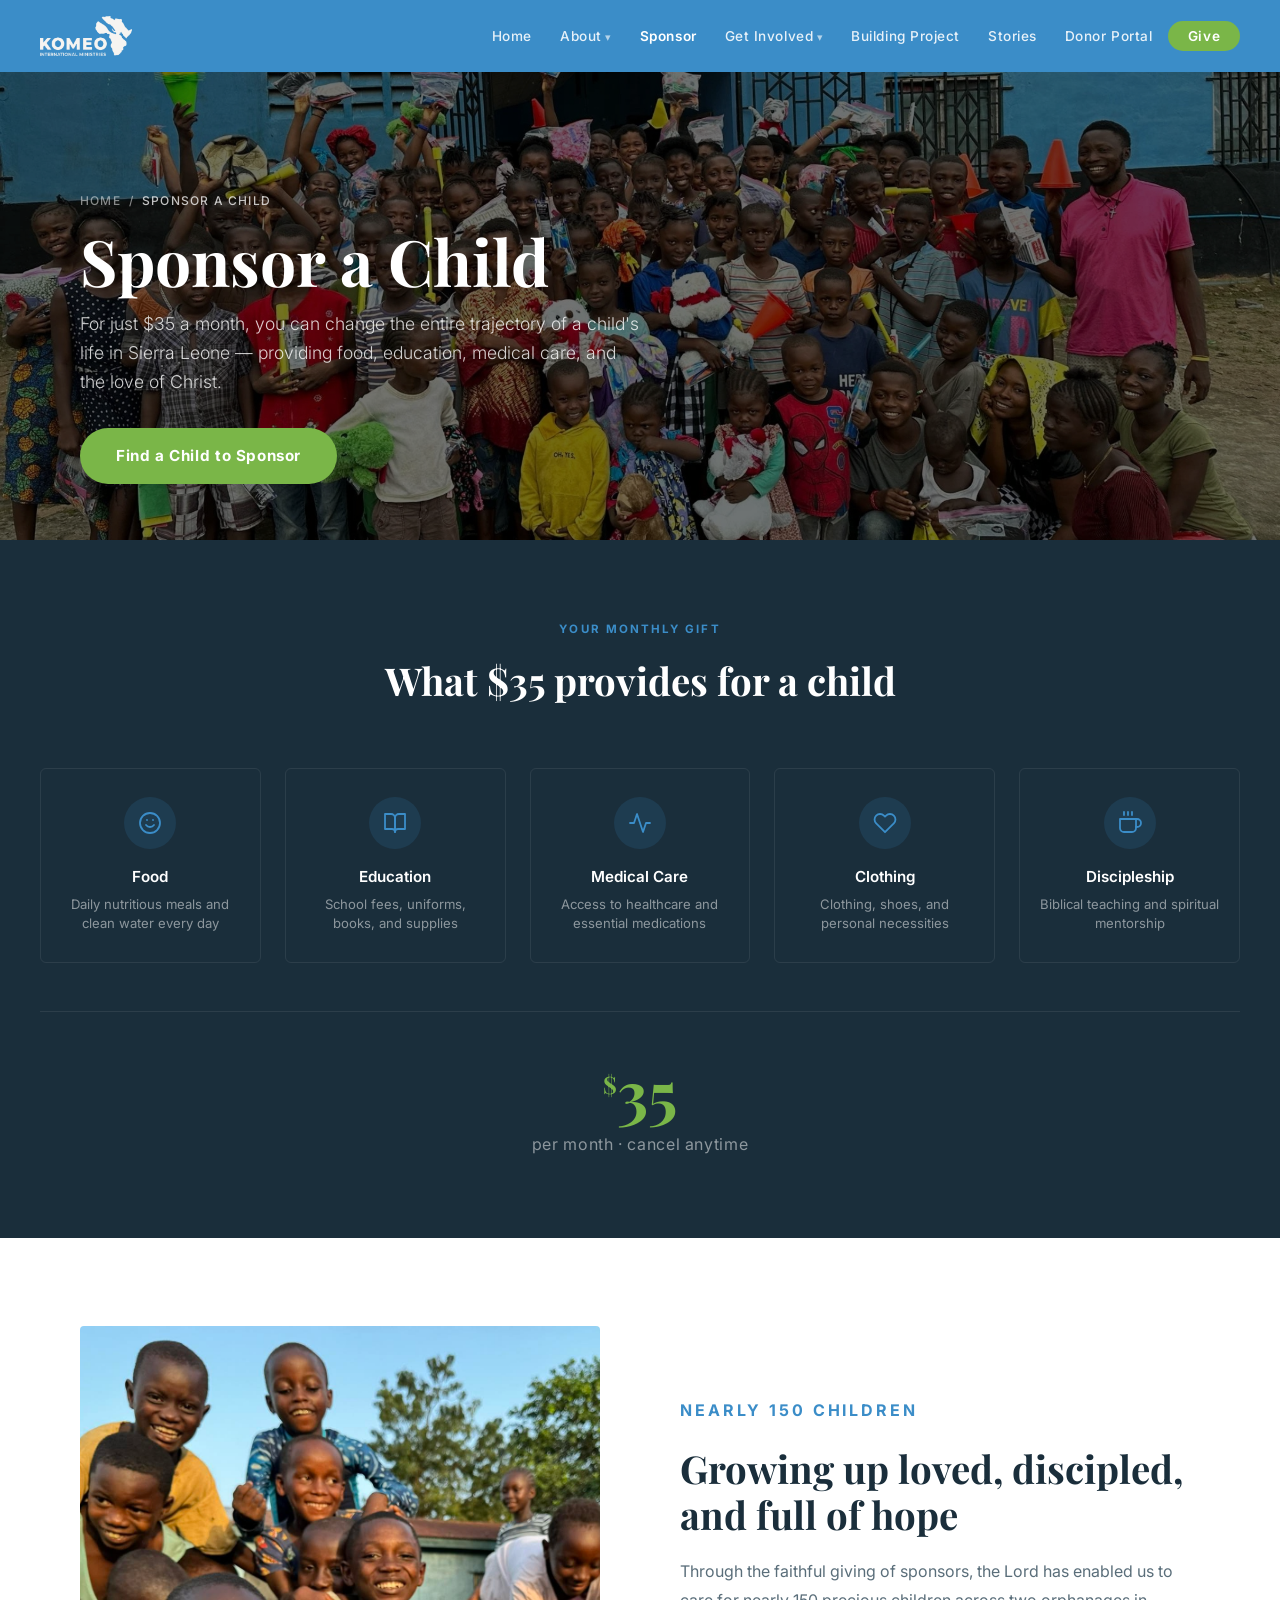
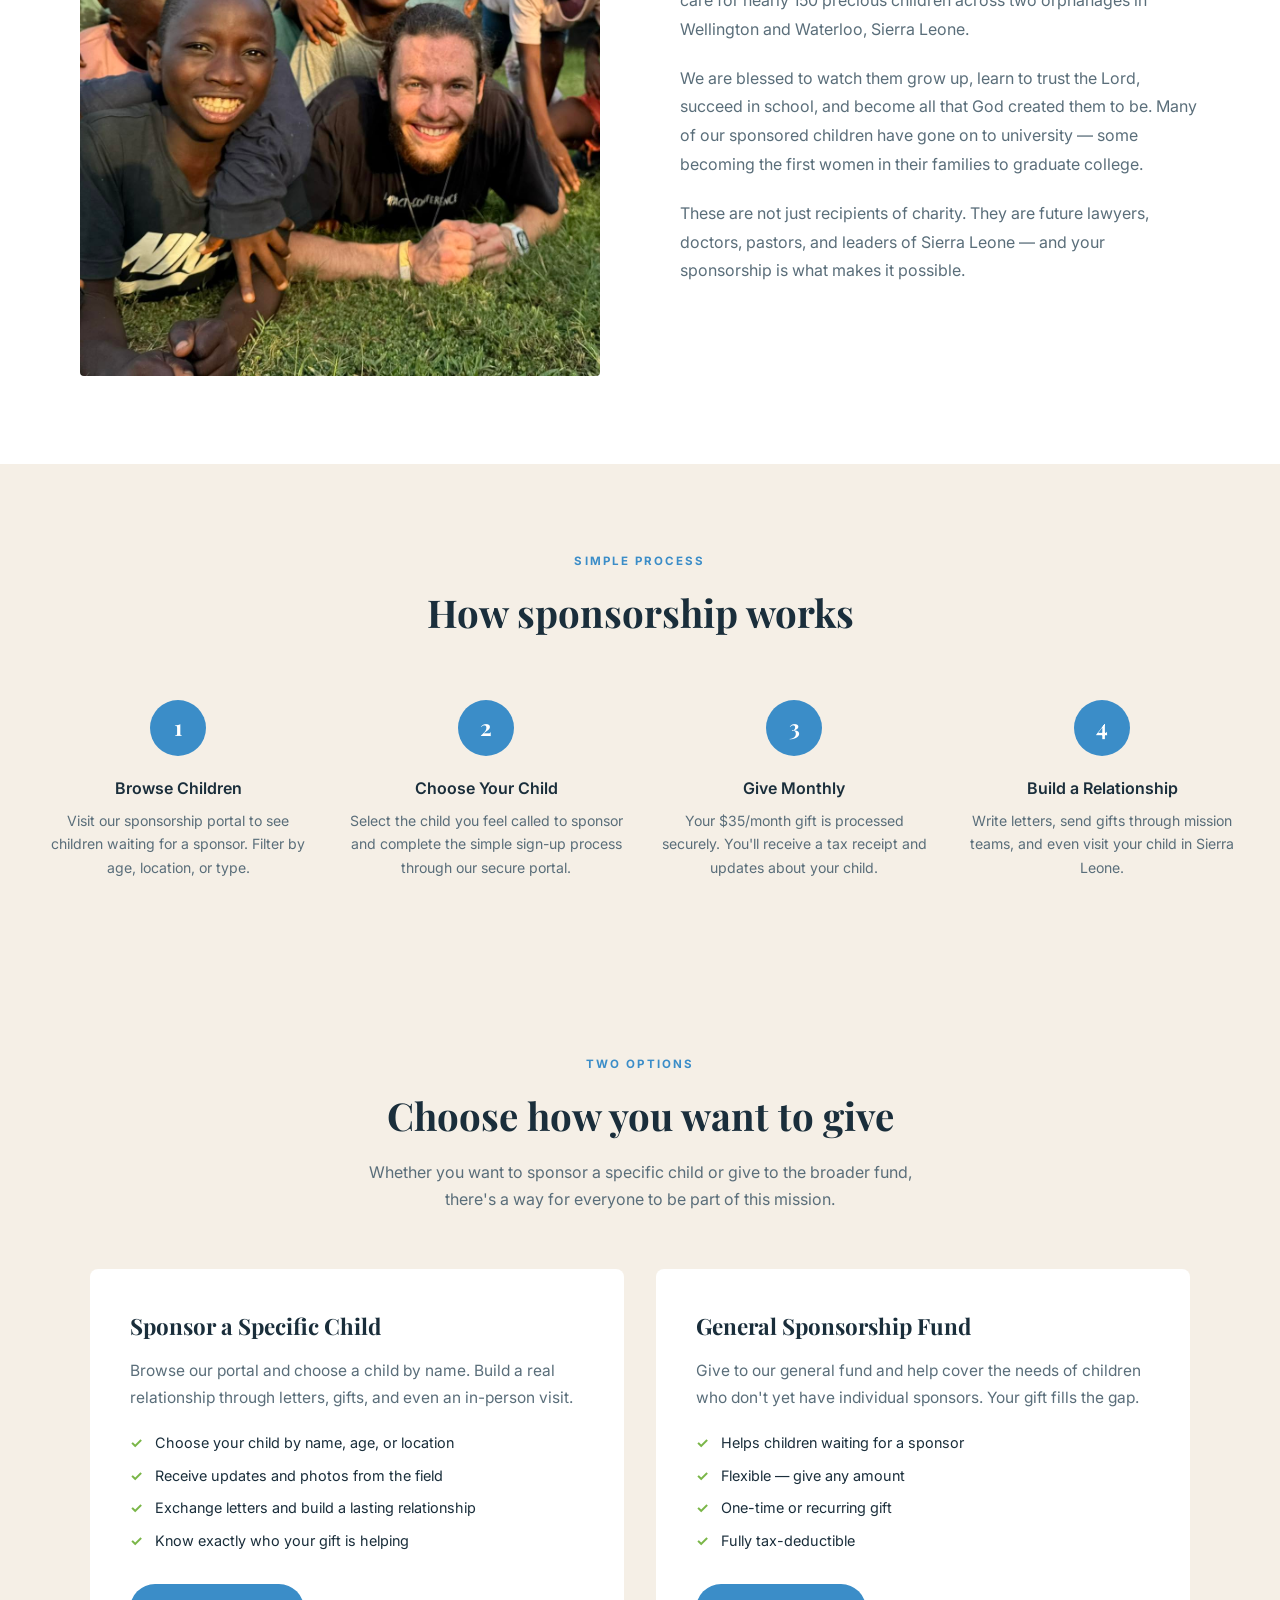
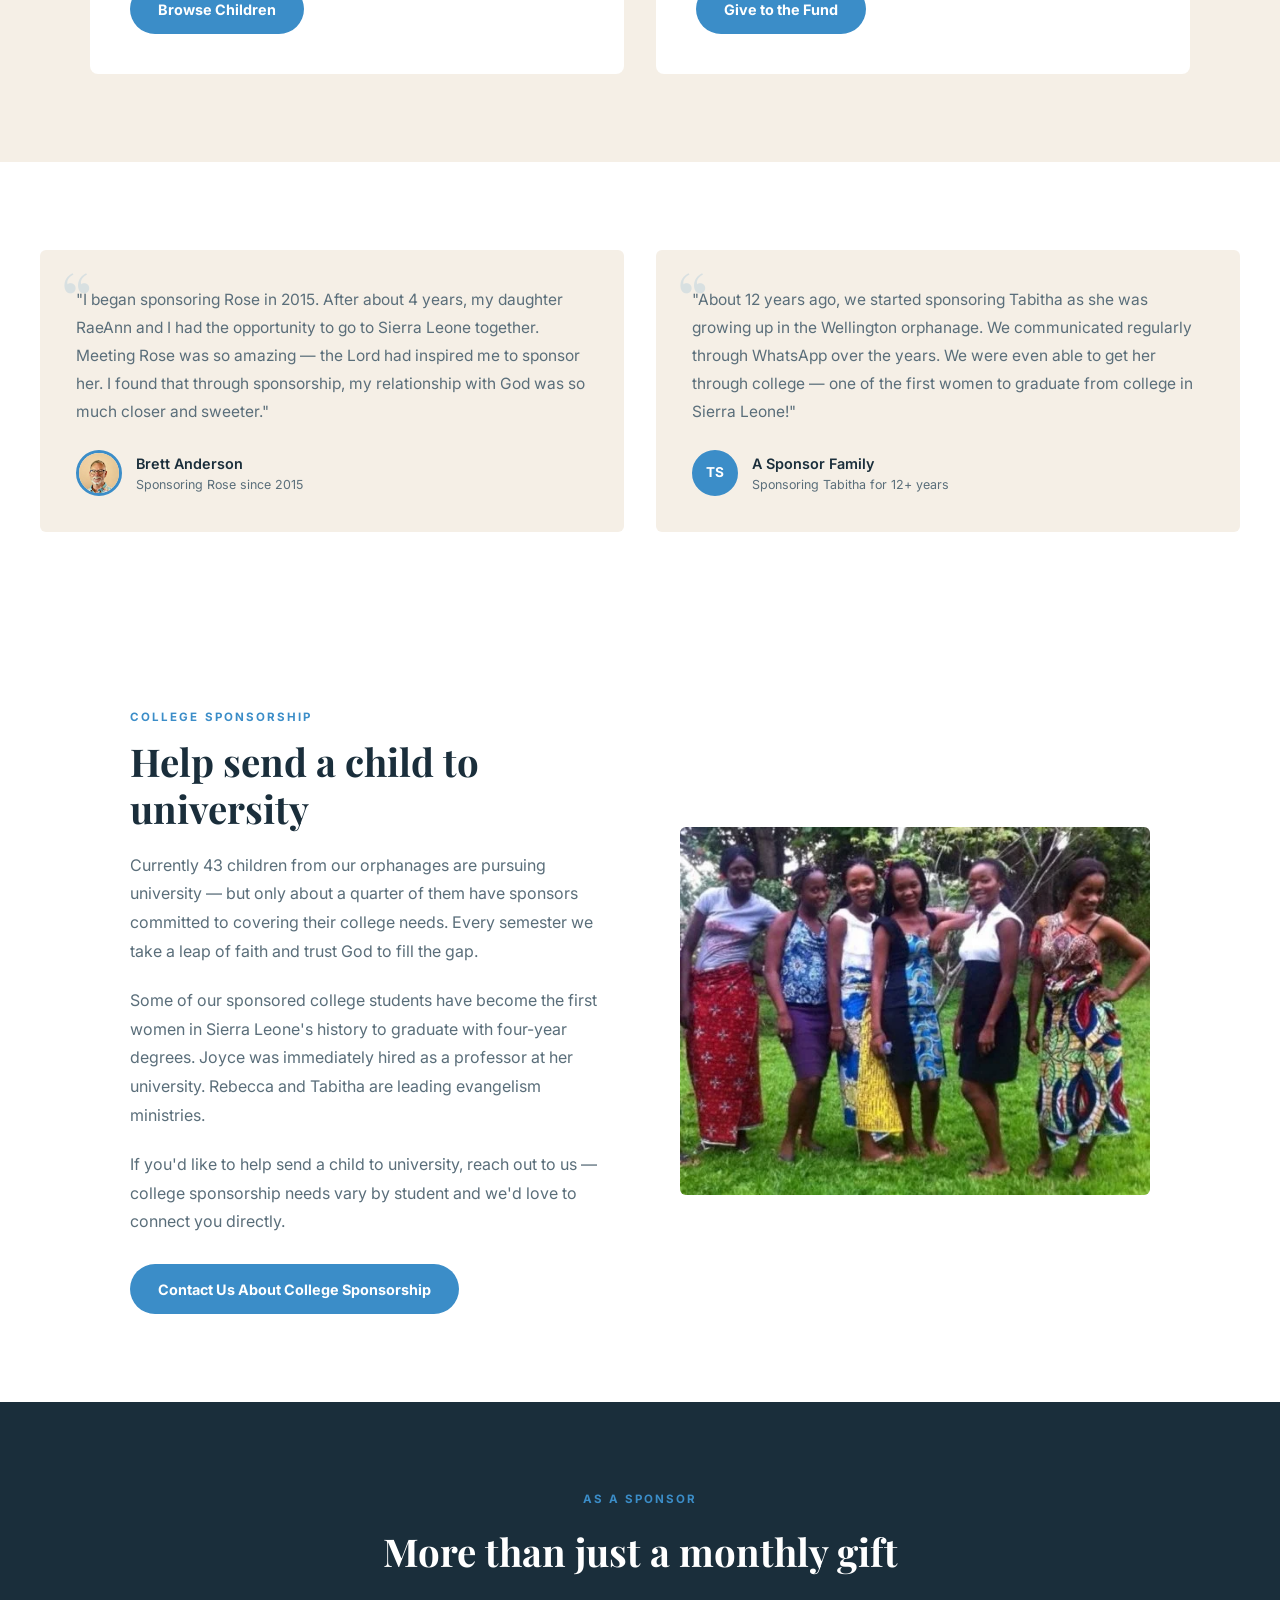
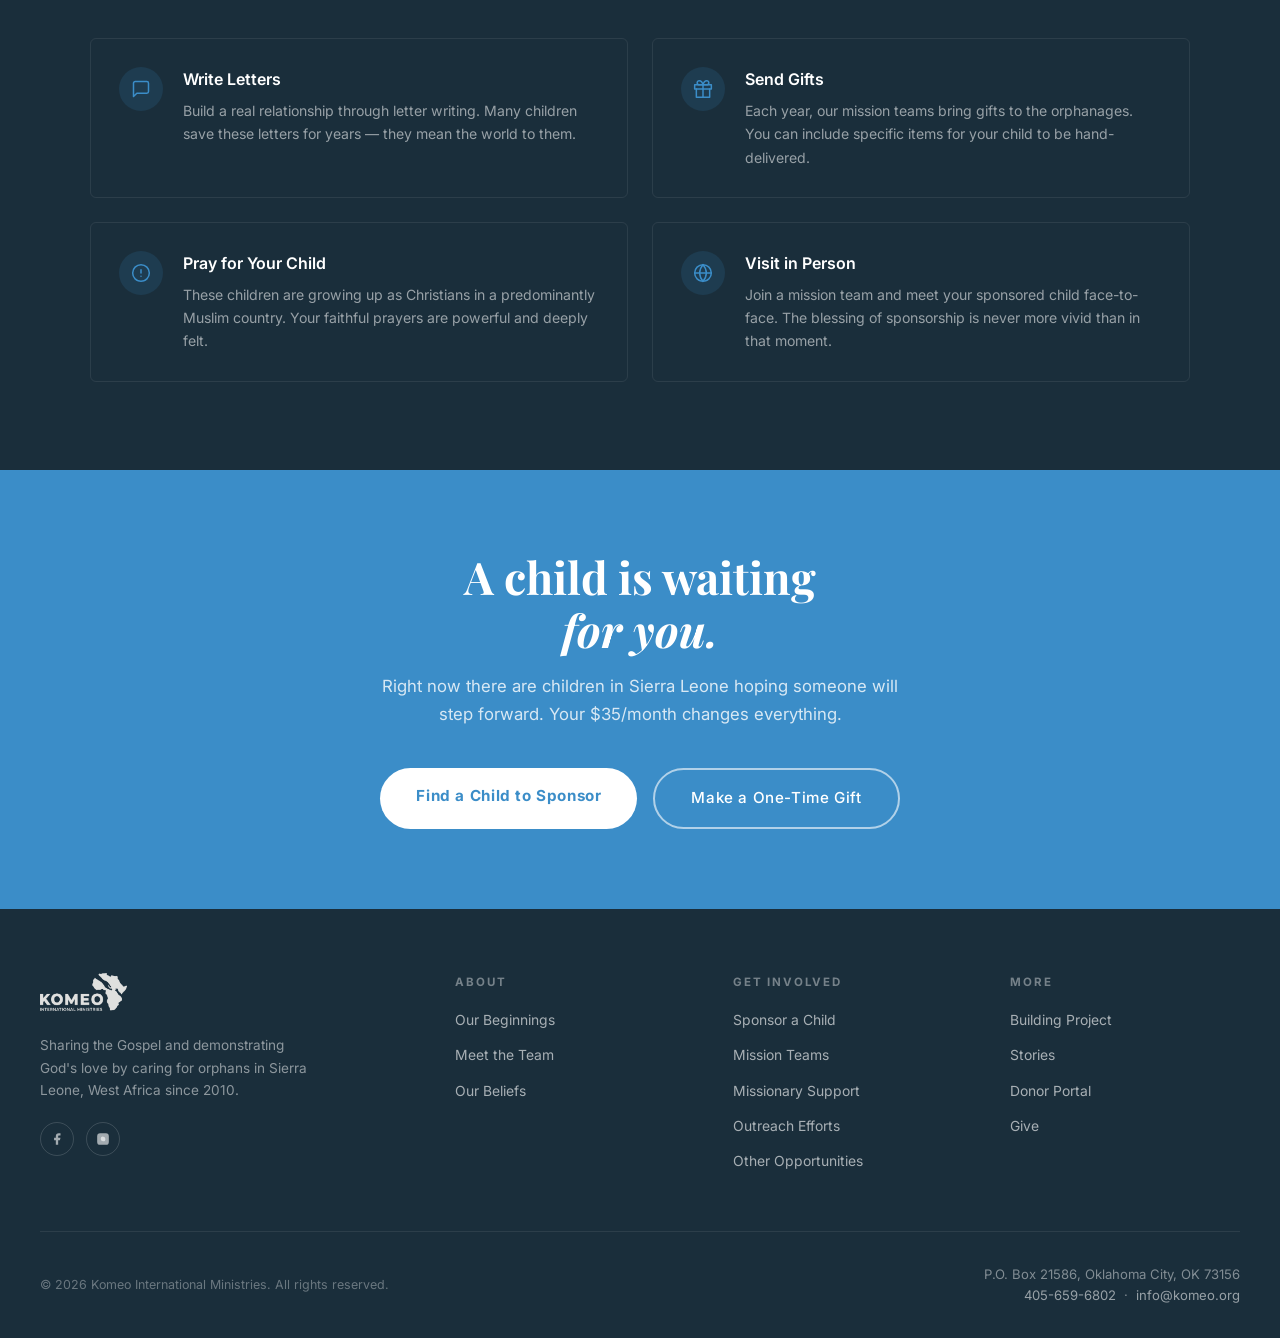
<file: sponsor.html>
<!DOCTYPE html>
<html lang="en">
<head>
  <meta charset="UTF-8" />
  <meta name="viewport" content="width=device-width, initial-scale=1.0" />
  <title>Sponsor a Child in Sierra Leone | Komeo International Ministries</title>
  <meta name="description" content="For just $35/month, sponsor a child in Sierra Leone and provide food, education, medical care, clothing, and Biblical discipleship. 100% goes to the children." />
  <link rel="canonical" href="https://komeo.org/sponsor.html" />
  <meta property="og:type" content="website" />
  <meta property="og:url" content="https://komeo.org/sponsor.html" />
  <meta property="og:site_name" content="Komeo International Ministries" />
  <meta property="og:title" content="Sponsor a Child in Sierra Leone — $35/month" />
  <meta property="og:description" content="Your monthly gift provides food, education, medical care, and Biblical discipleship for a child in Sierra Leone. Sponsor today." />
  <meta property="og:image" content="https://komeo.org/images/home-hero.webp" />
  <meta property="og:image:width" content="1200" />
  <meta property="og:image:height" content="630" />
  <meta name="twitter:card" content="summary_large_image" />
  <meta name="twitter:title" content="Sponsor a Child in Sierra Leone — $35/month" />
  <meta name="twitter:description" content="Your monthly gift provides food, education, medical care, and Biblical discipleship for a child in Sierra Leone. Sponsor today." />
  <meta name="twitter:image" content="https://komeo.org/images/home-hero.webp" />
  <meta name="description" content="For $35/month you can provide food, education, medical care, and Biblical discipleship for a child in Sierra Leone. Sponsor a child through Komeo today." />

  <link rel="preconnect" href="https://fonts.googleapis.com" />
  <link rel="preconnect" href="https://fonts.gstatic.com" crossorigin />
  <link href="https://fonts.googleapis.com/css2?family=Playfair+Display:ital,wght@0,400;0,600;0,700;1,400;1,600&family=Inter:wght@300;400;500;600&display=swap" rel="stylesheet" />
  <link rel="stylesheet" href="/komeo.css" />

  <style>
    *, *::before, *::after { box-sizing: border-box; margin: 0; padding: 0; }
    :root {
      --sky: #3B8DC8; --sky-dark: #2A6FA0; --deep: #1A2E3B;
      --sand: #F5EFE6; --lime: #7AB648; --lime-dark: #5E9234;
      --white: #ffffff; --text: #1A2E3B; --muted: #5A6E7A;
      --border: rgba(26,46,59,0.12); --nav-h: 72px;
    }
    html { scroll-behavior: smooth; }
    body { font-family: 'Inter', sans-serif; color: var(--text); background: var(--white); line-height: 1.6; -webkit-font-smoothing: antialiased; }

    /* NAV */
    nav { position: fixed; top: 0; left: 0; right: 0; height: var(--nav-h); background: var(--sky); display: flex; align-items: center; justify-content: space-between; padding: 0 2.5rem; z-index: 100; transition: background 0.3s; }
    nav.scrolled { background: var(--deep); box-shadow: 0 2px 20px rgba(0,0,0,0.2); }
    .nav-logo { display: flex; align-items: center; text-decoration: none; }
    .nav-logo img { height: 40px; width: auto; }
    .nav-links { display: flex; align-items: center; gap: 0.25rem; list-style: none; }
    .nav-links a { color: rgba(255,255,255,0.88); text-decoration: none; font-size: 0.85rem; font-weight: 500; letter-spacing: 0.04em; padding: 0.4rem 0.75rem; border-radius: 4px; transition: color 0.2s, background 0.2s; white-space: nowrap; }
    .nav-links a:hover { color: #fff; background: rgba(255,255,255,0.1); }
    .nav-dropdown { position: relative; }
    .nav-dropdown > a::after { content: ' ▾'; font-size: 0.7rem; opacity: 0.7; }
    .dropdown-menu { display: none; position: absolute; top: 100%; left: 0; background: var(--deep); border-radius: 6px; overflow: hidden; min-width: 180px; box-shadow: 0 8px 32px rgba(0,0,0,0.22); padding-top: 10px; }
    .dropdown-menu::before { content: ""; display: block; height: 0; }
    .nav-dropdown:hover .dropdown-menu { display: block; }
    .dropdown-menu a { display: block; color: rgba(255,255,255,0.85) !important; font-size: 0.82rem !important; padding: 0.6rem 1rem !important; border-radius: 0 !important; border-bottom: 1px solid rgba(255,255,255,0.06); }
    .dropdown-menu a:last-child { border-bottom: none; }
    .dropdown-menu a:hover { background: rgba(255,255,255,0.08) !important; color: #fff !important; }
    .nav-give { background: var(--lime) !important; color: #fff !important; padding: 0.45rem 1.2rem !important; border-radius: 40px !important; font-weight: 600 !important; letter-spacing: 0.06em !important; }
    .nav-give:hover { background: var(--lime-dark) !important; }
    .nav-toggle { display: none; background: none; border: none; cursor: pointer; padding: 0.4rem; }
    .nav-toggle span { display: block; width: 24px; height: 2px; background: #fff; margin: 5px 0; border-radius: 2px; }

    /* PAGE HERO */
    .page-hero {
      margin-top: var(--nav-h);
      position: relative;
      min-height: 52vh;
      display: flex;
      align-items: flex-end;
      overflow: hidden;
    }
    .page-hero-bg {
      position: absolute; inset: 0;
      background-image: url('/images/sponsor-hero.webp');
      background-size: cover; background-position: center center;
      filter: brightness(0.45);
    }
    .page-hero-content {
      position: relative; z-index: 1;
      width: 100%; max-width: 1200px;
      margin: 0 auto; padding: 0 2.5rem 3.5rem;
    }
    .breadcrumb { display: flex; align-items: center; gap: 0.5rem; margin-bottom: 1rem; font-size: 0.75rem; font-weight: 500; letter-spacing: 0.1em; text-transform: uppercase; color: rgba(255,255,255,0.5); }
    .breadcrumb a { color: rgba(255,255,255,0.5); text-decoration: none; transition: color 0.2s; }
    .breadcrumb a:hover { color: rgba(255,255,255,0.85); }
    .page-hero h1 { font-family: 'Playfair Display', serif; font-size: clamp(2.4rem, 5vw, 4rem); font-weight: 700; color: #fff; line-height: 1.1; margin-bottom: 0.75rem; }
    .page-hero p { font-size: 1.1rem; color: rgba(255,255,255,0.8); max-width: 560px; line-height: 1.65; font-weight: 300; margin-bottom: 2rem; }
    .btn-primary { display: inline-block; background: var(--lime); color: #fff; text-decoration: none; font-size: 0.95rem; font-weight: 700; letter-spacing: 0.04em; padding: 1rem 2.25rem; border-radius: 40px; transition: background 0.2s, transform 0.15s; }
    .btn-primary:hover { background: var(--lime-dark); transform: translateY(-1px); }

    /* WHAT YOUR GIFT PROVIDES */
    .provides {
      background: var(--deep);
      padding: 5rem 2.5rem;
    }
    .provides-inner { max-width: 1200px; margin: 0 auto; }
    .provides-header { text-align: center; margin-bottom: 3.5rem; }
    .eyebrow { font-size: 0.72rem; font-weight: 700; letter-spacing: 0.18em; text-transform: uppercase; color: var(--sky); margin-bottom: 0.75rem; }
    .provides-header h2 { font-family: 'Playfair Display', serif; font-size: clamp(1.8rem, 3vw, 2.6rem); font-weight: 700; color: #fff; }

    .provides-grid {
      display: grid;
      grid-template-columns: repeat(5, 1fr);
      gap: 1.5rem;
    }

    .provide-item {
      text-align: center;
      padding: 1.75rem 1rem;
      border: 1px solid rgba(255,255,255,0.08);
      border-radius: 6px;
      transition: border-color 0.2s, background 0.2s;
    }

    .provide-item:hover { border-color: var(--sky); background: rgba(59,141,200,0.06); }

    .provide-icon {
      width: 52px; height: 52px;
      background: rgba(59,141,200,0.15);
      border-radius: 50%;
      display: flex; align-items: center; justify-content: center;
      margin: 0 auto 1rem;
    }

    .provide-icon svg { width: 24px; height: 24px; stroke: var(--sky); fill: none; stroke-width: 1.8; stroke-linecap: round; stroke-linejoin: round; }

    .provide-item h4 { font-weight: 600; font-size: 0.95rem; color: #fff; margin-bottom: 0.35rem; }
    .provide-item p { font-size: 0.82rem; color: rgba(255,255,255,0.5); line-height: 1.5; }

    .provides-price {
      text-align: center;
      margin-top: 3rem;
      padding-top: 3rem;
      border-top: 1px solid rgba(255,255,255,0.08);
    }

    .price-tag {
      font-family: 'Playfair Display', serif;
      font-size: 4rem; font-weight: 700;
      color: var(--lime); line-height: 1;
    }

    .price-tag span { font-size: 1.5rem; vertical-align: top; margin-top: 0.75rem; display: inline-block; }
    .price-per { font-size: 1rem; color: rgba(255,255,255,0.5); margin-top: 0.5rem; letter-spacing: 0.04em; }

    /* STORY SECTION */
    .story-section {
      max-width: 1200px;
      margin: 0 auto;
      padding: 5.5rem 2.5rem;
      display: grid;
      grid-template-columns: 1fr 1fr;
      gap: 5rem;
      align-items: center;
    }

    .story-img { border-radius: 4px; overflow: hidden; aspect-ratio: 4/5; }
    .story-img img { width: 100%; height: 100%; object-fit: cover; display: block; }

    .story-text .eyebrow { color: var(--sky); }
    .story-text h2 { font-family: 'Playfair Display', serif; font-size: clamp(1.8rem, 3vw, 2.4rem); font-weight: 700; color: var(--deep); margin-bottom: 1.25rem; line-height: 1.2; }
    .story-text p { font-size: 1rem; color: var(--muted); line-height: 1.8; margin-bottom: 1.25rem; }

    /* HOW IT WORKS */
    .how-section { background: var(--sand); padding: 5.5rem 2.5rem; }
    .how-inner { max-width: 1200px; margin: 0 auto; }
    .how-header { text-align: center; margin-bottom: 3.5rem; }
    .how-header h2 { font-family: 'Playfair Display', serif; font-size: clamp(1.8rem, 3vw, 2.4rem); font-weight: 700; color: var(--deep); }

    .how-grid {
      display: grid;
      grid-template-columns: repeat(4, 1fr);
      gap: 2rem;
      position: relative;
    }

    .how-step {
      text-align: center;
      position: relative;
    }

    .step-num {
      width: 56px; height: 56px;
      background: var(--sky);
      border-radius: 50%;
      display: flex; align-items: center; justify-content: center;
      font-family: 'Playfair Display', serif;
      font-size: 1.4rem; font-weight: 700; color: #fff;
      margin: 0 auto 1.25rem;
      position: relative; z-index: 1;
    }

    .how-step h4 { font-weight: 600; font-size: 1rem; color: var(--deep); margin-bottom: 0.5rem; }
    .how-step p { font-size: 0.88rem; color: var(--muted); line-height: 1.65; }

    /* TESTIMONIAL */
    .testimonial-section { padding: 5.5rem 2.5rem; }
    .testimonial-inner { max-width: 1200px; margin: 0 auto; display: grid; grid-template-columns: 1fr 1fr; gap: 2rem; }

    .testimonial-card {
      background: var(--sand); border-radius: 6px; padding: 2.25rem;
      position: relative;
    }
    .testimonial-card::before {
      content: '\201C'; font-family: 'Playfair Display', serif;
      font-size: 5rem; color: var(--sky); opacity: 0.15;
      position: absolute; top: 0.5rem; left: 1.25rem; line-height: 1;
    }
    .testimonial-card p { font-size: 0.97rem; color: var(--muted); line-height: 1.8; margin-bottom: 1.5rem; position: relative; z-index: 1; }
    .t-author { display: flex; align-items: center; gap: 0.85rem; }
    .t-photo { width: 46px; height: 46px; border-radius: 50%; overflow: hidden; border: 3px solid var(--sky); flex-shrink: 0; }
    .t-photo img { width: 100%; height: 100%; object-fit: cover; object-position: center top; display: block; }
    .t-photo.initials { background: var(--sky); display: flex; align-items: center; justify-content: center; font-weight: 700; font-size: 0.85rem; color: #fff; }
    .t-name { font-weight: 600; font-size: 0.9rem; color: var(--deep); }
    .t-role { font-size: 0.78rem; color: var(--muted); }

    /* WHAT YOU CAN DO */
    .actions-section { background: var(--deep); padding: 5.5rem 2.5rem; }
    .actions-inner { max-width: 1100px; margin: 0 auto; }
    .actions-header { text-align: center; margin-bottom: 3.5rem; }
    .actions-header h2 { font-family: 'Playfair Display', serif; font-size: clamp(1.8rem, 3vw, 2.4rem); font-weight: 700; color: #fff; }

    .actions-grid { display: grid; grid-template-columns: repeat(2, 1fr); gap: 1.5rem; }

    .action-item {
      display: flex; gap: 1.25rem; align-items: flex-start;
      padding: 1.75rem; border: 1px solid rgba(255,255,255,0.08);
      border-radius: 6px;
    }

    .action-icon {
      width: 44px; height: 44px; min-width: 44px;
      background: rgba(59,141,200,0.15);
      border-radius: 50%;
      display: flex; align-items: center; justify-content: center;
    }
    .action-icon svg { width: 20px; height: 20px; stroke: var(--sky); fill: none; stroke-width: 1.8; stroke-linecap: round; stroke-linejoin: round; }
    .action-item h4 { font-weight: 600; font-size: 1rem; color: #fff; margin-bottom: 0.4rem; }
    .action-item p { font-size: 0.88rem; color: rgba(255,255,255,0.55); line-height: 1.65; }

    /* CTA */
    .cta-band { background: var(--sky); padding: 5rem 2.5rem; text-align: center; }
    .cta-band h2 { font-family: 'Playfair Display', serif; font-size: clamp(1.8rem, 3.5vw, 3rem); color: #fff; margin-bottom: 1rem; line-height: 1.2; }
    .cta-band p { font-size: 1.05rem; color: rgba(255,255,255,0.8); max-width: 520px; margin: 0 auto 2.5rem; line-height: 1.65; }
    .cta-buttons { display: flex; gap: 1rem; justify-content: center; flex-wrap: wrap; }
    .btn-white { display: inline-block; background: #fff; color: var(--sky); text-decoration: none; font-size: 0.95rem; font-weight: 700; padding: 1rem 2.25rem; border-radius: 40px; transition: background 0.2s, transform 0.15s; }
    .btn-white:hover { background: var(--sand); transform: translateY(-1px); }
    .btn-outline-white { display: inline-block; border: 2px solid rgba(255,255,255,0.6); color: #fff; text-decoration: none; font-size: 0.95rem; font-weight: 500; padding: 1rem 2.25rem; border-radius: 40px; transition: border-color 0.2s; }
    .btn-outline-white:hover { border-color: #fff; }

    /* FOOTER */
    footer { background: var(--deep); padding: 4rem 2.5rem 2rem; }
    .footer-inner { max-width: 1200px; margin: 0 auto; }
    .footer-grid { display: grid; grid-template-columns: 1.6fr 1fr 1fr 1fr; gap: 3rem; margin-bottom: 3rem; }
    .footer-brand img { height: 38px; width: auto; margin-bottom: 1rem; opacity: 0.9; }
    .footer-brand p { font-size: 0.85rem; color: rgba(255,255,255,0.5); line-height: 1.65; max-width: 280px; margin-bottom: 1.25rem; }
    .footer-social { display: flex; gap: 0.75rem; }
    .footer-social a { width: 34px; height: 34px; border: 1px solid rgba(255,255,255,0.15); border-radius: 50%; display: flex; align-items: center; justify-content: center; transition: border-color 0.2s, background 0.2s; }
    .footer-social a:hover { border-color: var(--sky); background: rgba(59,141,200,0.15); }
    .footer-social svg { width: 14px; height: 14px; fill: rgba(255,255,255,0.6); }
    .footer-col h5 { font-size: 0.72rem; font-weight: 700; letter-spacing: 0.16em; text-transform: uppercase; color: rgba(255,255,255,0.4); margin-bottom: 1rem; }
    .footer-col ul { list-style: none; }
    .footer-col ul li { margin-bottom: 0.6rem; }
    .footer-col ul a { font-size: 0.87rem; color: rgba(255,255,255,0.62); text-decoration: none; transition: color 0.2s; }
    .footer-col ul a:hover { color: #fff; }
    .footer-bottom { border-top: 1px solid rgba(255,255,255,0.08); padding-top: 2rem; display: flex; justify-content: space-between; align-items: center; flex-wrap: wrap; gap: 1rem; }
    .footer-bottom p { font-size: 0.78rem; color: rgba(255,255,255,0.35); }
    .footer-contact { font-size: 0.82rem; color: rgba(255,255,255,0.45); text-align: right; line-height: 1.6; }
    .footer-contact a { color: rgba(255,255,255,0.55); text-decoration: none; transition: color 0.2s; }
    .footer-contact a:hover { color: #fff; }

    /* MOBILE */
    @media (max-width: 960px) {
      .provides-grid { grid-template-columns: repeat(3, 1fr); }
      .story-section { grid-template-columns: 1fr; gap: 3rem; padding: 4rem 1.5rem; }
      .story-img { aspect-ratio: 16/9; }
      .how-grid { grid-template-columns: repeat(2, 1fr); }
      .testimonial-inner { grid-template-columns: 1fr; }
      .actions-grid { grid-template-columns: 1fr; }
      .footer-grid { grid-template-columns: 1fr 1fr; }
      nav { padding: 0 1.5rem; }
      .nav-links { display: none; }
      .nav-links.open { display: flex; flex-direction: column; position: fixed; top: var(--nav-h); left: 0; right: 0; background: var(--deep); padding: 1.5rem; gap: 0.25rem; max-height: calc(100vh - var(--nav-h)); overflow-y: auto; }
      .nav-toggle { display: block; }
      .dropdown-menu { position: static; box-shadow: none; background: rgba(255,255,255,0.06); border-radius: 4px; margin-top: 0.25rem; }
      .nav-dropdown:hover .dropdown-menu { display: none; }
      .nav-dropdown.open .dropdown-menu { display: block; }
      .page-hero-content { padding: 0 1.5rem 2.5rem; }
    }
    @media (max-width: 580px) {
      .provides-grid { grid-template-columns: repeat(2, 1fr); }
      .how-grid { grid-template-columns: 1fr; }
      .footer-grid { grid-template-columns: 1fr; }
    }
  </style>
</head>
<body>

  <!-- HERO -->
  <div class="page-hero">
    <div class="page-hero-bg"></div>
    <div class="page-hero-content">
      <div class="breadcrumb">
        <a href="index.html">Home</a><span>/</span>
        <span style="color:rgba(255,255,255,0.75)">Sponsor a Child</span>
      </div>
      <h1>Sponsor a Child</h1>
      <p>For just $35 a month, you can change the entire trajectory of a child's life in Sierra Leone — providing food, education, medical care, and the love of Christ.</p>
      <a href="https://komeo.reachapp.co/sponsorships" target="_blank" rel="noopener" class="btn-primary">Find a Child to Sponsor</a>
    </div>
  </div>

  <!-- WHAT YOUR $35 PROVIDES -->
  <div class="provides">
    <div class="provides-inner">
      <div class="provides-header">
        <p class="eyebrow">Your Monthly Gift</p>
        <h2>What $35 provides for a child</h2>
      </div>
      <div class="provides-grid">
        <div class="provide-item">
          <div class="provide-icon">
            <svg viewBox="0 0 24 24"><path d="M12 2a10 10 0 1 0 0 20A10 10 0 0 0 12 2z"/><path d="M8 14s1.5 2 4 2 4-2 4-2"/><line x1="9" y1="9" x2="9.01" y2="9"/><line x1="15" y1="9" x2="15.01" y2="9"/></svg>
          </div>
          <h4>Food</h4>
          <p>Daily nutritious meals and clean water every day</p>
        </div>
        <div class="provide-item">
          <div class="provide-icon">
            <svg viewBox="0 0 24 24"><path d="M2 3h6a4 4 0 0 1 4 4v14a3 3 0 0 0-3-3H2z"/><path d="M22 3h-6a4 4 0 0 0-4 4v14a3 3 0 0 1 3-3h7z"/></svg>
          </div>
          <h4>Education</h4>
          <p>School fees, uniforms, books, and supplies</p>
        </div>
        <div class="provide-item">
          <div class="provide-icon">
            <svg viewBox="0 0 24 24"><path d="M22 12h-4l-3 9L9 3l-3 9H2"/></svg>
          </div>
          <h4>Medical Care</h4>
          <p>Access to healthcare and essential medications</p>
        </div>
        <div class="provide-item">
          <div class="provide-icon">
            <svg viewBox="0 0 24 24"><path d="M20.84 4.61a5.5 5.5 0 0 0-7.78 0L12 5.67l-1.06-1.06a5.5 5.5 0 0 0-7.78 7.78l1.06 1.06L12 21.23l7.78-7.78 1.06-1.06a5.5 5.5 0 0 0 0-7.78z"/></svg>
          </div>
          <h4>Clothing</h4>
          <p>Clothing, shoes, and personal necessities</p>
        </div>
        <div class="provide-item">
          <div class="provide-icon">
            <svg viewBox="0 0 24 24"><path d="M18 8h1a4 4 0 0 1 0 8h-1"/><path d="M2 8h16v9a4 4 0 0 1-4 4H6a4 4 0 0 1-4-4V8z"/><line x1="6" y1="1" x2="6" y2="4"/><line x1="10" y1="1" x2="10" y2="4"/><line x1="14" y1="1" x2="14" y2="4"/></svg>
          </div>
          <h4>Discipleship</h4>
          <p>Biblical teaching and spiritual mentorship</p>
        </div>
      </div>
      <div class="provides-price">
        <div class="price-tag"><span>$</span>35</div>
        <div class="price-per">per month · cancel anytime</div>
      </div>
    </div>
  </div>

  <!-- STORY -->
  <div class="story-section">
    <div class="story-img">
      <img src="images/681226933_973739375041452_4078536490412243896_n.jpg" alt="Children at Komeo orphanage" loading="lazy" />
    </div>
    <div class="story-text">
      <p class="eyebrow">Nearly 150 Children</p>
      <h2>Growing up loved, discipled, and full of hope</h2>
      <p>Through the faithful giving of sponsors, the Lord has enabled us to care for nearly 150 precious children across two orphanages in Wellington and Waterloo, Sierra Leone.</p>
      <p>We are blessed to watch them grow up, learn to trust the Lord, succeed in school, and become all that God created them to be. Many of our sponsored children have gone on to university — some becoming the first women in their families to graduate college.</p>
      <p>These are not just recipients of charity. They are future lawyers, doctors, pastors, and leaders of Sierra Leone — and your sponsorship is what makes it possible.</p>
    </div>
  </div>

  <!-- HOW IT WORKS -->
  <div class="how-section">
    <div class="how-inner">
      <div class="how-header">
        <p class="eyebrow">Simple Process</p>
        <h2 style="font-family:'Playfair Display',serif;font-size:clamp(1.8rem,3vw,2.4rem);font-weight:700;color:var(--deep);">How sponsorship works</h2>
      </div>
      <div class="how-grid">
        <div class="how-step">
          <div class="step-num">1</div>
          <h4>Browse Children</h4>
          <p>Visit our sponsorship portal to see children waiting for a sponsor. Filter by age, location, or type.</p>
        </div>
        <div class="how-step">
          <div class="step-num">2</div>
          <h4>Choose Your Child</h4>
          <p>Select the child you feel called to sponsor and complete the simple sign-up process through our secure portal.</p>
        </div>
        <div class="how-step">
          <div class="step-num">3</div>
          <h4>Give Monthly</h4>
          <p>Your $35/month gift is processed securely. You'll receive a tax receipt and updates about your child.</p>
        </div>
        <div class="how-step">
          <div class="step-num">4</div>
          <h4>Build a Relationship</h4>
          <p>Write letters, send gifts through mission teams, and even visit your child in Sierra Leone.</p>
        </div>
      </div>
    </div>
  </div>


  <!-- TWO WAYS -->
  <div style="background:var(--sand);padding:5.5rem 2.5rem;">
    <div style="max-width:1100px;margin:0 auto;">
      <div style="text-align:center;margin-bottom:3.5rem;">
        <p style="font-size:0.72rem;font-weight:700;letter-spacing:0.18em;text-transform:uppercase;color:var(--sky);margin-bottom:0.75rem;">Two Options</p>
        <h2 style="font-family:'Playfair Display',serif;font-size:clamp(1.8rem,3vw,2.4rem);font-weight:700;color:var(--deep);margin-bottom:0.75rem;">Choose how you want to give</h2>
        <p style="font-size:1rem;color:var(--muted);max-width:560px;margin:0 auto;line-height:1.7;">Whether you want to sponsor a specific child or give to the broader fund, there's a way for everyone to be part of this mission.</p>
      </div>
      <div style="display:grid;grid-template-columns:1fr 1fr;gap:2rem;" class="types-wrap">
        <div style="background:var(--white);border-radius:8px;padding:2.5rem;">
          <h3 style="font-family:'Playfair Display',serif;font-size:1.4rem;font-weight:700;color:var(--deep);margin-bottom:0.75rem;">Sponsor a Specific Child</h3>
          <p style="font-size:0.97rem;color:var(--muted);line-height:1.75;margin-bottom:1.25rem;">Browse our portal and choose a child by name. Build a real relationship through letters, gifts, and even an in-person visit.</p>
          <ul style="list-style:none;display:flex;flex-direction:column;gap:0.6rem;margin-bottom:2rem;">
            <li style="display:flex;align-items:flex-start;gap:0.75rem;font-size:0.9rem;color:var(--text);"><span style="color:var(--lime);font-weight:700;flex-shrink:0;">✓</span>Choose your child by name, age, or location</li>
            <li style="display:flex;align-items:flex-start;gap:0.75rem;font-size:0.9rem;color:var(--text);"><span style="color:var(--lime);font-weight:700;flex-shrink:0;">✓</span>Receive updates and photos from the field</li>
            <li style="display:flex;align-items:flex-start;gap:0.75rem;font-size:0.9rem;color:var(--text);"><span style="color:var(--lime);font-weight:700;flex-shrink:0;">✓</span>Exchange letters and build a lasting relationship</li>
            <li style="display:flex;align-items:flex-start;gap:0.75rem;font-size:0.9rem;color:var(--text);"><span style="color:var(--lime);font-weight:700;flex-shrink:0;">✓</span>Know exactly who your gift is helping</li>
          </ul>
          <a href="https://komeo.reachapp.co/sponsorships" target="_blank" rel="noopener" style="display:inline-block;background:var(--sky);color:#fff;text-decoration:none;font-size:0.9rem;font-weight:700;padding:0.85rem 1.75rem;border-radius:40px;">Browse Children</a>
        </div>
        <div style="background:var(--white);border-radius:8px;padding:2.5rem;">
          <h3 style="font-family:'Playfair Display',serif;font-size:1.4rem;font-weight:700;color:var(--deep);margin-bottom:0.75rem;">General Sponsorship Fund</h3>
          <p style="font-size:0.97rem;color:var(--muted);line-height:1.75;margin-bottom:1.25rem;">Give to our general fund and help cover the needs of children who don't yet have individual sponsors. Your gift fills the gap.</p>
          <ul style="list-style:none;display:flex;flex-direction:column;gap:0.6rem;margin-bottom:2rem;">
            <li style="display:flex;align-items:flex-start;gap:0.75rem;font-size:0.9rem;color:var(--text);"><span style="color:var(--lime);font-weight:700;flex-shrink:0;">✓</span>Helps children waiting for a sponsor</li>
            <li style="display:flex;align-items:flex-start;gap:0.75rem;font-size:0.9rem;color:var(--text);"><span style="color:var(--lime);font-weight:700;flex-shrink:0;">✓</span>Flexible — give any amount</li>
            <li style="display:flex;align-items:flex-start;gap:0.75rem;font-size:0.9rem;color:var(--text);"><span style="color:var(--lime);font-weight:700;flex-shrink:0;">✓</span>One-time or recurring gift</li>
            <li style="display:flex;align-items:flex-start;gap:0.75rem;font-size:0.9rem;color:var(--text);"><span style="color:var(--lime);font-weight:700;flex-shrink:0;">✓</span>Fully tax-deductible</li>
          </ul>
          <a href="https://komeo.reachapp.co/donations/new?campaign_id=general-sponsorship-fund" target="_blank" rel="noopener" style="display:inline-block;background:var(--sky);color:#fff;text-decoration:none;font-size:0.9rem;font-weight:700;padding:0.85rem 1.75rem;border-radius:40px;">Give to the Fund</a>
        </div>
      </div>
    </div>
  </div>

  <style>
    @media (max-width: 860px) {
      .types-wrap { grid-template-columns: 1fr !important; }
    }
  </style>

  <!-- TESTIMONIALS -->
  <div class="testimonial-section">
    <div class="testimonial-inner">
      <div class="testimonial-card">
        <p>"I began sponsoring Rose in 2015. After about 4 years, my daughter RaeAnn and I had the opportunity to go to Sierra Leone together. Meeting Rose was so amazing — the Lord had inspired me to sponsor her. I found that through sponsorship, my relationship with God was so much closer and sweeter."</p>
        <div class="t-author">
          <div class="t-photo">
            <img src="images/A1798F0A-3F8A-43C1-BE23-BD4B49E99FA9.webp" alt="Brett Anderson" loading="lazy" />
          </div>
          <div>
            <div class="t-name">Brett Anderson</div>
            <div class="t-role">Sponsoring Rose since 2015</div>
          </div>
        </div>
      </div>

      <div class="testimonial-card">
        <p>"About 12 years ago, we started sponsoring Tabitha as she was growing up in the Wellington orphanage. We communicated regularly through WhatsApp over the years. We were even able to get her through college — one of the first women to graduate from college in Sierra Leone!"</p>
        <div class="t-author">
          <div class="t-photo initials">TS</div>
          <div>
            <div class="t-name">A Sponsor Family</div>
            <div class="t-role">Sponsoring Tabitha for 12+ years</div>
          </div>
        </div>
      </div>
    </div>
  </div>


  <!-- COLLEGE SPONSORSHIP -->
  <div style="max-width:1100px;margin:0 auto;padding:5.5rem 2.5rem;display:grid;grid-template-columns:1fr 1fr;gap:5rem;align-items:center;" class="college-wrap">
    <div>
      <p style="font-size:0.72rem;font-weight:700;letter-spacing:0.18em;text-transform:uppercase;color:var(--sky);margin-bottom:0.75rem;">College Sponsorship</p>
      <h2 style="font-family:'Playfair Display',serif;font-size:clamp(1.8rem,3vw,2.4rem);font-weight:700;color:var(--deep);margin-bottom:1.25rem;line-height:1.2;">Help send a child to university</h2>
      <p style="font-size:1rem;color:var(--muted);line-height:1.8;margin-bottom:1.25rem;">Currently 43 children from our orphanages are pursuing university — but only about a quarter of them have sponsors committed to covering their college needs. Every semester we take a leap of faith and trust God to fill the gap.</p>
      <p style="font-size:1rem;color:var(--muted);line-height:1.8;margin-bottom:1.25rem;">Some of our sponsored college students have become the first women in Sierra Leone's history to graduate with four-year degrees. Joyce was immediately hired as a professor at her university. Rebecca and Tabitha are leading evangelism ministries.</p>
      <p style="font-size:1rem;color:var(--muted);line-height:1.8;margin-bottom:1.75rem;">If you'd like to help send a child to university, reach out to us — college sponsorship needs vary by student and we'd love to connect you directly.</p>
      <a href="mailto:info@komeo.org?subject=College Sponsorship Inquiry" style="display:inline-block;background:var(--sky);color:#fff;text-decoration:none;font-size:0.9rem;font-weight:700;padding:0.85rem 1.75rem;border-radius:40px;transition:background 0.2s;">Contact Us About College Sponsorship</a>
    </div>
    <div style="border-radius:6px;overflow:hidden;">
      <img src="images/college_girls-768x574.webp" alt="Komeo college graduates" loading="lazy" style="width:100%;display:block;" />
    </div>
  </div>

  <style>
    @media (max-width: 860px) {
      .college-wrap { grid-template-columns: 1fr !important; gap: 2.5rem !important; padding: 4rem 1.5rem !important; }
    }
  </style>

  <!-- WHAT YOU CAN DO AS A SPONSOR -->
  <div class="actions-section">
    <div class="actions-inner">
      <div class="actions-header">
        <p class="eyebrow" style="color:var(--sky);">As a Sponsor</p>
        <h2>More than just a monthly gift</h2>
      </div>
      <div class="actions-grid">
        <div class="action-item">
          <div class="action-icon">
            <svg viewBox="0 0 24 24"><path d="M21 15a2 2 0 0 1-2 2H7l-4 4V5a2 2 0 0 1 2-2h14a2 2 0 0 1 2 2z"/></svg>
          </div>
          <div>
            <h4>Write Letters</h4>
            <p>Build a real relationship through letter writing. Many children save these letters for years — they mean the world to them.</p>
          </div>
        </div>
        <div class="action-item">
          <div class="action-icon">
            <svg viewBox="0 0 24 24"><path d="M20 12V22H4V12"/><path d="M22 7H2v5h20V7z"/><path d="M12 22V7"/><path d="M12 7H7.5a2.5 2.5 0 0 1 0-5C11 2 12 7 12 7z"/><path d="M12 7h4.5a2.5 2.5 0 0 0 0-5C13 2 12 7 12 7z"/></svg>
          </div>
          <div>
            <h4>Send Gifts</h4>
            <p>Each year, our mission teams bring gifts to the orphanages. You can include specific items for your child to be hand-delivered.</p>
          </div>
        </div>
        <div class="action-item">
          <div class="action-icon">
            <svg viewBox="0 0 24 24"><circle cx="12" cy="12" r="10"/><line x1="12" y1="8" x2="12" y2="12"/><line x1="12" y1="16" x2="12.01" y2="16"/></svg>
          </div>
          <div>
            <h4>Pray for Your Child</h4>
            <p>These children are growing up as Christians in a predominantly Muslim country. Your faithful prayers are powerful and deeply felt.</p>
          </div>
        </div>
        <div class="action-item">
          <div class="action-icon">
            <svg viewBox="0 0 24 24"><circle cx="12" cy="12" r="10"/><line x1="2" y1="12" x2="22" y2="12"/><path d="M12 2a15.3 15.3 0 0 1 4 10 15.3 15.3 0 0 1-4 10 15.3 15.3 0 0 1-4-10 15.3 15.3 0 0 1 4-10z"/></svg>
          </div>
          <div>
            <h4>Visit in Person</h4>
            <p>Join a mission team and meet your sponsored child face-to-face. The blessing of sponsorship is never more vivid than in that moment.</p>
          </div>
        </div>
      </div>
    </div>
  </div>

  <!-- CTA -->
  <div class="cta-band">
    <h2>A child is waiting<br><em style="font-style:italic;">for you.</em></h2>
    <p>Right now there are children in Sierra Leone hoping someone will step forward. Your $35/month changes everything.</p>
    <div class="cta-buttons">
      <a href="https://komeo.reachapp.co/sponsorships" target="_blank" rel="noopener" class="btn-white">Find a Child to Sponsor</a>
      <a href="give.html" class="btn-outline-white">Make a One-Time Gift</a>
    </div>
  </div>

  <script src="/admin-trigger.js"></script>


  <script src="/komeo.js"></script>
</body>
</html>
</file>
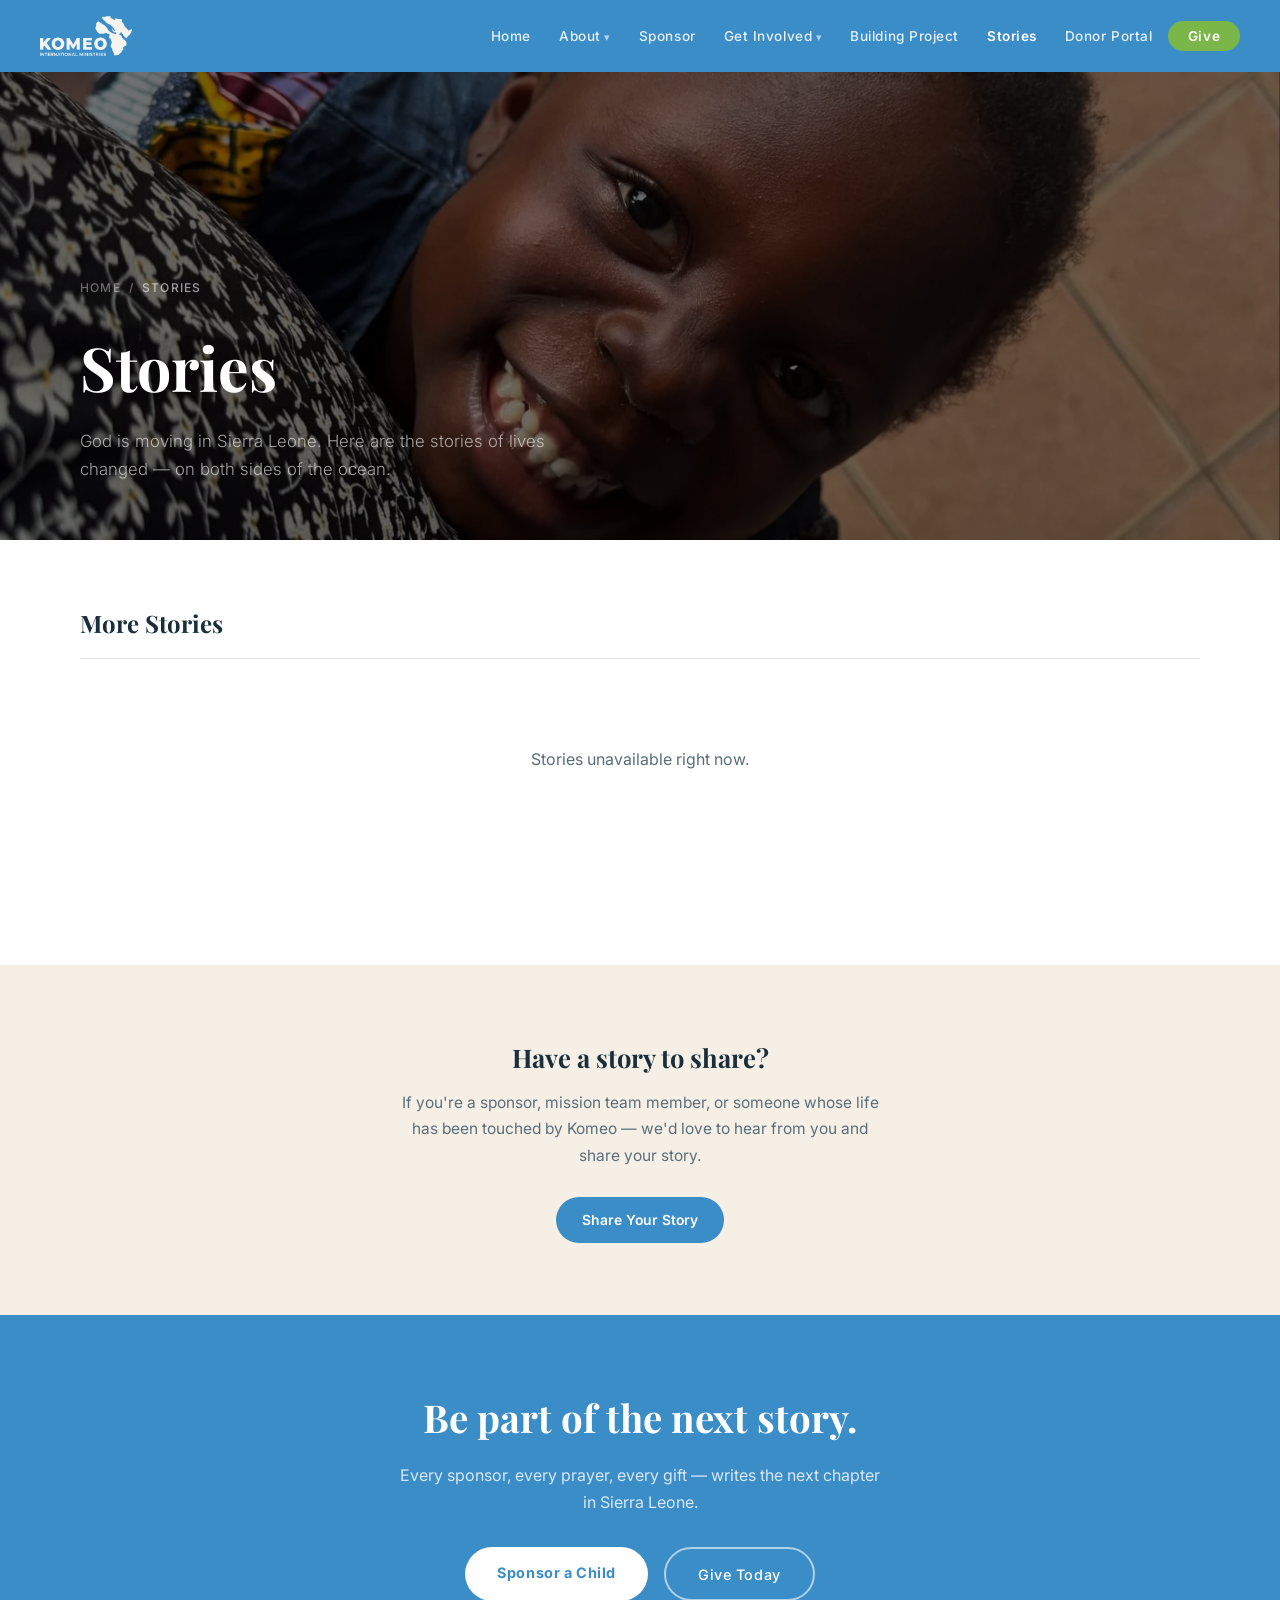
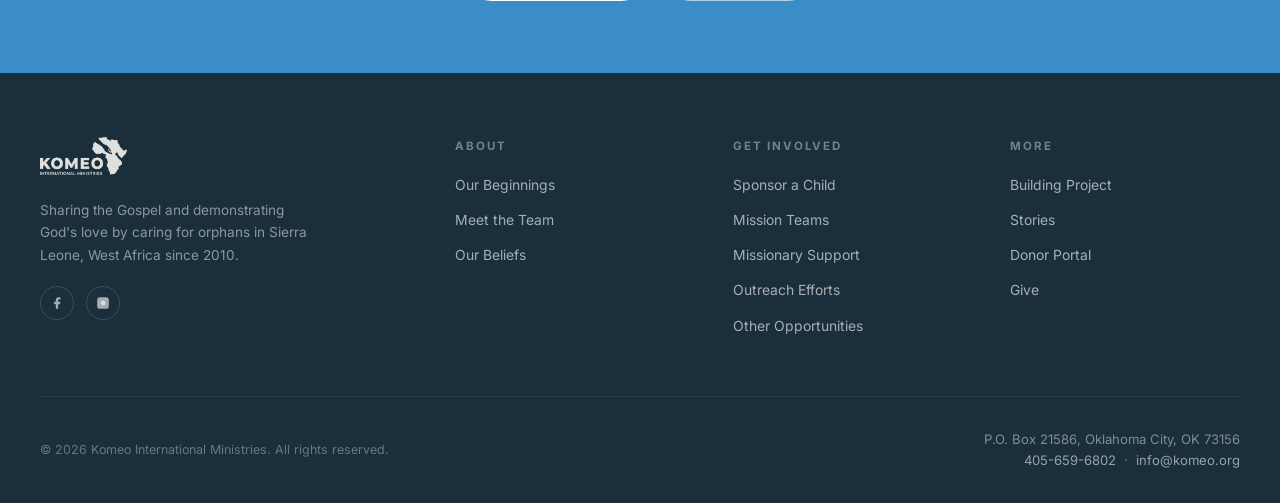
<file: stories.html>
<!DOCTYPE html>
<html lang="en">
<head>
  <meta charset="UTF-8" />
  <meta name="viewport" content="width=device-width, initial-scale=1.0" />
  <title>Stories of Changed Lives | Komeo International Ministries</title>
  <meta name="description" content="Read stories of lives transformed through Komeo's work in Sierra Leone — from orphan children to sponsors in America, God is moving on both sides of the ocean." />
  <link rel="canonical" href="https://komeo.org/stories.html" />
  <meta property="og:type" content="website" />
  <meta property="og:url" content="https://komeo.org/stories.html" />
  <meta property="og:site_name" content="Komeo International Ministries" />
  <meta property="og:title" content="Stories of Changed Lives — Komeo International Ministries" />
  <meta property="og:description" content="God is moving in Sierra Leone. Read the stories of children, sponsors, and missionaries whose lives have been changed forever." />
  <meta property="og:image" content="https://komeo.org/images/home-hero.webp" />
  <meta property="og:image:width" content="1200" />
  <meta property="og:image:height" content="630" />
  <meta name="twitter:card" content="summary_large_image" />
  <meta name="twitter:title" content="Stories of Changed Lives — Komeo International Ministries" />
  <meta name="twitter:description" content="God is moving in Sierra Leone. Read the stories of children, sponsors, and missionaries whose lives have been changed forever." />
  <meta name="twitter:image" content="https://komeo.org/images/home-hero.webp" />
  <meta name="description" content="Stories of changed lives from Sierra Leone — children, sponsors, and mission team members whose lives have been transformed through Komeo." />
  <link rel="preconnect" href="https://fonts.googleapis.com" />
  <link rel="preconnect" href="https://fonts.gstatic.com" crossorigin />
  <link href="https://fonts.googleapis.com/css2?family=Playfair+Display:ital,wght@0,400;0,600;0,700;1,400;1,600&family=Inter:wght@300;400;500;600&display=swap" rel="stylesheet" />
  <link rel="stylesheet" href="/komeo.css" />
  <style>
    *, *::before, *::after { box-sizing: border-box; margin: 0; padding: 0; }
    :root { --sky: #3B8DC8; --sky-dark: #2A6FA0; --deep: #1A2E3B; --sand: #F5EFE6; --lime: #7AB648; --lime-dark: #5E9234; --white: #ffffff; --text: #1A2E3B; --muted: #5A6E7A; --border: rgba(26,46,59,0.12); --nav-h: 72px; }
    html { scroll-behavior: smooth; }
    body { font-family: 'Inter', sans-serif; color: var(--text); background: var(--white); line-height: 1.6; -webkit-font-smoothing: antialiased; }
    nav { position: fixed; top: 0; left: 0; right: 0; height: var(--nav-h); background: var(--sky); display: flex; align-items: center; justify-content: space-between; padding: 0 2.5rem; z-index: 100; transition: background 0.3s; }
    nav.scrolled { background: var(--deep); box-shadow: 0 2px 20px rgba(0,0,0,0.2); }
    .nav-logo { display: flex; align-items: center; text-decoration: none; }
    .nav-logo img { height: 40px; width: auto; }
    .nav-links { display: flex; align-items: center; gap: 0.25rem; list-style: none; }
    .nav-links a { color: rgba(255,255,255,0.88); text-decoration: none; font-size: 0.85rem; font-weight: 500; letter-spacing: 0.04em; padding: 0.4rem 0.75rem; border-radius: 4px; transition: color 0.2s, background 0.2s; white-space: nowrap; }
    .nav-links a:hover { color: #fff; background: rgba(255,255,255,0.1); }
    .nav-dropdown { position: relative; }
    .nav-dropdown > a::after { content: ' ▾'; font-size: 0.7rem; opacity: 0.7; }
    .dropdown-menu { display: none; position: absolute; top: 100%; left: 0; background: var(--deep); border-radius: 6px; overflow: hidden; min-width: 180px; box-shadow: 0 8px 32px rgba(0,0,0,0.22); padding-top: 10px; }
    .dropdown-menu::before { content: ""; display: block; height: 0; }
    .nav-dropdown:hover .dropdown-menu { display: block; }
    .dropdown-menu a { display: block; color: rgba(255,255,255,0.85) !important; font-size: 0.82rem !important; padding: 0.6rem 1rem !important; border-radius: 0 !important; border-bottom: 1px solid rgba(255,255,255,0.06); }
    .dropdown-menu a:last-child { border-bottom: none; }
    .dropdown-menu a:hover { background: rgba(255,255,255,0.08) !important; color: #fff !important; }
    .nav-give { background: var(--lime) !important; color: #fff !important; padding: 0.45rem 1.2rem !important; border-radius: 40px !important; font-weight: 600 !important; }
    .nav-give:hover { background: var(--lime-dark) !important; }
    .nav-toggle { display: none; background: none; border: none; cursor: pointer; padding: 0.4rem; }
    .nav-toggle span { display: block; width: 24px; height: 2px; background: #fff; margin: 5px 0; border-radius: 2px; }

    /* HERO */
    .page-hero {
      margin-top: var(--nav-h);
      position: relative;
      min-height: 52vh;
      display: flex;
      align-items: flex-end;
      overflow: hidden;
    }
    .page-hero-bg {
      position: absolute; inset: 0;
      background-image: url('/images/stories-hero.webp');
      background-size: cover; background-position: center center;
      filter: brightness(0.45);
    }
    .breadcrumb { display: flex; align-items: center;  gap: 0.5rem; margin-bottom: 1.25rem; font-size: 0.75rem; font-weight: 500; letter-spacing: 0.1em; text-transform: uppercase; color: rgba(255,255,255,0.4); }
    .breadcrumb a { color: rgba(255,255,255,0.4); text-decoration: none; }
    .breadcrumb a:hover { color: rgba(255,255,255,0.75); }
    .page-hero h1 { font-family: 'Playfair Display', serif; font-size: clamp(2.2rem, 5vw, 3.8rem); font-weight: 700; color: #fff; margin-bottom: 0.75rem; }
    .page-hero p { font-size: 1.05rem; color: rgba(255,255,255,0.62); max-width: 520px; line-height: 1.7; font-weight: 300; }

    /* FEATURED STORY */
    .featured { max-width: 1200px; margin: 0 auto; padding: 5.5rem 2.5rem 0; }
    .featured-card {
      display: grid; grid-template-columns: 1fr 1fr;
      gap: 0; border-radius: 8px; overflow: hidden;
      background: var(--sand);
    }
    .featured-img { aspect-ratio: 4/3; overflow: hidden; }
    .featured-img img { width: 100%; height: 100%; object-fit: cover; object-position: center 15%; display: block; transition: transform 0.5s; }
    .featured-card:hover .featured-img img { transform: scale(1.03); }
    .featured-body { padding: 3rem; display: flex; flex-direction: column;  }
    .eyebrow { font-size: 0.72rem; font-weight: 700; letter-spacing: 0.18em; text-transform: uppercase; color: var(--sky); margin-bottom: 0.75rem; }
    .featured-body h2 { font-family: 'Playfair Display', serif; font-size: clamp(1.6rem, 2.5vw, 2.2rem); font-weight: 700; color: var(--deep); margin-bottom: 1rem; line-height: 1.2; }
    .featured-body p { font-size: 1rem; color: var(--muted); line-height: 1.75; margin-bottom: 1.75rem; }
    .featured-meta { font-size: 0.78rem; color: var(--muted); margin-bottom: 1.25rem; }
    .btn-sky { display: inline-block; background: var(--sky); color: #fff; text-decoration: none; font-size: 0.87rem; font-weight: 600; padding: 0.75rem 1.6rem; border-radius: 40px; transition: background 0.2s; }
    .btn-sky:hover { background: var(--sky-dark); }

    /* STORIES GRID */
    .stories-section { max-width: 1200px; margin: 0 auto; padding: 4rem 2.5rem 6rem; }
    .stories-section h2 { font-family: 'Playfair Display', serif; font-size: 1.5rem; font-weight: 700; color: var(--deep); margin-bottom: 2.5rem; padding-bottom: 1rem; border-bottom: 1px solid var(--border); }
    .stories-grid { display: grid; grid-template-columns: repeat(3, 1fr); gap: 2.5rem; }
    .story-card { text-decoration: none; display: block; }
    .story-img { aspect-ratio: 3/2; overflow: hidden; border-radius: 4px; margin-bottom: 1.1rem; }
    .story-img img { width: 100%; height: 100%; object-fit: cover; object-position: center 15%; display: block; transition: transform 0.4s; filter: brightness(0.92); }
    .story-card:hover .story-img img { transform: scale(1.04); filter: brightness(1); }
    .story-tag { font-size: 0.7rem; font-weight: 700; letter-spacing: 0.14em; text-transform: uppercase; color: var(--sky); margin-bottom: 0.35rem; }
    .story-title { font-family: 'Playfair Display', serif; font-size: 1.1rem; font-weight: 700; color: var(--deep); line-height: 1.35; margin-bottom: 0.4rem; }
    .story-meta { font-size: 0.78rem; color: var(--muted); }

    /* SHARE CTA */
    .share-band { background: var(--sand); padding: 4.5rem 2.5rem; text-align: center; }
    .share-band h3 { font-family: 'Playfair Display', serif; font-size: 1.6rem; font-weight: 700; color: var(--deep); margin-bottom: 0.75rem; }
    .share-band p { font-size: 0.97rem; color: var(--muted); max-width: 500px; margin: 0 auto 1.75rem; line-height: 1.7; }

    /* CTA */
    .cta-band { background: var(--sky); padding: 4.5rem 2.5rem; text-align: center; }
    .cta-band h2 { font-family: 'Playfair Display', serif; font-size: clamp(1.6rem, 3vw, 2.4rem); color: #fff; margin-bottom: 0.85rem; }
    .cta-band p { font-size: 1rem; color: rgba(255,255,255,0.8); max-width: 480px; margin: 0 auto 2rem; line-height: 1.65; }
    .cta-buttons { display: flex; gap: 1rem;  flex-wrap: wrap; }
    .btn-white { display: inline-block; background: #fff; color: var(--sky); text-decoration: none; font-size: 0.9rem; font-weight: 700; padding: 0.85rem 2rem; border-radius: 40px; transition: background 0.2s; }
    .btn-white:hover { background: var(--sand); }
    .btn-outline-white { display: inline-block; border: 2px solid rgba(255,255,255,0.6); color: #fff; text-decoration: none; font-size: 0.9rem; font-weight: 500; padding: 0.85rem 2rem; border-radius: 40px; transition: border-color 0.2s; }
    .btn-outline-white:hover { border-color: #fff; }

    /* FOOTER */
    footer { background: var(--deep); padding: 4rem 2.5rem 2rem; }
    .footer-inner { max-width: 1200px; margin: 0 auto; }
    .footer-grid { display: grid; grid-template-columns: 1.6fr 1fr 1fr 1fr; gap: 3rem; margin-bottom: 3rem; }
    .footer-brand img { height: 38px; width: auto; margin-bottom: 1rem; opacity: 0.9; }
    .footer-brand p { font-size: 0.85rem; color: rgba(255,255,255,0.5); line-height: 1.65; max-width: 280px; margin-bottom: 1.25rem; }
    .footer-social { display: flex; gap: 0.75rem; }
    .footer-social a { width: 34px; height: 34px; border: 1px solid rgba(255,255,255,0.15); border-radius: 50%; display: flex; align-items: center;  transition: border-color 0.2s; }
    .footer-social a:hover { border-color: var(--sky); background: rgba(59,141,200,0.15); }
    .footer-social svg { width: 14px; height: 14px; fill: rgba(255,255,255,0.6); }
    .footer-col h5 { font-size: 0.72rem; font-weight: 700; letter-spacing: 0.16em; text-transform: uppercase; color: rgba(255,255,255,0.4); margin-bottom: 1rem; }
    .footer-col ul { list-style: none; }
    .footer-col ul li { margin-bottom: 0.6rem; }
    .footer-col ul a { font-size: 0.87rem; color: rgba(255,255,255,0.62); text-decoration: none; transition: color 0.2s; }
    .footer-col ul a:hover { color: #fff; }
    .footer-bottom { border-top: 1px solid rgba(255,255,255,0.08); padding-top: 2rem; display: flex; justify-content: space-between; align-items: center; flex-wrap: wrap; gap: 1rem; }
    .footer-bottom p { font-size: 0.78rem; color: rgba(255,255,255,0.35); }
    .footer-contact { font-size: 0.82rem; color: rgba(255,255,255,0.45); text-align: right; line-height: 1.6; }
    .footer-contact a { color: rgba(255,255,255,0.55); text-decoration: none; }
    .footer-contact a:hover { color: #fff; }

    @media (max-width: 960px) {
      .featured-card { grid-template-columns: 1fr; }
      .featured-img { aspect-ratio: 16/9; }
      .stories-grid { grid-template-columns: repeat(2, 1fr); }
      .footer-grid { grid-template-columns: 1fr 1fr; }
      nav { padding: 0 1.5rem; }
            .nav-links { display: none; }
      .nav-links.open {
        display: flex; flex-direction: column;
        position: fixed; top: var(--nav-h); left: 0; right: 0; bottom: 0;
        background: var(--deep);
        overflow-y: auto;
        padding: 0.5rem 0 2rem;
        gap: 0;
        box-shadow: 0 8px 32px rgba(0,0,0,0.3);
      }
      .nav-links.open > li > a {
        display: block;
        padding: 0.9rem 1.75rem !important;
        font-size: 1rem !important;
        border-radius: 0 !important;
        border-bottom: 1px solid rgba(255,255,255,0.06);
        color: rgba(255,255,255,0.88) !important;
      }
      .nav-links.open > li:last-child > a { border-bottom: none; }
      .nav-toggle { display: block; }
      .nav-dropdown > a { display: flex !important; justify-content: space-between; align-items: center; }
      .nav-dropdown > a::after { content: '+' !important; font-size: 1.2rem !important; opacity: 0.6; font-style: normal; }
      .nav-dropdown.open > a::after { content: '−' !important; }
      .dropdown-menu {
        position: static !important;
        box-shadow: none !important;
        background: rgba(255,255,255,0.04) !important;
        border-radius: 0 !important;
        margin: 0 !important;
        padding-top: 0 !important;
      }
      .dropdown-menu a {
        padding: 0.75rem 1.75rem 0.75rem 2.75rem !important;
        font-size: 0.9rem !important;
        color: rgba(255,255,255,0.65) !important;
        border-bottom: 1px solid rgba(255,255,255,0.04) !important;
      }
      .dropdown-menu a:last-child { border-bottom: none !important; }
      .nav-dropdown:hover .dropdown-menu { display: none; }
      .nav-dropdown.open .dropdown-menu { display: block; }
      .nav-links.open .nav-give {
        margin: 1rem 1.75rem 0 !important;
        display: block !important;
        text-align: center !important;
        border-radius: 40px !important;
        padding: 0.85rem 1.75rem !important;
      }
    }
    @media (max-width: 580px) {
      .stories-grid { grid-template-columns: 1fr; }
      .footer-grid { grid-template-columns: 1fr; }
      .featured { padding: 3.5rem 1.5rem 0; }
      .stories-section { padding: 3rem 1.5rem 5rem; }
    }
    .page-hero-content {
      position: relative; z-index: 1;
      width: 100%; max-width: 1200px;
      margin: 0 auto; padding: 0 2.5rem 3.5rem;
    }
  </style>
</head>
<body>

  <div class="page-hero">
    <div class="page-hero-bg"></div>
    <div class="page-hero-content">
      <div class="breadcrumb"><a href="index.html">Home</a><span>/</span><span style="color:rgba(255,255,255,0.6)">Stories</span></div>
      <h1>Stories</h1>
      <p>God is moving in Sierra Leone. Here are the stories of lives changed — on both sides of the ocean.</p>
    </div>
  </div>

  <!-- FEATURED -->
  <div class="featured" id="featuredSection" style="display:none;">
    <div class="featured-card" id="featuredCard"></div>
    </div>
</div>

  <!-- STORIES GRID -->
  <div class="stories-section" id="storiesSection">
    <h2>More Stories</h2>
    <div class="stories-grid" id="storiesGrid">
      <div style="grid-column:1/-1;text-align:center;padding:3rem;color:var(--muted);">Loading stories…</div>
    </div>
    <div style="text-align:center;margin-top:3rem;">
      <button id="loadMoreBtn" onclick="loadStories()" style="display:none;background:var(--deep);color:#fff;border:none;padding:0.9rem 2.25rem;border-radius:40px;font-size:0.9rem;font-weight:600;cursor:pointer;font-family:inherit;transition:background 0.2s;" onmouseover="this.style.background='#0f1e29'" onmouseout="this.style.background='var(--deep)'">Load More Stories</button>
    </div>
    </div>
</div>

  <!-- SHARE YOUR STORY -->
  <div class="share-band">
    <h3>Have a story to share?</h3>
    <p>If you're a sponsor, mission team member, or someone whose life has been touched by Komeo — we'd love to hear from you and share your story.</p>
    <a href="mailto:info@komeo.org?subject=I'd like to share my story" class="btn-sky">Share Your Story</a>
  </div>

  <!-- CTA -->
  <div class="cta-band">
    <h2>Be part of the next story.</h2>
    <p>Every sponsor, every prayer, every gift — writes the next chapter in Sierra Leone.</p>
    <div class="cta-buttons">
      <a href="sponsor.html" class="btn-white">Sponsor a Child</a>
      <a href="give.html" class="btn-outline-white">Give Today</a>
    </div>
  </div>


  <script>
    const SB = 'https://mnyarbqxyynysoqiwtnh.supabase.co';
    const KEY = 'eyJhbGciOiJIUzI1NiIsInR5cCI6IkpXVCJ9.eyJpc3MiOiJzdXBhYmFzZSIsInJlZiI6Im1ueWFyYnF4eXlueXNvcWl3dG5oIiwicm9sZSI6ImFub24iLCJpYXQiOjE3ODEwNzI3NjYsImV4cCI6MjA5NjY0ODc2Nn0.0Yi-nTtH6EWh66afXhW1dpeGezwEn8JMRALgG_pk9DY';

    const PAGE_SIZE = 6;
    let offset = 0;
    let featuredId = null;
    let loading = false;

    async function sbFetch(path) {
      const res = await fetch(`${SB}/rest/v1/${path}`, {
        headers: { 'apikey': KEY, 'Authorization': `Bearer ${KEY}` }
      });
      if (!res.ok) throw new Error(`Supabase error: ${res.status}`);
      return res.json();
    }

    function storyCardHTML(r) {
      const url = r.slug ? `story.html?slug=${encodeURIComponent(r.slug)}` : '#';
      const date = r.published_at ? new Date(r.published_at).toLocaleDateString('en-US', {month:'long', day:'numeric', year:'numeric'}) : '';
      return `
        <a href="${url}" class="story-card">
          <div class="story-img">
            ${r.image_url ? `<img src="${r.image_url}" alt="${r.title}" loading="lazy" style="object-position:center 15%;" />` : `<div style="background:var(--sand);width:100%;height:100%;"></div>`}
          </div>
          <div class="story-tag">${r.category || 'Ministry Update'}</div>
          <div class="story-title">${r.title}</div>
          <div class="story-meta">${r.author}${date ? ' · ' + date : ''}</div>
        </a>`;
    }

    async function loadStories() {
      if (loading) return;
      loading = true;
      const grid = document.getElementById('storiesGrid');
      const loadMoreBtn = document.getElementById('loadMoreBtn');

      try {
        let query = `published=eq.true&order=published_at.desc&limit=${PAGE_SIZE}&offset=${offset}`;
        if (featuredId) query += `&id=neq.${featuredId}`;

        const rows = await sbFetch(`komeo_stories?${query}`);

        // Clear loading placeholder on first batch
        if (offset === 0) grid.innerHTML = '';

        if (!rows.length && offset === 0) {
          grid.innerHTML = '<div style="grid-column:1/-1;text-align:center;padding:3rem;color:var(--muted);">No stories yet.</div>';
          if (loadMoreBtn) loadMoreBtn.style.display = 'none';
          return;
        }

        rows.forEach(r => grid.insertAdjacentHTML('beforeend', storyCardHTML(r)));
        offset += rows.length;

        if (loadMoreBtn) {
          if (rows.length === PAGE_SIZE) {
            loadMoreBtn.textContent = 'Load More Stories';
            loadMoreBtn.style.display = 'inline-block';
          } else {
            loadMoreBtn.style.display = 'none';
          }
        }

      } catch(e) {
        console.warn('Stories load failed', e);
        if (offset === 0) {
          grid.innerHTML = '<div style="grid-column:1/-1;text-align:center;padding:3rem;color:var(--muted);">Stories unavailable right now.</div>';
        }
      } finally {
        loading = false;
        if (loadMoreBtn && loadMoreBtn.textContent === 'Loading…') {
          loadMoreBtn.textContent = 'Load More Stories';
        }
      }
    }

    async function loadFeatured() {
      try {
        const rows = await sbFetch('komeo_stories?published=eq.true&order=published_at.desc');
        if (!rows.length) { loadStories(); return; }

        const featured = rows.find(r => r.featured) || rows[0];
        featuredId = featured.id;

        const featuredSection = document.getElementById('featuredSection');
        const featuredCard = document.getElementById('featuredCard');
        featuredSection.style.display = 'block';
        const featuredUrl = featured.slug ? `story.html?slug=${encodeURIComponent(featured.slug)}` : '#';
        const featuredDate = featured.published_at ? new Date(featured.published_at).toLocaleDateString('en-US', {month:'long', day:'numeric', year:'numeric'}) : '';
        featuredCard.innerHTML = `
          <div class="featured-img">
            ${featured.image_url ? `<img src="${featured.image_url}" alt="${featured.title}" loading="lazy" />` : `<div style="background:var(--deep);width:100%;height:100%;"></div>`}
          </div>
          <div class="featured-body">
            <p class="eyebrow">Featured Story</p>
            <h2>${featured.title}</h2>
            <p class="featured-meta">By ${featured.author}${featuredDate ? ' · ' + featuredDate : ''}</p>
            ${featured.excerpt ? `<p>${featured.excerpt}</p>` : ''}
            <a href="${featuredUrl}" class="btn-sky">Read Story</a>
          </div>`;

        // Now load first page of remaining stories
        loadStories();

      } catch(e) {
        console.warn('Featured load failed', e);
        loadStories();
      }
    }

    loadFeatured();
  </script>
  <script src="/admin-trigger.js"></script>


  <script src="/komeo.js"></script>
</body>
</html>
</file>
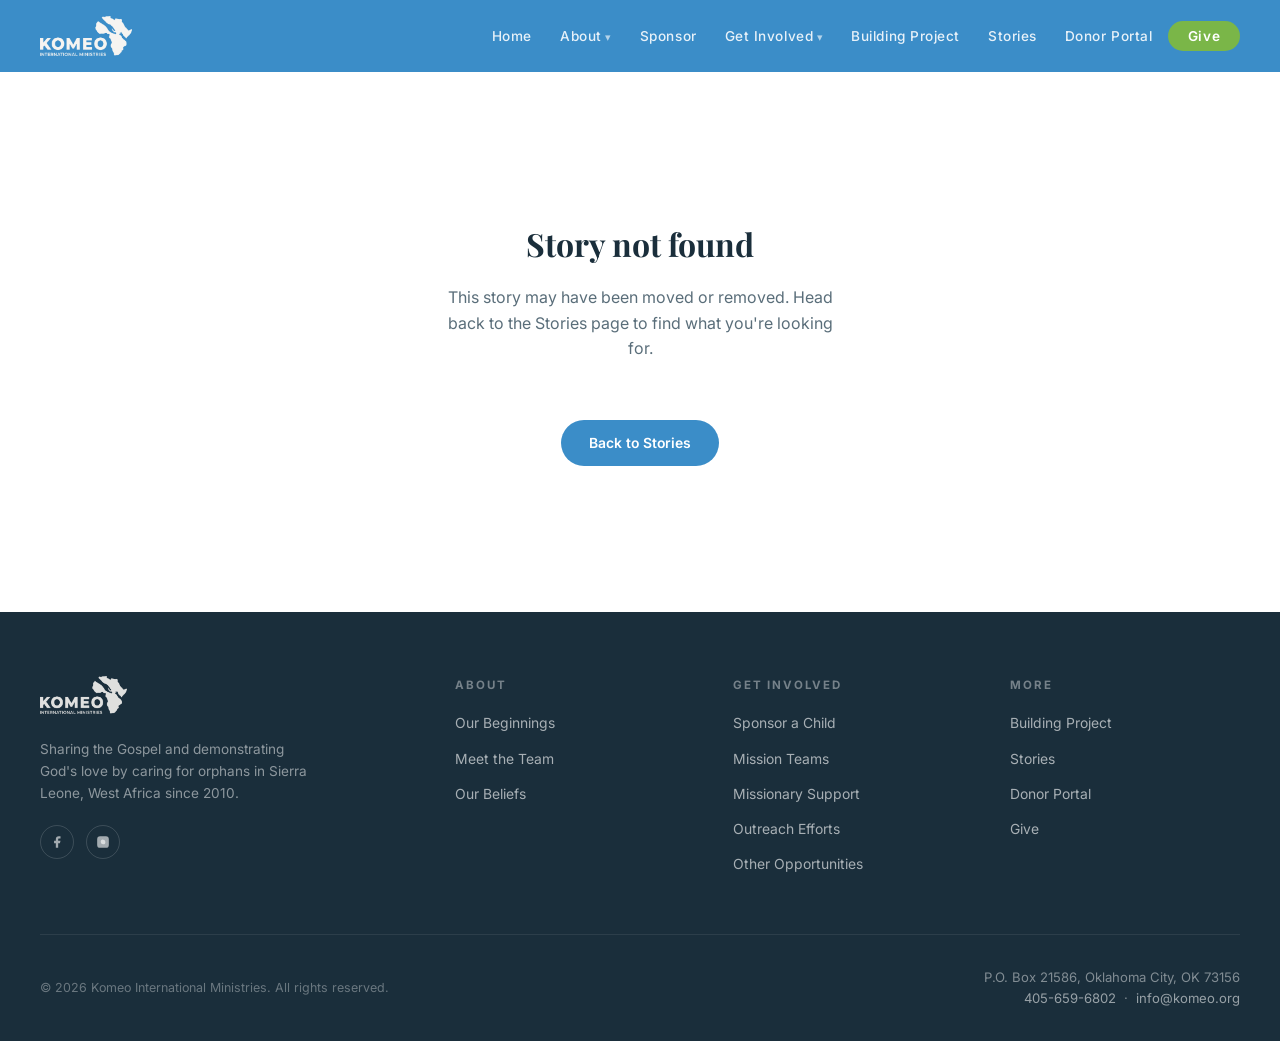
<file: story.html>
<!DOCTYPE html>
<html lang="en">
<head>
  <meta charset="UTF-8" />
  <meta name="viewport" content="width=device-width, initial-scale=1.0" />
  <title>Story — Komeo International Ministries</title>
  <meta name="description" content="" id="metaDesc" />

  <!-- OG tags updated dynamically -->
  <meta property="og:title" content="" id="ogTitle" />
  <meta property="og:description" content="" id="ogDesc" />
  <meta property="og:image" content="https://komeo.org/images/home-hero.webp" id="ogImage" />
  <meta property="og:type" content="article" />

  <link rel="preconnect" href="https://fonts.googleapis.com" />
  <link rel="preconnect" href="https://fonts.gstatic.com" crossorigin />
  <link href="https://fonts.googleapis.com/css2?family=Playfair+Display:ital,wght@0,400;0,600;0,700;1,400;1,600&family=Inter:wght@300;400;500;600&display=swap" rel="stylesheet" />
  <link rel="stylesheet" href="/komeo.css" />

  <style>
    *, *::before, *::after { box-sizing: border-box; margin: 0; padding: 0; }
    :root {
      --sky: #3B8DC8; --sky-dark: #2A6FA0; --deep: #1A2E3B;
      --sand: #F5EFE6; --lime: #7AB648; --lime-dark: #5E9234;
      --white: #ffffff; --text: #1A2E3B; --muted: #5A6E7A;
      --border: rgba(26,46,59,0.12); --nav-h: 72px;
    }
    html { scroll-behavior: smooth; }
    body { font-family: 'Inter', sans-serif; color: var(--text); background: var(--white); line-height: 1.6; -webkit-font-smoothing: antialiased; }

    /* NAV */
    nav { position: fixed; top: 0; left: 0; right: 0; height: var(--nav-h); background: var(--sky); display: flex; align-items: center; justify-content: space-between; padding: 0 2.5rem; z-index: 100; transition: background 0.3s; }
    nav.scrolled { background: var(--deep); box-shadow: 0 2px 20px rgba(0,0,0,0.2); }
    .nav-logo { display: flex; align-items: center; text-decoration: none; }
    .nav-logo img { height: 40px; width: auto; }
    .nav-links { display: flex; align-items: center; gap: 0.25rem; list-style: none; }
    .nav-links a { color: rgba(255,255,255,0.88); text-decoration: none; font-size: 0.85rem; font-weight: 500; letter-spacing: 0.04em; padding: 0.4rem 0.75rem; border-radius: 4px; transition: color 0.2s, background 0.2s; white-space: nowrap; }
    .nav-links a:hover { color: #fff; background: rgba(255,255,255,0.1); }
    .nav-dropdown { position: relative; }
    .nav-dropdown > a::after { content: ' ▾'; font-size: 0.7rem; opacity: 0.7; }
    .dropdown-menu { display: none; position: absolute; top: 100%; left: 0; background: var(--deep); border-radius: 6px; overflow: hidden; min-width: 180px; box-shadow: 0 8px 32px rgba(0,0,0,0.22); padding-top: 10px; }
    .dropdown-menu::before { content: ""; display: block; height: 0; }
    .nav-dropdown:hover .dropdown-menu { display: block; }
    .dropdown-menu a { display: block; color: rgba(255,255,255,0.85) !important; font-size: 0.82rem !important; padding: 0.6rem 1rem !important; border-radius: 0 !important; border-bottom: 1px solid rgba(255,255,255,0.06); }
    .dropdown-menu a:last-child { border-bottom: none; }
    .dropdown-menu a:hover { background: rgba(255,255,255,0.08) !important; color: #fff !important; }
    .nav-give { background: var(--lime) !important; color: #fff !important; padding: 0.45rem 1.2rem !important; border-radius: 40px !important; font-weight: 600 !important; }
    .nav-give:hover { background: var(--lime-dark) !important; }
    .nav-toggle { display: none; background: none; border: none; cursor: pointer; padding: 0.4rem; }
    .nav-toggle span { display: block; width: 24px; height: 2px; background: #fff; margin: 5px 0; border-radius: 2px; }

    /* LOADING STATE */
    #loadingState {
      margin-top: var(--nav-h);
      min-height: 60vh;
      display: flex;
      align-items: center;
      justify-content: center;
      flex-direction: column;
      gap: 1rem;
      color: var(--muted);
    }
    .spinner {
      width: 36px; height: 36px;
      border: 3px solid var(--border);
      border-top-color: var(--sky);
      border-radius: 50%;
      animation: spin 0.8s linear infinite;
    }
    @keyframes spin { to { transform: rotate(360deg); } }

    /* NOT FOUND */
    #notFound {
      display: none;
      margin-top: var(--nav-h);
      min-height: 60vh;
      align-items: center;
      justify-content: center;
      flex-direction: column;
      gap: 1rem;
      text-align: center;
      padding: 2rem;
    }
    #notFound h2 { font-family: 'Playfair Display', serif; font-size: 2rem; color: var(--deep); }
    #notFound p { color: var(--muted); max-width: 400px; }

    /* STORY CONTENT */
    #storyContent { display: none; }

    /* HERO */
    .story-hero {
      position: relative;
      min-height: 56vh;
      display: flex;
      align-items: flex-end;
      overflow: hidden;
      margin-top: var(--nav-h);
    }

    .story-hero-bg {
      position: absolute; inset: 0;
      background-size: cover;
      background-position: center center;
      filter: brightness(0.45);
      transition: background-image 0.3s;
    }

    .story-hero-fallback {
      position: absolute; inset: 0;
      background: var(--deep);
    }

    .story-hero-content {
      position: relative; z-index: 1;
      width: 100%; max-width: 1100px;
      margin: 0 auto;
      padding: 0 2.5rem 3.5rem;
    }

    .story-breadcrumb {
      display: flex; align-items: center; gap: 0.5rem;
      margin-bottom: 1rem;
      font-size: 0.75rem; font-weight: 500;
      letter-spacing: 0.1em; text-transform: uppercase;
      color: rgba(255,255,255,0.5);
    }
    .story-breadcrumb a { color: rgba(255,255,255,0.5); text-decoration: none; transition: color 0.2s; }
    .story-breadcrumb a:hover { color: rgba(255,255,255,0.85); }

    .story-category-tag {
      display: inline-block;
      background: var(--sky);
      color: #fff;
      font-size: 0.72rem;
      font-weight: 700;
      letter-spacing: 0.12em;
      text-transform: uppercase;
      padding: 0.3rem 0.85rem;
      border-radius: 40px;
      margin-bottom: 1rem;
    }

    .story-hero h1 {
      font-family: 'Playfair Display', serif;
      font-size: clamp(2rem, 5vw, 3.6rem);
      font-weight: 700;
      color: #fff;
      line-height: 1.15;
      margin-bottom: 1.25rem;
      max-width: 740px;
    }

    .story-byline {
      display: flex;
      align-items: center;
      gap: 1rem;
      flex-wrap: wrap;
    }

    .byline-avatar {
      width: 40px; height: 40px;
      background: var(--sky);
      border-radius: 50%;
      display: flex; align-items: center; justify-content: center;
      font-weight: 700; font-size: 0.85rem; color: #fff;
      flex-shrink: 0;
      overflow: hidden;
    }
    .byline-avatar img { width: 100%; height: 100%; object-fit: cover; }

    .byline-text { }
    .byline-author { font-weight: 600; font-size: 0.9rem; color: #fff; }
    .byline-date { font-size: 0.8rem; color: rgba(255,255,255,0.6); }

    /* ARTICLE BODY */
    .story-body-wrap {
      max-width: 1100px;
      margin: 0 auto;
      padding: 4rem 2.5rem 2rem;
      display: grid;
      grid-template-columns: 1fr 260px;
      gap: 3.5rem;
      align-items: start;
    }

    /* PROSE */
    .story-prose { }

    .story-prose p {
      font-size: 1.1rem;
      color: #2d3748;
      line-height: 1.85;
      margin-bottom: 1.75rem;
    }

    .story-prose h2 {
      font-family: 'Playfair Display', serif;
      font-size: 1.6rem;
      font-weight: 700;
      color: var(--deep);
      margin: 2.5rem 0 1rem;
      line-height: 1.25;
    }

    .story-prose h3 {
      font-family: 'Playfair Display', serif;
      font-size: 1.2rem;
      font-weight: 700;
      color: var(--deep);
      margin: 2rem 0 0.75rem;
    }

    .story-prose blockquote {
      border-left: 4px solid var(--sky);
      padding: 1rem 1.5rem;
      margin: 2rem 0;
      background: var(--sand);
      border-radius: 0 6px 6px 0;
      font-family: 'Playfair Display', serif;
      font-style: italic;
      font-size: 1.15rem;
      color: var(--deep);
      line-height: 1.6;
    }

    .story-prose img {
      width: 100%;
      border-radius: 6px;
      margin: 2rem 0;
      display: block;
    }

    .story-prose a {
      color: var(--sky);
      text-decoration: underline;
    }

    .story-prose ul, .story-prose ol {
      margin: 1.25rem 0 1.75rem 1.5rem;
    }

    .story-prose li {
      font-size: 1.05rem;
      color: #2d3748;
      line-height: 1.75;
      margin-bottom: 0.4rem;
    }

    /* SIDEBAR */
    .story-sidebar {
      position: static;
      display: flex;
      flex-direction: column;
      gap: 1.5rem;
    }

    .sidebar-card {
      background: var(--sand);
      border-radius: 6px;
      padding: 1.5rem;
    }

    .sidebar-card h4 {
      font-family: 'Playfair Display', serif;
      font-size: 1rem;
      font-weight: 700;
      color: var(--deep);
      margin-bottom: 0.75rem;
    }

    .sidebar-card p {
      font-size: 0.88rem;
      color: var(--muted);
      line-height: 1.65;
      margin-bottom: 1.1rem;
    }

    .btn-sky {
      display: block;
      background: var(--sky);
      color: #fff;
      text-decoration: none;
      font-size: 0.87rem;
      font-weight: 600;
      padding: 0.75rem 1rem;
      border-radius: 40px;
      text-align: center;
      transition: background 0.2s;
    }
    .btn-sky:hover { background: var(--sky-dark); }

    .share-buttons {
      display: flex;
      gap: 0.75rem;
    }

    .share-btn {
      flex: 1;
      display: flex;
      align-items: center;
      justify-content: center;
      gap: 0.4rem;
      padding: 0.6rem;
      border-radius: 6px;
      font-size: 0.8rem;
      font-weight: 600;
      text-decoration: none;
      cursor: pointer;
      border: none;
      transition: opacity 0.2s;
    }
    .share-btn:hover { opacity: 0.85; }
    .share-btn.facebook { background: #1877f2; color: #fff; }
    .share-btn.copy { background: var(--deep); color: #fff; }
    .share-btn svg { width: 14px; height: 14px; fill: currentColor; }

    /* DIVIDER */
    .story-divider {
      max-width: 1100px;
      margin: 0 auto;
      padding: 0 2.5rem;
      border: none;
      border-top: 1px solid var(--border);
    }

    /* MORE STORIES */
    .more-stories {
      max-width: 1100px;
      margin: 0 auto;
      padding: 3rem 2.5rem 5rem;
    }

    .more-stories h3 {
      font-family: 'Playfair Display', serif;
      font-size: 1.4rem;
      font-weight: 700;
      color: var(--deep);
      margin-bottom: 2rem;
    }

    .more-grid {
      display: grid;
      grid-template-columns: repeat(3, 1fr);
      gap: 1.75rem;
    }

    .more-card {
      text-decoration: none;
      display: block;
    }

    .more-img {
      aspect-ratio: 3/2;
      overflow: hidden;
      border-radius: 4px;
      margin-bottom: 0.85rem;
      background: var(--sand);
    }

    .more-img img {
      width: 100%; height: 100%;
      object-fit: cover; display: block;
      transition: transform 0.4s;
    }

    .more-card:hover .more-img img { transform: scale(1.04); }

    .more-tag {
      font-size: 0.7rem; font-weight: 700;
      letter-spacing: 0.12em; text-transform: uppercase;
      color: var(--sky); margin-bottom: 0.3rem;
    }

    .more-title {
      font-family: 'Playfair Display', serif;
      font-size: 1rem; font-weight: 700;
      color: var(--deep); line-height: 1.35;
    }

    /* CTA BAND */
    .cta-band { background: var(--sky); padding: 4.5rem 2.5rem; text-align: center; }
    .cta-band h2 { font-family: 'Playfair Display', serif; font-size: clamp(1.6rem, 3vw, 2.4rem); color: #fff; margin-bottom: 0.85rem; }
    .cta-band p { font-size: 1rem; color: rgba(255,255,255,0.8); max-width: 480px; margin: 0 auto 2rem; line-height: 1.65; }
    .cta-buttons { display: flex; gap: 1rem; justify-content: center; flex-wrap: wrap; }
    .btn-white { display: inline-block; background: #fff; color: var(--sky); text-decoration: none; font-size: 0.9rem; font-weight: 700; padding: 0.85rem 2rem; border-radius: 40px; transition: background 0.2s; }
    .btn-white:hover { background: var(--sand); }
    .btn-outline-white { display: inline-block; border: 2px solid rgba(255,255,255,0.6); color: #fff; text-decoration: none; font-size: 0.9rem; font-weight: 500; padding: 0.85rem 2rem; border-radius: 40px; transition: border-color 0.2s; }
    .btn-outline-white:hover { border-color: #fff; }

    /* FOOTER */
    footer { background: var(--deep); padding: 4rem 2.5rem 2rem; }
    .footer-inner { max-width: 1200px; margin: 0 auto; }
    .footer-grid { display: grid; grid-template-columns: 1.6fr 1fr 1fr 1fr; gap: 3rem; margin-bottom: 3rem; }
    .footer-brand img { height: 38px; width: auto; margin-bottom: 1rem; opacity: 0.9; }
    .footer-brand p { font-size: 0.85rem; color: rgba(255,255,255,0.5); line-height: 1.65; max-width: 280px; margin-bottom: 1.25rem; }
    .footer-social { display: flex; gap: 0.75rem; }
    .footer-social a { width: 34px; height: 34px; border: 1px solid rgba(255,255,255,0.15); border-radius: 50%; display: flex; align-items: center; justify-content: center; transition: border-color 0.2s; }
    .footer-social a:hover { border-color: var(--sky); background: rgba(59,141,200,0.15); }
    .footer-social svg { width: 14px; height: 14px; fill: rgba(255,255,255,0.6); }
    .footer-col h5 { font-size: 0.72rem; font-weight: 700; letter-spacing: 0.16em; text-transform: uppercase; color: rgba(255,255,255,0.4); margin-bottom: 1rem; }
    .footer-col ul { list-style: none; }
    .footer-col ul li { margin-bottom: 0.6rem; }
    .footer-col ul a { font-size: 0.87rem; color: rgba(255,255,255,0.62); text-decoration: none; transition: color 0.2s; }
    .footer-col ul a:hover { color: #fff; }
    .footer-bottom { border-top: 1px solid rgba(255,255,255,0.08); padding-top: 2rem; display: flex; justify-content: space-between; align-items: center; flex-wrap: wrap; gap: 1rem; }
    .footer-bottom p { font-size: 0.78rem; color: rgba(255,255,255,0.35); }
    .footer-contact { font-size: 0.82rem; color: rgba(255,255,255,0.45); text-align: right; line-height: 1.6; }
    .footer-contact a { color: rgba(255,255,255,0.55); text-decoration: none; }
    .footer-contact a:hover { color: #fff; }

    /* MOBILE */
    @media (max-width: 960px) {
      .story-body-wrap { grid-template-columns: 1fr; gap: 2.5rem; padding: 3rem 1.5rem 2rem; }
      .story-sidebar { position: static; }
      .more-grid { grid-template-columns: 1fr 1fr; }
      .footer-grid { grid-template-columns: 1fr 1fr; }
      nav { padding: 0 1.5rem; }
            .nav-links { display: none; }
      .nav-links.open {
        display: flex; flex-direction: column;
        position: fixed; top: var(--nav-h); left: 0; right: 0; bottom: 0;
        background: var(--deep);
        overflow-y: auto;
        padding: 0.5rem 0 2rem;
        gap: 0;
        box-shadow: 0 8px 32px rgba(0,0,0,0.3);
      }
      .nav-links.open > li > a {
        display: block;
        padding: 0.9rem 1.75rem !important;
        font-size: 1rem !important;
        border-radius: 0 !important;
        border-bottom: 1px solid rgba(255,255,255,0.06);
        color: rgba(255,255,255,0.88) !important;
      }
      .nav-links.open > li:last-child > a { border-bottom: none; }
      .nav-toggle { display: block; }
      .nav-dropdown > a { display: flex !important; justify-content: space-between; align-items: center; }
      .nav-dropdown > a::after { content: '+' !important; font-size: 1.2rem !important; opacity: 0.6; font-style: normal; }
      .nav-dropdown.open > a::after { content: '−' !important; }
      .dropdown-menu {
        position: static !important;
        box-shadow: none !important;
        background: rgba(255,255,255,0.04) !important;
        border-radius: 0 !important;
        margin: 0 !important;
        padding-top: 0 !important;
      }
      .dropdown-menu a {
        padding: 0.75rem 1.75rem 0.75rem 2.75rem !important;
        font-size: 0.9rem !important;
        color: rgba(255,255,255,0.65) !important;
        border-bottom: 1px solid rgba(255,255,255,0.04) !important;
      }
      .dropdown-menu a:last-child { border-bottom: none !important; }
      .nav-dropdown:hover .dropdown-menu { display: none; }
      .nav-dropdown.open .dropdown-menu { display: block; }
      .nav-links.open .nav-give {
        margin: 1rem 1.75rem 0 !important;
        display: block !important;
        text-align: center !important;
        border-radius: 40px !important;
        padding: 0.85rem 1.75rem !important;
      }
      .story-hero-content { padding: 0 1.5rem 2.5rem; }
      .story-divider, .more-stories { padding-left: 1.5rem; padding-right: 1.5rem; }
    }
    @media (max-width: 540px) {
      .more-grid { grid-template-columns: 1fr; }
      .footer-grid { grid-template-columns: 1fr; }
    }
  </style>
</head>
<body>

  <!-- LOADING -->
  <div id="loadingState">
    <div class="spinner"></div>
    <p>Loading story…</p>
  </div>

  <!-- NOT FOUND -->
  <div id="notFound">
    <h2>Story not found</h2>
    <p>This story may have been moved or removed. Head back to the Stories page to find what you're looking for.</p>
    <br />
    <a href="stories.html" class="btn-sky" style="display:inline-block;width:auto;padding:0.75rem 1.75rem;">Back to Stories</a>
  </div>

  <!-- STORY CONTENT -->
  <div id="storyContent">

    <!-- HERO -->
    <div class="story-hero" id="storyHero">
      <div class="story-hero-fallback" id="storyHeroFallback"></div>
      <div class="story-hero-bg" id="storyHeroBg" style="display:none;"></div>
      <div class="story-hero-content">
        <div class="story-breadcrumb">
          <a href="index.html">Home</a><span>/</span>
          <a href="stories.html">Stories</a><span>/</span>
          <span id="heroCrumb" style="color:rgba(255,255,255,0.75);"></span>
        </div>
        <span class="story-category-tag" id="storyCategory"></span>
        <h1 id="storyTitle"></h1>
        <div class="story-byline">
          <div class="byline-avatar" id="bylineAvatar"></div>
          <div class="byline-text">
            <div class="byline-author" id="bylineAuthor"></div>
            <div class="byline-date" id="bylineDate"></div>
          </div>
        </div>
      </div>
    </div>

    <!-- BODY + SIDEBAR -->
    <div class="story-body-wrap">
      <article class="story-prose" id="storyProse"></article>
      <aside class="story-sidebar">
        <div class="sidebar-card">
          <h4>A child is waiting.</h4>
          <p>Your $35/month provides food, education, medical care, and Biblical discipleship for a child in Sierra Leone.</p>
          <a href="sponsor.html" class="btn-sky">Sponsor a Child</a>
        </div>
        <div class="sidebar-card">
          <h4>Share this story</h4>
          <div class="share-buttons">
            <a id="shareFacebook" href="#" target="_blank" rel="noopener" class="share-btn facebook">
              <svg viewBox="0 0 24 24"><path d="M18 2h-3a5 5 0 0 0-5 5v3H7v4h3v8h4v-8h3l1-4h-4V7a1 1 0 0 1 1-1h3z"/></svg>
              Share
            </a>
            <button onclick="copyLink()" class="share-btn copy">
              <svg viewBox="0 0 24 24"><rect x="9" y="9" width="13" height="13" rx="2" ry="2"/><path d="M5 15H4a2 2 0 0 1-2-2V4a2 2 0 0 1 2-2h9a2 2 0 0 1 2 2v1"/></svg>
              Copy
            </button>
          </div>
        </div>
        <div class="sidebar-card">
          <h4>More ways to help</h4>
          <p style="margin-bottom:0.6rem;">Join a mission team, support a missionary, or make a one-time gift.</p>
          <a href="give.html" class="btn-sky">Give Today</a>
        </div>
      </aside>
    </div>

    <!-- MORE STORIES -->
    <hr class="story-divider" />
    <div class="more-stories">
      <h3>More Stories</h3>
      <div class="more-grid" id="moreGrid"></div>
    </div>

    <!-- CTA -->
    <div class="cta-band">
      <h2>Be part of the next story.</h2>
      <p>Every sponsor, every prayer, every gift — writes the next chapter in Sierra Leone.</p>
      <div class="cta-buttons">
        <a href="sponsor.html" class="btn-white">Sponsor a Child</a>
        <a href="give.html" class="btn-outline-white">Give Today</a>
      </div>
    </div>

  </div><!-- end #storyContent -->

  <script src="/admin-trigger.js"></script>

  <script>
    const SB  = 'https://mnyarbqxyynysoqiwtnh.supabase.co';
    const KEY = 'eyJhbGciOiJIUzI1NiIsInR5cCI6IkpXVCJ9.eyJpc3MiOiJzdXBhYmFzZSIsInJlZiI6Im1ueWFyYnF4eXlueXNvcWl3dG5oIiwicm9sZSI6ImFub24iLCJpYXQiOjE3ODEwNzI3NjYsImV4cCI6MjA5NjY0ODc2Nn0.0Yi-nTtH6EWh66afXhW1dpeGezwEn8JMRALgG_pk9DY';

    // Get slug from URL
    const slug = new URLSearchParams(window.location.search).get('slug');

    async function loadStory() {
      if (!slug) { showNotFound(); return; }

      try {
        const res = await fetch(`${SB}/rest/v1/komeo_stories?slug=eq.${encodeURIComponent(slug)}&published=eq.true`, {
          headers: { 'apikey': KEY, 'Authorization': `Bearer ${KEY}` }
        });
        const rows = await res.json();

        if (!rows.length) { showNotFound(); return; }
        const story = rows[0];
        renderStory(story);
        loadMoreStories(story.id);

      } catch(e) {
        showNotFound();
        console.error('Story load failed', e);
      }
    }

    function renderStory(s) {
      // Update page title and meta
      document.title = `${s.title} — Komeo International Ministries`;
      document.getElementById('metaDesc').content = s.excerpt || s.title;
      document.getElementById('ogTitle').content = s.title;
      document.getElementById('ogDesc').content = s.excerpt || '';
      if (s.image_url) document.getElementById('ogImage').content = s.image_url;

      // Hero
      if (s.image_url) {
        const bg = document.getElementById('storyHeroBg');
        bg.style.backgroundImage = `url('${s.image_url}')`;
        bg.style.backgroundPosition = 'center top';
        bg.style.display = 'block';
        document.getElementById('storyHeroFallback').style.display = 'none';
      }

      document.getElementById('heroCrumb').textContent = s.title.length > 40 ? s.title.slice(0, 40) + '…' : s.title;
      document.getElementById('storyCategory').textContent = s.category || 'Ministry Update';
      document.getElementById('storyTitle').textContent = s.title;

      // Byline
      const initials = s.author ? s.author.split(' ').map(n => n[0]).join('').slice(0, 2) : 'K';
      document.getElementById('bylineAvatar').textContent = initials;
      document.getElementById('bylineAuthor').textContent = s.author || 'Komeo Team';
      if (s.published_at) {
        document.getElementById('bylineDate').textContent = new Date(s.published_at).toLocaleDateString('en-US', { month: 'long', day: 'numeric', year: 'numeric' });
      }

      // Facebook share
      document.getElementById('shareFacebook').href = `https://www.facebook.com/sharer/sharer.php?u=${encodeURIComponent(window.location.href)}`;

      // Body content
      const prose = document.getElementById('storyProse');
      if (s.content) {
        // Render content — supports basic HTML or plain paragraphs
        const isHTML = /<[a-z][\s\S]*>/i.test(s.content);
        if (isHTML) {
          prose.innerHTML = s.content;
        } else {
          // Plain text — split on double newlines to make paragraphs
          prose.innerHTML = s.content
            .split(/\n\n+/)
            .map(p => p.trim())
            .filter(p => p)
            .map(p => `<p>${p.replace(/\n/g, '<br />')}</p>`)
            .join('');
        }
      } else if (s.excerpt) {
        prose.innerHTML = `<p>${s.excerpt}</p>`;
      } else {
        prose.innerHTML = `<p>Full story coming soon.</p>`;
      }

      // Show content, hide loading
      document.getElementById('loadingState').style.display = 'none';
      document.getElementById('storyContent').style.display = 'block';
    }

    async function loadMoreStories(currentId) {
      try {
        const res = await fetch(`${SB}/rest/v1/komeo_stories?published=eq.true&id=neq.${currentId}&order=published_at.desc&limit=3`, {
          headers: { 'apikey': KEY, 'Authorization': `Bearer ${KEY}` }
        });
        const rows = await res.json();
        const grid = document.getElementById('moreGrid');
        if (!rows.length) { grid.closest('.more-stories').style.display = 'none'; return; }
        grid.innerHTML = rows.map(r => `
          <a href="story.html?slug=${encodeURIComponent(r.slug)}" class="more-card">
            <div class="more-img">
              ${r.image_url ? `<img src="${r.image_url}" alt="${r.title}" loading="lazy" />` : ''}
            </div>
            <div class="more-tag">${r.category || 'Ministry Update'}</div>
            <div class="more-title">${r.title}</div>
          </a>`).join('');
      } catch(e) { console.warn('More stories failed', e); }
    }

    function showNotFound() {
      document.getElementById('loadingState').style.display = 'none';
      document.getElementById('notFound').style.display = 'flex';
    }

    function copyLink() {
      navigator.clipboard.writeText(window.location.href).then(() => {
        const btn = document.querySelector('.share-btn.copy');
        btn.textContent = '✓ Copied!';
        setTimeout(() => {
          btn.innerHTML = `<svg viewBox="0 0 24 24" style="width:14px;height:14px;fill:currentColor"><rect x="9" y="9" width="13" height="13" rx="2" ry="2"/><path d="M5 15H4a2 2 0 0 1-2-2V4a2 2 0 0 1 2-2h9a2 2 0 0 1 2 2v1"/></svg> Copy`;
        }, 2000);
      });
    }

    loadStory();
  </script>



  <script src="/komeo.js"></script>
</body>
</html>
</file>
<file: komeo.css>
/* ============================================
   KOMEO INTERNATIONAL MINISTRIES
   Shared Stylesheet — komeo.css
   ============================================ */

*, *::before, *::after { box-sizing: border-box; margin: 0; padding: 0; }

:root {
  --sky:      #3B8DC8;
  --sky-dark: #2A6FA0;
  --deep:     #1A2E3B;
  --sand:     #F5EFE6;
  --earth:    #8B6F4E;
  --lime:     #7AB648;
  --lime-dark:#5E9234;
  --white:    #ffffff;
  --text:     #1A2E3B;
  --muted:    #5A6E7A;
  --border:   rgba(26,46,59,0.12);
  --nav-h:    72px;
}

html { scroll-behavior: smooth; }

body {
  font-family: 'Inter', sans-serif;
  color: var(--text);
  background: var(--white);
  line-height: 1.6;
  -webkit-font-smoothing: antialiased;
}

/* ── NAV ── */
nav {
  position: fixed;
  top: 0; left: 0; right: 0;
  height: var(--nav-h);
  background: var(--sky);
  display: flex;
  align-items: center;
  justify-content: space-between;
  padding: 0 2.5rem;
  z-index: 100;
  transition: background 0.3s;
}
nav.scrolled { background: var(--deep); box-shadow: 0 2px 20px rgba(0,0,0,0.2); }

.nav-logo { display: flex; align-items: center; text-decoration: none; }
.nav-logo img { height: 40px; width: auto; }

.nav-links { display: flex; align-items: center; gap: 0.25rem; list-style: none; }
.nav-links a {
  color: rgba(255,255,255,0.88);
  text-decoration: none;
  font-size: 0.85rem;
  font-weight: 500;
  letter-spacing: 0.04em;
  padding: 0.4rem 0.75rem;
  border-radius: 4px;
  transition: color 0.2s, background 0.2s;
  white-space: nowrap;
}
.nav-links a:hover { color: #fff; background: rgba(255,255,255,0.1); }

.nav-dropdown { position: relative; }
.nav-dropdown > a::after { content: ' ▾'; font-size: 0.7rem; opacity: 0.7; }

/* Invisible bridge — prevents gap between trigger and menu */
.nav-dropdown::after {
  content: '';
  position: absolute;
  top: 100%;
  left: 0;
  width: 100%;
  height: 10px;
}

.dropdown-menu {
  display: none;
  position: absolute;
  top: 100%;
  left: 0;
  background: var(--deep);
  border-radius: 6px;
  overflow: hidden;
  min-width: 180px;
  box-shadow: 0 8px 32px rgba(0,0,0,0.22);
  padding-top: 10px;
}
.nav-dropdown:hover .dropdown-menu { display: block; }
.dropdown-menu a {
  display: block;
  color: rgba(255,255,255,0.85) !important;
  font-size: 0.82rem !important;
  padding: 0.6rem 1rem !important;
  border-radius: 0 !important;
  border-bottom: 1px solid rgba(255,255,255,0.06);
}
.dropdown-menu a:last-child { border-bottom: none; }
.dropdown-menu a:hover { background: rgba(255,255,255,0.08) !important; color: #fff !important; }

.nav-give {
  background: var(--lime) !important;
  color: #fff !important;
  padding: 0.45rem 1.2rem !important;
  border-radius: 40px !important;
  font-weight: 600 !important;
  letter-spacing: 0.06em !important;
}
.nav-give:hover { background: var(--lime-dark) !important; }

.nav-toggle { display: none; background: none; border: none; cursor: pointer; padding: 0.4rem; }
.nav-toggle span {
  display: block;
  width: 24px; height: 2px;
  background: #fff;
  margin: 5px 0;
  border-radius: 2px;
  transition: all 0.3s;
}

/* ── FOOTER ── */
footer { background: var(--deep); padding: 4rem 2.5rem 2rem; }
.footer-inner { max-width: 1200px; margin: 0 auto; }
.footer-grid {
  display: grid;
  grid-template-columns: 1.6fr 1fr 1fr 1fr;
  gap: 3rem;
  margin-bottom: 3rem;
}
.footer-brand img { height: 38px; width: auto; margin-bottom: 1rem; opacity: 0.9; }
.footer-brand p { font-size: 0.85rem; color: rgba(255,255,255,0.5); line-height: 1.65; max-width: 280px; margin-bottom: 1.25rem; }
.footer-social { display: flex; gap: 0.75rem; }
.footer-social a {
  width: 34px; height: 34px;
  border: 1px solid rgba(255,255,255,0.15);
  border-radius: 50%;
  display: flex; align-items: center; justify-content: center;
  transition: border-color 0.2s, background 0.2s;
}
.footer-social a:hover { border-color: var(--sky); background: rgba(59,141,200,0.15); }
.footer-social svg { width: 14px; height: 14px; fill: rgba(255,255,255,0.6); }
.footer-col h5 {
  font-size: 0.72rem; font-weight: 700; letter-spacing: 0.16em;
  text-transform: uppercase; color: rgba(255,255,255,0.4); margin-bottom: 1rem;
}
.footer-col ul { list-style: none; }
.footer-col ul li { margin-bottom: 0.6rem; }
.footer-col ul a { font-size: 0.87rem; color: rgba(255,255,255,0.62); text-decoration: none; transition: color 0.2s; }
.footer-col ul a:hover { color: #fff; }
.footer-bottom {
  border-top: 1px solid rgba(255,255,255,0.08);
  padding-top: 2rem;
  display: flex; justify-content: space-between; align-items: center;
  flex-wrap: wrap; gap: 1rem;
}
.footer-bottom p { font-size: 0.78rem; color: rgba(255,255,255,0.35); }
.footer-contact { font-size: 0.82rem; color: rgba(255,255,255,0.45); text-align: right; line-height: 1.6; }
.footer-contact a { color: rgba(255,255,255,0.55); text-decoration: none; transition: color 0.2s; }
.footer-contact a:hover { color: #fff; }

/* ── SHARED TYPOGRAPHY ── */
.eyebrow {
  font-size: 0.72rem; font-weight: 700;
  letter-spacing: 0.18em; text-transform: uppercase;
  color: var(--sky); margin-bottom: 0.75rem;
}
.section-title {
  font-family: 'Playfair Display', serif;
  font-size: clamp(1.9rem, 3.5vw, 2.9rem);
  font-weight: 700; line-height: 1.2;
  color: var(--deep); margin-bottom: 1.25rem;
}
.section-body {
  font-size: 1.05rem; color: var(--muted);
  line-height: 1.75; max-width: 640px;
}

/* ── SHARED BUTTONS ── */
.btn-primary {
  display: inline-block; background: var(--lime); color: #fff;
  text-decoration: none; font-size: 0.9rem; font-weight: 600;
  letter-spacing: 0.05em; padding: 0.85rem 2rem; border-radius: 40px;
  transition: background 0.2s, transform 0.15s;
}
.btn-primary:hover { background: var(--lime-dark); transform: translateY(-1px); }

.btn-sky {
  display: inline-block; background: var(--sky); color: #fff;
  text-decoration: none; font-size: 0.87rem; font-weight: 600;
  padding: 0.75rem 1.6rem; border-radius: 40px;
  transition: background 0.2s;
}
.btn-sky:hover { background: var(--sky-dark); }

.btn-white {
  display: inline-block; background: #fff; color: var(--sky);
  text-decoration: none; font-size: 0.9rem; font-weight: 700;
  letter-spacing: 0.04em; padding: 0.85rem 2rem; border-radius: 40px;
  transition: background 0.2s, transform 0.15s;
}
.btn-white:hover { background: var(--sand); transform: translateY(-1px); }

.btn-outline-white {
  display: inline-block; border: 2px solid rgba(255,255,255,0.6);
  color: #fff; text-decoration: none; font-size: 0.9rem; font-weight: 500;
  letter-spacing: 0.04em; padding: 0.85rem 2rem; border-radius: 40px;
  transition: border-color 0.2s;
}
.btn-outline-white:hover { border-color: #fff; }

.btn-outline {
  display: inline-block; border: 2px solid rgba(255,255,255,0.6);
  color: #fff; text-decoration: none; font-size: 0.9rem; font-weight: 500;
  letter-spacing: 0.05em; padding: 0.85rem 2rem; border-radius: 40px;
  transition: border-color 0.2s, background 0.2s;
}
.btn-outline:hover { border-color: #fff; background: rgba(255,255,255,0.08); }

/* ── BREADCRUMB ── */
.breadcrumb {
  display: flex; align-items: center; gap: 0.5rem;
  margin-bottom: 1rem; font-size: 0.75rem; font-weight: 500;
  letter-spacing: 0.1em; text-transform: uppercase;
  color: rgba(255,255,255,0.5);
}
.breadcrumb a { color: rgba(255,255,255,0.5); text-decoration: none; transition: color 0.2s; }
.breadcrumb a:hover { color: rgba(255,255,255,0.85); }

/* Page hero styles are defined per-page */

/* ── SCRIPTURE BAND ── */
.scripture-band { background: var(--deep); padding: 5.5rem 2.5rem; text-align: center; }
.scripture-band blockquote {
  font-family: 'Playfair Display', serif;
  font-size: clamp(1.3rem, 2.5vw, 2rem);
  font-style: italic; color: rgba(255,255,255,0.9);
  max-width: 760px; margin: 0 auto 1.25rem; line-height: 1.55;
}
.scripture-band cite {
  font-size: 0.8rem; font-style: normal; font-weight: 600;
  letter-spacing: 0.18em; text-transform: uppercase; color: var(--sky);
}

/* ── CTA BAND ── */
.cta-band { background: var(--sky); padding: 4.5rem 2.5rem; text-align: center; }
.cta-band h2 {
  font-family: 'Playfair Display', serif;
  font-size: clamp(1.6rem, 3vw, 2.4rem); color: #fff; margin-bottom: 0.85rem;
}
.cta-band p { font-size: 1rem; color: rgba(255,255,255,0.8); max-width: 480px; margin: 0 auto 2rem; line-height: 1.65; }
.cta-buttons { display: flex; gap: 1rem; justify-content: center; flex-wrap: wrap; }

/* ── MOBILE ── */
@media (max-width: 900px) {
  nav { padding: 0 1.5rem; }
  .nav-toggle { display: block; }
  .nav-links { display: none; }

  .nav-links.open {
    display: flex;
    flex-direction: column;
    align-items: flex-start;
    position: fixed;
    top: var(--nav-h);
    left: 0; right: 0; bottom: 0;
    background: var(--deep);
    overflow-y: auto;
    padding: 0.75rem 1.75rem 3rem;
    gap: 0;
  }
  .nav-links.open > li {
    width: 100%;
    border-bottom: 1px solid rgba(255,255,255,0.08);
  }
  .nav-links.open > li:last-child { border-bottom: none; }
  .nav-links.open > li > a {
    display: flex !important;
    align-items: center;
    justify-content: space-between;
    width: 100%;
    padding: 0.9rem 0 !important;
    font-size: 0.88rem !important;
    font-weight: 500 !important;
    letter-spacing: 0.03em !important;
    color: rgba(255,255,255,0.72) !important;
    border-radius: 0 !important;
    background: none !important;
    text-align: left !important;
  }
  .nav-links.open > li > a:hover { color: #fff !important; background: none !important; }

  .nav-links.open .nav-dropdown > a::after {
    content: '+' !important;
    font-size: 1rem !important;
    font-weight: 300;
    opacity: 0.45;
    font-style: normal;
    flex-shrink: 0;
    margin-left: 0.75rem;
  }
  .nav-links.open .nav-dropdown.open > a::after { content: '−' !important; }
  .nav-links.open .nav-dropdown.open > a { color: #fff !important; }

  .nav-links.open .dropdown-menu {
    display: none !important;
    position: static !important;
    box-shadow: none !important;
    background: transparent !important;
    border-radius: 0 !important;
    padding: 0 0 0.5rem 0.75rem !important;
    margin: 0 !important;
  }
  .nav-links.open .nav-dropdown.open > .dropdown-menu { display: block !important; }

  .nav-links.open .dropdown-menu a {
    display: block !important;
    padding: 0.6rem 0 !important;
    font-size: 0.8rem !important;
    font-weight: 400 !important;
    color: rgba(255,255,255,0.42) !important;
    border-bottom: 1px solid rgba(255,255,255,0.05) !important;
    border-radius: 0 !important;
    background: transparent !important;
    text-align: left !important;
  }
  .nav-links.open .dropdown-menu a:last-child {
    border-bottom: none !important;
    padding-bottom: 0.75rem !important;
  }
  .nav-links.open .dropdown-menu a:hover { color: rgba(255,255,255,0.75) !important; background: transparent !important; }

  .nav-links.open .nav-give {
    display: inline-block !important;
    margin-top: 1.25rem !important;
    padding: 0.7rem 1.75rem !important;
    border-radius: 40px !important;
    text-align: left !important;
    align-self: flex-start !important;
    border-bottom: none !important;
    font-size: 0.85rem !important;
    font-weight: 700 !important;
    width: auto !important;
    background: var(--lime) !important;
    color: #fff !important;
    letter-spacing: 0.06em !important;
  }
  .nav-links.open > li:has(.nav-give) { border-bottom: none !important; }

  /* Shared content grid overrides */
  .footer-grid { grid-template-columns: 1fr 1fr; }
  .page-hero-content { padding: 0 1.5rem 2.5rem; }
}

@media (max-width: 540px) {
  .footer-grid { grid-template-columns: 1fr; }
}
</file>
